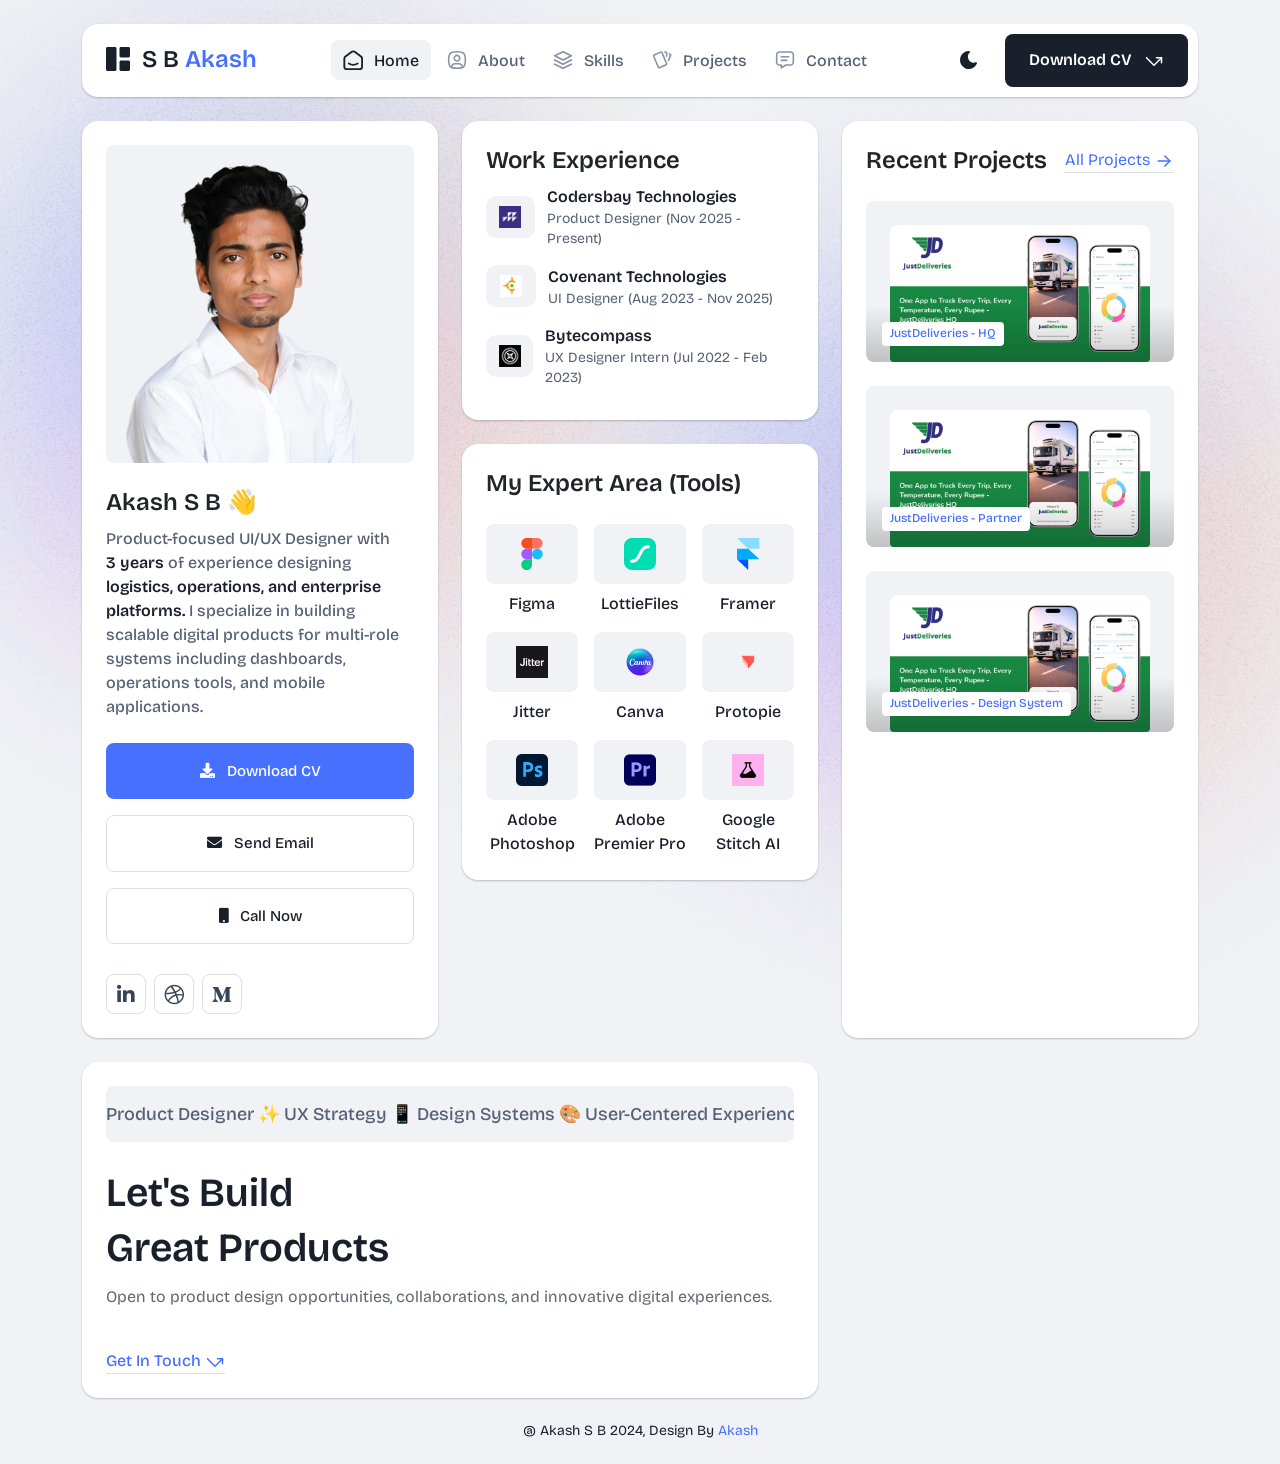
<file: index.html>
<!DOCTYPE html>
<html lang="en">

<head>
  <meta charset="UTF-8">
  <meta http-equiv="X-UA-Compatible" content="IE=edge">
  <title>Akash S B - Product Designer</title>
  <meta name="description" content="Akash Personal Portfolio">
  <meta name="viewport" content="width=device-width, initial-scale=1">

  <link rel="shortcut icon" type="image/x-icon" href="assets/img/favicon.svg">


  <!-- CSS here -->
  <link rel="stylesheet" href="assets/css/bootstrap.min.css">
  <link rel="stylesheet" href="assets/fontawsome/css/all.min.css">
  <link rel="stylesheet" href="assets/fontawsome/css/fontawesome.min.css">
  <link rel="stylesheet" href="assets/css/slick.css">
  <link rel="stylesheet" href="assets/css/magnific-popup.css">
  <link rel="stylesheet" href="assets/css/style.css">
  <link rel="stylesheet" href="assets/css/responsive.css">
</head>

<body>

  <div id="page-content">
    <!-- header part start -->
    <header class="header-area">
      <nav class="navbar">
        <div class="container">
          <div class="menu-container">
            <div class="logo">
              <a class="navbar-brand me-0" href="index.html">
                <svg width="24" height="24" viewBox="0 0 24 24" fill="none" xmlns="http://www.w3.org/2000/svg">
                  <path
                    d="M0 1.5C0 1.10218 0.158035 0.720644 0.43934 0.43934C0.720644 0.158035 1.10218 0 1.5 0L9 0C9.39782 0 9.77936 0.158035 10.0607 0.43934C10.342 0.720644 10.5 1.10218 10.5 1.5V22.5C10.5 22.8978 10.342 23.2794 10.0607 23.5607C9.77936 23.842 9.39782 24 9 24H1.5C1.10218 24 0.720644 23.842 0.43934 23.5607C0.158035 23.2794 0 22.8978 0 22.5V1.5ZM13.5 1.5C13.5 1.10218 13.658 0.720644 13.9393 0.43934C14.2206 0.158035 14.6022 0 15 0L22.5 0C22.8978 0 23.2794 0.158035 23.5607 0.43934C23.842 0.720644 24 1.10218 24 1.5V9C24 9.39782 23.842 9.77936 23.5607 10.0607C23.2794 10.342 22.8978 10.5 22.5 10.5H15C14.6022 10.5 14.2206 10.342 13.9393 10.0607C13.658 9.77936 13.5 9.39782 13.5 9V1.5ZM13.5 15C13.5 14.6022 13.658 14.2206 13.9393 13.9393C14.2206 13.658 14.6022 13.5 15 13.5H22.5C22.8978 13.5 23.2794 13.658 23.5607 13.9393C23.842 14.2206 24 14.6022 24 15V22.5C24 22.8978 23.842 23.2794 23.5607 23.5607C23.2794 23.842 22.8978 24 22.5 24H15C14.6022 24 14.2206 23.842 13.9393 23.5607C13.658 23.2794 13.5 22.8978 13.5 22.5V15Z"
                    class="logo-icon" />
                </svg>
                <span>S B <span class="primary"> Akash</span></span>
              </a>
            </div>
            <div class="navbar-main d-flex flex-grow-1">
              <div class="logo inner-logo d-block d-xl-none">
                <a class="navbar-brand me-0" href="index.html">
                  <svg width="24" height="24" viewBox="0 0 24 24" fill="none" xmlns="http://www.w3.org/2000/svg">
                    <path
                      d="M0 1.5C0 1.10218 0.158035 0.720644 0.43934 0.43934C0.720644 0.158035 1.10218 0 1.5 0L9 0C9.39782 0 9.77936 0.158035 10.0607 0.43934C10.342 0.720644 10.5 1.10218 10.5 1.5V22.5C10.5 22.8978 10.342 23.2794 10.0607 23.5607C9.77936 23.842 9.39782 24 9 24H1.5C1.10218 24 0.720644 23.842 0.43934 23.5607C0.158035 23.2794 0 22.8978 0 22.5V1.5ZM13.5 1.5C13.5 1.10218 13.658 0.720644 13.9393 0.43934C14.2206 0.158035 14.6022 0 15 0L22.5 0C22.8978 0 23.2794 0.158035 23.5607 0.43934C23.842 0.720644 24 1.10218 24 1.5V9C24 9.39782 23.842 9.77936 23.5607 10.0607C23.2794 10.342 22.8978 10.5 22.5 10.5H15C14.6022 10.5 14.2206 10.342 13.9393 10.0607C13.658 9.77936 13.5 9.39782 13.5 9V1.5ZM13.5 15C13.5 14.6022 13.658 14.2206 13.9393 13.9393C14.2206 13.658 14.6022 13.5 15 13.5H22.5C22.8978 13.5 23.2794 13.658 23.5607 13.9393C23.842 14.2206 24 14.6022 24 15V22.5C24 22.8978 23.842 23.2794 23.5607 23.5607C23.2794 23.842 22.8978 24 22.5 24H15C14.6022 24 14.2206 23.842 13.9393 23.5607C13.658 23.2794 13.5 22.8978 13.5 22.5V15Z"
                      class="logo-icon" />
                  </svg>
                  <span>S B <span class="primary"> Akash</span></span>
                </a>
              </div>
              <ul class="navbar-info mx-auto">
                <li class="nav-item">
                  <a class="nav-link active" aria-current="page" href="index.html">
                    <svg class="nav-icon" viewBox="0 0 15 15" fill="none" xmlns="http://www.w3.org/2000/svg">
                      <path
                        d="M13.475 4.92481L9.03083 1.46814C8.64082 1.16473 8.1608 1 7.66667 1C7.17254 1 6.69251 1.16473 6.3025 1.46814L1.8575 4.92481C1.59037 5.13254 1.37424 5.39858 1.22563 5.7026C1.07701 6.00662 0.99984 6.34058 1 6.67897V12.679C1 13.121 1.17559 13.5449 1.48816 13.8575C1.80072 14.17 2.22464 14.3456 2.66667 14.3456H12.6667C13.1087 14.3456 13.5326 14.17 13.8452 13.8575C14.1577 13.5449 14.3333 13.121 14.3333 12.679V6.67897C14.3333 5.99314 14.0167 5.34564 13.475 4.92481Z"
                        stroke-width="1.4" stroke-linecap="round" stroke-linejoin="round" />
                      <path d="M10.9753 10.1665C9.13359 11.2773 6.14859 11.2773 4.30859 10.1665" stroke-width="1.4"
                        stroke-linecap="round" stroke-linejoin="round" />
                    </svg>
                    <span>Home</span>
                  </a>
                </li>
                <li class="nav-item">
                  <a class="nav-link" href="about.html">
                    <svg class="nav-icon" viewBox="0 0 18 18" fill="none" xmlns="http://www.w3.org/2000/svg">
                      <path
                        d="M9 9.8335C9.66304 9.8335 10.2989 9.5701 10.7678 9.10126C11.2366 8.63242 11.5 7.99654 11.5 7.3335C11.5 6.67045 11.2366 6.03457 10.7678 5.56573C10.2989 5.09689 9.66304 4.8335 9 4.8335C8.33696 4.8335 7.70107 5.09689 7.23223 5.56573C6.76339 6.03457 6.5 6.67045 6.5 7.3335C6.5 7.99654 6.76339 8.63242 7.23223 9.10126C7.70107 9.5701 8.33696 9.8335 9 9.8335Z"
                        stroke-width="1.4" stroke-linecap="round" stroke-linejoin="round" />
                      <path
                        d="M9 1.5C15 1.5 16.5 3 16.5 9C16.5 15 15 16.5 9 16.5C3 16.5 1.5 15 1.5 9C1.5 3 3 1.5 9 1.5Z"
                        stroke-width="1.4" stroke-linecap="round" stroke-linejoin="round" />
                      <path
                        d="M4 15.7085V15.6668C4 14.7828 4.35119 13.9349 4.97631 13.3098C5.60143 12.6847 6.44928 12.3335 7.33333 12.3335H10.6667C11.5507 12.3335 12.3986 12.6847 13.0237 13.3098C13.6488 13.9349 14 14.7828 14 15.6668V15.7085"
                        stroke-width="1.4" stroke-linecap="round" stroke-linejoin="round" />
                    </svg>
                    About
                  </a>
                </li>
                <li class="nav-item">
                  <a class="nav-link" href="skills.html">
                    <svg class="nav-icon" viewBox="0 0 16 16" fill="none" xmlns="http://www.w3.org/2000/svg">
                      <path d="M7.99967 1.3335L1.33301 4.66683L7.99967 8.00016L14.6663 4.66683L7.99967 1.3335Z"
                        stroke-width="1.4" stroke-linecap="round" stroke-linejoin="round" />
                      <path d="M1.33301 8L7.99967 11.3333L14.6663 8" stroke-width="1.4" stroke-linecap="round"
                        stroke-linejoin="round" />
                      <path d="M1.33301 11.3335L7.99967 14.6668L14.6663 11.3335" stroke-width="1.4"
                        stroke-linecap="round" stroke-linejoin="round" />
                    </svg>
                    Skills
                  </a>
                </li>
                <li class="nav-item">
                  <a class="nav-link" href="portfolio.html">
                    <svg class="nav-icon" viewBox="0 0 18 17" fill="none" xmlns="http://www.w3.org/2000/svg">
                      <path
                        d="M2.00326 3.99733L7.95159 1.40649C8.04974 1.36442 8.15533 1.34243 8.26212 1.34181C8.3689 1.34119 8.47473 1.36196 8.57337 1.40289C8.67201 1.44382 8.76145 1.50408 8.83642 1.58013C8.9114 1.65617 8.97039 1.74646 9.00992 1.84566L13.1133 11.764C13.1985 11.9651 13.2014 12.1917 13.1213 12.3949C13.0412 12.5982 12.8845 12.7618 12.6849 12.8507L6.73742 15.4415C6.63922 15.4837 6.53356 15.5058 6.42668 15.5065C6.3198 15.5072 6.21387 15.4864 6.11514 15.4455C6.0164 15.4046 5.92688 15.3442 5.85184 15.2681C5.7768 15.192 5.71778 15.1016 5.67826 15.0023L1.57492 5.08316C1.48963 4.88204 1.48673 4.65546 1.56684 4.45222C1.64696 4.24898 1.80367 4.08616 2.00326 3.99733Z"
                        stroke-width="1.4" stroke-linecap="round" stroke-linejoin="round" />
                      <path
                        d="M11.5 1.3335H12.3333C12.5543 1.3335 12.7663 1.42129 12.9226 1.57757C13.0789 1.73385 13.1667 1.94582 13.1667 2.16683V5.0835"
                        stroke-width="1.4" stroke-linecap="round" stroke-linejoin="round" />
                      <path
                        d="M15.6663 3C15.8863 3.09333 16.0997 3.18083 16.3063 3.2625C16.5098 3.34882 16.6706 3.51241 16.7534 3.71729C16.8362 3.92217 16.8343 4.15155 16.748 4.355L14.833 8.83334"
                        stroke-width="1.4" stroke-linecap="round" stroke-linejoin="round" />
                    </svg>
                    Projects
                  </a>
                </li>
                <!-- <li class="nav-item">
                  <a class="nav-link" href="blog.html">
                    <svg class="nav-icon" viewBox="0 0 17 16" fill="none" xmlns="http://www.w3.org/2000/svg">
                      <path
                        d="M12.1663 6.16676L13.4163 4.91676C13.6352 4.69789 13.8088 4.43805 13.9273 4.15208C14.0457 3.86612 14.1067 3.55962 14.1067 3.25009C14.1067 2.94056 14.0457 2.63406 13.9273 2.3481C13.8088 2.06213 13.6352 1.80229 13.4163 1.58342C13.1975 1.36455 12.9376 1.19094 12.6517 1.07248C12.3657 0.954033 12.0592 0.893066 11.7497 0.893066C11.4401 0.893066 11.1336 0.954033 10.8477 1.07248C10.5617 1.19094 10.3019 1.36455 10.083 1.58342L1.33301 10.3334V13.6668H4.66634L6.33301 12.0001"
                        stroke-width="1.4" stroke-linecap="round" stroke-linejoin="round" />
                      <path
                        d="M13.0004 15.3335L15.7921 12.5968C15.9633 12.4307 16.0995 12.232 16.1926 12.0124C16.2857 11.7927 16.3339 11.5567 16.3343 11.3181C16.3347 11.0796 16.2873 10.8434 16.1948 10.6235C16.1024 10.4035 15.9669 10.2044 15.7963 10.0377C15.448 9.69712 14.9806 9.50602 14.4935 9.50509C14.0065 9.50415 13.5383 9.69346 13.1888 10.0327L13.0021 10.216L12.8163 10.0327C12.4681 9.69237 12.0008 9.50143 11.5139 9.50049C11.0271 9.49956 10.5591 9.68871 10.2096 10.0277C10.0383 10.1937 9.9021 10.3924 9.80891 10.612C9.71572 10.8316 9.66746 11.0677 9.667 11.3062C9.66653 11.5447 9.71386 11.781 9.80619 12.0009C9.89853 12.2209 10.034 12.4201 10.2046 12.5868L13.0004 15.3335Z"
                        stroke-width="1.4" stroke-linecap="round" stroke-linejoin="round" />
                    </svg>
                    Blog
                  </a>
                </li> -->
                <li class="nav-item">
                  <a class="nav-link" href="contact.html">
                    <svg class="nav-icon" viewBox="0 0 18 17" fill="none" xmlns="http://www.w3.org/2000/svg">
                      <path d="M5.66699 5.5H12.3337" stroke-width="1.4" stroke-linecap="round"
                        stroke-linejoin="round" />
                      <path d="M5.66699 8.8335H10.667" stroke-width="1.4" stroke-linecap="round"
                        stroke-linejoin="round" />
                      <path
                        d="M14 1.3335C14.663 1.3335 15.2989 1.59689 15.7678 2.06573C16.2366 2.53457 16.5 3.17045 16.5 3.8335V10.5002C16.5 11.1632 16.2366 11.7991 15.7678 12.2679C15.2989 12.7368 14.663 13.0002 14 13.0002H9.83333L5.66667 15.5002V13.0002H4C3.33696 13.0002 2.70107 12.7368 2.23223 12.2679C1.76339 11.7991 1.5 11.1632 1.5 10.5002V3.8335C1.5 3.17045 1.76339 2.53457 2.23223 2.06573C2.70107 1.59689 3.33696 1.3335 4 1.3335H14Z"
                        stroke-width="1.4" stroke-linecap="round" stroke-linejoin="round" />
                    </svg>
                    Contact
                  </a>
                </li>
              </ul>
              <div class="header-right-info d-flex align-items-center">
                <button class="theme-control-btn">
                  <span class="dark">
                    <svg width="24" height="24" viewBox="0 0 24 24" fill="none" xmlns="http://www.w3.org/2000/svg">
                      <path
                        d="M11.8005 3C10.207 3.0003 8.64356 3.44286 7.27683 4.28049C5.91011 5.11811 4.79139 6.31937 4.04002 7.75612C3.28865 9.19288 2.93281 10.8112 3.01046 12.4386C3.08811 14.0659 3.59633 15.6411 4.48091 16.9963C5.3655 18.3514 6.59326 19.4356 8.03324 20.1333C9.47322 20.8309 11.0714 21.1157 12.6573 20.9574C14.2432 20.7991 15.7573 20.2036 17.0381 19.2344C18.319 18.2652 19.3185 16.9587 19.9301 15.4542C20.2302 14.7162 19.5111 13.9746 18.7875 14.2752C17.5475 14.7888 16.1706 14.8418 14.8963 14.425C13.622 14.0082 12.5308 13.1479 11.8126 11.9937C11.0943 10.8396 10.7943 9.4645 10.9648 8.10764C11.1353 6.75077 11.7655 5.49792 12.7458 4.5669L12.8136 4.4949C13.2986 3.9279 12.913 3.0072 12.1464 3.0072H11.9122L11.8524 3.0018L11.7996 3H11.8005Z"
                        fill="#1A1F2C" />
                    </svg>
                    <small class="theme-text d-block d-xl-none">Change appearance</small>
                  </span>
                  <span class="light">
                    <svg width="24" height="24" viewBox="0 0 24 24" fill="none" xmlns="http://www.w3.org/2000/svg">
                      <path
                        d="M12 19C12.2449 19 12.4813 19.09 12.6644 19.2527C12.8474 19.4155 12.9643 19.6397 12.993 19.883L13 20V21C12.9997 21.2549 12.9021 21.5 12.7272 21.6854C12.5522 21.8707 12.313 21.9822 12.0586 21.9972C11.8042 22.0121 11.5536 21.9293 11.3582 21.7657C11.1627 21.6021 11.0371 21.3701 11.007 21.117L11 21V20C11 19.7348 11.1054 19.4804 11.2929 19.2929C11.4804 19.1054 11.7348 19 12 19Z"
                        fill="#FD7E41" />
                      <path
                        d="M18.3127 16.9099L18.4067 16.9929L19.1067 17.6929C19.2861 17.8729 19.3902 18.1144 19.398 18.3683C19.4057 18.6223 19.3165 18.8697 19.1485 19.0602C18.9804 19.2508 18.7462 19.3702 18.4933 19.3943C18.2403 19.4184 17.9877 19.3454 17.7867 19.1899L17.6927 19.1069L16.9927 18.4069C16.8202 18.2347 16.7165 18.0053 16.7012 17.7619C16.6859 17.5186 16.76 17.278 16.9097 17.0855C17.0593 16.893 17.2741 16.7618 17.5137 16.7166C17.7533 16.6713 18.0012 16.7152 18.2107 16.8399L18.3127 16.9099Z"
                        fill="#FD7E41" />
                      <path
                        d="M7.00747 16.993C7.17965 17.1652 7.28308 17.3943 7.29836 17.6373C7.31364 17.8803 7.23972 18.1206 7.09047 18.313L7.00747 18.407L6.30747 19.107C6.12751 19.2863 5.88604 19.3905 5.63209 19.3982C5.37814 19.406 5.13076 19.3168 4.94019 19.1487C4.74963 18.9807 4.63017 18.7464 4.60607 18.4935C4.58198 18.2406 4.65506 17.988 4.81047 17.787L4.89347 17.693L5.59347 16.993C5.781 16.8055 6.03531 16.7002 6.30047 16.7002C6.56563 16.7002 6.81994 16.8055 7.00747 16.993Z"
                        fill="#FD7E41" />
                      <path
                        d="M3.99987 11C4.25475 11.0003 4.4999 11.0979 4.68524 11.2728C4.87057 11.4478 4.9821 11.687 4.99704 11.9414C5.01198 12.1958 4.92919 12.4464 4.7656 12.6418C4.60201 12.8373 4.36996 12.9629 4.11687 12.993L3.99987 13H2.99987C2.74499 12.9997 2.49984 12.9021 2.3145 12.7272C2.12916 12.5522 2.01763 12.313 2.0027 12.0586C1.98776 11.8042 2.07054 11.5536 2.23413 11.3582C2.39772 11.1627 2.62977 11.0371 2.88287 11.007L2.99987 11H3.99987Z"
                        fill="#FD7E41" />
                      <path
                        d="M20.9999 11C21.2547 11.0003 21.4999 11.0979 21.6852 11.2728C21.8706 11.4478 21.9821 11.687 21.997 11.9414C22.012 12.1958 21.9292 12.4464 21.7656 12.6418C21.602 12.8373 21.37 12.9629 21.1169 12.993L20.9999 13H19.9999C19.745 12.9997 19.4998 12.9021 19.3145 12.7272C19.1292 12.5522 19.0176 12.313 19.0027 12.0586C18.9878 11.8042 19.0705 11.5536 19.2341 11.3582C19.3977 11.1627 19.6298 11.0371 19.8829 11.007L19.9999 11H20.9999Z"
                        fill="#FD7E41" />
                      <path
                        d="M6.21264 4.80985L6.30664 4.89285L7.00664 5.59285C7.18599 5.77281 7.29011 6.01429 7.29787 6.26824C7.30562 6.52219 7.21642 6.76957 7.04839 6.96013C6.88036 7.1507 6.64609 7.27016 6.39316 7.29425C6.14024 7.31834 5.88763 7.24526 5.68664 7.08985L5.59264 7.00685L4.89264 6.30685C4.72073 6.13453 4.61757 5.90543 4.6025 5.66248C4.58744 5.41954 4.6615 5.17945 4.8108 4.98721C4.9601 4.79497 5.1744 4.66378 5.41351 4.61824C5.65262 4.57271 5.90013 4.61594 6.10964 4.73985L6.21264 4.80985Z"
                        fill="#FD7E41" />
                      <path
                        d="M19.1071 4.89288C19.2793 5.06508 19.3827 5.29418 19.398 5.5372C19.4132 5.78023 19.3393 6.02048 19.1901 6.21288L19.1071 6.30688L18.4071 7.00688C18.2271 7.18623 17.9856 7.29036 17.7317 7.29811C17.4777 7.30587 17.2304 7.21667 17.0398 7.04864C16.8492 6.8806 16.7298 6.64633 16.7057 6.39341C16.6816 6.14049 16.7547 5.88788 16.9101 5.68688L16.9931 5.59288L17.6931 4.89288C17.8806 4.70541 18.1349 4.6001 18.4001 4.6001C18.6652 4.6001 18.9196 4.70541 19.1071 4.89288Z"
                        fill="#FD7E41" />
                      <path
                        d="M12 2C12.2449 2.00003 12.4813 2.08996 12.6644 2.25272C12.8474 2.41547 12.9643 2.63975 12.993 2.883L13 3V4C12.9997 4.25488 12.9021 4.50003 12.7272 4.68537C12.5522 4.8707 12.313 4.98223 12.0586 4.99717C11.8042 5.01211 11.5536 4.92933 11.3582 4.76573C11.1627 4.60214 11.0371 4.3701 11.007 4.117L11 4V3C11 2.73478 11.1054 2.48043 11.2929 2.29289C11.4804 2.10536 11.7348 2 12 2Z"
                        fill="#FD7E41" />
                      <path
                        d="M12 7C12.9797 6.99994 13.9378 7.28769 14.7553 7.8275C15.5729 8.36731 16.2138 9.1354 16.5986 10.0364C16.9833 10.9373 17.0949 11.9315 16.9195 12.8953C16.7441 13.8592 16.2893 14.7502 15.6118 15.4579C14.9343 16.1655 14.0638 16.6585 13.1085 16.8756C12.1532 17.0928 11.1552 17.0245 10.2383 16.6793C9.3215 16.334 8.52629 15.7271 7.95146 14.9338C7.37663 14.1405 7.04752 13.1958 7.005 12.217L7 12L7.005 11.783C7.06092 10.4958 7.61161 9.27978 8.54222 8.38866C9.47284 7.49754 10.7115 7.00007 12 7Z"
                        fill="#FD7E41" />
                    </svg>
                    <small class="theme-text d-block d-xl-none">Change appearance</small>
                  </span>
                </button>
                <a href="assets/img/images/Akash S B.pdf" download="" class="lets-talk-btn">
                  Download CV
                  <svg class="icon" width="20" height="20" viewBox="0 0 20 20" fill="none"
                    xmlns="http://www.w3.org/2000/svg">
                    <path d="M17.5 11.6665V6.6665H12.5" stroke="white" stroke-width="1.5" stroke-linecap="round"
                      stroke-linejoin="round" />
                    <path d="M17.5 6.6665L10 14.1665L2.5 6.6665" stroke="white" stroke-width="1.5"
                      stroke-linecap="round" stroke-linejoin="round" />
                  </svg>
                </a>
              </div>
            </div>
            <div class="mobile-menu-overlay d-block d-lg-none"></div>
            <div class="mobile-menu-control-bar d-block d-xl-none">
              <button class="mobile-menu-control-bar">
                <i class="fas fa-bars"></i>
              </button>
            </div>
          </div>
        </div>
      </nav>
    </header>
    <!-- header part end -->

    <!-- main area part start -->
    <main>
      <section class="home-area">
        <div class="container">
          <div class="row g-4">
            <div class="col-xl-4">
              <div class="card profile-card">
                <div class="card-body">
                  <div class="image text-center">
                    <img src="assets/img/images/profile.png" class="img-fluid" alt="profile">
                  </div>
                  <div class="text">
                    <h3 class="card-title">Akash S B 👋</h3>
                    <p>
                      Product-focused UI/UX Designer with <span>3 years </span> of experience designing
                      <span style="display: inline;">logistics, operations, and enterprise platforms.</span>

                      I specialize in building scalable digital
                      products for multi-role systems including dashboards, operations tools, and mobile
                      applications.
                    </p>
                    <div class="common-button-groups">
                      <a class="btn btn-call" href="assets/img/images/Akash S B.pdf" download style="width: 100%;">
                        <i class="fas fa-download icon"></i>
                        Download CV
                      </a>
                      <a class="btn btn-copy mt-3" href="mailto:akashgvp@gmail.com" style="width: 100%;">
                        <i class="fas fa-envelope icon"></i>
                        Send Email
                      </a>
                      <a class="btn btn-copy mt-3" href="tel:+917092570915" style="width: 100%;">
                        <i class="fas fa-mobile icon"></i>
                        Call Now
                      </a>
                    </div>



                    <div class="social-media-icon">
                      <ul class="list-unstyled">
                        <li>
                          <a href="https://www.linkedin.com/in/akash-sb-7623b2216" target="_blank">
                            <i class="fab fa-linkedin-in"></i>
                          </a>
                        </li>
                        <li>
                          <a href="https://dribbble.com/Akashgvp" target="_blank">
                            <i class="fab fa-dribbble"></i>
                          </a>
                        </li>
                        <li>
                          <a href="https://medium.com/@akash_1426" target="_blank">
                            <i class="fab fa-medium-m"></i>
                          </a>
                        </li>
                      </ul>
                    </div>
                  </div>
                </div>
              </div>
            </div>
            <div class="col-xl-4">
              <div class="row g-4">
                <div class="col-lg-12">
                  <div class="card">
                    <div class="card-body work-experiance-card">
                      <h3 class="card-title">Work Experience</h3>
                      <div class="work-experiance-main">
                        <ul class="work-experiance-slider list-unstyled">
                          <li>

                            <div class="info">
                              <div class="icon">
                                <img src="assets/img/images/cbt.jpg" alt="cbt">
                              </div>
                              <div class="text">
                                <h4 class="title">Codersbay Technologies </h4>
                                <h6 class="subtitle">Product Designer (Nov 2025 - Present)</h6>

                              </div>
                            </div>
                          </li>
                          <li>

                            <div class="info">
                              <div class="icon">
                                <img src="assets/img/images/ct.jpg" alt="ct">
                              </div>
                              <div class="text">
                                <h4 class="title">Covenant Technologies
                                </h4>
                                <h6 class="subtitle">UI Designer (Aug 2023 - Nov 2025)</h6>
                              </div>
                            </div>
                          </li>
                          <li>

                            <div class="info">
                              <div class="icon">
                                <img src="assets/img/images/byte.jpg" alt="bt">
                              </div>
                              <div class="text">
                                <h4 class="title">Bytecompass
                                </h4>
                                <h6 class="subtitle">UX Designer Intern (Jul 2022 - Feb 2023)
                                </h6>
                              </div>
                            </div>

                          </li>

                        </ul>

                        <ul class="work-experiance-slider list-unstyled">
                          <li>

                            <div class="info">
                              <div class="icon">
                                <img src="assets/img/images/cbt.jpg" alt="cbt">
                              </div>
                              <div class="text">
                                <h4 class="title">Codersbay Technologies </h4>
                                <h6 class="subtitle">Product Designer (Nov 2025 - Present)</h6>

                              </div>
                            </div>
                          </li>
                          <li>

                            <div class="info">
                              <div class="icon">
                                <img src="assets/img/images/ct.jpg" alt="ct">
                              </div>
                              <div class="text">
                                <h4 class="title">Covenant Technologies
                                </h4>
                                <h6 class="subtitle">UI Designer (Aug 2023 - Nov 2025)</h6>
                              </div>
                            </div>
                          </li>
                          <li>

                            <div class="info">
                              <div class="icon">
                                <img src="assets/img/images/byte.jpg" alt="bt">
                              </div>
                              <div class="text">
                                <h4 class="title">Bytecompass
                                </h4>
                                <h6 class="subtitle">UX Designer Intern (Jul 2022 - Feb 2023)
                                </h6>
                              </div>
                            </div>

                          </li>

                        </ul>

                      </div>
                    </div>
                  </div>
                </div>
                <div class="col-lg-12">
                  <div class="card expertise-card">
                    <div class="card-body">
                      <h3 class="card-title">My Expert Area (Tools)
                      </h3>
                      <div class="expertise-main mt-24">
                        <div class="row g-3">
                          <div class="col-xl-4 col-md-4 col-sm-6 col-6">
                            <div class="expertise-item">
                              <div class="image text-center">
                                <img src="assets/img/icons/figma.svg" alt="figma">
                              </div>
                              <div class="text">
                                <h4 class="title">Figma</h4>
                              </div>
                            </div>
                          </div>
                          <div class="col-xl-4 col-md-4 col-sm-6 col-6">
                            <div class="expertise-item">
                              <div class="image text-center">
                                <img src="assets/img/images/lottie.png" alt="framer">
                              </div>
                              <div class="text">
                                <h4 class="title">LottieFiles</h4>
                              </div>
                            </div>
                          </div>
                          <div class="col-xl-4 col-md-4 col-sm-6 col-6">
                            <div class="expertise-item">
                              <div class="image text-center">
                                <img src="assets/img/icons/framer.svg" alt="framer">
                              </div>
                              <div class="text">
                                <h4 class="title">Framer</h4>
                              </div>
                            </div>
                          </div>
                          <div class="col-xl-4 col-md-4 col-sm-6 col-6">
                            <div class="expertise-item">
                              <div class="image text-center">
                                <img src="assets/img/images/jitter.png" alt="notion">
                              </div>
                              <div class="text">
                                <h4 class="title">Jitter</h4>
                              </div>
                            </div>
                          </div>
                          <div class="col-xl-4 col-md-4 col-sm-6 col-6">
                            <div class="expertise-item">
                              <div class="image text-center">
                                <img src="assets/img/images/canva.webp" alt="micro">
                              </div>
                              <div class="text">
                                <h4 class="title">Canva</h4>
                              </div>
                            </div>
                          </div>

                          <div class="col-xl-4 col-md-4 col-sm-6 col-6">
                            <div class="expertise-item">
                              <div class="image text-center">
                                <img src="assets/img/images/protopie.png" alt="webflow">
                              </div>
                              <div class="text">
                                <h4 class="title">Protopie</h4>
                              </div>
                            </div>
                          </div>
                          <div class="col-xl-4 col-md-4 col-sm-6 col-6">
                            <div class="expertise-item">
                              <div class="image text-center">
                                <img src="assets/img/images/Adobe_Photoshop_CC_icon.svg.png" alt="framer">
                              </div>
                              <div class="text">
                                <h4 class="title">Adobe Photoshop</h4>
                              </div>
                            </div>
                          </div>
                          <div class="col-xl-4 col-md-4 col-sm-6 col-6">
                            <div class="expertise-item">
                              <div class="image text-center">
                                <img src="assets/img/images/pr.png" alt="framer">
                              </div>
                              <div class="text">
                                <h4 class="title">Adobe Premier Pro</h4>
                              </div>
                            </div>
                          </div>
                          <div class="col-xl-4 col-md-4 col-sm-6 col-6">
                            <div class="expertise-item">
                              <div class="image text-center">
                                <img src="assets/img/images/stitch.png" alt="framer">
                              </div>
                              <div class="text">
                                <h4 class="title">Google Stitch AI</h4>
                              </div>
                            </div>
                          </div>

                        </div>
                      </div>
                    </div>
                  </div>
                </div>
              </div>
            </div>
            <div class="col-xl-4">
              <div class="card card-projects">
                <div class="card-body">

                  <h3 class="card-title">Recent Projects <a class="link-btn" href="portfolio.html">All Projects
                      <svg class="icon" width="20" height="20" viewBox="0 0 20 20" fill="none"
                        xmlns="http://www.w3.org/2000/svg">
                        <path d="M4.16699 10H15.8337" stroke="#4770FF" stroke-width="1.5" stroke-linecap="round"
                          stroke-linejoin="round" />
                        <path d="M10.833 15L15.833 10" stroke="#4770FF" stroke-width="1.5" stroke-linecap="round"
                          stroke-linejoin="round" />
                        <path d="M10.833 5L15.833 10" stroke="#4770FF" stroke-width="1.5" stroke-linecap="round"
                          stroke-linejoin="round" />
                      </svg>

                    </a></h3>
                  <div class="projects-main mt-24">
                    <div class="row g-4 parent-container">
                      <div class="col-lg-12">
                        <div class="project-item">
                          <div class="image">
                            <img src="assets/img/images/banner.jpg" alt="project-1" class="img-fluid w-100">
                            <!-- <a href="assets/img/images/banner.jpg"
                              class="gallery-popup full-image-preview parent-container">
                              <svg class="icon" xmlns="http://www.w3.org/2000/svg" viewBox="0 0 20 20" fill="none"
                                stroke="currentColor" stroke-linecap="round" stroke-linejoin="round" stroke-width="1.5">
                                <path d="M10 4.167v11.666M4.167 10h11.666"></path>
                              </svg>
                            </a> -->
                            <div class="info">
                              <a target="_blank"
                                href="https://medium.com/@akash_1426/one-app-to-track-every-trip-every-temperature-every-rupee-justdeliveries-hq-2262d507093d">
                                <span class="category">JustDeliveries - HQ</span>
                              </a>

                            </div>
                          </div>
                        </div>
                      </div>
                      <div class="col-lg-12">
                        <div class="project-item">
                          <div class="image">
                            <img src="assets/img/images/banner.jpg" alt="project-1" class="img-fluid w-100">
                            <!-- <a href="assets/img/images/banner.jpg"
                              class="gallery-popup full-image-preview parent-container">
                              <svg class="icon" xmlns="http://www.w3.org/2000/svg" viewBox="0 0 20 20" fill="none"
                                stroke="currentColor" stroke-linecap="round" stroke-linejoin="round" stroke-width="1.5">
                                <path d="M10 4.167v11.666M4.167 10h11.666"></path>
                              </svg>
                            </a> -->
                            <div class="info">
                              <span class="category">JustDeliveries - Partner</span>
                            </div>
                          </div>
                        </div>
                      </div>
                      <div class="col-lg-12">
                        <div class="project-item">
                          <div class="image">
                            <img src="assets/img/images/banner.jpg" alt="project-1" class="img-fluid w-100">
                            <!-- <a href="assets/img/images/banner.jpg"
                              class="gallery-popup full-image-preview parent-container">
                              <svg class="icon" xmlns="http://www.w3.org/2000/svg" viewBox="0 0 20 20" fill="none"
                                stroke="currentColor" stroke-linecap="round" stroke-linejoin="round" stroke-width="1.5">
                                <path d="M10 4.167v11.666M4.167 10h11.666"></path>
                              </svg>
                            </a> -->
                            <div class="info">
                              <span class="category">JustDeliveries - Design System</span>
                            </div>
                          </div>
                        </div>
                      </div>
                    </div>
                  </div>
                </div>
              </div>
            </div>
          </div>
          <div class="services-area mt-24">
            <div class="row g-4">
              <!-- <div class="col-xl-8">
                <div class="card services-card">
                  <div class="card-body">
                    <h3 class="card-title">Services I Offered
                      <a class="link-btn" href="skills.html"> See All Services
                        <svg class="icon" width="20" height="20" viewBox="0 0 20 20" fill="none"
                          xmlns="http://www.w3.org/2000/svg">
                          <path d="M4.16699 10H15.8337" stroke="#4770FF" stroke-width="1.5" stroke-linecap="round"
                            stroke-linejoin="round" />
                          <path d="M10.833 15L15.833 10" stroke="#4770FF" stroke-width="1.5" stroke-linecap="round"
                            stroke-linejoin="round" />
                          <path d="M10.833 5L15.833 10" stroke="#4770FF" stroke-width="1.5" stroke-linecap="round"
                            stroke-linejoin="round" />
                        </svg>

                      </a>
                    </h3>
                    <div class="services-main mt-24">
                      <div class="row g-4">
                        <div class="col-md-3 col-sm-6 col-6">
                          <div class="services-item text-center">
                            <div class="image">
                              <img src="assets/img/icons/ui-ux.svg" alt="ui-ux">
                            </div>
                            <div class="text">
                              <h3 class="title">UI UX Design</h3>
                            </div>
                          </div>
                        </div>
                        <div class="col-md-3 col-sm-6 col-6">
                          <div class="services-item text-center">
                            <div class="image">
                              <img src="assets/img/icons/app.svg" alt="app">
                            </div>
                            <div class="text">
                              <h3 class="title">Mobile App</h3>
                            </div>
                          </div>
                        </div>
                        <div class="col-md-3 col-sm-6 col-6">
                          <div class="services-item text-center">
                            <div class="image">
                              <img src="assets/img/icons/prd-design.svg" alt="prd-design">
                            </div>
                            <div class="text">
                              <h3 class="title">Product Design</h3>
                            </div>
                          </div>
                        </div>
                        <div class="col-md-3 col-sm-6 col-6">
                          <div class="services-item text-center">
                            <div class="image">
                              <img src="assets/img/icons/branding.svg" alt="branding">
                            </div>
                            <div class="text">
                              <h3 class="title">Branding</h3>
                            </div>
                          </div>
                        </div>
                      </div>
                    </div>
                  </div>
                </div>
              </div> -->
              <div class="col-xl-8">
                <div class="card lets-talk-together-card">
                  <div class="card-body">
                    <div class="scrolling-info">
                      <div class="slider-item">
                        <p>
                          Product Designer ✨ UX Strategy 📱 Design Systems 🎨 User-Centered Experiences 🚀 Product
                          Designer ✨ UX Strategy 📱 Design Systems 🎨
                        </p>
                      </div>
                    </div>

                    <h3 class="card-title">
                      Let's Build
                      <span class="d-block">Great Products</span>
                    </h3>

                    <p class="mb-4">
                      Open to product design opportunities, collaborations, and innovative digital experiences.
                    </p>

                    <a class="link-btn" href="contact.html">
                      Get In Touch
                      <svg class="icon" width="20" height="20" viewBox="0 0 20 20" fill="none"
                        xmlns="http://www.w3.org/2000/svg">
                        <path d="M17.5 11.6665V6.6665H12.5" stroke-width="1.5" stroke-linecap="round"
                          stroke-linejoin="round" />
                        <path d="M17.5 6.6665L10 14.1665L2.5 6.6665" stroke-width="1.5" stroke-linecap="round"
                          stroke-linejoin="round" />
                      </svg>
                    </a>
                  </div>
                </div>
              </div>
            </div>
          </div>
        </div>
      </section>
      <!-- background shape area start -->
      <div class="background-shapes">
        <div class="shape-1 common-shape">
          <img src="assets/img/bg/banner-shape-1.png" alt="banner-shape-1">
        </div>
        <div class="shape-2 common-shape">
          <img src="assets/img/bg/banner-shape-1.png" alt="banner-shape-1">
        </div>
        <div class="threed-shape-1 move-with-cursor" data-value="1">
          <img src="assets/img/bg/object-3d-1.png" alt="object-3d-1">
        </div>
        <div class="threed-shape-2 move-with-cursor" data-value="1">
          <img src="assets/img/bg/object-3d-2.png" alt="object-3d-2">
        </div>
      </div>
      <!-- background shape area end -->
    </main>
    <!-- main area part end -->

    <!-- footer part start -->
    <footer class="footer-area">
      <div class="container">
        <div class="text text-center">
          <p>@ Akash S B 2024, Design By <a href="#">Akash</a></p>
        </div>
      </div>
    </footer>
    <!-- footer part end -->
  </div>

  <!-- JS here -->
  <script src="assets/js/vendor/jquery-3.6.0.min.js"></script>
  <script src="assets/js/bootstrap.bundle.min.js"></script>
  <script src="assets/js/jquery.magnific-popup.min.js"></script>
  <script src="assets/js/ajax-form.js"></script>
  <script src="assets/js/clipboard.min.js"></script>
  <script src="assets/js/slick.min.js"></script>
  <script src="assets/js/script.js"></script>
</body>



</html>
</file>
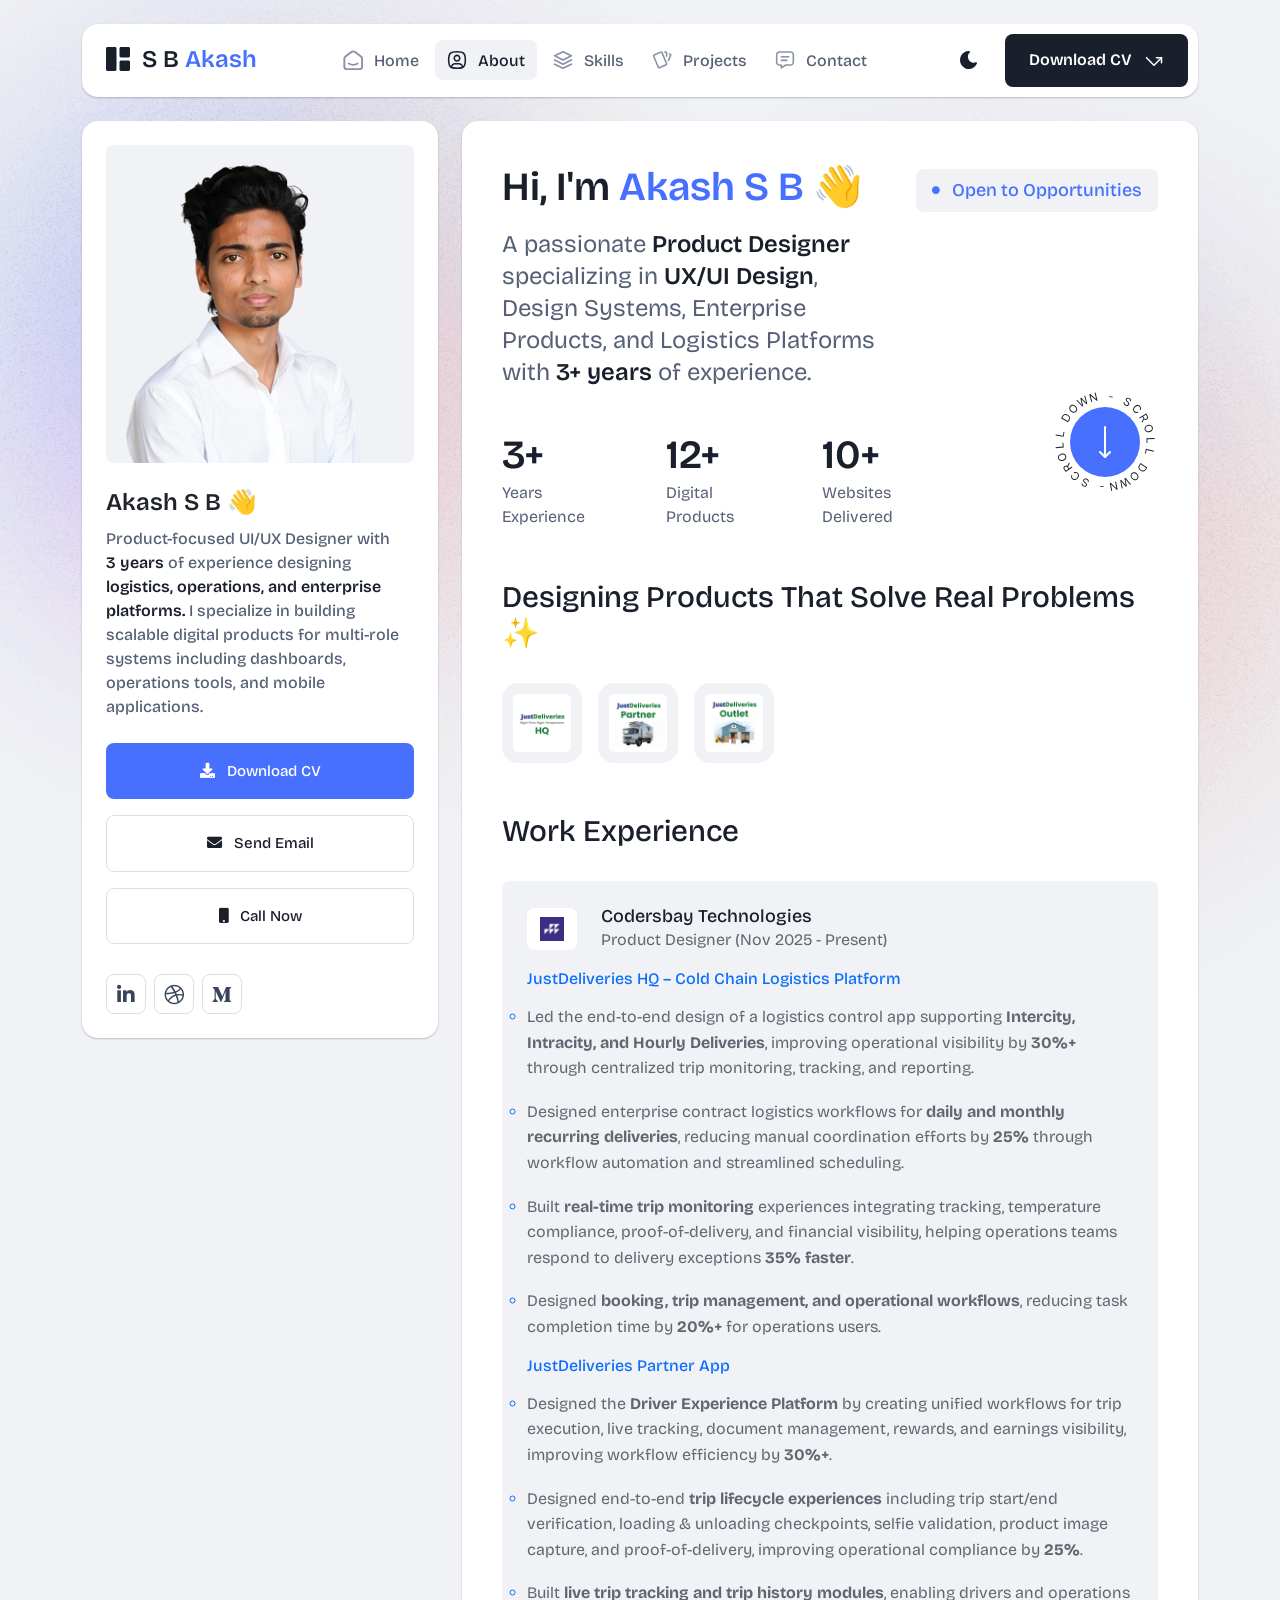
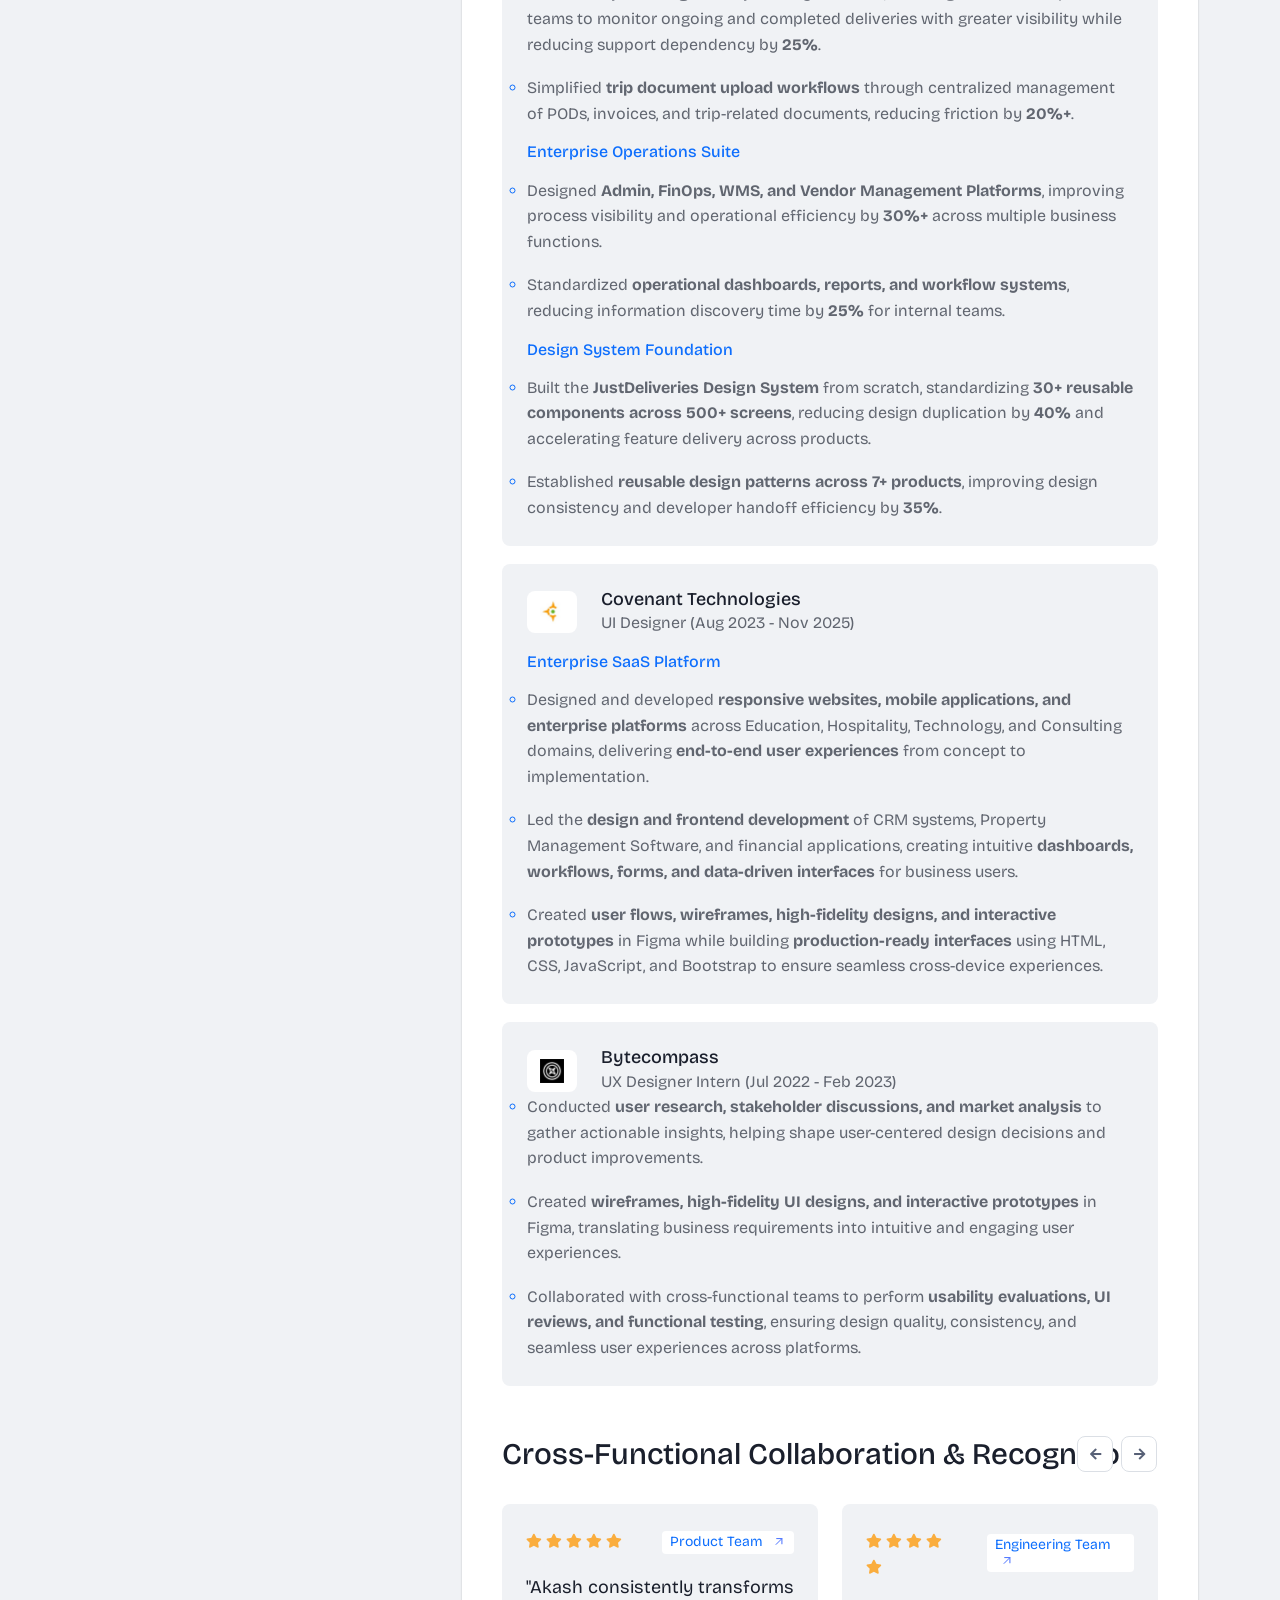
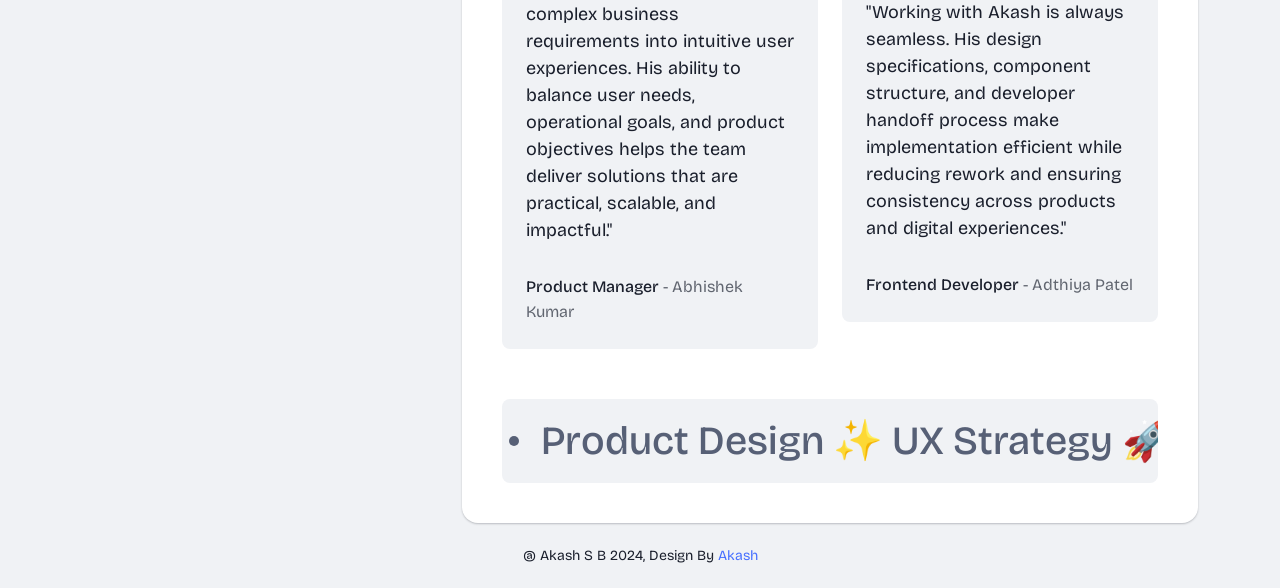
<file: about.html>
<!DOCTYPE html>
<html lang="en">


<head>
  <meta charset="UTF-8">
  <meta http-equiv="X-UA-Compatible" content="IE=edge">
  <title>Akash S B - Product Designer</title>
  <meta name="description" content="Akash Personal Portfolio">
  <meta name="viewport" content="width=device-width, initial-scale=1">

  <link rel="shortcut icon" type="image/x-icon" href="assets/img/favicon.svg">


  <!-- CSS here -->
  <link rel="stylesheet" href="assets/css/bootstrap.min.css">
  <link rel="stylesheet" href="assets/fontawsome/css/all.min.css">
  <link rel="stylesheet" href="assets/fontawsome/css/fontawesome.min.css">
  <link rel="stylesheet" href="assets/css/slick.css">
  <link rel="stylesheet" href="assets/css/magnific-popup.css">
  <link rel="stylesheet" href="assets/css/style.css">
  <link rel="stylesheet" href="assets/css/responsive.css">
</head>

<body>
  <div id="page-content">
    <!-- header part start -->
    <header class="header-area">
      <nav class="navbar">
        <div class="container">
          <div class="menu-container">
            <div class="logo">
              <a class="navbar-brand me-0" href="index.html">
                <svg width="24" height="24" viewBox="0 0 24 24" fill="none" xmlns="http://www.w3.org/2000/svg">
                  <path
                    d="M0 1.5C0 1.10218 0.158035 0.720644 0.43934 0.43934C0.720644 0.158035 1.10218 0 1.5 0L9 0C9.39782 0 9.77936 0.158035 10.0607 0.43934C10.342 0.720644 10.5 1.10218 10.5 1.5V22.5C10.5 22.8978 10.342 23.2794 10.0607 23.5607C9.77936 23.842 9.39782 24 9 24H1.5C1.10218 24 0.720644 23.842 0.43934 23.5607C0.158035 23.2794 0 22.8978 0 22.5V1.5ZM13.5 1.5C13.5 1.10218 13.658 0.720644 13.9393 0.43934C14.2206 0.158035 14.6022 0 15 0L22.5 0C22.8978 0 23.2794 0.158035 23.5607 0.43934C23.842 0.720644 24 1.10218 24 1.5V9C24 9.39782 23.842 9.77936 23.5607 10.0607C23.2794 10.342 22.8978 10.5 22.5 10.5H15C14.6022 10.5 14.2206 10.342 13.9393 10.0607C13.658 9.77936 13.5 9.39782 13.5 9V1.5ZM13.5 15C13.5 14.6022 13.658 14.2206 13.9393 13.9393C14.2206 13.658 14.6022 13.5 15 13.5H22.5C22.8978 13.5 23.2794 13.658 23.5607 13.9393C23.842 14.2206 24 14.6022 24 15V22.5C24 22.8978 23.842 23.2794 23.5607 23.5607C23.2794 23.842 22.8978 24 22.5 24H15C14.6022 24 14.2206 23.842 13.9393 23.5607C13.658 23.2794 13.5 22.8978 13.5 22.5V15Z"
                    class="logo-icon" />
                </svg>
                <span>S B <span class="primary"> Akash</span></span>
              </a>
            </div>
            <div class="navbar-main d-flex flex-grow-1">
              <div class="logo inner-logo d-block d-xl-none">
                <a class="navbar-brand me-0" href="index.html">
                  <svg width="24" height="24" viewBox="0 0 24 24" fill="none" xmlns="http://www.w3.org/2000/svg">
                    <path
                      d="M0 1.5C0 1.10218 0.158035 0.720644 0.43934 0.43934C0.720644 0.158035 1.10218 0 1.5 0L9 0C9.39782 0 9.77936 0.158035 10.0607 0.43934C10.342 0.720644 10.5 1.10218 10.5 1.5V22.5C10.5 22.8978 10.342 23.2794 10.0607 23.5607C9.77936 23.842 9.39782 24 9 24H1.5C1.10218 24 0.720644 23.842 0.43934 23.5607C0.158035 23.2794 0 22.8978 0 22.5V1.5ZM13.5 1.5C13.5 1.10218 13.658 0.720644 13.9393 0.43934C14.2206 0.158035 14.6022 0 15 0L22.5 0C22.8978 0 23.2794 0.158035 23.5607 0.43934C23.842 0.720644 24 1.10218 24 1.5V9C24 9.39782 23.842 9.77936 23.5607 10.0607C23.2794 10.342 22.8978 10.5 22.5 10.5H15C14.6022 10.5 14.2206 10.342 13.9393 10.0607C13.658 9.77936 13.5 9.39782 13.5 9V1.5ZM13.5 15C13.5 14.6022 13.658 14.2206 13.9393 13.9393C14.2206 13.658 14.6022 13.5 15 13.5H22.5C22.8978 13.5 23.2794 13.658 23.5607 13.9393C23.842 14.2206 24 14.6022 24 15V22.5C24 22.8978 23.842 23.2794 23.5607 23.5607C23.2794 23.842 22.8978 24 22.5 24H15C14.6022 24 14.2206 23.842 13.9393 23.5607C13.658 23.2794 13.5 22.8978 13.5 22.5V15Z"
                      class="logo-icon" />
                  </svg>
                  <span>S B <span class="primary"> Akash</span></span>
                </a>
              </div>
              <ul class="navbar-info mx-auto">
                <li class="nav-item">
                  <a class="nav-link " aria-current="page" href="index.html">
                    <svg class="nav-icon" viewBox="0 0 15 15" fill="none" xmlns="http://www.w3.org/2000/svg">
                      <path
                        d="M13.475 4.92481L9.03083 1.46814C8.64082 1.16473 8.1608 1 7.66667 1C7.17254 1 6.69251 1.16473 6.3025 1.46814L1.8575 4.92481C1.59037 5.13254 1.37424 5.39858 1.22563 5.7026C1.07701 6.00662 0.99984 6.34058 1 6.67897V12.679C1 13.121 1.17559 13.5449 1.48816 13.8575C1.80072 14.17 2.22464 14.3456 2.66667 14.3456H12.6667C13.1087 14.3456 13.5326 14.17 13.8452 13.8575C14.1577 13.5449 14.3333 13.121 14.3333 12.679V6.67897C14.3333 5.99314 14.0167 5.34564 13.475 4.92481Z"
                        stroke-width="1.4" stroke-linecap="round" stroke-linejoin="round" />
                      <path d="M10.9753 10.1665C9.13359 11.2773 6.14859 11.2773 4.30859 10.1665" stroke-width="1.4"
                        stroke-linecap="round" stroke-linejoin="round" />
                    </svg>
                    <span>Home</span>
                  </a>
                </li>
                <li class="nav-item">
                  <a class="nav-link active" href="about.html">
                    <svg class="nav-icon" viewBox="0 0 18 18" fill="none" xmlns="http://www.w3.org/2000/svg">
                      <path
                        d="M9 9.8335C9.66304 9.8335 10.2989 9.5701 10.7678 9.10126C11.2366 8.63242 11.5 7.99654 11.5 7.3335C11.5 6.67045 11.2366 6.03457 10.7678 5.56573C10.2989 5.09689 9.66304 4.8335 9 4.8335C8.33696 4.8335 7.70107 5.09689 7.23223 5.56573C6.76339 6.03457 6.5 6.67045 6.5 7.3335C6.5 7.99654 6.76339 8.63242 7.23223 9.10126C7.70107 9.5701 8.33696 9.8335 9 9.8335Z"
                        stroke-width="1.4" stroke-linecap="round" stroke-linejoin="round" />
                      <path
                        d="M9 1.5C15 1.5 16.5 3 16.5 9C16.5 15 15 16.5 9 16.5C3 16.5 1.5 15 1.5 9C1.5 3 3 1.5 9 1.5Z"
                        stroke-width="1.4" stroke-linecap="round" stroke-linejoin="round" />
                      <path
                        d="M4 15.7085V15.6668C4 14.7828 4.35119 13.9349 4.97631 13.3098C5.60143 12.6847 6.44928 12.3335 7.33333 12.3335H10.6667C11.5507 12.3335 12.3986 12.6847 13.0237 13.3098C13.6488 13.9349 14 14.7828 14 15.6668V15.7085"
                        stroke-width="1.4" stroke-linecap="round" stroke-linejoin="round" />
                    </svg>
                    About
                  </a>
                </li>
                <li class="nav-item">
                  <a class="nav-link" href="skills.html">
                    <svg class="nav-icon" viewBox="0 0 16 16" fill="none" xmlns="http://www.w3.org/2000/svg">
                      <path d="M7.99967 1.3335L1.33301 4.66683L7.99967 8.00016L14.6663 4.66683L7.99967 1.3335Z"
                        stroke-width="1.4" stroke-linecap="round" stroke-linejoin="round" />
                      <path d="M1.33301 8L7.99967 11.3333L14.6663 8" stroke-width="1.4" stroke-linecap="round"
                        stroke-linejoin="round" />
                      <path d="M1.33301 11.3335L7.99967 14.6668L14.6663 11.3335" stroke-width="1.4"
                        stroke-linecap="round" stroke-linejoin="round" />
                    </svg>
                    Skills
                  </a>
                </li>
                <li class="nav-item">
                  <a class="nav-link" href="portfolio.html">
                    <svg class="nav-icon" viewBox="0 0 18 17" fill="none" xmlns="http://www.w3.org/2000/svg">
                      <path
                        d="M2.00326 3.99733L7.95159 1.40649C8.04974 1.36442 8.15533 1.34243 8.26212 1.34181C8.3689 1.34119 8.47473 1.36196 8.57337 1.40289C8.67201 1.44382 8.76145 1.50408 8.83642 1.58013C8.9114 1.65617 8.97039 1.74646 9.00992 1.84566L13.1133 11.764C13.1985 11.9651 13.2014 12.1917 13.1213 12.3949C13.0412 12.5982 12.8845 12.7618 12.6849 12.8507L6.73742 15.4415C6.63922 15.4837 6.53356 15.5058 6.42668 15.5065C6.3198 15.5072 6.21387 15.4864 6.11514 15.4455C6.0164 15.4046 5.92688 15.3442 5.85184 15.2681C5.7768 15.192 5.71778 15.1016 5.67826 15.0023L1.57492 5.08316C1.48963 4.88204 1.48673 4.65546 1.56684 4.45222C1.64696 4.24898 1.80367 4.08616 2.00326 3.99733Z"
                        stroke-width="1.4" stroke-linecap="round" stroke-linejoin="round" />
                      <path
                        d="M11.5 1.3335H12.3333C12.5543 1.3335 12.7663 1.42129 12.9226 1.57757C13.0789 1.73385 13.1667 1.94582 13.1667 2.16683V5.0835"
                        stroke-width="1.4" stroke-linecap="round" stroke-linejoin="round" />
                      <path
                        d="M15.6663 3C15.8863 3.09333 16.0997 3.18083 16.3063 3.2625C16.5098 3.34882 16.6706 3.51241 16.7534 3.71729C16.8362 3.92217 16.8343 4.15155 16.748 4.355L14.833 8.83334"
                        stroke-width="1.4" stroke-linecap="round" stroke-linejoin="round" />
                    </svg>
                    Projects
                  </a>
                </li>
                <!-- <li class="nav-item">
                  <a class="nav-link" href="blog.html">
                    <svg class="nav-icon" viewBox="0 0 17 16" fill="none" xmlns="http://www.w3.org/2000/svg">
                      <path
                        d="M12.1663 6.16676L13.4163 4.91676C13.6352 4.69789 13.8088 4.43805 13.9273 4.15208C14.0457 3.86612 14.1067 3.55962 14.1067 3.25009C14.1067 2.94056 14.0457 2.63406 13.9273 2.3481C13.8088 2.06213 13.6352 1.80229 13.4163 1.58342C13.1975 1.36455 12.9376 1.19094 12.6517 1.07248C12.3657 0.954033 12.0592 0.893066 11.7497 0.893066C11.4401 0.893066 11.1336 0.954033 10.8477 1.07248C10.5617 1.19094 10.3019 1.36455 10.083 1.58342L1.33301 10.3334V13.6668H4.66634L6.33301 12.0001"
                        stroke-width="1.4" stroke-linecap="round" stroke-linejoin="round" />
                      <path
                        d="M13.0004 15.3335L15.7921 12.5968C15.9633 12.4307 16.0995 12.232 16.1926 12.0124C16.2857 11.7927 16.3339 11.5567 16.3343 11.3181C16.3347 11.0796 16.2873 10.8434 16.1948 10.6235C16.1024 10.4035 15.9669 10.2044 15.7963 10.0377C15.448 9.69712 14.9806 9.50602 14.4935 9.50509C14.0065 9.50415 13.5383 9.69346 13.1888 10.0327L13.0021 10.216L12.8163 10.0327C12.4681 9.69237 12.0008 9.50143 11.5139 9.50049C11.0271 9.49956 10.5591 9.68871 10.2096 10.0277C10.0383 10.1937 9.9021 10.3924 9.80891 10.612C9.71572 10.8316 9.66746 11.0677 9.667 11.3062C9.66653 11.5447 9.71386 11.781 9.80619 12.0009C9.89853 12.2209 10.034 12.4201 10.2046 12.5868L13.0004 15.3335Z"
                        stroke-width="1.4" stroke-linecap="round" stroke-linejoin="round" />
                    </svg>
                    Blog
                  </a>
                </li> -->
                <li class="nav-item">
                  <a class="nav-link" href="contact.html">
                    <svg class="nav-icon" viewBox="0 0 18 17" fill="none" xmlns="http://www.w3.org/2000/svg">
                      <path d="M5.66699 5.5H12.3337" stroke-width="1.4" stroke-linecap="round"
                        stroke-linejoin="round" />
                      <path d="M5.66699 8.8335H10.667" stroke-width="1.4" stroke-linecap="round"
                        stroke-linejoin="round" />
                      <path
                        d="M14 1.3335C14.663 1.3335 15.2989 1.59689 15.7678 2.06573C16.2366 2.53457 16.5 3.17045 16.5 3.8335V10.5002C16.5 11.1632 16.2366 11.7991 15.7678 12.2679C15.2989 12.7368 14.663 13.0002 14 13.0002H9.83333L5.66667 15.5002V13.0002H4C3.33696 13.0002 2.70107 12.7368 2.23223 12.2679C1.76339 11.7991 1.5 11.1632 1.5 10.5002V3.8335C1.5 3.17045 1.76339 2.53457 2.23223 2.06573C2.70107 1.59689 3.33696 1.3335 4 1.3335H14Z"
                        stroke-width="1.4" stroke-linecap="round" stroke-linejoin="round" />
                    </svg>
                    Contact
                  </a>
                </li>
              </ul>
              <div class="header-right-info d-flex align-items-center">
                <button class="theme-control-btn">
                  <span class="dark">
                    <svg width="24" height="24" viewBox="0 0 24 24" fill="none" xmlns="http://www.w3.org/2000/svg">
                      <path
                        d="M11.8005 3C10.207 3.0003 8.64356 3.44286 7.27683 4.28049C5.91011 5.11811 4.79139 6.31937 4.04002 7.75612C3.28865 9.19288 2.93281 10.8112 3.01046 12.4386C3.08811 14.0659 3.59633 15.6411 4.48091 16.9963C5.3655 18.3514 6.59326 19.4356 8.03324 20.1333C9.47322 20.8309 11.0714 21.1157 12.6573 20.9574C14.2432 20.7991 15.7573 20.2036 17.0381 19.2344C18.319 18.2652 19.3185 16.9587 19.9301 15.4542C20.2302 14.7162 19.5111 13.9746 18.7875 14.2752C17.5475 14.7888 16.1706 14.8418 14.8963 14.425C13.622 14.0082 12.5308 13.1479 11.8126 11.9937C11.0943 10.8396 10.7943 9.4645 10.9648 8.10764C11.1353 6.75077 11.7655 5.49792 12.7458 4.5669L12.8136 4.4949C13.2986 3.9279 12.913 3.0072 12.1464 3.0072H11.9122L11.8524 3.0018L11.7996 3H11.8005Z"
                        fill="#1A1F2C" />
                    </svg>
                    <small class="theme-text d-block d-xl-none">Change appearance</small>
                  </span>
                  <span class="light">
                    <svg width="24" height="24" viewBox="0 0 24 24" fill="none" xmlns="http://www.w3.org/2000/svg">
                      <path
                        d="M12 19C12.2449 19 12.4813 19.09 12.6644 19.2527C12.8474 19.4155 12.9643 19.6397 12.993 19.883L13 20V21C12.9997 21.2549 12.9021 21.5 12.7272 21.6854C12.5522 21.8707 12.313 21.9822 12.0586 21.9972C11.8042 22.0121 11.5536 21.9293 11.3582 21.7657C11.1627 21.6021 11.0371 21.3701 11.007 21.117L11 21V20C11 19.7348 11.1054 19.4804 11.2929 19.2929C11.4804 19.1054 11.7348 19 12 19Z"
                        fill="#FD7E41" />
                      <path
                        d="M18.3127 16.9099L18.4067 16.9929L19.1067 17.6929C19.2861 17.8729 19.3902 18.1144 19.398 18.3683C19.4057 18.6223 19.3165 18.8697 19.1485 19.0602C18.9804 19.2508 18.7462 19.3702 18.4933 19.3943C18.2403 19.4184 17.9877 19.3454 17.7867 19.1899L17.6927 19.1069L16.9927 18.4069C16.8202 18.2347 16.7165 18.0053 16.7012 17.7619C16.6859 17.5186 16.76 17.278 16.9097 17.0855C17.0593 16.893 17.2741 16.7618 17.5137 16.7166C17.7533 16.6713 18.0012 16.7152 18.2107 16.8399L18.3127 16.9099Z"
                        fill="#FD7E41" />
                      <path
                        d="M7.00747 16.993C7.17965 17.1652 7.28308 17.3943 7.29836 17.6373C7.31364 17.8803 7.23972 18.1206 7.09047 18.313L7.00747 18.407L6.30747 19.107C6.12751 19.2863 5.88604 19.3905 5.63209 19.3982C5.37814 19.406 5.13076 19.3168 4.94019 19.1487C4.74963 18.9807 4.63017 18.7464 4.60607 18.4935C4.58198 18.2406 4.65506 17.988 4.81047 17.787L4.89347 17.693L5.59347 16.993C5.781 16.8055 6.03531 16.7002 6.30047 16.7002C6.56563 16.7002 6.81994 16.8055 7.00747 16.993Z"
                        fill="#FD7E41" />
                      <path
                        d="M3.99987 11C4.25475 11.0003 4.4999 11.0979 4.68524 11.2728C4.87057 11.4478 4.9821 11.687 4.99704 11.9414C5.01198 12.1958 4.92919 12.4464 4.7656 12.6418C4.60201 12.8373 4.36996 12.9629 4.11687 12.993L3.99987 13H2.99987C2.74499 12.9997 2.49984 12.9021 2.3145 12.7272C2.12916 12.5522 2.01763 12.313 2.0027 12.0586C1.98776 11.8042 2.07054 11.5536 2.23413 11.3582C2.39772 11.1627 2.62977 11.0371 2.88287 11.007L2.99987 11H3.99987Z"
                        fill="#FD7E41" />
                      <path
                        d="M20.9999 11C21.2547 11.0003 21.4999 11.0979 21.6852 11.2728C21.8706 11.4478 21.9821 11.687 21.997 11.9414C22.012 12.1958 21.9292 12.4464 21.7656 12.6418C21.602 12.8373 21.37 12.9629 21.1169 12.993L20.9999 13H19.9999C19.745 12.9997 19.4998 12.9021 19.3145 12.7272C19.1292 12.5522 19.0176 12.313 19.0027 12.0586C18.9878 11.8042 19.0705 11.5536 19.2341 11.3582C19.3977 11.1627 19.6298 11.0371 19.8829 11.007L19.9999 11H20.9999Z"
                        fill="#FD7E41" />
                      <path
                        d="M6.21264 4.80985L6.30664 4.89285L7.00664 5.59285C7.18599 5.77281 7.29011 6.01429 7.29787 6.26824C7.30562 6.52219 7.21642 6.76957 7.04839 6.96013C6.88036 7.1507 6.64609 7.27016 6.39316 7.29425C6.14024 7.31834 5.88763 7.24526 5.68664 7.08985L5.59264 7.00685L4.89264 6.30685C4.72073 6.13453 4.61757 5.90543 4.6025 5.66248C4.58744 5.41954 4.6615 5.17945 4.8108 4.98721C4.9601 4.79497 5.1744 4.66378 5.41351 4.61824C5.65262 4.57271 5.90013 4.61594 6.10964 4.73985L6.21264 4.80985Z"
                        fill="#FD7E41" />
                      <path
                        d="M19.1071 4.89288C19.2793 5.06508 19.3827 5.29418 19.398 5.5372C19.4132 5.78023 19.3393 6.02048 19.1901 6.21288L19.1071 6.30688L18.4071 7.00688C18.2271 7.18623 17.9856 7.29036 17.7317 7.29811C17.4777 7.30587 17.2304 7.21667 17.0398 7.04864C16.8492 6.8806 16.7298 6.64633 16.7057 6.39341C16.6816 6.14049 16.7547 5.88788 16.9101 5.68688L16.9931 5.59288L17.6931 4.89288C17.8806 4.70541 18.1349 4.6001 18.4001 4.6001C18.6652 4.6001 18.9196 4.70541 19.1071 4.89288Z"
                        fill="#FD7E41" />
                      <path
                        d="M12 2C12.2449 2.00003 12.4813 2.08996 12.6644 2.25272C12.8474 2.41547 12.9643 2.63975 12.993 2.883L13 3V4C12.9997 4.25488 12.9021 4.50003 12.7272 4.68537C12.5522 4.8707 12.313 4.98223 12.0586 4.99717C11.8042 5.01211 11.5536 4.92933 11.3582 4.76573C11.1627 4.60214 11.0371 4.3701 11.007 4.117L11 4V3C11 2.73478 11.1054 2.48043 11.2929 2.29289C11.4804 2.10536 11.7348 2 12 2Z"
                        fill="#FD7E41" />
                      <path
                        d="M12 7C12.9797 6.99994 13.9378 7.28769 14.7553 7.8275C15.5729 8.36731 16.2138 9.1354 16.5986 10.0364C16.9833 10.9373 17.0949 11.9315 16.9195 12.8953C16.7441 13.8592 16.2893 14.7502 15.6118 15.4579C14.9343 16.1655 14.0638 16.6585 13.1085 16.8756C12.1532 17.0928 11.1552 17.0245 10.2383 16.6793C9.3215 16.334 8.52629 15.7271 7.95146 14.9338C7.37663 14.1405 7.04752 13.1958 7.005 12.217L7 12L7.005 11.783C7.06092 10.4958 7.61161 9.27978 8.54222 8.38866C9.47284 7.49754 10.7115 7.00007 12 7Z"
                        fill="#FD7E41" />
                    </svg>
                    <small class="theme-text d-block d-xl-none">Change appearance</small>
                  </span>
                </button>
                <a href="assets/img/images/Akash S B.pdf" download="" class="lets-talk-btn">
                  Download CV
                  <svg class="icon" width="20" height="20" viewBox="0 0 20 20" fill="none"
                    xmlns="http://www.w3.org/2000/svg">
                    <path d="M17.5 11.6665V6.6665H12.5" stroke="white" stroke-width="1.5" stroke-linecap="round"
                      stroke-linejoin="round" />
                    <path d="M17.5 6.6665L10 14.1665L2.5 6.6665" stroke="white" stroke-width="1.5"
                      stroke-linecap="round" stroke-linejoin="round" />
                  </svg>
                </a>
              </div>
            </div>
            <div class="mobile-menu-overlay d-block d-lg-none"></div>
            <div class="mobile-menu-control-bar d-block d-xl-none">
              <button class="mobile-menu-control-bar">
                <i class="fas fa-bars"></i>
              </button>
            </div>
          </div>
        </div>
      </nav>
    </header>
    <!-- header part end -->

    <!-- main area part start -->
    <main>

      <section class="content-box-area mt-4">
        <div class="container">
          <div class="row g-4">
            <div class="col-xl-4">
              <div class="card profile-card">
                <div class="card-body">
                  <div class="image text-center">
                    <img src="assets/img/images/profile.png" class="img-fluid" alt="profile">
                  </div>
                  <div class="text">
                    <h3 class="card-title">Akash S B 👋</h3>
                    <p>
                      Product-focused UI/UX Designer with <span>3 years </span> of experience designing
                      <span style="display: inline;">logistics, operations, and enterprise platforms.</span>

                      I specialize in building scalable digital
                      products for multi-role systems including dashboards, operations tools, and mobile
                      applications.
                    </p>
                    <div class="common-button-groups">
                      <a class="btn btn-call" href="assets/img/images/Akash S B.pdf" download
                        style="width: 100%;">
                        <i class="fas fa-download icon"></i>
                        Download CV
                      </a>
                      <a class="btn btn-copy mt-3" href="mailto:akashgvp@gmail.com" style="width: 100%;"> 
                        <i class="fas fa-envelope icon"></i>
                        Send Email
                      </a>
                      <a class="btn btn-copy mt-3" href="tel:+917092570915" style="width: 100%;">
                        <i class="fas fa-mobile icon"></i>
                        Call Now
                      </a>
                    </div>
                    <div class="social-media-icon">
                      <ul class="list-unstyled">
                        <li>
                          <a href="https://www.linkedin.com/in/akash-sb-7623b2216" target="_blank">
                            <i class="fab fa-linkedin-in"></i>
                          </a>
                        </li>
                        <li>
                          <a href="https://dribbble.com/Akashgvp" target="_blank">
                            <i class="fab fa-dribbble"></i>
                          </a>
                        </li>
                        <li>
                          <a href="https://medium.com/@akash_1426" target="_blank">
                            <i class="fab fa-medium-m"></i>
                          </a>
                        </li>
                      </ul>
                    </div>
                  </div>
                </div>
              </div>
            </div>
            <div class="col-xl-8">
              <div class="card content-box-card">
                <div class="card-body">
                  <div class="top-info">
                    <div class="text">
                      <h1 class="main-title">Hi, I'm <span>Akash S B</span> 👋</h1>
                      <p>
                        A passionate <b>Product Designer</b> specializing in <b>UX/UI Design</b>, Design Systems,
                        Enterprise Products, and Logistics Platforms with <b>3+ years</b> of experience.
                      </p>
                    </div>
                    <div class="available-btn">
                      <span><i class="fas fa-circle"></i> Open to Opportunities</span>
                    </div>
                  </div>
                  <div class="counter-area">
                    <div class="counter">

                      <div class="counter-item">
                        <h3 class="number">3+</h3>
                        <p class="subtitle">Years Experience</p>
                      </div>

                      <div class="counter-item">
                        <h3 class="number">12+</h3>
                        <p class="subtitle">Digital Products</p>
                      </div>

                      <div class="counter-item">
                        <h3 class="number">10+</h3>
                        <p class="subtitle">Websites Delivered</p>
                      </div>

                    </div>
                    <div class="circle-area">
                      <div class="circle-text">
                        <img class="circle-image" src="assets/img/about-us/circle-text.svg" alt="circle-text">
                        <img class="circle-image circle-image-light d-none"
                          src="assets/img/about-us/circle-text-light.svg" alt="circle-text">
                        <span class="arrow-down">
                          <svg width="40" height="40" viewBox="0 0 40 40" fill="none"
                            xmlns="http://www.w3.org/2000/svg">
                            <path d="M20 5V35" stroke="white" stroke-width="2" stroke-linecap="round"
                              stroke-linejoin="round" />
                            <path d="M15 30L20 35L25 30" stroke="white" stroke-width="2" stroke-linecap="round"
                              stroke-linejoin="round" />
                          </svg>
                        </span>
                      </div>
                    </div>
                  </div>
                  <div class="working-with-area">
                    <h2 class="main-common-title">Designing Products That Solve Real Problems ✨</h2>
                    <div class="working-with-main">

                      <div class="items">
                        <a href="https://play.google.com/store/apps/details?id=com.just.delivery.just_delivery&pcampaignid=web_share"
                          target="_blank">
                          <img src="assets/img/images/hq.png" alt="JustDeliveries HQ">
                        </a>
                      </div>

                      <div class="items">
                        <a href="https://play.google.com/store/apps/details?id=com.just.delivery.driver_app&pcampaignid=web_share"
                          target="_blank">
                          <img src="assets/img/images/parter.png" alt="JustDeliveries Partner">
                        </a>
                      </div>

                      <div class="items">
                        <a href="https://play.google.com/store/apps/details?id=com.just.delivery.outlet_app&pcampaignid=web_share"
                          target="_blank">
                          <img src="assets/img/images/outlet.png" alt="JustDeliveries Outlet">
                        </a>
                      </div>

                    </div>
                  </div>


                  <div class="awards-recognitions">
                    <h2 class="main-common-title">Work Experience
                    </h2>
                    <div class="awards-recognitions-main">
                      <ul class="list-unstyled">
                        <li>
                          <a href="#" class="d-block w-100">
                            <div class="awards-item">
                              <div class="award-name">
                                <div class="icon">
                                  <img src="assets/img/images/cbt.jpg" alt="adobe">
                                </div>
                                <div class="text">
                                  <h4 class="title">Codersbay Technologies</h4>
                                  <p class="year">Product Designer (Nov 2025 - Present)</p>
                                </div>
                              </div>
                              <div class="experience-section">

                                <h6 class="mt-3 mb-3">JustDeliveries HQ – Cold Chain Logistics Platform</h6>
                                <ul>
                                  <li>
                                    <p>Led the end-to-end design of a logistics control app supporting
                                      <strong>Intercity, Intracity, and Hourly Deliveries</strong>, improving
                                      operational visibility by <strong>30%+</strong> through centralized trip
                                      monitoring, tracking, and reporting.
                                    </p>
                                  </li>
                                  <li>
                                    <p>Designed enterprise contract logistics workflows for <strong>daily and monthly
                                        recurring deliveries</strong>, reducing manual coordination efforts by
                                      <strong>25%</strong> through workflow automation and streamlined scheduling.
                                    </p>
                                  </li>
                                  <li>
                                    <p>Built <strong>real-time trip monitoring</strong> experiences integrating
                                      tracking, temperature compliance, proof-of-delivery, and financial visibility,
                                      helping operations teams respond to delivery exceptions <strong>35%
                                        faster</strong>.</p>
                                  </li>
                                  <li>
                                    <p>Designed <strong>booking, trip management, and operational workflows</strong>,
                                      reducing task completion time by <strong>20%+</strong> for operations users.</p>
                                  </li>
                                </ul>

                                <h6 class="mt-3 mb-3">JustDeliveries Partner App</h6>
                                <ul>
                                  <li>
                                    <p>Designed the <strong>Driver Experience Platform</strong> by creating unified
                                      workflows for trip execution, live tracking, document management, rewards, and
                                      earnings visibility, improving workflow efficiency by <strong>30%+</strong>.</p>
                                  </li>
                                  <li>
                                    <p>Designed end-to-end <strong>trip lifecycle experiences</strong> including trip
                                      start/end verification, loading & unloading checkpoints, selfie validation,
                                      product image capture, and proof-of-delivery, improving operational compliance by
                                      <strong>25%</strong>.
                                    </p>
                                  </li>
                                  <li>
                                    <p>Built <strong>live trip tracking and trip history modules</strong>, enabling
                                      drivers and operations teams to monitor ongoing and completed deliveries with
                                      greater visibility while reducing support dependency by <strong>25%</strong>.</p>
                                  </li>
                                  <li>
                                    <p>Simplified <strong>trip document upload workflows</strong> through centralized
                                      management of PODs, invoices, and trip-related documents, reducing friction by
                                      <strong>20%+</strong>.
                                    </p>
                                  </li>
                                </ul>

                                <h6 class="mt-3 mb-3">Enterprise Operations Suite</h6>
                                <ul>
                                  <li>
                                    <p>Designed <strong>Admin, FinOps, WMS, and Vendor Management Platforms</strong>,
                                      improving process visibility and operational efficiency by <strong>30%+</strong>
                                      across multiple business functions.</p>
                                  </li>
                                  <li>
                                    <p>Standardized <strong>operational dashboards, reports, and workflow
                                        systems</strong>, reducing information discovery time by <strong>25%</strong>
                                      for internal teams.</p>
                                  </li>
                                </ul>

                                <h6 class="mt-3 mb-3">Design System Foundation</h6>
                                <ul>
                                  <li>
                                    <p>Built the <strong>JustDeliveries Design System</strong> from scratch,
                                      standardizing <strong>30+ reusable components across 500+ screens</strong>,
                                      reducing design duplication by <strong>40%</strong> and accelerating feature
                                      delivery across products.</p>
                                  </li>
                                  <li>
                                    <p>Established <strong>reusable design patterns across 7+ products</strong>,
                                      improving design consistency and developer handoff efficiency by
                                      <strong>35%</strong>.
                                    </p>
                                  </li>
                                </ul>

                              </div>


                            </div>
                          </a>
                        </li>

                        <li>
                          <a href="#" class="d-block w-100">
                            <div class="awards-item">
                              <div class="award-name">
                                <div class="icon">
                                  <img src="assets/img/images/ct.jpg" alt="adobe">
                                </div>
                                <div class="text">
                                  <h4 class="title">Covenant Technologies</h4>
                                  <p class="year">UI Designer (Aug 2023 - Nov 2025)</p>
                                </div>
                              </div>
                              <div class="experience-section">
                                <h6 class="mt-3 mb-3">Enterprise SaaS Platform </h6>
                                <ul>
                                  <li>
                                    <p>Designed and developed <strong>responsive websites, mobile applications, and
                                        enterprise platforms</strong> across Education, Hospitality, Technology, and
                                      Consulting domains, delivering <strong>end-to-end user experiences</strong> from
                                      concept to implementation.</p>
                                  </li>

                                  <li>
                                    <p>Led the <strong>design and frontend development</strong> of CRM systems, Property
                                      Management Software, and financial applications, creating intuitive
                                      <strong>dashboards, workflows, forms, and data-driven interfaces</strong> for
                                      business users.
                                    </p>
                                  </li>

                                  <li>
                                    <p>Created <strong>user flows, wireframes, high-fidelity designs, and interactive
                                        prototypes</strong> in Figma while building <strong>production-ready
                                        interfaces</strong> using HTML, CSS, JavaScript, and Bootstrap to ensure
                                      seamless cross-device experiences.</p>
                                  </li>
                                </ul>

                              </div>


                            </div>
                          </a>
                        </li>


                        <li>
                          <a href="#" class="d-block w-100">
                            <div class="awards-item">
                              <div class="award-name">
                                <div class="icon">
                                  <img src="assets/img/images/byte.jpg" alt="adobe">
                                </div>
                                <div class="text">
                                  <h4 class="title">Bytecompass</h4>
                                  <p class="year">UX Designer Intern (Jul 2022 - Feb 2023)</p>
                                </div>
                              </div>
                              <div class="experience-section">
                                <ul>
                                  <li>
                                    <p>Conducted <strong>user research, stakeholder discussions, and market
                                        analysis</strong> to gather actionable insights, helping shape user-centered
                                      design decisions and product improvements.</p>
                                  </li>

                                  <li>
                                    <p>Created <strong>wireframes, high-fidelity UI designs, and interactive
                                        prototypes</strong> in Figma, translating business requirements into intuitive
                                      and engaging user experiences.</p>
                                  </li>

                                  <li>
                                    <p>Collaborated with cross-functional teams to perform <strong>usability
                                        evaluations, UI reviews, and functional testing</strong>, ensuring design
                                      quality, consistency, and seamless user experiences across platforms.</p>
                                  </li>
                                </ul>

                              </div>


                            </div>
                          </a>
                        </li>

                      </ul>
                    </div>
                  </div>


                  <div class="client-feedback">
                    <h2 class="main-common-title">Cross-Functional Collaboration & Recognition </h2>

                    <div class="row client-feedback-slider">

                      <!-- Product Manager -->
                      <div class="col-lg-6">
                        <div class="feedback-item">
                          <div class="feedback-top-info">
                            <div class="rating">
                              <i class="fas fa-star"></i>
                              <i class="fas fa-star"></i>
                              <i class="fas fa-star"></i>
                              <i class="fas fa-star"></i>
                              <i class="fas fa-star"></i>
                            </div>
                            <div class="website">
                              <a href="#">
                                Product Team
                                <svg class="arrow-up" width="14" height="15" viewBox="0 0 14 15" fill="none"
                                  xmlns="http://www.w3.org/2000/svg">
                                  <path d="M9.91634 4.5835L4.08301 10.4168" stroke-linecap="round"
                                    stroke-linejoin="round" />
                                  <path d="M4.66699 4.5835H9.91699V9.8335" stroke-linecap="round"
                                    stroke-linejoin="round" />
                                </svg>
                              </a>
                            </div>
                          </div>

                          <div class="details">
                            <p>
                              "Akash consistently transforms complex business requirements into intuitive user
                              experiences. His ability to balance user needs, operational goals, and product objectives
                              helps the team deliver solutions that are practical, scalable, and impactful."
                            </p>
                          </div>

                          <div class="designation">
                            <p><span>Product Manager</span> - Abhishek Kumar</p>
                          </div>
                        </div>
                      </div>

                      <!-- Frontend Developer -->
                      <div class="col-lg-6">
                        <div class="feedback-item">
                          <div class="feedback-top-info">
                            <div class="rating">
                              <i class="fas fa-star"></i>
                              <i class="fas fa-star"></i>
                              <i class="fas fa-star"></i>
                              <i class="fas fa-star"></i>
                              <i class="fas fa-star"></i>
                            </div>
                            <div class="website">
                              <a href="#">
                                Engineering Team
                                <svg class="arrow-up" width="14" height="15" viewBox="0 0 14 15" fill="none"
                                  xmlns="http://www.w3.org/2000/svg">
                                  <path d="M9.91634 4.5835L4.08301 10.4168" stroke-linecap="round"
                                    stroke-linejoin="round" />
                                  <path d="M4.66699 4.5835H9.91699V9.8335" stroke-linecap="round"
                                    stroke-linejoin="round" />
                                </svg>
                              </a>
                            </div>
                          </div>

                          <div class="details">
                            <p>
                              "Working with Akash is always seamless. His design specifications, component structure,
                              and developer handoff process make implementation efficient while reducing rework and
                              ensuring consistency across products and digital experiences."
                            </p>
                          </div>

                          <div class="designation">
                            <p><span>Frontend Developer</span> - Adthiya Patel</p>
                          </div>
                        </div>
                      </div>

                      <!-- Mobile Developer -->
                      <div class="col-lg-6">
                        <div class="feedback-item">
                          <div class="feedback-top-info">
                            <div class="rating">
                              <i class="fas fa-star"></i>
                              <i class="fas fa-star"></i>
                              <i class="fas fa-star"></i>
                              <i class="fas fa-star"></i>
                              <i class="fas fa-star"></i>
                            </div>
                            <div class="website">
                              <a href="#">
                                Mobile Team
                                <svg class="arrow-up" width="14" height="15" viewBox="0 0 14 15" fill="none"
                                  xmlns="http://www.w3.org/2000/svg">
                                  <path d="M9.91634 4.5835L4.08301 10.4168" stroke-linecap="round"
                                    stroke-linejoin="round" />
                                  <path d="M4.66699 4.5835H9.91699V9.8335" stroke-linecap="round"
                                    stroke-linejoin="round" />
                                </svg>
                              </a>
                            </div>
                          </div>

                          <div class="details">
                            <p>
                              "Akash pays close attention to interactions and platform-specific requirements. His
                              designs are scalable, easy to implement, and thoughtfully crafted, helping us build
                              reliable mobile experiences across both Android and iOS platforms."
                            </p>
                          </div>

                          <div class="designation">
                            <p><span>Mobile Developer</span> - Prakash Kumawat</p>
                          </div>
                        </div>
                      </div>

                      <!-- QA Team Lead -->
                      <div class="col-lg-6">
                        <div class="feedback-item">
                          <div class="feedback-top-info">
                            <div class="rating">
                              <i class="fas fa-star"></i>
                              <i class="fas fa-star"></i>
                              <i class="fas fa-star"></i>
                              <i class="fas fa-star"></i>
                              <i class="fas fa-star"></i>
                            </div>
                            <div class="website">
                              <a href="#">
                                Quality Assurance
                                <svg class="arrow-up" width="14" height="15" viewBox="0 0 14 15" fill="none"
                                  xmlns="http://www.w3.org/2000/svg">
                                  <path d="M9.91634 4.5835L4.08301 10.4168" stroke-linecap="round"
                                    stroke-linejoin="round" />
                                  <path d="M4.66699 4.5835H9.91699V9.8335" stroke-linecap="round"
                                    stroke-linejoin="round" />
                                </svg>
                              </a>
                            </div>
                          </div>

                          <div class="details">
                            <p>
                              "Akash actively collaborates throughout testing cycles and quickly addresses usability
                              concerns. His attention to detail, responsiveness, and willingness to iterate help ensure
                              smoother releases and a better overall user experience."
                            </p>
                          </div>

                          <div class="designation">
                            <p><span>QA Team</span> - Adarsh</p>
                          </div>
                        </div>
                      </div>

                    </div>
                  </div>

                  <!-- <div class="article-publications">
                    <h2 class="main-common-title">Article and Publications</h2>
                    <div class="article-publications-main">
                      <div class="row article-publications-slider">
                        <div class="col-lg-6">
                          <div class="article-publications-item">
                            <div class="image">
                              <a href="article.html" class="d-block w-100">
                                <img src="assets/img/blog/blog-img-1.jpg" alt="blog-img-1" class="img-fluid w-100">
                              </a>
                              <a href="article.html" class="tags">Development</a>
                            </div>
                            <div class="text">
                              <a href="article.html" class="title">Want To Upgrade Your Brain? Stop Doing These 7
                                Things</a>
                              <ul class="list-unstyled">
                                <li>15 min read</li>
                                <li>Nov 6, 2023</li>
                              </ul>
                            </div>
                          </div>
                        </div>
                        <div class="col-lg-6">
                          <div class="article-publications-item">
                            <div class="image">
                              <a href="article.html" class="d-block w-100">
                                <img src="assets/img/blog/blog-img-2.jpg" alt="blog-img-2" class="img-fluid w-100">
                              </a>
                              <a href="article.html" class="tags">Development</a>
                            </div>
                            <div class="text">
                              <a href="article.html" class="title">Want To Upgrade Your Brain? Stop Doing These 7
                                Things</a>
                              <ul class="list-unstyled">
                                <li>15 min read</li>
                                <li>Nov 6, 2023</li>
                              </ul>
                            </div>
                          </div>
                        </div>
                        <div class="col-lg-6">
                          <div class="article-publications-item">
                            <div class="image">
                              <a href="article.html" class="d-block w-100">
                                <img src="assets/img/blog/blog-img-3.jpg" alt="blog-img-3" class="img-fluid w-100">
                              </a>
                              <a href="article.html" class="tags">Development</a>
                            </div>
                            <div class="text">
                              <a href="article.html" class="title">Want To Upgrade Your Brain? Stop Doing These 7
                                Things</a>
                              <ul class="list-unstyled">
                                <li>15 min read</li>
                                <li>Nov 6, 2023</li>
                              </ul>
                            </div>
                          </div>
                        </div>
                      </div>
                    </div>
                  </div> -->
                  <div class="work-together-slider">
                    <div class="slider-main d-flex gap-4 align-items-center">
                      <div class="slider-item">
                        <a href="contact.html">Product Design ✨ UX Strategy 🚀 Design Systems 🎨</a>
                        <a href="contact.html">Product Design ✨ UX Strategy 🚀 Design Systems 🎨</a>
                      </div>

                    </div>
                  </div>
                </div>
              </div>
            </div>
          </div>
        </div>
      </section>

      <!-- background shape area start -->
      <div class="background-shapes">
        <div class="shape-1 common-shape">
          <img src="assets/img/bg/banner-shape-1.png" alt="banner-shape-1">
        </div>
        <div class="shape-2 common-shape">
          <img src="assets/img/bg/banner-shape-1.png" alt="banner-shape-1">
        </div>
        <div class="threed-shape-1 move-with-cursor" data-value="1">
          <img src="assets/img/bg/object-3d-1.png" alt="object-3d-1">
        </div>
        <div class="threed-shape-2 move-with-cursor" data-value="1">
          <img src="assets/img/bg/object-3d-2.png" alt="object-3d-2">
        </div>
      </div>
      <!-- background shape area end -->
    </main>
    <!-- main area part end -->

    <!-- footer part start -->
    <footer class="footer-area">
      <div class="container">
        <div class="text text-center">
          <p>@ Akash S B 2024, Design By <a href="#">Akash</a></p>
        </div>
      </div>
    </footer>
    <!-- footer part end -->
  </div>
  <!-- JS here -->
  <script src="assets/js/vendor/jquery-3.6.0.min.js"></script>
  <script src="assets/js/bootstrap.bundle.min.js"></script>
  <script src="assets/js/jquery.magnific-popup.min.js"></script>
  <script src="assets/js/ajax-form.js"></script>
  <script src="assets/js/clipboard.min.js"></script>
  <script src="assets/js/slick.min.js"></script>
  <script src="assets/js/script.js"></script>
</body>



</html>
</file>
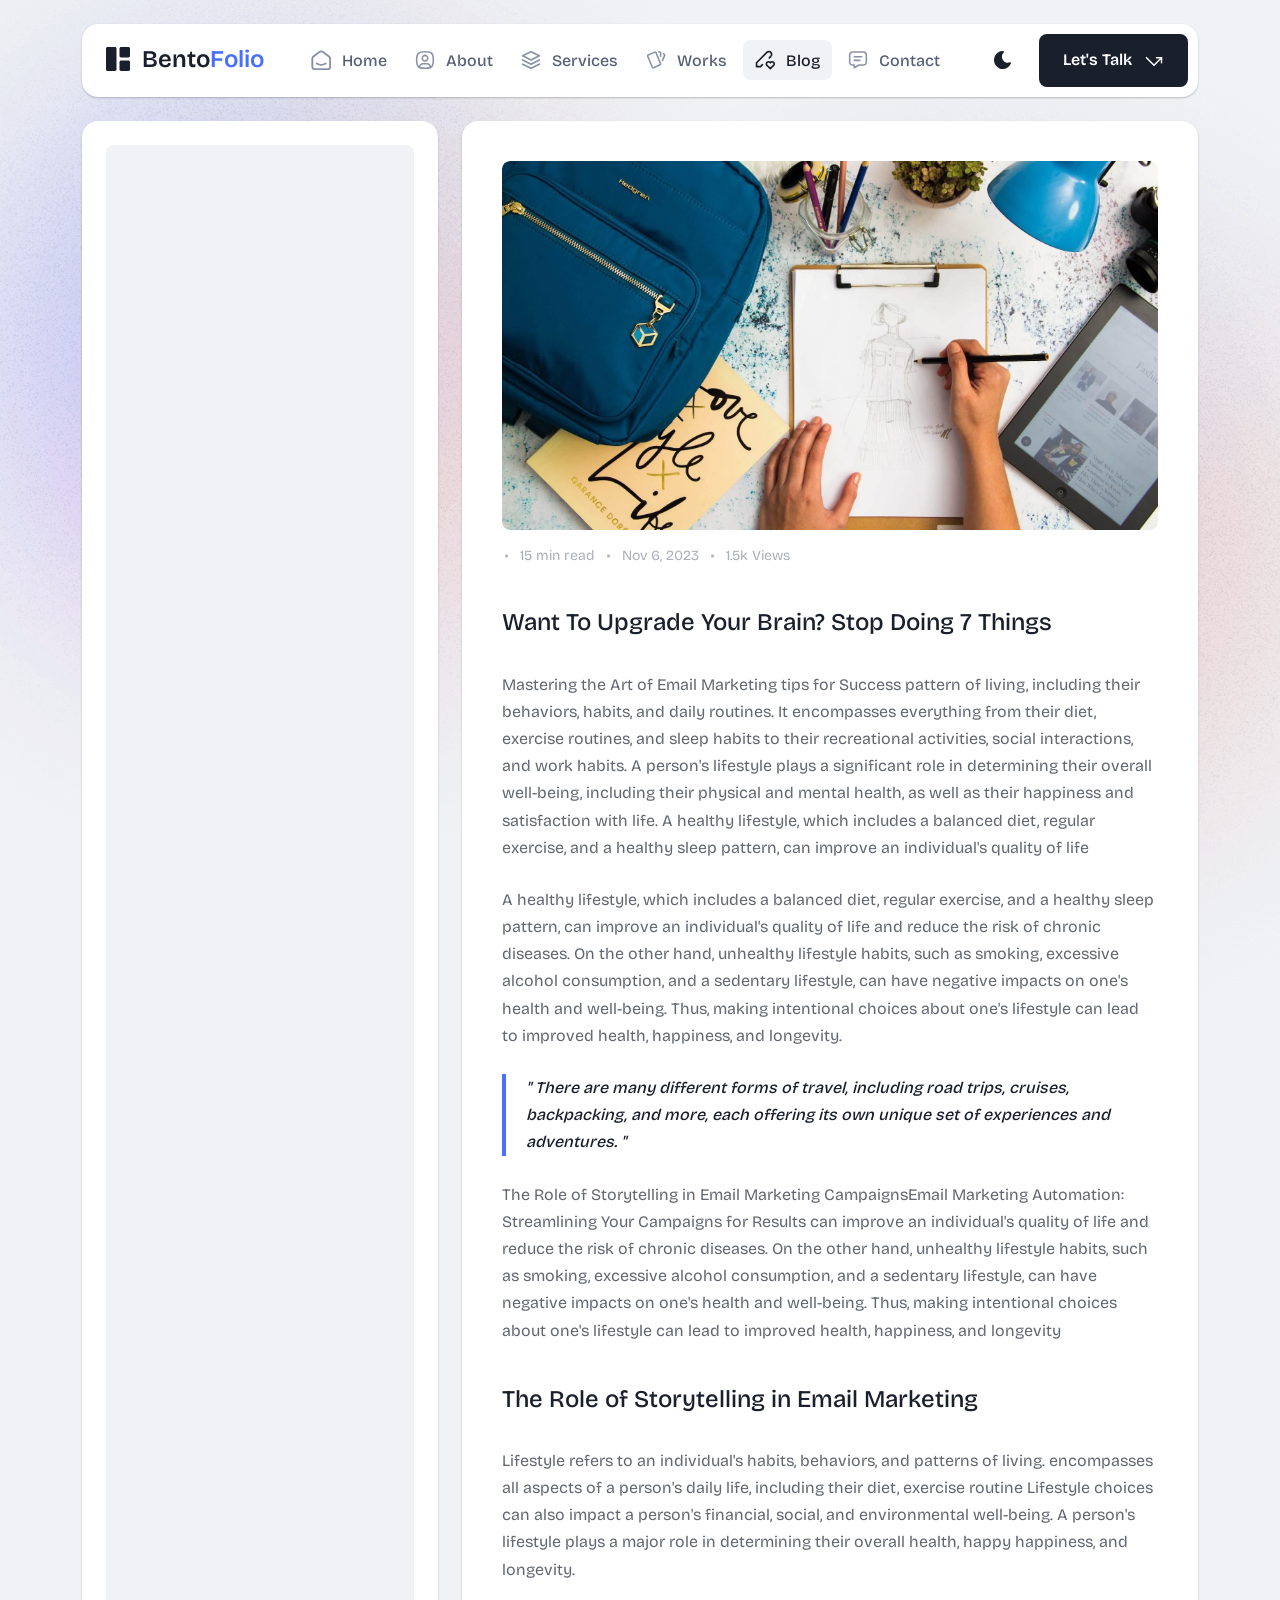
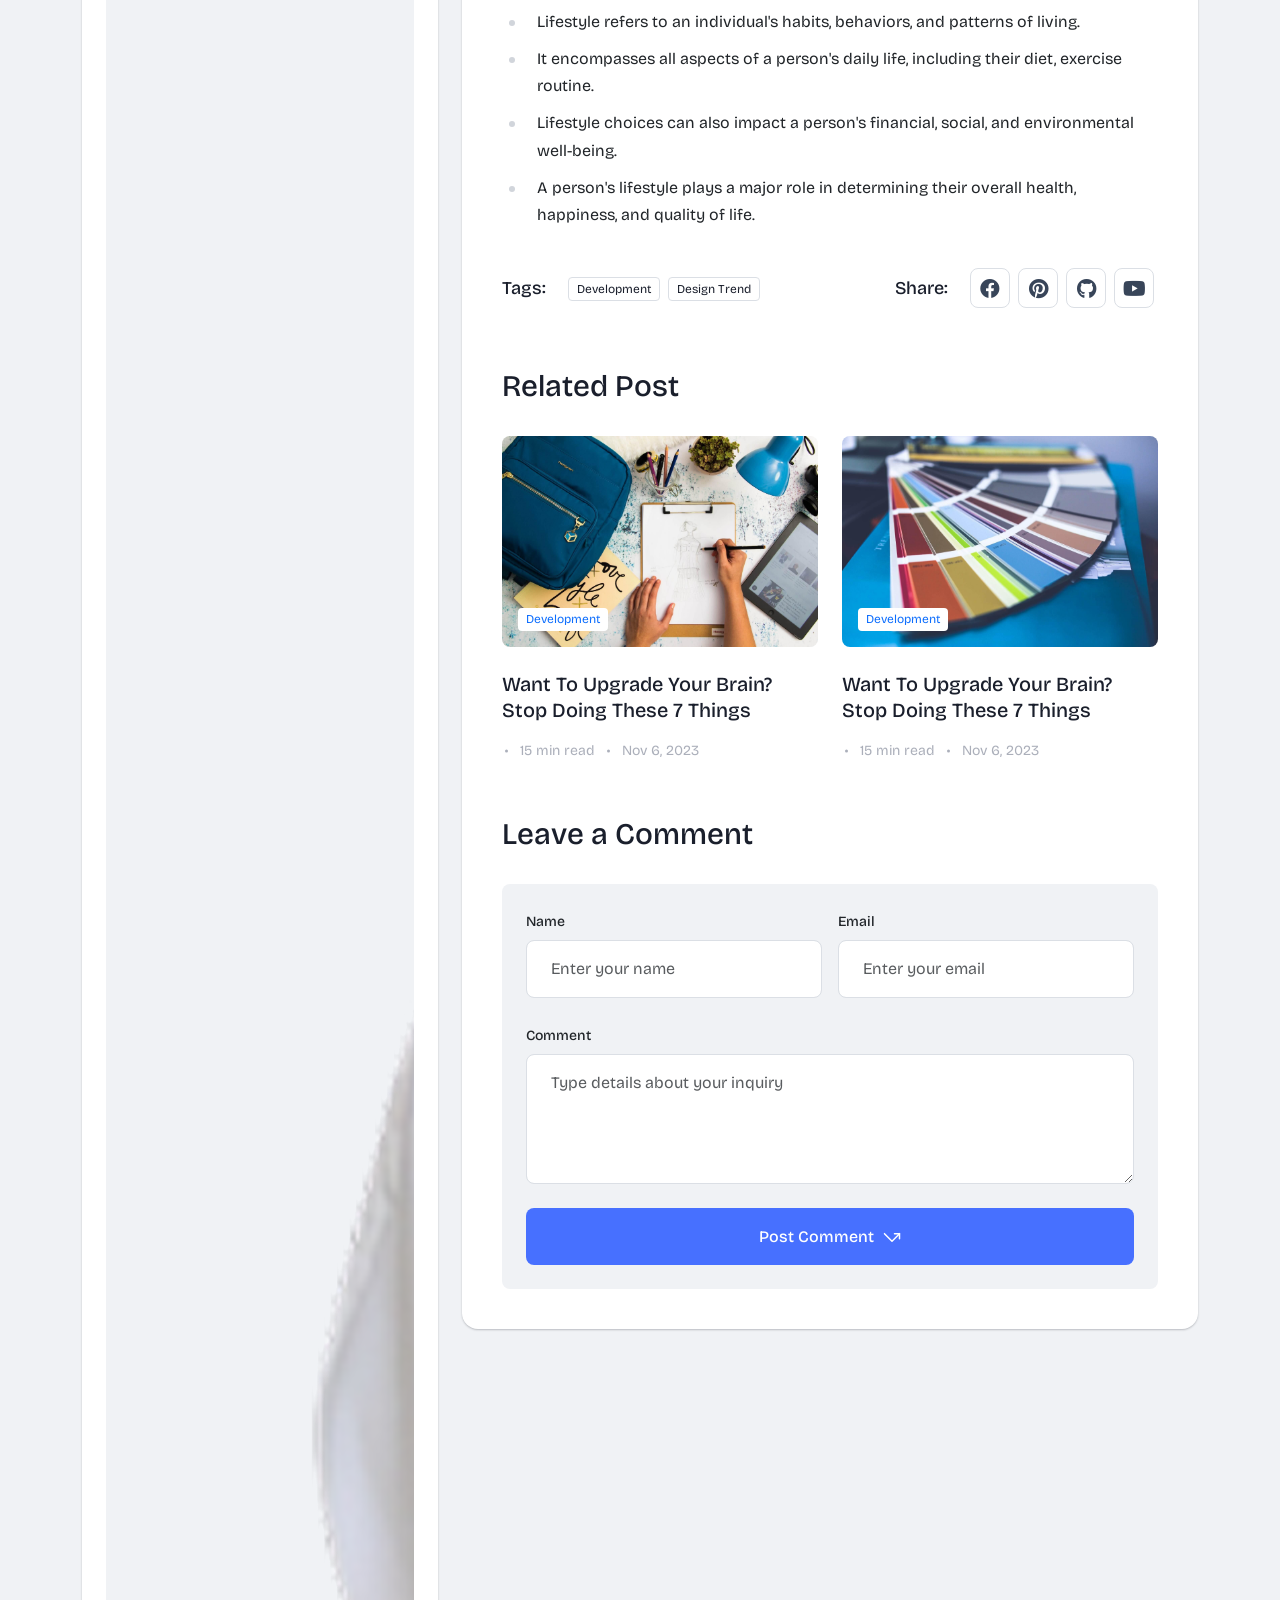
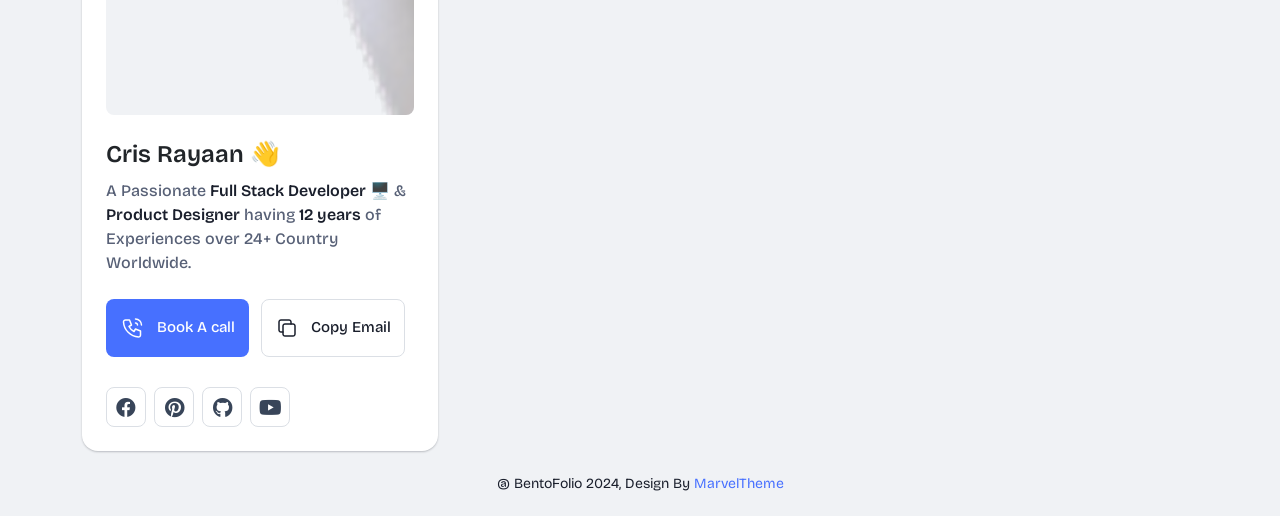
<file: article.html>
<!DOCTYPE html>
<html lang="en">


<!-- Mirrored from marveltheme.com/tf/html/bentofolio-html/article.html by HTTrack Website Copier/3.x [XR&CO'2014], Wed, 27 May 2026 05:43:21 GMT -->
<head>
  <meta charset="UTF-8">
  <meta http-equiv="X-UA-Compatible" content="IE=edge">
  <title>Bentofolio - Bootstrap Personal Portfolio Template</title>
  <meta name="description" content="Bentofolio - Bootstrap Personal Portfolio Template">
  <meta name="viewport" content="width=device-width, initial-scale=1">

  <link rel="shortcut icon" type="image/x-icon" href="assets/img/favicon.svg">
  <!-- Place favicon.ico in the root directory -->

  <!-- CSS here -->
  <link rel="stylesheet" href="assets/css/bootstrap.min.css">
  <link rel="stylesheet" href="assets/fontawsome/css/all.min.css">
  <link rel="stylesheet" href="assets/fontawsome/css/fontawesome.min.css">
  <link rel="stylesheet" href="assets/css/slick.css">
  <link rel="stylesheet" href="assets/css/magnific-popup.css">
  <link rel="stylesheet" href="assets/css/style.css">
  <link rel="stylesheet" href="assets/css/responsive.css">
</head>

<body>
  <div id="page-content">
    <!-- header part start -->
    <header class="header-area">
      <nav class="navbar">
        <div class="container">
          <div class="menu-container">
            <div class="logo">
              <a class="navbar-brand me-0" href="index-2.html">
                <svg width="24" height="24" viewBox="0 0 24 24" fill="none" xmlns="http://www.w3.org/2000/svg">
                  <path
                    d="M0 1.5C0 1.10218 0.158035 0.720644 0.43934 0.43934C0.720644 0.158035 1.10218 0 1.5 0L9 0C9.39782 0 9.77936 0.158035 10.0607 0.43934C10.342 0.720644 10.5 1.10218 10.5 1.5V22.5C10.5 22.8978 10.342 23.2794 10.0607 23.5607C9.77936 23.842 9.39782 24 9 24H1.5C1.10218 24 0.720644 23.842 0.43934 23.5607C0.158035 23.2794 0 22.8978 0 22.5V1.5ZM13.5 1.5C13.5 1.10218 13.658 0.720644 13.9393 0.43934C14.2206 0.158035 14.6022 0 15 0L22.5 0C22.8978 0 23.2794 0.158035 23.5607 0.43934C23.842 0.720644 24 1.10218 24 1.5V9C24 9.39782 23.842 9.77936 23.5607 10.0607C23.2794 10.342 22.8978 10.5 22.5 10.5H15C14.6022 10.5 14.2206 10.342 13.9393 10.0607C13.658 9.77936 13.5 9.39782 13.5 9V1.5ZM13.5 15C13.5 14.6022 13.658 14.2206 13.9393 13.9393C14.2206 13.658 14.6022 13.5 15 13.5H22.5C22.8978 13.5 23.2794 13.658 23.5607 13.9393C23.842 14.2206 24 14.6022 24 15V22.5C24 22.8978 23.842 23.2794 23.5607 23.5607C23.2794 23.842 22.8978 24 22.5 24H15C14.6022 24 14.2206 23.842 13.9393 23.5607C13.658 23.2794 13.5 22.8978 13.5 22.5V15Z"
                    class="logo-icon" />
                </svg>
                <span>Bento<span class="primary">Folio</span></span>
              </a>
            </div>
            <div class="navbar-main d-flex flex-grow-1">
              <div class="logo inner-logo d-block d-xl-none">
                <a class="navbar-brand me-0" href="index-2.html">
                  <svg width="24" height="24" viewBox="0 0 24 24" fill="none" xmlns="http://www.w3.org/2000/svg">
                    <path
                      d="M0 1.5C0 1.10218 0.158035 0.720644 0.43934 0.43934C0.720644 0.158035 1.10218 0 1.5 0L9 0C9.39782 0 9.77936 0.158035 10.0607 0.43934C10.342 0.720644 10.5 1.10218 10.5 1.5V22.5C10.5 22.8978 10.342 23.2794 10.0607 23.5607C9.77936 23.842 9.39782 24 9 24H1.5C1.10218 24 0.720644 23.842 0.43934 23.5607C0.158035 23.2794 0 22.8978 0 22.5V1.5ZM13.5 1.5C13.5 1.10218 13.658 0.720644 13.9393 0.43934C14.2206 0.158035 14.6022 0 15 0L22.5 0C22.8978 0 23.2794 0.158035 23.5607 0.43934C23.842 0.720644 24 1.10218 24 1.5V9C24 9.39782 23.842 9.77936 23.5607 10.0607C23.2794 10.342 22.8978 10.5 22.5 10.5H15C14.6022 10.5 14.2206 10.342 13.9393 10.0607C13.658 9.77936 13.5 9.39782 13.5 9V1.5ZM13.5 15C13.5 14.6022 13.658 14.2206 13.9393 13.9393C14.2206 13.658 14.6022 13.5 15 13.5H22.5C22.8978 13.5 23.2794 13.658 23.5607 13.9393C23.842 14.2206 24 14.6022 24 15V22.5C24 22.8978 23.842 23.2794 23.5607 23.5607C23.2794 23.842 22.8978 24 22.5 24H15C14.6022 24 14.2206 23.842 13.9393 23.5607C13.658 23.2794 13.5 22.8978 13.5 22.5V15Z"
                      class="logo-icon" />
                  </svg>
                  <span>Bento<span class="primary">Folio</span></span>
                </a>
              </div>
              <ul class="navbar-info mx-auto">
                <li class="nav-item">
                  <a class="nav-link" aria-current="page" href="index-2.html">
                    <svg class="nav-icon" viewBox="0 0 15 15" fill="none" xmlns="http://www.w3.org/2000/svg">
                      <path
                        d="M13.475 4.92481L9.03083 1.46814C8.64082 1.16473 8.1608 1 7.66667 1C7.17254 1 6.69251 1.16473 6.3025 1.46814L1.8575 4.92481C1.59037 5.13254 1.37424 5.39858 1.22563 5.7026C1.07701 6.00662 0.99984 6.34058 1 6.67897V12.679C1 13.121 1.17559 13.5449 1.48816 13.8575C1.80072 14.17 2.22464 14.3456 2.66667 14.3456H12.6667C13.1087 14.3456 13.5326 14.17 13.8452 13.8575C14.1577 13.5449 14.3333 13.121 14.3333 12.679V6.67897C14.3333 5.99314 14.0167 5.34564 13.475 4.92481Z"
                        stroke-width="1.4" stroke-linecap="round" stroke-linejoin="round" />
                      <path d="M10.9753 10.1665C9.13359 11.2773 6.14859 11.2773 4.30859 10.1665" stroke-width="1.4"
                        stroke-linecap="round" stroke-linejoin="round" />
                    </svg>

                    <span>Home</span>
                  </a>
                </li>
                <li class="nav-item">
                  <a class="nav-link" href="about.html">
                    <svg class="nav-icon" viewBox="0 0 18 18" fill="none" xmlns="http://www.w3.org/2000/svg">
                      <path
                        d="M9 9.8335C9.66304 9.8335 10.2989 9.5701 10.7678 9.10126C11.2366 8.63242 11.5 7.99654 11.5 7.3335C11.5 6.67045 11.2366 6.03457 10.7678 5.56573C10.2989 5.09689 9.66304 4.8335 9 4.8335C8.33696 4.8335 7.70107 5.09689 7.23223 5.56573C6.76339 6.03457 6.5 6.67045 6.5 7.3335C6.5 7.99654 6.76339 8.63242 7.23223 9.10126C7.70107 9.5701 8.33696 9.8335 9 9.8335Z"
                        stroke-width="1.4" stroke-linecap="round" stroke-linejoin="round" />
                      <path
                        d="M9 1.5C15 1.5 16.5 3 16.5 9C16.5 15 15 16.5 9 16.5C3 16.5 1.5 15 1.5 9C1.5 3 3 1.5 9 1.5Z"
                        stroke-width="1.4" stroke-linecap="round" stroke-linejoin="round" />
                      <path
                        d="M4 15.7085V15.6668C4 14.7828 4.35119 13.9349 4.97631 13.3098C5.60143 12.6847 6.44928 12.3335 7.33333 12.3335H10.6667C11.5507 12.3335 12.3986 12.6847 13.0237 13.3098C13.6488 13.9349 14 14.7828 14 15.6668V15.7085"
                        stroke-width="1.4" stroke-linecap="round" stroke-linejoin="round" />
                    </svg>
                    About
                  </a>
                </li>
                <li class="nav-item">
                  <a class="nav-link" href="services.html">
                    <svg class="nav-icon" viewBox="0 0 16 16" fill="none" xmlns="http://www.w3.org/2000/svg">
                      <path d="M7.99967 1.3335L1.33301 4.66683L7.99967 8.00016L14.6663 4.66683L7.99967 1.3335Z"
                        stroke-width="1.4" stroke-linecap="round" stroke-linejoin="round" />
                      <path d="M1.33301 8L7.99967 11.3333L14.6663 8" stroke-width="1.4" stroke-linecap="round"
                        stroke-linejoin="round" />
                      <path d="M1.33301 11.3335L7.99967 14.6668L14.6663 11.3335" stroke-width="1.4"
                        stroke-linecap="round" stroke-linejoin="round" />
                    </svg>
                    Services
                  </a>
                </li>
                <li class="nav-item">
                  <a class="nav-link" href="portfolio.html">
                    <svg class="nav-icon" viewBox="0 0 18 17" fill="none" xmlns="http://www.w3.org/2000/svg">
                      <path
                        d="M2.00326 3.99733L7.95159 1.40649C8.04974 1.36442 8.15533 1.34243 8.26212 1.34181C8.3689 1.34119 8.47473 1.36196 8.57337 1.40289C8.67201 1.44382 8.76145 1.50408 8.83642 1.58013C8.9114 1.65617 8.97039 1.74646 9.00992 1.84566L13.1133 11.764C13.1985 11.9651 13.2014 12.1917 13.1213 12.3949C13.0412 12.5982 12.8845 12.7618 12.6849 12.8507L6.73742 15.4415C6.63922 15.4837 6.53356 15.5058 6.42668 15.5065C6.3198 15.5072 6.21387 15.4864 6.11514 15.4455C6.0164 15.4046 5.92688 15.3442 5.85184 15.2681C5.7768 15.192 5.71778 15.1016 5.67826 15.0023L1.57492 5.08316C1.48963 4.88204 1.48673 4.65546 1.56684 4.45222C1.64696 4.24898 1.80367 4.08616 2.00326 3.99733Z"
                        stroke-width="1.4" stroke-linecap="round" stroke-linejoin="round" />
                      <path
                        d="M11.5 1.3335H12.3333C12.5543 1.3335 12.7663 1.42129 12.9226 1.57757C13.0789 1.73385 13.1667 1.94582 13.1667 2.16683V5.0835"
                        stroke-width="1.4" stroke-linecap="round" stroke-linejoin="round" />
                      <path
                        d="M15.6663 3C15.8863 3.09333 16.0997 3.18083 16.3063 3.2625C16.5098 3.34882 16.6706 3.51241 16.7534 3.71729C16.8362 3.92217 16.8343 4.15155 16.748 4.355L14.833 8.83334"
                        stroke-width="1.4" stroke-linecap="round" stroke-linejoin="round" />
                    </svg>
                    Works
                  </a>
                </li>
                <li class="nav-item">
                  <a class="nav-link active" href="blog.html">
                    <svg class="nav-icon" viewBox="0 0 17 16" fill="none" xmlns="http://www.w3.org/2000/svg">
                      <path
                        d="M12.1663 6.16676L13.4163 4.91676C13.6352 4.69789 13.8088 4.43805 13.9273 4.15208C14.0457 3.86612 14.1067 3.55962 14.1067 3.25009C14.1067 2.94056 14.0457 2.63406 13.9273 2.3481C13.8088 2.06213 13.6352 1.80229 13.4163 1.58342C13.1975 1.36455 12.9376 1.19094 12.6517 1.07248C12.3657 0.954033 12.0592 0.893066 11.7497 0.893066C11.4401 0.893066 11.1336 0.954033 10.8477 1.07248C10.5617 1.19094 10.3019 1.36455 10.083 1.58342L1.33301 10.3334V13.6668H4.66634L6.33301 12.0001"
                        stroke-width="1.4" stroke-linecap="round" stroke-linejoin="round" />
                      <path
                        d="M13.0004 15.3335L15.7921 12.5968C15.9633 12.4307 16.0995 12.232 16.1926 12.0124C16.2857 11.7927 16.3339 11.5567 16.3343 11.3181C16.3347 11.0796 16.2873 10.8434 16.1948 10.6235C16.1024 10.4035 15.9669 10.2044 15.7963 10.0377C15.448 9.69712 14.9806 9.50602 14.4935 9.50509C14.0065 9.50415 13.5383 9.69346 13.1888 10.0327L13.0021 10.216L12.8163 10.0327C12.4681 9.69237 12.0008 9.50143 11.5139 9.50049C11.0271 9.49956 10.5591 9.68871 10.2096 10.0277C10.0383 10.1937 9.9021 10.3924 9.80891 10.612C9.71572 10.8316 9.66746 11.0677 9.667 11.3062C9.66653 11.5447 9.71386 11.781 9.80619 12.0009C9.89853 12.2209 10.034 12.4201 10.2046 12.5868L13.0004 15.3335Z"
                        stroke-width="1.4" stroke-linecap="round" stroke-linejoin="round" />
                    </svg>
                    Blog
                  </a>
                </li>
                <li class="nav-item">
                  <a class="nav-link" href="contact.html">
                    <svg class="nav-icon" viewBox="0 0 18 17" fill="none" xmlns="http://www.w3.org/2000/svg">
                      <path d="M5.66699 5.5H12.3337" stroke-width="1.4" stroke-linecap="round"
                        stroke-linejoin="round" />
                      <path d="M5.66699 8.8335H10.667" stroke-width="1.4" stroke-linecap="round"
                        stroke-linejoin="round" />
                      <path
                        d="M14 1.3335C14.663 1.3335 15.2989 1.59689 15.7678 2.06573C16.2366 2.53457 16.5 3.17045 16.5 3.8335V10.5002C16.5 11.1632 16.2366 11.7991 15.7678 12.2679C15.2989 12.7368 14.663 13.0002 14 13.0002H9.83333L5.66667 15.5002V13.0002H4C3.33696 13.0002 2.70107 12.7368 2.23223 12.2679C1.76339 11.7991 1.5 11.1632 1.5 10.5002V3.8335C1.5 3.17045 1.76339 2.53457 2.23223 2.06573C2.70107 1.59689 3.33696 1.3335 4 1.3335H14Z"
                        stroke-width="1.4" stroke-linecap="round" stroke-linejoin="round" />
                    </svg>
                    Contact
                  </a>
                </li>
              </ul>
              <div class="header-right-info d-flex align-items-center">
                <button class="theme-control-btn">
                  <span class="dark">
                    <svg width="24" height="24" viewBox="0 0 24 24" fill="none" xmlns="http://www.w3.org/2000/svg">
                      <path
                        d="M11.8005 3C10.207 3.0003 8.64356 3.44286 7.27683 4.28049C5.91011 5.11811 4.79139 6.31937 4.04002 7.75612C3.28865 9.19288 2.93281 10.8112 3.01046 12.4386C3.08811 14.0659 3.59633 15.6411 4.48091 16.9963C5.3655 18.3514 6.59326 19.4356 8.03324 20.1333C9.47322 20.8309 11.0714 21.1157 12.6573 20.9574C14.2432 20.7991 15.7573 20.2036 17.0381 19.2344C18.319 18.2652 19.3185 16.9587 19.9301 15.4542C20.2302 14.7162 19.5111 13.9746 18.7875 14.2752C17.5475 14.7888 16.1706 14.8418 14.8963 14.425C13.622 14.0082 12.5308 13.1479 11.8126 11.9937C11.0943 10.8396 10.7943 9.4645 10.9648 8.10764C11.1353 6.75077 11.7655 5.49792 12.7458 4.5669L12.8136 4.4949C13.2986 3.9279 12.913 3.0072 12.1464 3.0072H11.9122L11.8524 3.0018L11.7996 3H11.8005Z"
                        fill="#1A1F2C" />
                    </svg>
                    <small class="theme-text d-block d-xl-none">Change appearance</small>
                  </span>
                  <span class="light">
                    <svg width="24" height="24" viewBox="0 0 24 24" fill="none" xmlns="http://www.w3.org/2000/svg">
                      <path
                        d="M12 19C12.2449 19 12.4813 19.09 12.6644 19.2527C12.8474 19.4155 12.9643 19.6397 12.993 19.883L13 20V21C12.9997 21.2549 12.9021 21.5 12.7272 21.6854C12.5522 21.8707 12.313 21.9822 12.0586 21.9972C11.8042 22.0121 11.5536 21.9293 11.3582 21.7657C11.1627 21.6021 11.0371 21.3701 11.007 21.117L11 21V20C11 19.7348 11.1054 19.4804 11.2929 19.2929C11.4804 19.1054 11.7348 19 12 19Z"
                        fill="#FD7E41" />
                      <path
                        d="M18.3127 16.9099L18.4067 16.9929L19.1067 17.6929C19.2861 17.8729 19.3902 18.1144 19.398 18.3683C19.4057 18.6223 19.3165 18.8697 19.1485 19.0602C18.9804 19.2508 18.7462 19.3702 18.4933 19.3943C18.2403 19.4184 17.9877 19.3454 17.7867 19.1899L17.6927 19.1069L16.9927 18.4069C16.8202 18.2347 16.7165 18.0053 16.7012 17.7619C16.6859 17.5186 16.76 17.278 16.9097 17.0855C17.0593 16.893 17.2741 16.7618 17.5137 16.7166C17.7533 16.6713 18.0012 16.7152 18.2107 16.8399L18.3127 16.9099Z"
                        fill="#FD7E41" />
                      <path
                        d="M7.00747 16.993C7.17965 17.1652 7.28308 17.3943 7.29836 17.6373C7.31364 17.8803 7.23972 18.1206 7.09047 18.313L7.00747 18.407L6.30747 19.107C6.12751 19.2863 5.88604 19.3905 5.63209 19.3982C5.37814 19.406 5.13076 19.3168 4.94019 19.1487C4.74963 18.9807 4.63017 18.7464 4.60607 18.4935C4.58198 18.2406 4.65506 17.988 4.81047 17.787L4.89347 17.693L5.59347 16.993C5.781 16.8055 6.03531 16.7002 6.30047 16.7002C6.56563 16.7002 6.81994 16.8055 7.00747 16.993Z"
                        fill="#FD7E41" />
                      <path
                        d="M3.99987 11C4.25475 11.0003 4.4999 11.0979 4.68524 11.2728C4.87057 11.4478 4.9821 11.687 4.99704 11.9414C5.01198 12.1958 4.92919 12.4464 4.7656 12.6418C4.60201 12.8373 4.36996 12.9629 4.11687 12.993L3.99987 13H2.99987C2.74499 12.9997 2.49984 12.9021 2.3145 12.7272C2.12916 12.5522 2.01763 12.313 2.0027 12.0586C1.98776 11.8042 2.07054 11.5536 2.23413 11.3582C2.39772 11.1627 2.62977 11.0371 2.88287 11.007L2.99987 11H3.99987Z"
                        fill="#FD7E41" />
                      <path
                        d="M20.9999 11C21.2547 11.0003 21.4999 11.0979 21.6852 11.2728C21.8706 11.4478 21.9821 11.687 21.997 11.9414C22.012 12.1958 21.9292 12.4464 21.7656 12.6418C21.602 12.8373 21.37 12.9629 21.1169 12.993L20.9999 13H19.9999C19.745 12.9997 19.4998 12.9021 19.3145 12.7272C19.1292 12.5522 19.0176 12.313 19.0027 12.0586C18.9878 11.8042 19.0705 11.5536 19.2341 11.3582C19.3977 11.1627 19.6298 11.0371 19.8829 11.007L19.9999 11H20.9999Z"
                        fill="#FD7E41" />
                      <path
                        d="M6.21264 4.80985L6.30664 4.89285L7.00664 5.59285C7.18599 5.77281 7.29011 6.01429 7.29787 6.26824C7.30562 6.52219 7.21642 6.76957 7.04839 6.96013C6.88036 7.1507 6.64609 7.27016 6.39316 7.29425C6.14024 7.31834 5.88763 7.24526 5.68664 7.08985L5.59264 7.00685L4.89264 6.30685C4.72073 6.13453 4.61757 5.90543 4.6025 5.66248C4.58744 5.41954 4.6615 5.17945 4.8108 4.98721C4.9601 4.79497 5.1744 4.66378 5.41351 4.61824C5.65262 4.57271 5.90013 4.61594 6.10964 4.73985L6.21264 4.80985Z"
                        fill="#FD7E41" />
                      <path
                        d="M19.1071 4.89288C19.2793 5.06508 19.3827 5.29418 19.398 5.5372C19.4132 5.78023 19.3393 6.02048 19.1901 6.21288L19.1071 6.30688L18.4071 7.00688C18.2271 7.18623 17.9856 7.29036 17.7317 7.29811C17.4777 7.30587 17.2304 7.21667 17.0398 7.04864C16.8492 6.8806 16.7298 6.64633 16.7057 6.39341C16.6816 6.14049 16.7547 5.88788 16.9101 5.68688L16.9931 5.59288L17.6931 4.89288C17.8806 4.70541 18.1349 4.6001 18.4001 4.6001C18.6652 4.6001 18.9196 4.70541 19.1071 4.89288Z"
                        fill="#FD7E41" />
                      <path
                        d="M12 2C12.2449 2.00003 12.4813 2.08996 12.6644 2.25272C12.8474 2.41547 12.9643 2.63975 12.993 2.883L13 3V4C12.9997 4.25488 12.9021 4.50003 12.7272 4.68537C12.5522 4.8707 12.313 4.98223 12.0586 4.99717C11.8042 5.01211 11.5536 4.92933 11.3582 4.76573C11.1627 4.60214 11.0371 4.3701 11.007 4.117L11 4V3C11 2.73478 11.1054 2.48043 11.2929 2.29289C11.4804 2.10536 11.7348 2 12 2Z"
                        fill="#FD7E41" />
                      <path
                        d="M12 7C12.9797 6.99994 13.9378 7.28769 14.7553 7.8275C15.5729 8.36731 16.2138 9.1354 16.5986 10.0364C16.9833 10.9373 17.0949 11.9315 16.9195 12.8953C16.7441 13.8592 16.2893 14.7502 15.6118 15.4579C14.9343 16.1655 14.0638 16.6585 13.1085 16.8756C12.1532 17.0928 11.1552 17.0245 10.2383 16.6793C9.3215 16.334 8.52629 15.7271 7.95146 14.9338C7.37663 14.1405 7.04752 13.1958 7.005 12.217L7 12L7.005 11.783C7.06092 10.4958 7.61161 9.27978 8.54222 8.38866C9.47284 7.49754 10.7115 7.00007 12 7Z"
                        fill="#FD7E41" />
                    </svg>
                    <small class="theme-text d-block d-xl-none">Change appearance</small>
                  </span>
                </button>
                <a href="contact.html" class="lets-talk-btn">
                  Let's Talk
                  <svg class="icon" width="20" height="20" viewBox="0 0 20 20" fill="none"
                    xmlns="http://www.w3.org/2000/svg">
                    <path d="M17.5 11.6665V6.6665H12.5" stroke="white" stroke-width="1.5" stroke-linecap="round"
                      stroke-linejoin="round" />
                    <path d="M17.5 6.6665L10 14.1665L2.5 6.6665" stroke="white" stroke-width="1.5"
                      stroke-linecap="round" stroke-linejoin="round" />
                  </svg>
                </a>
              </div>
            </div>
            <div class="mobile-menu-overlay d-block d-lg-none"></div>
            <div class="mobile-menu-control-bar d-block d-xl-none">
              <button class="mobile-menu-control-bar">
                <i class="fas fa-bars"></i>
              </button>
            </div>
          </div>
        </div>
      </nav>
    </header>
    <!-- header part end -->

    <!-- main area part start -->
    <main>

      <section class="content-box-area mt-4">
        <div class="container">
          <div class="row g-4">
            <div class="col-xl-4">
              <div class="card profile-card">
                <div class="card-body">
                  <div class="image text-center">
                    <img src="assets/img/images/profile.png" alt="profile">
                  </div>
                  <div class="text">
                    <h3 class="card-title">Cris Rayaan 👋</h3>
                    <p>A Passionate <span>Full Stack Developer</span> 🖥️ & <span>Product Designer</span> having
                      <span>12
                        years</span> of Experiences over 24+
                      Country Worldwide.</p>
                    <div class="common-button-groups">
                      <a class="btn btn-call" href="#">
                        <svg class="icon" width="25" height="24" viewBox="0 0 25 24" fill="none"
                          xmlns="http://www.w3.org/2000/svg">
                          <path
                            d="M5.5 4H9.5L11.5 9L9 10.5C10.071 12.6715 11.8285 14.429 14 15.5L15.5 13L20.5 15V19C20.5 19.5304 20.2893 20.0391 19.9142 20.4142C19.5391 20.7893 19.0304 21 18.5 21C14.5993 20.763 10.9202 19.1065 8.15683 16.3432C5.3935 13.5798 3.73705 9.90074 3.5 6C3.5 5.46957 3.71071 4.96086 4.08579 4.58579C4.46086 4.21071 4.96957 4 5.5 4Z"
                            stroke="white" stroke-width="1.5" stroke-linecap="round" stroke-linejoin="round" />
                          <path
                            d="M15.5 7C16.0304 7 16.5391 7.21071 16.9142 7.58579C17.2893 7.96086 17.5 8.46957 17.5 9"
                            stroke="white" stroke-width="1.5" stroke-linecap="round" stroke-linejoin="round" />
                          <path d="M15.5 3C17.0913 3 18.6174 3.63214 19.7426 4.75736C20.8679 5.88258 21.5 7.4087 21.5 9"
                            stroke="white" stroke-width="1.5" stroke-linecap="round" stroke-linejoin="round" />
                        </svg>
                        Book A call
                      </a>
                      <button class="btn btn-copy" data-clipboard-text="example@example.com">
                        <svg class="icon" width="24" height="24" viewBox="0 0 24 24" fill="none"
                          xmlns="http://www.w3.org/2000/svg">
                          <path
                            d="M8 10C8 9.46957 8.21071 8.96086 8.58579 8.58579C8.96086 8.21071 9.46957 8 10 8H18C18.5304 8 19.0391 8.21071 19.4142 8.58579C19.7893 8.96086 20 9.46957 20 10V18C20 18.5304 19.7893 19.0391 19.4142 19.4142C19.0391 19.7893 18.5304 20 18 20H10C9.46957 20 8.96086 19.7893 8.58579 19.4142C8.21071 19.0391 8 18.5304 8 18V10Z"
                            stroke-width="1.5" stroke-linecap="round" stroke-linejoin="round" />
                          <path
                            d="M16 8V6C16 5.46957 15.7893 4.96086 15.4142 4.58579C15.0391 4.21071 14.5304 4 14 4H6C5.46957 4 4.96086 4.21071 4.58579 4.58579C4.21071 4.96086 4 5.46957 4 6V14C4 14.5304 4.21071 15.0391 4.58579 15.4142C4.96086 15.7893 5.46957 16 6 16H8"
                            stroke-width="1.5" stroke-linecap="round" stroke-linejoin="round" />
                        </svg>
                        Copy Email
                      </button>
                    </div>
                    <div class="social-media-icon">
                      <ul class="list-unstyled">
                        <li><a href="#"><i class="fab fa-facebook"></i></a></li>
                        <li><a href="#"><i class="fab fa-pinterest"></i></a></li>
                        <li><a href="#"><i class="fab fa-github"></i></a></li>
                        <li><a href="#"><i class="fab fa-youtube"></i></a></li>
                      </ul>
                    </div>
                  </div>
                </div>
              </div>
            </div>
            <div class="col-xl-8">
              <div class="card content-box-card">
                <div class="card-body portfolio-card article-details-card">
                  <div class="article-details-area">
                    <div class="main-image">
                      <img src="assets/img/blog/blog-img-1.jpg" alt="blog-img-1" class="img-fluid w-100">
                    </div>
                    <ul class="list-unstyled article-tags">
                      <li>15 min read</li>
                      <li>Nov 6, 2023</li>
                      <li>1.5k Views</li>
                    </ul>
                    <div class="article-details-text">
                      <h3 class="main-title">Want To Upgrade Your Brain? Stop Doing 7 Things</h3>
                      <p>Mastering the Art of Email Marketing tips for Success pattern of living, including their
                        behaviors, habits, and daily routines. It encompasses everything from their diet, exercise
                        routines, and sleep habits to their recreational activities, social interactions, and work
                        habits.
                        A person's lifestyle plays a significant role in determining their overall well-being, including
                        their physical and mental health, as well as their happiness and satisfaction with life. A
                        healthy
                        lifestyle, which includes a balanced diet, regular exercise, and a healthy sleep pattern, can
                        improve an individual's quality of life
                      </p>
                      <p>A healthy lifestyle, which includes a balanced diet, regular exercise, and a healthy sleep
                        pattern, can improve an individual's quality of life and reduce the risk of chronic diseases. On
                        the other hand, unhealthy lifestyle habits, such as smoking, excessive alcohol consumption, and
                        a
                        sedentary lifestyle, can have negative impacts on one's health and well-being. Thus, making
                        intentional choices about one's lifestyle can lead to improved health, happiness, and longevity.
                      </p>
                      <blockquote>
                        <p>
                          " There are many different forms of travel, including road trips,
                          cruises, backpacking, and more, each offering its own unique set of
                          experiences and adventures. "
                        </p>
                      </blockquote>
                      <p>The Role of Storytelling in Email Marketing CampaignsEmail Marketing Automation: Streamlining
                        Your Campaigns for Results can improve an individual's quality of life and reduce the risk of
                        chronic diseases. On the other hand, unhealthy lifestyle habits, such as smoking, excessive
                        alcohol consumption, and a sedentary lifestyle, can have negative impacts on one's health and
                        well-being. Thus, making intentional choices about one's lifestyle can lead to improved health,
                        happiness, and longevity</p>
                      <h3 class="main-title inner-title">The Role of Storytelling in Email Marketing</h3>
                      <p>Lifestyle refers to an individual's habits, behaviors, and patterns of living. encompasses all
                        aspects of a person's daily life, including their diet, exercise routine Lifestyle choices can
                        also impact a person's financial, social, and environmental well-being. A person's lifestyle
                        plays
                        a major role in determining their overall health, happy happiness, and longevity.
                      </p>
                      <ul class="list-unstyled listed-info">
                        <li>Lifestyle refers to an individual's habits, behaviors, and patterns of living.</li>
                        <li>It encompasses all aspects of a person's daily life, including their diet, exercise routine.
                        </li>
                        <li>Lifestyle choices can also impact a person's financial, social, and environmental
                          well-being.
                        </li>
                        <li>A person's lifestyle plays a major role in determining their overall health, happiness, and
                          quality of life.</li>
                      </ul>
                      <div class="tags-and-share">
                        <div class="tags">
                          <h3 class="title">Tags:</h3>
                          <ul class="list-unstyled">
                            <li><a href="#">Development</a></li>
                            <li><a href="#">Design Trend</a></li>
                          </ul>
                        </div>
                        <div class="share">
                          <h3 class="title">Share:</h3>
                          <div class="social-media-icon mt-0">
                            <ul class="list-unstyled">
                              <li><a href="#"><i class="fab fa-facebook"></i></a></li>
                              <li><a href="#"><i class="fab fa-pinterest"></i></a></li>
                              <li><a href="#"><i class="fab fa-github"></i></a></li>
                              <li><a href="#"><i class="fab fa-youtube"></i></a></li>
                            </ul>
                          </div>
                        </div>
                      </div>
                      <div class="related-post">
                        <h2 class="main-common-title">Related Post
                        </h2>
                        <div class="row g-4">
                          <div class="col-md-6">
                            <div class="article-publications-item">
                              <div class="image">
                                <a href="article.html" class="d-block w-100">
                                  <img src="assets/img/blog/blog-img-1.jpg" alt="blog-img-1" class="img-fluid w-100">
                                </a>
                                <a href="article.html" class="tags">Development</a>
                              </div>
                              <div class="text">
                                <a href="article.html" class="title">Want To Upgrade Your Brain? Stop Doing These 7
                                  Things</a>
                                <ul class="list-unstyled">
                                  <li>15 min read</li>
                                  <li>Nov 6, 2023</li>
                                </ul>
                              </div>
                            </div>
                          </div>
                          <div class="col-md-6">
                            <div class="article-publications-item">
                              <div class="image">
                                <a href="article.html" class="d-block w-100">
                                  <img src="assets/img/blog/blog-img-2.jpg" alt="blog-img-2" class="img-fluid w-100">
                                </a>
                                <a href="article.html" class="tags">Development</a>
                              </div>
                              <div class="text">
                                <a href="article.html" class="title">Want To Upgrade Your Brain? Stop Doing These 7
                                  Things</a>
                                <ul class="list-unstyled">
                                  <li>15 min read</li>
                                  <li>Nov 6, 2023</li>
                                </ul>
                              </div>
                            </div>
                          </div>
                        </div>
                      </div>
                      <div class="leave-comments-area">
                        <h2 class="main-common-title">Leave a Comment
                        </h2>
                        <div class="comments-box">
                          <div class="row gx-3">
                            <div class="col-md-6">
                              <div class="mb-4">
                                <label class="form-label">Name</label>
                                <input type="text" class="form-control shadow-none" placeholder="Enter your name">
                              </div>
                            </div>
                            <div class="col-md-6">
                              <div class="mb-4">
                                <label class="form-label">Email</label>
                                <input type="text" class="form-control shadow-none" placeholder="Enter your email">
                              </div>
                            </div>
                            <div class="col-md-12">
                              <div class="mb-4">
                                <label class="form-label">Comment</label>
                                <textarea class="form-control shadow-none" rows="4"
                                  placeholder="Type details about your inquiry"></textarea>
                              </div>
                            </div>
                            <div class="col-md-12">
                              <button class="submit-btn" type="submit">
                                Post Comment
                                <svg class="icon" width="20" height="20" viewBox="0 0 20 20" fill="none"
                                  xmlns="http://www.w3.org/2000/svg">
                                  <path d="M17.5 11.6665V6.6665H12.5" stroke="white" stroke-width="1.5"
                                    stroke-linecap="round" stroke-linejoin="round"></path>
                                  <path d="M17.5 6.6665L10 14.1665L2.5 6.6665" stroke="white" stroke-width="1.5"
                                    stroke-linecap="round" stroke-linejoin="round"></path>
                                </svg>
                              </button>
                            </div>
                          </div>
                        </div>
                      </div>
                    </div>
                  </div>
                </div>
              </div>
            </div>
          </div>
        </div>
      </section>

      <!-- background shape area start -->
      <div class="background-shapes">
        <div class="shape-1 common-shape">
          <img src="assets/img/bg/banner-shape-1.png" alt="banner-shape-1">
        </div>
        <div class="shape-2 common-shape">
          <img src="assets/img/bg/banner-shape-1.png" alt="banner-shape-1">
        </div>
        <div class="threed-shape-1 move-with-cursor" data-value="1">
          <img src="assets/img/bg/object-3d-1.png" alt="object-3d-1">
        </div>
        <div class="threed-shape-2 move-with-cursor" data-value="1">
          <img src="assets/img/bg/object-3d-2.png" alt="object-3d-2">
        </div>
      </div>
      <!-- background shape area end -->
    </main>
    <!-- main area part end -->

    <!-- footer part start -->
    <footer class="footer-area">
      <div class="container">
        <div class="text text-center">
          <p>@ BentoFolio 2024, Design By <a href="#">MarvelTheme</a></p>
        </div>
      </div>
    </footer>
    <!-- footer part end -->
  </div>

  <!-- JS here -->
  <script src="assets/js/vendor/jquery-3.6.0.min.js"></script>
  <script src="assets/js/bootstrap.bundle.min.js"></script>
  <script src="assets/js/jquery.magnific-popup.min.js"></script>
  <script src="assets/js/ajax-form.js"></script>
  <script src="assets/js/clipboard.min.js"></script>
  <script src="assets/js/slick.min.js"></script>
  <script src="assets/js/script.js"></script>
</body>



<!-- Mirrored from marveltheme.com/tf/html/bentofolio-html/article.html by HTTrack Website Copier/3.x [XR&CO'2014], Wed, 27 May 2026 05:43:21 GMT -->
</html>
</file>
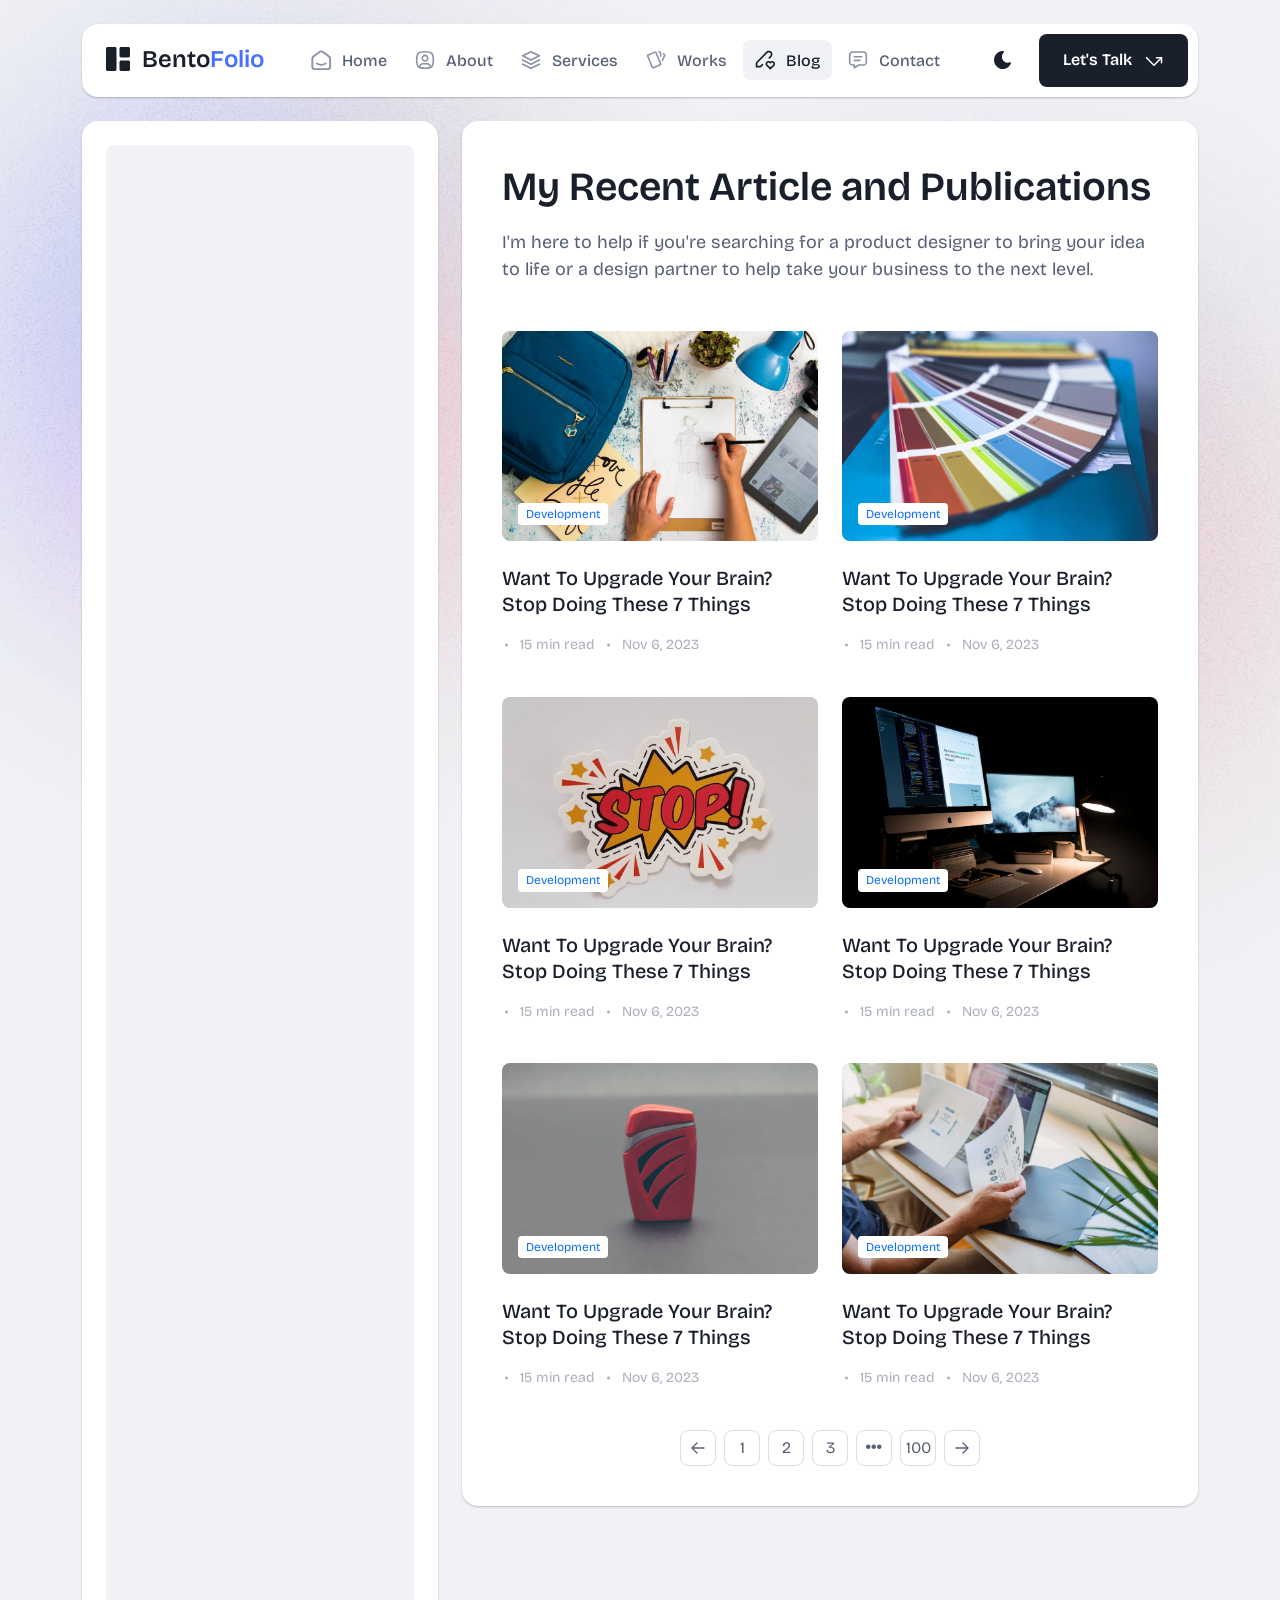
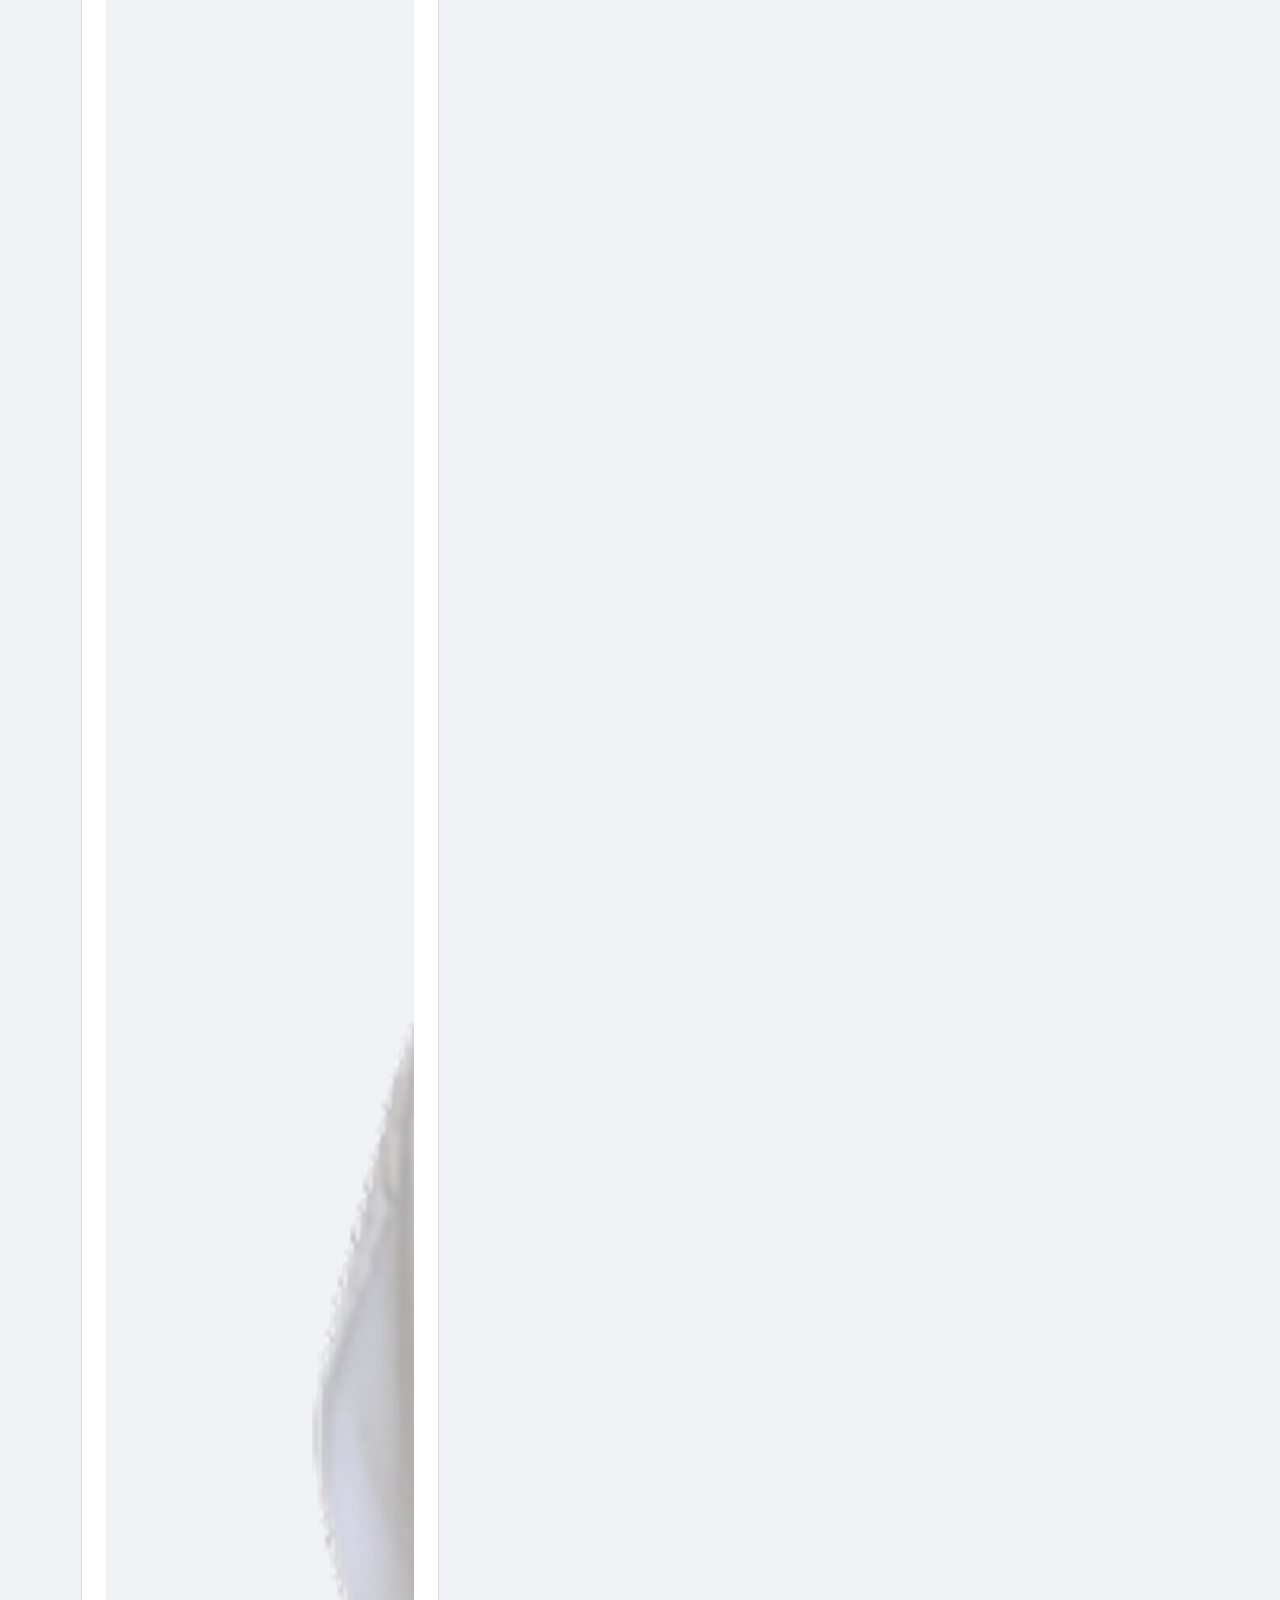
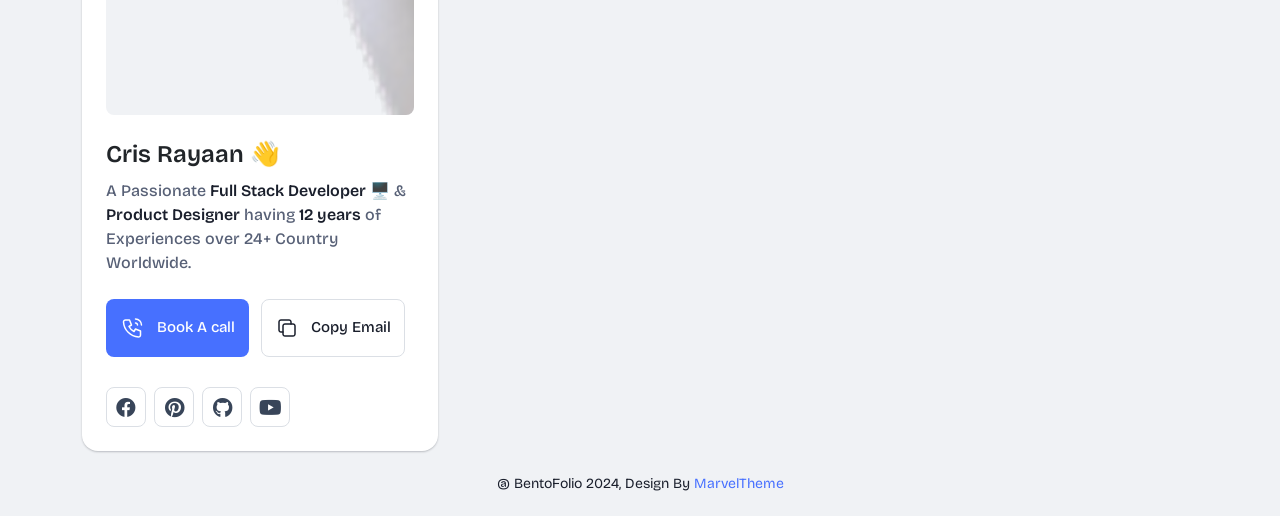
<file: blog.html>
<!DOCTYPE html>
<html lang="en">


<!-- Mirrored from marveltheme.com/tf/html/bentofolio-html/blog.html by HTTrack Website Copier/3.x [XR&CO'2014], Wed, 27 May 2026 05:43:20 GMT -->
<head>
  <meta charset="UTF-8">
  <meta http-equiv="X-UA-Compatible" content="IE=edge">
  <title>Bentofolio - Bootstrap Personal Portfolio Template</title>
  <meta name="description" content="Bentofolio - Bootstrap Personal Portfolio Template">
  <meta name="viewport" content="width=device-width, initial-scale=1">

  <link rel="shortcut icon" type="image/x-icon" href="assets/img/favicon.svg">
  <!-- Place favicon.ico in the root directory -->

  <!-- CSS here -->
  <link rel="stylesheet" href="assets/css/bootstrap.min.css">
  <link rel="stylesheet" href="assets/fontawsome/css/all.min.css">
  <link rel="stylesheet" href="assets/fontawsome/css/fontawesome.min.css">
  <link rel="stylesheet" href="assets/css/slick.css">
  <link rel="stylesheet" href="assets/css/magnific-popup.css">
  <link rel="stylesheet" href="assets/css/style.css">
  <link rel="stylesheet" href="assets/css/responsive.css">
</head>

<body>
  <div id="page-content">
    <!-- header part start -->
    <header class="header-area">
      <nav class="navbar">
        <div class="container">
          <div class="menu-container">
            <div class="logo">
              <a class="navbar-brand me-0" href="index-2.html">
                <svg width="24" height="24" viewBox="0 0 24 24" fill="none" xmlns="http://www.w3.org/2000/svg">
                  <path
                    d="M0 1.5C0 1.10218 0.158035 0.720644 0.43934 0.43934C0.720644 0.158035 1.10218 0 1.5 0L9 0C9.39782 0 9.77936 0.158035 10.0607 0.43934C10.342 0.720644 10.5 1.10218 10.5 1.5V22.5C10.5 22.8978 10.342 23.2794 10.0607 23.5607C9.77936 23.842 9.39782 24 9 24H1.5C1.10218 24 0.720644 23.842 0.43934 23.5607C0.158035 23.2794 0 22.8978 0 22.5V1.5ZM13.5 1.5C13.5 1.10218 13.658 0.720644 13.9393 0.43934C14.2206 0.158035 14.6022 0 15 0L22.5 0C22.8978 0 23.2794 0.158035 23.5607 0.43934C23.842 0.720644 24 1.10218 24 1.5V9C24 9.39782 23.842 9.77936 23.5607 10.0607C23.2794 10.342 22.8978 10.5 22.5 10.5H15C14.6022 10.5 14.2206 10.342 13.9393 10.0607C13.658 9.77936 13.5 9.39782 13.5 9V1.5ZM13.5 15C13.5 14.6022 13.658 14.2206 13.9393 13.9393C14.2206 13.658 14.6022 13.5 15 13.5H22.5C22.8978 13.5 23.2794 13.658 23.5607 13.9393C23.842 14.2206 24 14.6022 24 15V22.5C24 22.8978 23.842 23.2794 23.5607 23.5607C23.2794 23.842 22.8978 24 22.5 24H15C14.6022 24 14.2206 23.842 13.9393 23.5607C13.658 23.2794 13.5 22.8978 13.5 22.5V15Z"
                    class="logo-icon" />
                </svg>
                <span>Bento<span class="primary">Folio</span></span>
              </a>
            </div>
            <div class="navbar-main d-flex flex-grow-1">
              <div class="logo inner-logo d-block d-xl-none">
                <a class="navbar-brand me-0" href="index-2.html">
                  <svg width="24" height="24" viewBox="0 0 24 24" fill="none" xmlns="http://www.w3.org/2000/svg">
                    <path
                      d="M0 1.5C0 1.10218 0.158035 0.720644 0.43934 0.43934C0.720644 0.158035 1.10218 0 1.5 0L9 0C9.39782 0 9.77936 0.158035 10.0607 0.43934C10.342 0.720644 10.5 1.10218 10.5 1.5V22.5C10.5 22.8978 10.342 23.2794 10.0607 23.5607C9.77936 23.842 9.39782 24 9 24H1.5C1.10218 24 0.720644 23.842 0.43934 23.5607C0.158035 23.2794 0 22.8978 0 22.5V1.5ZM13.5 1.5C13.5 1.10218 13.658 0.720644 13.9393 0.43934C14.2206 0.158035 14.6022 0 15 0L22.5 0C22.8978 0 23.2794 0.158035 23.5607 0.43934C23.842 0.720644 24 1.10218 24 1.5V9C24 9.39782 23.842 9.77936 23.5607 10.0607C23.2794 10.342 22.8978 10.5 22.5 10.5H15C14.6022 10.5 14.2206 10.342 13.9393 10.0607C13.658 9.77936 13.5 9.39782 13.5 9V1.5ZM13.5 15C13.5 14.6022 13.658 14.2206 13.9393 13.9393C14.2206 13.658 14.6022 13.5 15 13.5H22.5C22.8978 13.5 23.2794 13.658 23.5607 13.9393C23.842 14.2206 24 14.6022 24 15V22.5C24 22.8978 23.842 23.2794 23.5607 23.5607C23.2794 23.842 22.8978 24 22.5 24H15C14.6022 24 14.2206 23.842 13.9393 23.5607C13.658 23.2794 13.5 22.8978 13.5 22.5V15Z"
                      class="logo-icon" />
                  </svg>
                  <span>Bento<span class="primary">Folio</span></span>
                </a>
              </div>
              <ul class="navbar-info mx-auto">
                <li class="nav-item">
                  <a class="nav-link" aria-current="page" href="index-2.html">
                    <svg class="nav-icon" viewBox="0 0 15 15" fill="none" xmlns="http://www.w3.org/2000/svg">
                      <path
                        d="M13.475 4.92481L9.03083 1.46814C8.64082 1.16473 8.1608 1 7.66667 1C7.17254 1 6.69251 1.16473 6.3025 1.46814L1.8575 4.92481C1.59037 5.13254 1.37424 5.39858 1.22563 5.7026C1.07701 6.00662 0.99984 6.34058 1 6.67897V12.679C1 13.121 1.17559 13.5449 1.48816 13.8575C1.80072 14.17 2.22464 14.3456 2.66667 14.3456H12.6667C13.1087 14.3456 13.5326 14.17 13.8452 13.8575C14.1577 13.5449 14.3333 13.121 14.3333 12.679V6.67897C14.3333 5.99314 14.0167 5.34564 13.475 4.92481Z"
                        stroke-width="1.4" stroke-linecap="round" stroke-linejoin="round" />
                      <path d="M10.9753 10.1665C9.13359 11.2773 6.14859 11.2773 4.30859 10.1665" stroke-width="1.4"
                        stroke-linecap="round" stroke-linejoin="round" />
                    </svg>

                    <span>Home</span>
                  </a>
                </li>
                <li class="nav-item">
                  <a class="nav-link" href="about.html">
                    <svg class="nav-icon" viewBox="0 0 18 18" fill="none" xmlns="http://www.w3.org/2000/svg">
                      <path
                        d="M9 9.8335C9.66304 9.8335 10.2989 9.5701 10.7678 9.10126C11.2366 8.63242 11.5 7.99654 11.5 7.3335C11.5 6.67045 11.2366 6.03457 10.7678 5.56573C10.2989 5.09689 9.66304 4.8335 9 4.8335C8.33696 4.8335 7.70107 5.09689 7.23223 5.56573C6.76339 6.03457 6.5 6.67045 6.5 7.3335C6.5 7.99654 6.76339 8.63242 7.23223 9.10126C7.70107 9.5701 8.33696 9.8335 9 9.8335Z"
                        stroke-width="1.4" stroke-linecap="round" stroke-linejoin="round" />
                      <path
                        d="M9 1.5C15 1.5 16.5 3 16.5 9C16.5 15 15 16.5 9 16.5C3 16.5 1.5 15 1.5 9C1.5 3 3 1.5 9 1.5Z"
                        stroke-width="1.4" stroke-linecap="round" stroke-linejoin="round" />
                      <path
                        d="M4 15.7085V15.6668C4 14.7828 4.35119 13.9349 4.97631 13.3098C5.60143 12.6847 6.44928 12.3335 7.33333 12.3335H10.6667C11.5507 12.3335 12.3986 12.6847 13.0237 13.3098C13.6488 13.9349 14 14.7828 14 15.6668V15.7085"
                        stroke-width="1.4" stroke-linecap="round" stroke-linejoin="round" />
                    </svg>
                    About
                  </a>
                </li>
                <li class="nav-item">
                  <a class="nav-link" href="services.html">
                    <svg class="nav-icon" viewBox="0 0 16 16" fill="none" xmlns="http://www.w3.org/2000/svg">
                      <path d="M7.99967 1.3335L1.33301 4.66683L7.99967 8.00016L14.6663 4.66683L7.99967 1.3335Z"
                        stroke-width="1.4" stroke-linecap="round" stroke-linejoin="round" />
                      <path d="M1.33301 8L7.99967 11.3333L14.6663 8" stroke-width="1.4" stroke-linecap="round"
                        stroke-linejoin="round" />
                      <path d="M1.33301 11.3335L7.99967 14.6668L14.6663 11.3335" stroke-width="1.4"
                        stroke-linecap="round" stroke-linejoin="round" />
                    </svg>
                    Services
                  </a>
                </li>
                <li class="nav-item">
                  <a class="nav-link" href="portfolio.html">
                    <svg class="nav-icon" viewBox="0 0 18 17" fill="none" xmlns="http://www.w3.org/2000/svg">
                      <path
                        d="M2.00326 3.99733L7.95159 1.40649C8.04974 1.36442 8.15533 1.34243 8.26212 1.34181C8.3689 1.34119 8.47473 1.36196 8.57337 1.40289C8.67201 1.44382 8.76145 1.50408 8.83642 1.58013C8.9114 1.65617 8.97039 1.74646 9.00992 1.84566L13.1133 11.764C13.1985 11.9651 13.2014 12.1917 13.1213 12.3949C13.0412 12.5982 12.8845 12.7618 12.6849 12.8507L6.73742 15.4415C6.63922 15.4837 6.53356 15.5058 6.42668 15.5065C6.3198 15.5072 6.21387 15.4864 6.11514 15.4455C6.0164 15.4046 5.92688 15.3442 5.85184 15.2681C5.7768 15.192 5.71778 15.1016 5.67826 15.0023L1.57492 5.08316C1.48963 4.88204 1.48673 4.65546 1.56684 4.45222C1.64696 4.24898 1.80367 4.08616 2.00326 3.99733Z"
                        stroke-width="1.4" stroke-linecap="round" stroke-linejoin="round" />
                      <path
                        d="M11.5 1.3335H12.3333C12.5543 1.3335 12.7663 1.42129 12.9226 1.57757C13.0789 1.73385 13.1667 1.94582 13.1667 2.16683V5.0835"
                        stroke-width="1.4" stroke-linecap="round" stroke-linejoin="round" />
                      <path
                        d="M15.6663 3C15.8863 3.09333 16.0997 3.18083 16.3063 3.2625C16.5098 3.34882 16.6706 3.51241 16.7534 3.71729C16.8362 3.92217 16.8343 4.15155 16.748 4.355L14.833 8.83334"
                        stroke-width="1.4" stroke-linecap="round" stroke-linejoin="round" />
                    </svg>
                    Works
                  </a>
                </li>
                <li class="nav-item">
                  <a class="nav-link active" href="blog.html">
                    <svg class="nav-icon" viewBox="0 0 17 16" fill="none" xmlns="http://www.w3.org/2000/svg">
                      <path
                        d="M12.1663 6.16676L13.4163 4.91676C13.6352 4.69789 13.8088 4.43805 13.9273 4.15208C14.0457 3.86612 14.1067 3.55962 14.1067 3.25009C14.1067 2.94056 14.0457 2.63406 13.9273 2.3481C13.8088 2.06213 13.6352 1.80229 13.4163 1.58342C13.1975 1.36455 12.9376 1.19094 12.6517 1.07248C12.3657 0.954033 12.0592 0.893066 11.7497 0.893066C11.4401 0.893066 11.1336 0.954033 10.8477 1.07248C10.5617 1.19094 10.3019 1.36455 10.083 1.58342L1.33301 10.3334V13.6668H4.66634L6.33301 12.0001"
                        stroke-width="1.4" stroke-linecap="round" stroke-linejoin="round" />
                      <path
                        d="M13.0004 15.3335L15.7921 12.5968C15.9633 12.4307 16.0995 12.232 16.1926 12.0124C16.2857 11.7927 16.3339 11.5567 16.3343 11.3181C16.3347 11.0796 16.2873 10.8434 16.1948 10.6235C16.1024 10.4035 15.9669 10.2044 15.7963 10.0377C15.448 9.69712 14.9806 9.50602 14.4935 9.50509C14.0065 9.50415 13.5383 9.69346 13.1888 10.0327L13.0021 10.216L12.8163 10.0327C12.4681 9.69237 12.0008 9.50143 11.5139 9.50049C11.0271 9.49956 10.5591 9.68871 10.2096 10.0277C10.0383 10.1937 9.9021 10.3924 9.80891 10.612C9.71572 10.8316 9.66746 11.0677 9.667 11.3062C9.66653 11.5447 9.71386 11.781 9.80619 12.0009C9.89853 12.2209 10.034 12.4201 10.2046 12.5868L13.0004 15.3335Z"
                        stroke-width="1.4" stroke-linecap="round" stroke-linejoin="round" />
                    </svg>
                    Blog
                  </a>
                </li>
                <li class="nav-item">
                  <a class="nav-link" href="contact.html">
                    <svg class="nav-icon" viewBox="0 0 18 17" fill="none" xmlns="http://www.w3.org/2000/svg">
                      <path d="M5.66699 5.5H12.3337" stroke-width="1.4" stroke-linecap="round"
                        stroke-linejoin="round" />
                      <path d="M5.66699 8.8335H10.667" stroke-width="1.4" stroke-linecap="round"
                        stroke-linejoin="round" />
                      <path
                        d="M14 1.3335C14.663 1.3335 15.2989 1.59689 15.7678 2.06573C16.2366 2.53457 16.5 3.17045 16.5 3.8335V10.5002C16.5 11.1632 16.2366 11.7991 15.7678 12.2679C15.2989 12.7368 14.663 13.0002 14 13.0002H9.83333L5.66667 15.5002V13.0002H4C3.33696 13.0002 2.70107 12.7368 2.23223 12.2679C1.76339 11.7991 1.5 11.1632 1.5 10.5002V3.8335C1.5 3.17045 1.76339 2.53457 2.23223 2.06573C2.70107 1.59689 3.33696 1.3335 4 1.3335H14Z"
                        stroke-width="1.4" stroke-linecap="round" stroke-linejoin="round" />
                    </svg>
                    Contact
                  </a>
                </li>
              </ul>
              <div class="header-right-info d-flex align-items-center">
                <button class="theme-control-btn">
                  <span class="dark">
                    <svg width="24" height="24" viewBox="0 0 24 24" fill="none" xmlns="http://www.w3.org/2000/svg">
                      <path
                        d="M11.8005 3C10.207 3.0003 8.64356 3.44286 7.27683 4.28049C5.91011 5.11811 4.79139 6.31937 4.04002 7.75612C3.28865 9.19288 2.93281 10.8112 3.01046 12.4386C3.08811 14.0659 3.59633 15.6411 4.48091 16.9963C5.3655 18.3514 6.59326 19.4356 8.03324 20.1333C9.47322 20.8309 11.0714 21.1157 12.6573 20.9574C14.2432 20.7991 15.7573 20.2036 17.0381 19.2344C18.319 18.2652 19.3185 16.9587 19.9301 15.4542C20.2302 14.7162 19.5111 13.9746 18.7875 14.2752C17.5475 14.7888 16.1706 14.8418 14.8963 14.425C13.622 14.0082 12.5308 13.1479 11.8126 11.9937C11.0943 10.8396 10.7943 9.4645 10.9648 8.10764C11.1353 6.75077 11.7655 5.49792 12.7458 4.5669L12.8136 4.4949C13.2986 3.9279 12.913 3.0072 12.1464 3.0072H11.9122L11.8524 3.0018L11.7996 3H11.8005Z"
                        fill="#1A1F2C" />
                    </svg>
                    <small class="theme-text d-block d-xl-none">Change appearance</small>
                  </span>
                  <span class="light">
                    <svg width="24" height="24" viewBox="0 0 24 24" fill="none" xmlns="http://www.w3.org/2000/svg">
                      <path
                        d="M12 19C12.2449 19 12.4813 19.09 12.6644 19.2527C12.8474 19.4155 12.9643 19.6397 12.993 19.883L13 20V21C12.9997 21.2549 12.9021 21.5 12.7272 21.6854C12.5522 21.8707 12.313 21.9822 12.0586 21.9972C11.8042 22.0121 11.5536 21.9293 11.3582 21.7657C11.1627 21.6021 11.0371 21.3701 11.007 21.117L11 21V20C11 19.7348 11.1054 19.4804 11.2929 19.2929C11.4804 19.1054 11.7348 19 12 19Z"
                        fill="#FD7E41" />
                      <path
                        d="M18.3127 16.9099L18.4067 16.9929L19.1067 17.6929C19.2861 17.8729 19.3902 18.1144 19.398 18.3683C19.4057 18.6223 19.3165 18.8697 19.1485 19.0602C18.9804 19.2508 18.7462 19.3702 18.4933 19.3943C18.2403 19.4184 17.9877 19.3454 17.7867 19.1899L17.6927 19.1069L16.9927 18.4069C16.8202 18.2347 16.7165 18.0053 16.7012 17.7619C16.6859 17.5186 16.76 17.278 16.9097 17.0855C17.0593 16.893 17.2741 16.7618 17.5137 16.7166C17.7533 16.6713 18.0012 16.7152 18.2107 16.8399L18.3127 16.9099Z"
                        fill="#FD7E41" />
                      <path
                        d="M7.00747 16.993C7.17965 17.1652 7.28308 17.3943 7.29836 17.6373C7.31364 17.8803 7.23972 18.1206 7.09047 18.313L7.00747 18.407L6.30747 19.107C6.12751 19.2863 5.88604 19.3905 5.63209 19.3982C5.37814 19.406 5.13076 19.3168 4.94019 19.1487C4.74963 18.9807 4.63017 18.7464 4.60607 18.4935C4.58198 18.2406 4.65506 17.988 4.81047 17.787L4.89347 17.693L5.59347 16.993C5.781 16.8055 6.03531 16.7002 6.30047 16.7002C6.56563 16.7002 6.81994 16.8055 7.00747 16.993Z"
                        fill="#FD7E41" />
                      <path
                        d="M3.99987 11C4.25475 11.0003 4.4999 11.0979 4.68524 11.2728C4.87057 11.4478 4.9821 11.687 4.99704 11.9414C5.01198 12.1958 4.92919 12.4464 4.7656 12.6418C4.60201 12.8373 4.36996 12.9629 4.11687 12.993L3.99987 13H2.99987C2.74499 12.9997 2.49984 12.9021 2.3145 12.7272C2.12916 12.5522 2.01763 12.313 2.0027 12.0586C1.98776 11.8042 2.07054 11.5536 2.23413 11.3582C2.39772 11.1627 2.62977 11.0371 2.88287 11.007L2.99987 11H3.99987Z"
                        fill="#FD7E41" />
                      <path
                        d="M20.9999 11C21.2547 11.0003 21.4999 11.0979 21.6852 11.2728C21.8706 11.4478 21.9821 11.687 21.997 11.9414C22.012 12.1958 21.9292 12.4464 21.7656 12.6418C21.602 12.8373 21.37 12.9629 21.1169 12.993L20.9999 13H19.9999C19.745 12.9997 19.4998 12.9021 19.3145 12.7272C19.1292 12.5522 19.0176 12.313 19.0027 12.0586C18.9878 11.8042 19.0705 11.5536 19.2341 11.3582C19.3977 11.1627 19.6298 11.0371 19.8829 11.007L19.9999 11H20.9999Z"
                        fill="#FD7E41" />
                      <path
                        d="M6.21264 4.80985L6.30664 4.89285L7.00664 5.59285C7.18599 5.77281 7.29011 6.01429 7.29787 6.26824C7.30562 6.52219 7.21642 6.76957 7.04839 6.96013C6.88036 7.1507 6.64609 7.27016 6.39316 7.29425C6.14024 7.31834 5.88763 7.24526 5.68664 7.08985L5.59264 7.00685L4.89264 6.30685C4.72073 6.13453 4.61757 5.90543 4.6025 5.66248C4.58744 5.41954 4.6615 5.17945 4.8108 4.98721C4.9601 4.79497 5.1744 4.66378 5.41351 4.61824C5.65262 4.57271 5.90013 4.61594 6.10964 4.73985L6.21264 4.80985Z"
                        fill="#FD7E41" />
                      <path
                        d="M19.1071 4.89288C19.2793 5.06508 19.3827 5.29418 19.398 5.5372C19.4132 5.78023 19.3393 6.02048 19.1901 6.21288L19.1071 6.30688L18.4071 7.00688C18.2271 7.18623 17.9856 7.29036 17.7317 7.29811C17.4777 7.30587 17.2304 7.21667 17.0398 7.04864C16.8492 6.8806 16.7298 6.64633 16.7057 6.39341C16.6816 6.14049 16.7547 5.88788 16.9101 5.68688L16.9931 5.59288L17.6931 4.89288C17.8806 4.70541 18.1349 4.6001 18.4001 4.6001C18.6652 4.6001 18.9196 4.70541 19.1071 4.89288Z"
                        fill="#FD7E41" />
                      <path
                        d="M12 2C12.2449 2.00003 12.4813 2.08996 12.6644 2.25272C12.8474 2.41547 12.9643 2.63975 12.993 2.883L13 3V4C12.9997 4.25488 12.9021 4.50003 12.7272 4.68537C12.5522 4.8707 12.313 4.98223 12.0586 4.99717C11.8042 5.01211 11.5536 4.92933 11.3582 4.76573C11.1627 4.60214 11.0371 4.3701 11.007 4.117L11 4V3C11 2.73478 11.1054 2.48043 11.2929 2.29289C11.4804 2.10536 11.7348 2 12 2Z"
                        fill="#FD7E41" />
                      <path
                        d="M12 7C12.9797 6.99994 13.9378 7.28769 14.7553 7.8275C15.5729 8.36731 16.2138 9.1354 16.5986 10.0364C16.9833 10.9373 17.0949 11.9315 16.9195 12.8953C16.7441 13.8592 16.2893 14.7502 15.6118 15.4579C14.9343 16.1655 14.0638 16.6585 13.1085 16.8756C12.1532 17.0928 11.1552 17.0245 10.2383 16.6793C9.3215 16.334 8.52629 15.7271 7.95146 14.9338C7.37663 14.1405 7.04752 13.1958 7.005 12.217L7 12L7.005 11.783C7.06092 10.4958 7.61161 9.27978 8.54222 8.38866C9.47284 7.49754 10.7115 7.00007 12 7Z"
                        fill="#FD7E41" />
                    </svg>
                    <small class="theme-text d-block d-xl-none">Change appearance</small>
                  </span>
                </button>
                <a href="contact.html" class="lets-talk-btn">
                  Let's Talk
                  <svg class="icon" width="20" height="20" viewBox="0 0 20 20" fill="none"
                    xmlns="http://www.w3.org/2000/svg">
                    <path d="M17.5 11.6665V6.6665H12.5" stroke="white" stroke-width="1.5" stroke-linecap="round"
                      stroke-linejoin="round" />
                    <path d="M17.5 6.6665L10 14.1665L2.5 6.6665" stroke="white" stroke-width="1.5"
                      stroke-linecap="round" stroke-linejoin="round" />
                  </svg>
                </a>
              </div>
            </div>
            <div class="mobile-menu-overlay d-block d-lg-none"></div>
            <div class="mobile-menu-control-bar d-block d-xl-none">
              <button class="mobile-menu-control-bar">
                <i class="fas fa-bars"></i>
              </button>
            </div>
          </div>
        </div>
      </nav>
    </header>
    <!-- header part end -->

    <!-- main area part start -->
    <main>

      <section class="content-box-area mt-4">
        <div class="container">
          <div class="row g-4">
            <div class="col-xl-4">
              <div class="card profile-card">
                <div class="card-body">
                  <div class="image text-center">
                    <img src="assets/img/images/profile.png" alt="profile">
                  </div>
                  <div class="text">
                    <h3 class="card-title">Cris Rayaan 👋</h3>
                    <p>A Passionate <span>Full Stack Developer</span> 🖥️ & <span>Product Designer</span> having
                      <span>12
                        years</span> of Experiences over 24+
                      Country Worldwide.</p>
                    <div class="common-button-groups">
                      <a class="btn btn-call" href="#">
                        <svg class="icon" width="25" height="24" viewBox="0 0 25 24" fill="none"
                          xmlns="http://www.w3.org/2000/svg">
                          <path
                            d="M5.5 4H9.5L11.5 9L9 10.5C10.071 12.6715 11.8285 14.429 14 15.5L15.5 13L20.5 15V19C20.5 19.5304 20.2893 20.0391 19.9142 20.4142C19.5391 20.7893 19.0304 21 18.5 21C14.5993 20.763 10.9202 19.1065 8.15683 16.3432C5.3935 13.5798 3.73705 9.90074 3.5 6C3.5 5.46957 3.71071 4.96086 4.08579 4.58579C4.46086 4.21071 4.96957 4 5.5 4Z"
                            stroke="white" stroke-width="1.5" stroke-linecap="round" stroke-linejoin="round" />
                          <path
                            d="M15.5 7C16.0304 7 16.5391 7.21071 16.9142 7.58579C17.2893 7.96086 17.5 8.46957 17.5 9"
                            stroke="white" stroke-width="1.5" stroke-linecap="round" stroke-linejoin="round" />
                          <path d="M15.5 3C17.0913 3 18.6174 3.63214 19.7426 4.75736C20.8679 5.88258 21.5 7.4087 21.5 9"
                            stroke="white" stroke-width="1.5" stroke-linecap="round" stroke-linejoin="round" />
                        </svg>
                        Book A call
                      </a>
                      <button class="btn btn-copy" data-clipboard-text="example@example.com">
                        <svg class="icon" width="24" height="24" viewBox="0 0 24 24" fill="none"
                          xmlns="http://www.w3.org/2000/svg">
                          <path
                            d="M8 10C8 9.46957 8.21071 8.96086 8.58579 8.58579C8.96086 8.21071 9.46957 8 10 8H18C18.5304 8 19.0391 8.21071 19.4142 8.58579C19.7893 8.96086 20 9.46957 20 10V18C20 18.5304 19.7893 19.0391 19.4142 19.4142C19.0391 19.7893 18.5304 20 18 20H10C9.46957 20 8.96086 19.7893 8.58579 19.4142C8.21071 19.0391 8 18.5304 8 18V10Z"
                            stroke-width="1.5" stroke-linecap="round" stroke-linejoin="round" />
                          <path
                            d="M16 8V6C16 5.46957 15.7893 4.96086 15.4142 4.58579C15.0391 4.21071 14.5304 4 14 4H6C5.46957 4 4.96086 4.21071 4.58579 4.58579C4.21071 4.96086 4 5.46957 4 6V14C4 14.5304 4.21071 15.0391 4.58579 15.4142C4.96086 15.7893 5.46957 16 6 16H8"
                            stroke-width="1.5" stroke-linecap="round" stroke-linejoin="round" />
                        </svg>
                        Copy Email
                      </button>
                    </div>
                    <div class="social-media-icon">
                      <ul class="list-unstyled">
                        <li><a href="#"><i class="fab fa-facebook"></i></a></li>
                        <li><a href="#"><i class="fab fa-pinterest"></i></a></li>
                        <li><a href="#"><i class="fab fa-github"></i></a></li>
                        <li><a href="#"><i class="fab fa-youtube"></i></a></li>
                      </ul>
                    </div>
                  </div>
                </div>
              </div>
            </div>
            <div class="col-xl-8">
              <div class="card content-box-card">
                <div class="card-body portfolio-card">
                  <div class="top-info">
                    <div class="text">
                      <h1 class="main-title">My Recent Article and Publications</h1>
                      <p>I'm here to help if you're searching for a product designer to bring your idea to life or a
                        design partner to help take your business to the next level.</p>
                    </div>
                  </div>
                  <div class="article-publications article-area">
                    <div class="article-publications-main">
                      <div class="row">
                        <div class="col-xl-6 col-lg-4 col-md-6">
                          <div class="article-publications-item">
                            <div class="image">
                              <a href="article.html" class="d-block w-100">
                                <img src="assets/img/blog/blog-img-1.jpg" alt="blog-img-1" class="img-fluid w-100">
                              </a>
                              <a href="article.html" class="tags">Development</a>
                            </div>
                            <div class="text">
                              <a href="article.html" class="title">Want To Upgrade Your Brain? Stop Doing These 7
                                Things</a>
                              <ul class="list-unstyled">
                                <li>15 min read</li>
                                <li>Nov 6, 2023</li>
                              </ul>
                            </div>
                          </div>
                        </div>
                        <div class="col-xl-6 col-lg-4 col-md-6">
                          <div class="article-publications-item">
                            <div class="image">
                              <a href="article.html" class="d-block w-100">
                                <img src="assets/img/blog/blog-img-2.jpg" alt="blog-img-2" class="img-fluid w-100">
                              </a>
                              <a href="article.html" class="tags">Development</a>
                            </div>
                            <div class="text">
                              <a href="article.html" class="title">Want To Upgrade Your Brain? Stop Doing These 7
                                Things</a>
                              <ul class="list-unstyled">
                                <li>15 min read</li>
                                <li>Nov 6, 2023</li>
                              </ul>
                            </div>
                          </div>
                        </div>
                        <div class="col-xl-6 col-lg-4 col-md-6">
                          <div class="article-publications-item">
                            <div class="image">
                              <a href="article.html" class="d-block w-100">
                                <img src="assets/img/blog/blog-img-3.jpg" alt="blog-img-3" class="img-fluid w-100">
                              </a>
                              <a href="article.html" class="tags">Development</a>
                            </div>
                            <div class="text">
                              <a href="article.html" class="title">Want To Upgrade Your Brain? Stop Doing These 7
                                Things</a>
                              <ul class="list-unstyled">
                                <li>15 min read</li>
                                <li>Nov 6, 2023</li>
                              </ul>
                            </div>
                          </div>
                        </div>
                        <div class="col-xl-6 col-lg-4 col-md-6">
                          <div class="article-publications-item">
                            <div class="image">
                              <a href="article.html" class="d-block w-100">
                                <img src="assets/img/blog/blog-img-4.jpg" alt="blog-img-4" class="img-fluid w-100">
                              </a>
                              <a href="article.html" class="tags">Development</a>
                            </div>
                            <div class="text">
                              <a href="article.html" class="title">Want To Upgrade Your Brain? Stop Doing These 7
                                Things</a>
                              <ul class="list-unstyled">
                                <li>15 min read</li>
                                <li>Nov 6, 2023</li>
                              </ul>
                            </div>
                          </div>
                        </div>
                        <div class="col-xl-6 col-lg-4 col-md-6">
                          <div class="article-publications-item">
                            <div class="image">
                              <a href="article.html" class="d-block w-100">
                                <img src="assets/img/blog/blog-img-5.jpg" alt="blog-img-5" class="img-fluid w-100">
                              </a>
                              <a href="article.html" class="tags">Development</a>
                            </div>
                            <div class="text">
                              <a href="article.html" class="title">Want To Upgrade Your Brain? Stop Doing These 7
                                Things</a>
                              <ul class="list-unstyled">
                                <li>15 min read</li>
                                <li>Nov 6, 2023</li>
                              </ul>
                            </div>
                          </div>
                        </div>
                        <div class="col-xl-6 col-lg-4 col-md-6">
                          <div class="article-publications-item">
                            <div class="image">
                              <a href="article.html" class="d-block w-100">
                                <img src="assets/img/blog/blog-img-6.jpg" alt="blog-img-6" class="img-fluid w-100">
                              </a>
                              <a href="article.html" class="tags">Development</a>
                            </div>
                            <div class="text">
                              <a href="article.html" class="title">Want To Upgrade Your Brain? Stop Doing These 7
                                Things</a>
                              <ul class="list-unstyled">
                                <li>15 min read</li>
                                <li>Nov 6, 2023</li>
                              </ul>
                            </div>
                          </div>
                        </div>
                      </div>
                    </div>
                  </div>
                  <div class="pagination">
                    <ul class="list-unstyled">
                      <li class="prev">
                        <button>
                          <svg class="icon" xmlns="http://www.w3.org/2000/svg" fill="none" viewBox="0 0 24 24"
                            stroke-width="2" stroke="currentColor">
                            <path stroke-linecap="round" stroke-linejoin="round"
                              d="M10.5 19.5 3 12m0 0 7.5-7.5M3 12h18">
                            </path>
                          </svg>
                        </button>
                      </li>
                      <li><button>1</button></li>
                      <li><button>2</button></li>
                      <li><button>3</button></li>
                      <li>
                        <button class="next-page-btn">
                          <span class="dots"><i class="fas fa-ellipsis-h"></i></span>
                          <span class="next-page">
                            <svg class="icon icon-arrow-right" xmlns="http://www.w3.org/2000/svg" width="24" height="24"
                              viewBox="0 0 24 24" fill="none" stroke="currentColor" stroke-width="2"
                              stroke-linecap="round" stroke-linejoin="round">
                              <path d="m6 17 5-5-5-5"></path>
                              <path d="m13 17 5-5-5-5"></path>
                            </svg>
                          </span>
                          <span class="next-page-number">Next 4 pages</span>
                        </button>
                      </li>
                      <li><button>100</button></li>
                      <li class="next">
                        <button>
                          <svg class="icon" xmlns="http://www.w3.org/2000/svg" fill="none" viewBox="0 0 24 24"
                            stroke-width="2" stroke="currentColor">
                            <path stroke-linecap="round" stroke-linejoin="round"
                              d="M13.5 4.5 21 12m0 0-7.5 7.5M21 12H3">
                            </path>
                          </svg>
                        </button>
                      </li>
                    </ul>
                  </div>
                </div>
              </div>
            </div>
          </div>
        </div>
      </section>

      <!-- background shape area start -->
      <div class="background-shapes">
        <div class="shape-1 common-shape">
          <img src="assets/img/bg/banner-shape-1.png" alt="banner-shape-1">
        </div>
        <div class="shape-2 common-shape">
          <img src="assets/img/bg/banner-shape-1.png" alt="banner-shape-1">
        </div>
        <div class="threed-shape-1 move-with-cursor" data-value="1">
          <img src="assets/img/bg/object-3d-1.png" alt="object-3d-1">
        </div>
        <div class="threed-shape-2 move-with-cursor" data-value="1">
          <img src="assets/img/bg/object-3d-2.png" alt="object-3d-2">
        </div>
      </div>
      <!-- background shape area end -->
    </main>
    <!-- main area part end -->

    <!-- footer part start -->
    <footer class="footer-area">
      <div class="container">
        <div class="text text-center">
          <p>@ BentoFolio 2024, Design By <a href="#">MarvelTheme</a></p>
        </div>
      </div>
    </footer>
    <!-- footer part end -->
  </div>

  <!-- JS here -->
  <script src="assets/js/vendor/jquery-3.6.0.min.js"></script>
  <script src="assets/js/bootstrap.bundle.min.js"></script>
  <script src="assets/js/jquery.magnific-popup.min.js"></script>
  <script src="assets/js/ajax-form.js"></script>
  <script src="assets/js/clipboard.min.js"></script>
  <script src="assets/js/slick.min.js"></script>
  <script src="assets/js/script.js"></script>
</body>



<!-- Mirrored from marveltheme.com/tf/html/bentofolio-html/blog.html by HTTrack Website Copier/3.x [XR&CO'2014], Wed, 27 May 2026 05:43:21 GMT -->
</html>
</file>
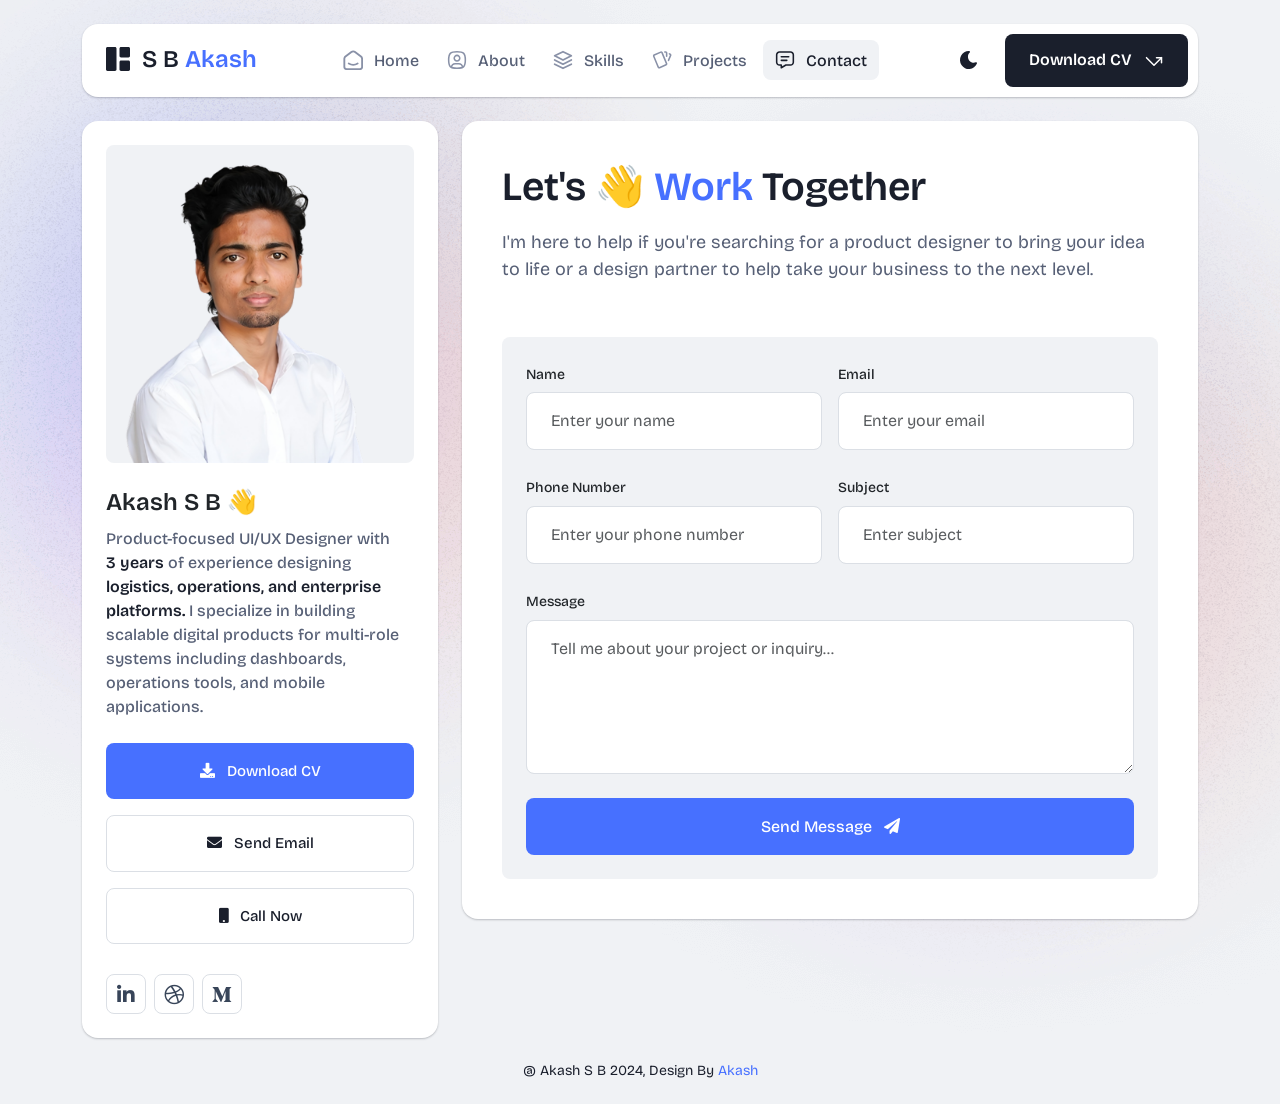
<file: contact.html>
<!DOCTYPE html>
<html lang="en">


<head>
  <meta charset="UTF-8">
  <meta http-equiv="X-UA-Compatible" content="IE=edge">
  <title>Akash S B - Product Designer</title>
  <meta name="description" content="Akash Personal Portfolio">
  <meta name="viewport" content="width=device-width, initial-scale=1">

  <link rel="shortcut icon" type="image/x-icon" href="assets/img/favicon.svg">


  <!-- CSS here -->
  <link rel="stylesheet" href="assets/css/bootstrap.min.css">
  <link rel="stylesheet" href="assets/fontawsome/css/all.min.css">
  <link rel="stylesheet" href="assets/fontawsome/css/fontawesome.min.css">
  <link rel="stylesheet" href="assets/css/slick.css">
  <link rel="stylesheet" href="assets/css/magnific-popup.css">
  <link rel="stylesheet" href="assets/css/style.css">
  <link rel="stylesheet" href="assets/css/responsive.css">
</head>

<body>
  <div id="page-content">
    <!-- header part start -->
    <header class="header-area">
      <nav class="navbar">
        <div class="container">
          <div class="menu-container">
            <div class="logo">
              <a class="navbar-brand me-0" href="index.html">
                <svg width="24" height="24" viewBox="0 0 24 24" fill="none" xmlns="http://www.w3.org/2000/svg">
                  <path
                    d="M0 1.5C0 1.10218 0.158035 0.720644 0.43934 0.43934C0.720644 0.158035 1.10218 0 1.5 0L9 0C9.39782 0 9.77936 0.158035 10.0607 0.43934C10.342 0.720644 10.5 1.10218 10.5 1.5V22.5C10.5 22.8978 10.342 23.2794 10.0607 23.5607C9.77936 23.842 9.39782 24 9 24H1.5C1.10218 24 0.720644 23.842 0.43934 23.5607C0.158035 23.2794 0 22.8978 0 22.5V1.5ZM13.5 1.5C13.5 1.10218 13.658 0.720644 13.9393 0.43934C14.2206 0.158035 14.6022 0 15 0L22.5 0C22.8978 0 23.2794 0.158035 23.5607 0.43934C23.842 0.720644 24 1.10218 24 1.5V9C24 9.39782 23.842 9.77936 23.5607 10.0607C23.2794 10.342 22.8978 10.5 22.5 10.5H15C14.6022 10.5 14.2206 10.342 13.9393 10.0607C13.658 9.77936 13.5 9.39782 13.5 9V1.5ZM13.5 15C13.5 14.6022 13.658 14.2206 13.9393 13.9393C14.2206 13.658 14.6022 13.5 15 13.5H22.5C22.8978 13.5 23.2794 13.658 23.5607 13.9393C23.842 14.2206 24 14.6022 24 15V22.5C24 22.8978 23.842 23.2794 23.5607 23.5607C23.2794 23.842 22.8978 24 22.5 24H15C14.6022 24 14.2206 23.842 13.9393 23.5607C13.658 23.2794 13.5 22.8978 13.5 22.5V15Z"
                    class="logo-icon" />
                </svg>
                <span>S B <span class="primary"> Akash</span></span>
              </a>
            </div>
            <div class="navbar-main d-flex flex-grow-1">
              <div class="logo inner-logo d-block d-xl-none">
                <a class="navbar-brand me-0" href="index.html">
                  <svg width="24" height="24" viewBox="0 0 24 24" fill="none" xmlns="http://www.w3.org/2000/svg">
                    <path
                      d="M0 1.5C0 1.10218 0.158035 0.720644 0.43934 0.43934C0.720644 0.158035 1.10218 0 1.5 0L9 0C9.39782 0 9.77936 0.158035 10.0607 0.43934C10.342 0.720644 10.5 1.10218 10.5 1.5V22.5C10.5 22.8978 10.342 23.2794 10.0607 23.5607C9.77936 23.842 9.39782 24 9 24H1.5C1.10218 24 0.720644 23.842 0.43934 23.5607C0.158035 23.2794 0 22.8978 0 22.5V1.5ZM13.5 1.5C13.5 1.10218 13.658 0.720644 13.9393 0.43934C14.2206 0.158035 14.6022 0 15 0L22.5 0C22.8978 0 23.2794 0.158035 23.5607 0.43934C23.842 0.720644 24 1.10218 24 1.5V9C24 9.39782 23.842 9.77936 23.5607 10.0607C23.2794 10.342 22.8978 10.5 22.5 10.5H15C14.6022 10.5 14.2206 10.342 13.9393 10.0607C13.658 9.77936 13.5 9.39782 13.5 9V1.5ZM13.5 15C13.5 14.6022 13.658 14.2206 13.9393 13.9393C14.2206 13.658 14.6022 13.5 15 13.5H22.5C22.8978 13.5 23.2794 13.658 23.5607 13.9393C23.842 14.2206 24 14.6022 24 15V22.5C24 22.8978 23.842 23.2794 23.5607 23.5607C23.2794 23.842 22.8978 24 22.5 24H15C14.6022 24 14.2206 23.842 13.9393 23.5607C13.658 23.2794 13.5 22.8978 13.5 22.5V15Z"
                      class="logo-icon" />
                  </svg>
                  <span>S B <span class="primary"> Akash</span></span>
                </a>
              </div>
              <ul class="navbar-info mx-auto">
                <li class="nav-item">
                  <a class="nav-link " aria-current="page" href="index.html">
                    <svg class="nav-icon" viewBox="0 0 15 15" fill="none" xmlns="http://www.w3.org/2000/svg">
                      <path
                        d="M13.475 4.92481L9.03083 1.46814C8.64082 1.16473 8.1608 1 7.66667 1C7.17254 1 6.69251 1.16473 6.3025 1.46814L1.8575 4.92481C1.59037 5.13254 1.37424 5.39858 1.22563 5.7026C1.07701 6.00662 0.99984 6.34058 1 6.67897V12.679C1 13.121 1.17559 13.5449 1.48816 13.8575C1.80072 14.17 2.22464 14.3456 2.66667 14.3456H12.6667C13.1087 14.3456 13.5326 14.17 13.8452 13.8575C14.1577 13.5449 14.3333 13.121 14.3333 12.679V6.67897C14.3333 5.99314 14.0167 5.34564 13.475 4.92481Z"
                        stroke-width="1.4" stroke-linecap="round" stroke-linejoin="round" />
                      <path d="M10.9753 10.1665C9.13359 11.2773 6.14859 11.2773 4.30859 10.1665" stroke-width="1.4"
                        stroke-linecap="round" stroke-linejoin="round" />
                    </svg>
                    <span>Home</span>
                  </a>
                </li>
                <li class="nav-item">
                  <a class="nav-link " href="about.html">
                    <svg class="nav-icon" viewBox="0 0 18 18" fill="none" xmlns="http://www.w3.org/2000/svg">
                      <path
                        d="M9 9.8335C9.66304 9.8335 10.2989 9.5701 10.7678 9.10126C11.2366 8.63242 11.5 7.99654 11.5 7.3335C11.5 6.67045 11.2366 6.03457 10.7678 5.56573C10.2989 5.09689 9.66304 4.8335 9 4.8335C8.33696 4.8335 7.70107 5.09689 7.23223 5.56573C6.76339 6.03457 6.5 6.67045 6.5 7.3335C6.5 7.99654 6.76339 8.63242 7.23223 9.10126C7.70107 9.5701 8.33696 9.8335 9 9.8335Z"
                        stroke-width="1.4" stroke-linecap="round" stroke-linejoin="round" />
                      <path
                        d="M9 1.5C15 1.5 16.5 3 16.5 9C16.5 15 15 16.5 9 16.5C3 16.5 1.5 15 1.5 9C1.5 3 3 1.5 9 1.5Z"
                        stroke-width="1.4" stroke-linecap="round" stroke-linejoin="round" />
                      <path
                        d="M4 15.7085V15.6668C4 14.7828 4.35119 13.9349 4.97631 13.3098C5.60143 12.6847 6.44928 12.3335 7.33333 12.3335H10.6667C11.5507 12.3335 12.3986 12.6847 13.0237 13.3098C13.6488 13.9349 14 14.7828 14 15.6668V15.7085"
                        stroke-width="1.4" stroke-linecap="round" stroke-linejoin="round" />
                    </svg>
                    About
                  </a>
                </li>
                <li class="nav-item">
                  <a class="nav-link" href="skills.html">
                    <svg class="nav-icon" viewBox="0 0 16 16" fill="none" xmlns="http://www.w3.org/2000/svg">
                      <path d="M7.99967 1.3335L1.33301 4.66683L7.99967 8.00016L14.6663 4.66683L7.99967 1.3335Z"
                        stroke-width="1.4" stroke-linecap="round" stroke-linejoin="round" />
                      <path d="M1.33301 8L7.99967 11.3333L14.6663 8" stroke-width="1.4" stroke-linecap="round"
                        stroke-linejoin="round" />
                      <path d="M1.33301 11.3335L7.99967 14.6668L14.6663 11.3335" stroke-width="1.4"
                        stroke-linecap="round" stroke-linejoin="round" />
                    </svg>
                    Skills
                  </a>
                </li>
                <li class="nav-item">
                  <a class="nav-link " href="portfolio.html">
                    <svg class="nav-icon" viewBox="0 0 18 17" fill="none" xmlns="http://www.w3.org/2000/svg">
                      <path
                        d="M2.00326 3.99733L7.95159 1.40649C8.04974 1.36442 8.15533 1.34243 8.26212 1.34181C8.3689 1.34119 8.47473 1.36196 8.57337 1.40289C8.67201 1.44382 8.76145 1.50408 8.83642 1.58013C8.9114 1.65617 8.97039 1.74646 9.00992 1.84566L13.1133 11.764C13.1985 11.9651 13.2014 12.1917 13.1213 12.3949C13.0412 12.5982 12.8845 12.7618 12.6849 12.8507L6.73742 15.4415C6.63922 15.4837 6.53356 15.5058 6.42668 15.5065C6.3198 15.5072 6.21387 15.4864 6.11514 15.4455C6.0164 15.4046 5.92688 15.3442 5.85184 15.2681C5.7768 15.192 5.71778 15.1016 5.67826 15.0023L1.57492 5.08316C1.48963 4.88204 1.48673 4.65546 1.56684 4.45222C1.64696 4.24898 1.80367 4.08616 2.00326 3.99733Z"
                        stroke-width="1.4" stroke-linecap="round" stroke-linejoin="round" />
                      <path
                        d="M11.5 1.3335H12.3333C12.5543 1.3335 12.7663 1.42129 12.9226 1.57757C13.0789 1.73385 13.1667 1.94582 13.1667 2.16683V5.0835"
                        stroke-width="1.4" stroke-linecap="round" stroke-linejoin="round" />
                      <path
                        d="M15.6663 3C15.8863 3.09333 16.0997 3.18083 16.3063 3.2625C16.5098 3.34882 16.6706 3.51241 16.7534 3.71729C16.8362 3.92217 16.8343 4.15155 16.748 4.355L14.833 8.83334"
                        stroke-width="1.4" stroke-linecap="round" stroke-linejoin="round" />
                    </svg>
                    Projects
                  </a>
                </li>
                <!-- <li class="nav-item">
                  <a class="nav-link" href="blog.html">
                    <svg class="nav-icon" viewBox="0 0 17 16" fill="none" xmlns="http://www.w3.org/2000/svg">
                      <path
                        d="M12.1663 6.16676L13.4163 4.91676C13.6352 4.69789 13.8088 4.43805 13.9273 4.15208C14.0457 3.86612 14.1067 3.55962 14.1067 3.25009C14.1067 2.94056 14.0457 2.63406 13.9273 2.3481C13.8088 2.06213 13.6352 1.80229 13.4163 1.58342C13.1975 1.36455 12.9376 1.19094 12.6517 1.07248C12.3657 0.954033 12.0592 0.893066 11.7497 0.893066C11.4401 0.893066 11.1336 0.954033 10.8477 1.07248C10.5617 1.19094 10.3019 1.36455 10.083 1.58342L1.33301 10.3334V13.6668H4.66634L6.33301 12.0001"
                        stroke-width="1.4" stroke-linecap="round" stroke-linejoin="round" />
                      <path
                        d="M13.0004 15.3335L15.7921 12.5968C15.9633 12.4307 16.0995 12.232 16.1926 12.0124C16.2857 11.7927 16.3339 11.5567 16.3343 11.3181C16.3347 11.0796 16.2873 10.8434 16.1948 10.6235C16.1024 10.4035 15.9669 10.2044 15.7963 10.0377C15.448 9.69712 14.9806 9.50602 14.4935 9.50509C14.0065 9.50415 13.5383 9.69346 13.1888 10.0327L13.0021 10.216L12.8163 10.0327C12.4681 9.69237 12.0008 9.50143 11.5139 9.50049C11.0271 9.49956 10.5591 9.68871 10.2096 10.0277C10.0383 10.1937 9.9021 10.3924 9.80891 10.612C9.71572 10.8316 9.66746 11.0677 9.667 11.3062C9.66653 11.5447 9.71386 11.781 9.80619 12.0009C9.89853 12.2209 10.034 12.4201 10.2046 12.5868L13.0004 15.3335Z"
                        stroke-width="1.4" stroke-linecap="round" stroke-linejoin="round" />
                    </svg>
                    Blog
                  </a>
                </li> -->
                <li class="nav-item">
                  <a class="nav-link active" href="contact.html">
                    <svg class="nav-icon" viewBox="0 0 18 17" fill="none" xmlns="http://www.w3.org/2000/svg">
                      <path d="M5.66699 5.5H12.3337" stroke-width="1.4" stroke-linecap="round"
                        stroke-linejoin="round" />
                      <path d="M5.66699 8.8335H10.667" stroke-width="1.4" stroke-linecap="round"
                        stroke-linejoin="round" />
                      <path
                        d="M14 1.3335C14.663 1.3335 15.2989 1.59689 15.7678 2.06573C16.2366 2.53457 16.5 3.17045 16.5 3.8335V10.5002C16.5 11.1632 16.2366 11.7991 15.7678 12.2679C15.2989 12.7368 14.663 13.0002 14 13.0002H9.83333L5.66667 15.5002V13.0002H4C3.33696 13.0002 2.70107 12.7368 2.23223 12.2679C1.76339 11.7991 1.5 11.1632 1.5 10.5002V3.8335C1.5 3.17045 1.76339 2.53457 2.23223 2.06573C2.70107 1.59689 3.33696 1.3335 4 1.3335H14Z"
                        stroke-width="1.4" stroke-linecap="round" stroke-linejoin="round" />
                    </svg>
                    Contact
                  </a>
                </li>
              </ul>
              <div class="header-right-info d-flex align-items-center">
                <button class="theme-control-btn">
                  <span class="dark">
                    <svg width="24" height="24" viewBox="0 0 24 24" fill="none" xmlns="http://www.w3.org/2000/svg">
                      <path
                        d="M11.8005 3C10.207 3.0003 8.64356 3.44286 7.27683 4.28049C5.91011 5.11811 4.79139 6.31937 4.04002 7.75612C3.28865 9.19288 2.93281 10.8112 3.01046 12.4386C3.08811 14.0659 3.59633 15.6411 4.48091 16.9963C5.3655 18.3514 6.59326 19.4356 8.03324 20.1333C9.47322 20.8309 11.0714 21.1157 12.6573 20.9574C14.2432 20.7991 15.7573 20.2036 17.0381 19.2344C18.319 18.2652 19.3185 16.9587 19.9301 15.4542C20.2302 14.7162 19.5111 13.9746 18.7875 14.2752C17.5475 14.7888 16.1706 14.8418 14.8963 14.425C13.622 14.0082 12.5308 13.1479 11.8126 11.9937C11.0943 10.8396 10.7943 9.4645 10.9648 8.10764C11.1353 6.75077 11.7655 5.49792 12.7458 4.5669L12.8136 4.4949C13.2986 3.9279 12.913 3.0072 12.1464 3.0072H11.9122L11.8524 3.0018L11.7996 3H11.8005Z"
                        fill="#1A1F2C" />
                    </svg>
                    <small class="theme-text d-block d-xl-none">Change appearance</small>
                  </span>
                  <span class="light">
                    <svg width="24" height="24" viewBox="0 0 24 24" fill="none" xmlns="http://www.w3.org/2000/svg">
                      <path
                        d="M12 19C12.2449 19 12.4813 19.09 12.6644 19.2527C12.8474 19.4155 12.9643 19.6397 12.993 19.883L13 20V21C12.9997 21.2549 12.9021 21.5 12.7272 21.6854C12.5522 21.8707 12.313 21.9822 12.0586 21.9972C11.8042 22.0121 11.5536 21.9293 11.3582 21.7657C11.1627 21.6021 11.0371 21.3701 11.007 21.117L11 21V20C11 19.7348 11.1054 19.4804 11.2929 19.2929C11.4804 19.1054 11.7348 19 12 19Z"
                        fill="#FD7E41" />
                      <path
                        d="M18.3127 16.9099L18.4067 16.9929L19.1067 17.6929C19.2861 17.8729 19.3902 18.1144 19.398 18.3683C19.4057 18.6223 19.3165 18.8697 19.1485 19.0602C18.9804 19.2508 18.7462 19.3702 18.4933 19.3943C18.2403 19.4184 17.9877 19.3454 17.7867 19.1899L17.6927 19.1069L16.9927 18.4069C16.8202 18.2347 16.7165 18.0053 16.7012 17.7619C16.6859 17.5186 16.76 17.278 16.9097 17.0855C17.0593 16.893 17.2741 16.7618 17.5137 16.7166C17.7533 16.6713 18.0012 16.7152 18.2107 16.8399L18.3127 16.9099Z"
                        fill="#FD7E41" />
                      <path
                        d="M7.00747 16.993C7.17965 17.1652 7.28308 17.3943 7.29836 17.6373C7.31364 17.8803 7.23972 18.1206 7.09047 18.313L7.00747 18.407L6.30747 19.107C6.12751 19.2863 5.88604 19.3905 5.63209 19.3982C5.37814 19.406 5.13076 19.3168 4.94019 19.1487C4.74963 18.9807 4.63017 18.7464 4.60607 18.4935C4.58198 18.2406 4.65506 17.988 4.81047 17.787L4.89347 17.693L5.59347 16.993C5.781 16.8055 6.03531 16.7002 6.30047 16.7002C6.56563 16.7002 6.81994 16.8055 7.00747 16.993Z"
                        fill="#FD7E41" />
                      <path
                        d="M3.99987 11C4.25475 11.0003 4.4999 11.0979 4.68524 11.2728C4.87057 11.4478 4.9821 11.687 4.99704 11.9414C5.01198 12.1958 4.92919 12.4464 4.7656 12.6418C4.60201 12.8373 4.36996 12.9629 4.11687 12.993L3.99987 13H2.99987C2.74499 12.9997 2.49984 12.9021 2.3145 12.7272C2.12916 12.5522 2.01763 12.313 2.0027 12.0586C1.98776 11.8042 2.07054 11.5536 2.23413 11.3582C2.39772 11.1627 2.62977 11.0371 2.88287 11.007L2.99987 11H3.99987Z"
                        fill="#FD7E41" />
                      <path
                        d="M20.9999 11C21.2547 11.0003 21.4999 11.0979 21.6852 11.2728C21.8706 11.4478 21.9821 11.687 21.997 11.9414C22.012 12.1958 21.9292 12.4464 21.7656 12.6418C21.602 12.8373 21.37 12.9629 21.1169 12.993L20.9999 13H19.9999C19.745 12.9997 19.4998 12.9021 19.3145 12.7272C19.1292 12.5522 19.0176 12.313 19.0027 12.0586C18.9878 11.8042 19.0705 11.5536 19.2341 11.3582C19.3977 11.1627 19.6298 11.0371 19.8829 11.007L19.9999 11H20.9999Z"
                        fill="#FD7E41" />
                      <path
                        d="M6.21264 4.80985L6.30664 4.89285L7.00664 5.59285C7.18599 5.77281 7.29011 6.01429 7.29787 6.26824C7.30562 6.52219 7.21642 6.76957 7.04839 6.96013C6.88036 7.1507 6.64609 7.27016 6.39316 7.29425C6.14024 7.31834 5.88763 7.24526 5.68664 7.08985L5.59264 7.00685L4.89264 6.30685C4.72073 6.13453 4.61757 5.90543 4.6025 5.66248C4.58744 5.41954 4.6615 5.17945 4.8108 4.98721C4.9601 4.79497 5.1744 4.66378 5.41351 4.61824C5.65262 4.57271 5.90013 4.61594 6.10964 4.73985L6.21264 4.80985Z"
                        fill="#FD7E41" />
                      <path
                        d="M19.1071 4.89288C19.2793 5.06508 19.3827 5.29418 19.398 5.5372C19.4132 5.78023 19.3393 6.02048 19.1901 6.21288L19.1071 6.30688L18.4071 7.00688C18.2271 7.18623 17.9856 7.29036 17.7317 7.29811C17.4777 7.30587 17.2304 7.21667 17.0398 7.04864C16.8492 6.8806 16.7298 6.64633 16.7057 6.39341C16.6816 6.14049 16.7547 5.88788 16.9101 5.68688L16.9931 5.59288L17.6931 4.89288C17.8806 4.70541 18.1349 4.6001 18.4001 4.6001C18.6652 4.6001 18.9196 4.70541 19.1071 4.89288Z"
                        fill="#FD7E41" />
                      <path
                        d="M12 2C12.2449 2.00003 12.4813 2.08996 12.6644 2.25272C12.8474 2.41547 12.9643 2.63975 12.993 2.883L13 3V4C12.9997 4.25488 12.9021 4.50003 12.7272 4.68537C12.5522 4.8707 12.313 4.98223 12.0586 4.99717C11.8042 5.01211 11.5536 4.92933 11.3582 4.76573C11.1627 4.60214 11.0371 4.3701 11.007 4.117L11 4V3C11 2.73478 11.1054 2.48043 11.2929 2.29289C11.4804 2.10536 11.7348 2 12 2Z"
                        fill="#FD7E41" />
                      <path
                        d="M12 7C12.9797 6.99994 13.9378 7.28769 14.7553 7.8275C15.5729 8.36731 16.2138 9.1354 16.5986 10.0364C16.9833 10.9373 17.0949 11.9315 16.9195 12.8953C16.7441 13.8592 16.2893 14.7502 15.6118 15.4579C14.9343 16.1655 14.0638 16.6585 13.1085 16.8756C12.1532 17.0928 11.1552 17.0245 10.2383 16.6793C9.3215 16.334 8.52629 15.7271 7.95146 14.9338C7.37663 14.1405 7.04752 13.1958 7.005 12.217L7 12L7.005 11.783C7.06092 10.4958 7.61161 9.27978 8.54222 8.38866C9.47284 7.49754 10.7115 7.00007 12 7Z"
                        fill="#FD7E41" />
                    </svg>
                    <small class="theme-text d-block d-xl-none">Change appearance</small>
                  </span>
                </button>
                <a href="assets/img/images/Akash S B.pdf" download="" class="lets-talk-btn">
                  Download CV
                  <svg class="icon" width="20" height="20" viewBox="0 0 20 20" fill="none"
                    xmlns="http://www.w3.org/2000/svg">
                    <path d="M17.5 11.6665V6.6665H12.5" stroke="white" stroke-width="1.5" stroke-linecap="round"
                      stroke-linejoin="round" />
                    <path d="M17.5 6.6665L10 14.1665L2.5 6.6665" stroke="white" stroke-width="1.5"
                      stroke-linecap="round" stroke-linejoin="round" />
                  </svg>
                </a>
              </div>
            </div>
            <div class="mobile-menu-overlay d-block d-lg-none"></div>
            <div class="mobile-menu-control-bar d-block d-xl-none">
              <button class="mobile-menu-control-bar">
                <i class="fas fa-bars"></i>
              </button>
            </div>
          </div>
        </div>
      </nav>
    </header>
    <!-- header part end -->

    <!-- main area part start -->
    <main>

      <section class="content-box-area mt-4">
        <div class="container">
          <div class="row g-4">
            <div class="col-xl-4">
              <div class="card profile-card">
                <div class="card-body">
                  <div class="image text-center">
                    <img src="assets/img/images/profile.png" class="img-fluid" alt="profile">
                  </div>
                  <div class="text">
                    <h3 class="card-title">Akash S B 👋</h3>
                    <p>
                      Product-focused UI/UX Designer with <span>3 years </span> of experience designing
                      <span style="display: inline;">logistics, operations, and enterprise platforms.</span>

                      I specialize in building scalable digital
                      products for multi-role systems including dashboards, operations tools, and mobile
                      applications.
                    </p>
                    <div class="common-button-groups">
                      <a class="btn btn-call" href="assets/img/images/Akash S B.pdf" download
                        style="width: 100%;">
                        <i class="fas fa-download icon"></i>
                        Download CV
                      </a>
                      <a class="btn btn-copy mt-3" href="mailto:akashgvp@gmail.com" style="width: 100%;"> 
                        <i class="fas fa-envelope icon"></i>
                        Send Email
                      </a>
                      <a class="btn btn-copy mt-3" href="tel:+917092570915" style="width: 100%;">
                        <i class="fas fa-mobile icon"></i>
                        Call Now
                      </a>
                    </div>
                    <div class="social-media-icon">
                      <ul class="list-unstyled">
                        <li>
                          <a href="https://www.linkedin.com/in/akash-sb-7623b2216" target="_blank">
                            <i class="fab fa-linkedin-in"></i>
                          </a>
                        </li>
                        <li>
                          <a href="https://dribbble.com/Akashgvp" target="_blank">
                            <i class="fab fa-dribbble"></i>
                          </a>
                        </li>
                        <li>
                          <a href="https://medium.com/@akash_1426" target="_blank">
                            <i class="fab fa-medium-m"></i>
                          </a>
                        </li>
                      </ul>
                    </div>
                  </div>
                </div>
              </div>
            </div>
            <div class="col-xl-8">
              <div class="card content-box-card">
                <div class="card-body portfolio-card contact-card">
                  <div class="top-info">
                    <div class="text">
                      <h1 class="main-title">Let's 👋 <span>Work</span> Together</h1>
                      <p>I'm here to help if you're searching for a product designer to bring your idea to life or a
                        design partner to help take your business to the next level.</p>
                    </div>
                  </div>
                  <div class="contact-area">
                    <div class="leave-comments-area">
                      <div class="comments-box">
                        <form action="https://formsubmit.co/akashgvp@gmail.com" method="POST">

                          <div class="row gx-3">

                            <div class="col-md-6">
                              <div class="mb-4">
                                <label class="form-label">Name</label>
                                <input type="text" name="name" class="form-control shadow-none"
                                  placeholder="Enter your name" required>
                              </div>
                            </div>

                            <div class="col-md-6">
                              <div class="mb-4">
                                <label class="form-label">Email</label>
                                <input type="email" name="email" class="form-control shadow-none"
                                  placeholder="Enter your email" required>
                              </div>
                            </div>

                            <div class="col-md-6">
                              <div class="mb-4">
                                <label class="form-label">Phone Number</label>
                                <input type="tel" name="phone" class="form-control shadow-none"
                                  placeholder="Enter your phone number" required>
                              </div>
                            </div>

                            <div class="col-md-6">
                              <div class="mb-4">
                                <label class="form-label">Subject</label>
                                <input type="text" name="subject" class="form-control shadow-none"
                                  placeholder="Enter subject" required>
                              </div>
                            </div>

                            <div class="col-md-12">
                              <div class="mb-4">
                                <label class="form-label">Message</label>
                                <textarea name="message" class="form-control shadow-none" rows="5"
                                  placeholder="Tell me about your project or inquiry..." required></textarea>
                              </div>
                            </div>

                            <!-- Disable Captcha -->
                            <input type="hidden" name="_captcha" value="false">

                            <!-- Success Redirect -->
                            <input type="hidden" name="_next" value="https://yourdomain.com/thank-you.html">

                            <div class="col-md-12">
                              <button class="submit-btn" type="submit">
                                Send Message
                                <i class="fas fa-paper-plane ms-2"></i>
                              </button>
                            </div>

                          </div>
                        </form>
                        <p class="ajax-response mb-0"></p>
                      </div>
                    </div>
                    <!-- <div class="contact-map-area">
                      <iframe
                        src="https://www.google.com/maps/embed?pb=!1m18!1m12!1m3!1d193595.25280012016!2d-74.14448732737499!3d40.69763123331177!2m3!1f0!2f0!3f0!3m2!1i1024!2i768!4f13.1!3m3!1m2!1s0x89c24fa5d33f083b%3A0xc80b8f06e177fe62!2sNew%20York%2C%20NY%2C%20USA!5e0!3m2!1sen!2sbd!4v1711832776336!5m2!1sen!2sbd"
                        allowfullscreen="" loading="lazy" referrerpolicy="no-referrer-when-downgrade"></iframe>
                    </div>
                    <div class="frequently-asked-questions">
                      <h2 class="main-common-title">Frequently Asked Questions
                      </h2>
                      <div class="frequently-asked-questions-main">
                        <div class="accordion" id="accordionExample">
                          <div class="accordion-item">
                            <h4 class="accordion-header" id="headingOne">
                              <button class="accordion-button" type="button" data-bs-toggle="collapse"
                                data-bs-target="#collapseOne" aria-expanded="true" aria-controls="collapseOne">
                                What does a product designer need to know?
                                <span class="ms-auto">
                                  <span class="icon ms-4">
                                    <img class="icon-plus" src="assets/img/icons/plus.svg" alt="plus">
                                    <img class="icon-minus d-none" src="assets/img/icons/minus.svg" alt="minus">
                                  </span>
                                </span>
                              </button>
                            </h4>
                            <div id="collapseOne" class="accordion-collapse collapse show" aria-labelledby="headingOne"
                              data-bs-parent="#accordionExample">
                              <div class="accordion-body">
                                <p>I'm here to help if you're searching for a product designer to bring your idea to
                                  life
                                  or a design partner to help take your business to the next level.</p>
                              </div>
                            </div>
                          </div>
                          <div class="accordion-item">
                            <h4 class="accordion-header" id="headingTwo">
                              <button class="accordion-button collapsed" type="button" data-bs-toggle="collapse"
                                data-bs-target="#collapseTwo" aria-expanded="false" aria-controls="collapseTwo">
                                What does a product designer need to know?
                                <span class="ms-auto">
                                  <span class="icon ms-4">
                                    <img class="icon-plus" src="assets/img/icons/plus.svg" alt="plus">
                                    <img class="icon-minus d-none" src="assets/img/icons/minus.svg" alt="minus">
                                  </span>
                                </span>
                              </button>
                            </h4>
                            <div id="collapseTwo" class="accordion-collapse collapse" aria-labelledby="headingTwo"
                              data-bs-parent="#accordionExample">
                              <div class="accordion-body">
                                <p>I'm here to help if you're searching for a product designer to bring your idea to
                                  life
                                  or
                                  a design partner to help take your business to the next level.</p>
                              </div>
                            </div>
                          </div>
                          <div class="accordion-item">
                            <h4 class="accordion-header" id="headingThree">
                              <button class="accordion-button collapsed" type="button" data-bs-toggle="collapse"
                                data-bs-target="#collapseThree" aria-expanded="false" aria-controls="collapseThree">
                                What does a product designer need to know?
                                <span class="ms-auto">
                                  <span class="icon ms-4">
                                    <img class="icon-plus" src="assets/img/icons/plus.svg" alt="plus">
                                    <img class="icon-minus d-none" src="assets/img/icons/minus.svg" alt="minus">
                                  </span>
                                </span>
                              </button>
                            </h4>
                            <div id="collapseThree" class="accordion-collapse collapse" aria-labelledby="headingThree"
                              data-bs-parent="#accordionExample">
                              <div class="accordion-body">
                                <p>I'm here to help if you're searching for a product designer to bring your idea to
                                  life
                                  or
                                  a design partner to help take your business to the next level.</p>
                              </div>
                            </div>
                          </div>
                          <div class="accordion-item">
                            <h4 class="accordion-header" id="headingFour">
                              <button class="accordion-button collapsed" type="button" data-bs-toggle="collapse"
                                data-bs-target="#collapseFour" aria-expanded="false" aria-controls="collapseFour">
                                What does a product designer need to know?
                                <span class="ms-auto">
                                  <span class="icon ms-4">
                                    <img class="icon-plus" src="assets/img/icons/plus.svg" alt="plus">
                                    <img class="icon-minus d-none" src="assets/img/icons/minus.svg" alt="minus">
                                  </span>
                                </span>
                              </button>
                            </h4>
                            <div id="collapseFour" class="accordion-collapse collapse" aria-labelledby="headingFour"
                              data-bs-parent="#accordionExample">
                              <div class="accordion-body">
                                <p>I'm here to help if you're searching for a product designer to bring your idea to
                                  life
                                  or
                                  a design partner to help take your business to the next level.</p>
                              </div>
                            </div>
                          </div>
                          <div class="accordion-item">
                            <h4 class="accordion-header" id="headingFive">
                              <button class="accordion-button collapsed" type="button" data-bs-toggle="collapse"
                                data-bs-target="#collapseFive" aria-expanded="false" aria-controls="collapseFive">
                                What does a product designer need to know?
                                <span class="ms-auto">
                                  <span class="icon ms-4">
                                    <img class="icon-plus" src="assets/img/icons/plus.svg" alt="plus">
                                    <img class="icon-minus d-none" src="assets/img/icons/minus.svg" alt="minus">
                                  </span>
                                </span>
                              </button>
                            </h4>
                            <div id="collapseFive" class="accordion-collapse collapse" aria-labelledby="headingFive"
                              data-bs-parent="#accordionExample">
                              <div class="accordion-body">
                                <p>I'm here to help if you're searching for a product designer to bring your idea to
                                  life
                                  or
                                  a design partner to help take your business to the next level.</p>
                              </div>
                            </div>
                          </div>
                        </div>
                      </div>
                    </div> -->
                  </div>
                </div>
              </div>
            </div>
          </div>
        </div>
      </section>

      <!-- background shape area start -->
      <div class="background-shapes">
        <div class="shape-1 common-shape">
          <img src="assets/img/bg/banner-shape-1.png" alt="banner-shape-1">
        </div>
        <div class="shape-2 common-shape">
          <img src="assets/img/bg/banner-shape-1.png" alt="banner-shape-1">
        </div>
        <div class="threed-shape-1 move-with-cursor" data-value="1">
          <img src="assets/img/bg/object-3d-1.png" alt="object-3d-1">
        </div>
        <div class="threed-shape-2 move-with-cursor" data-value="1">
          <img src="assets/img/bg/object-3d-2.png" alt="object-3d-2">
        </div>
      </div>
      <!-- background shape area end -->
    </main>
    <!-- main area part end -->

    <!-- footer part start -->
    <footer class="footer-area">
      <div class="container">
        <div class="text text-center">
          <p>@ Akash S B 2024, Design By <a href="#">Akash</a></p>
        </div>
      </div>
    </footer>
    <!-- footer part end -->
  </div>

  <!-- JS here -->
  <script src="assets/js/vendor/jquery-3.6.0.min.js"></script>
  <script src="assets/js/bootstrap.bundle.min.js"></script>
  <script src="assets/js/jquery.magnific-popup.min.js"></script>
  <script src="assets/js/ajax-form.js"></script>
  <script src="assets/js/clipboard.min.js"></script>
  <script src="assets/js/slick.min.js"></script>
  <script src="assets/js/script.js"></script>
</body>



<!-- Mirrored from marveltheme.com/tf/html/bentofolio-html/contact.html by HTTrack Website Copier/3.x [XR&CO'2014], Wed, 27 May 2026 05:43:21 GMT -->

</html>
</file>
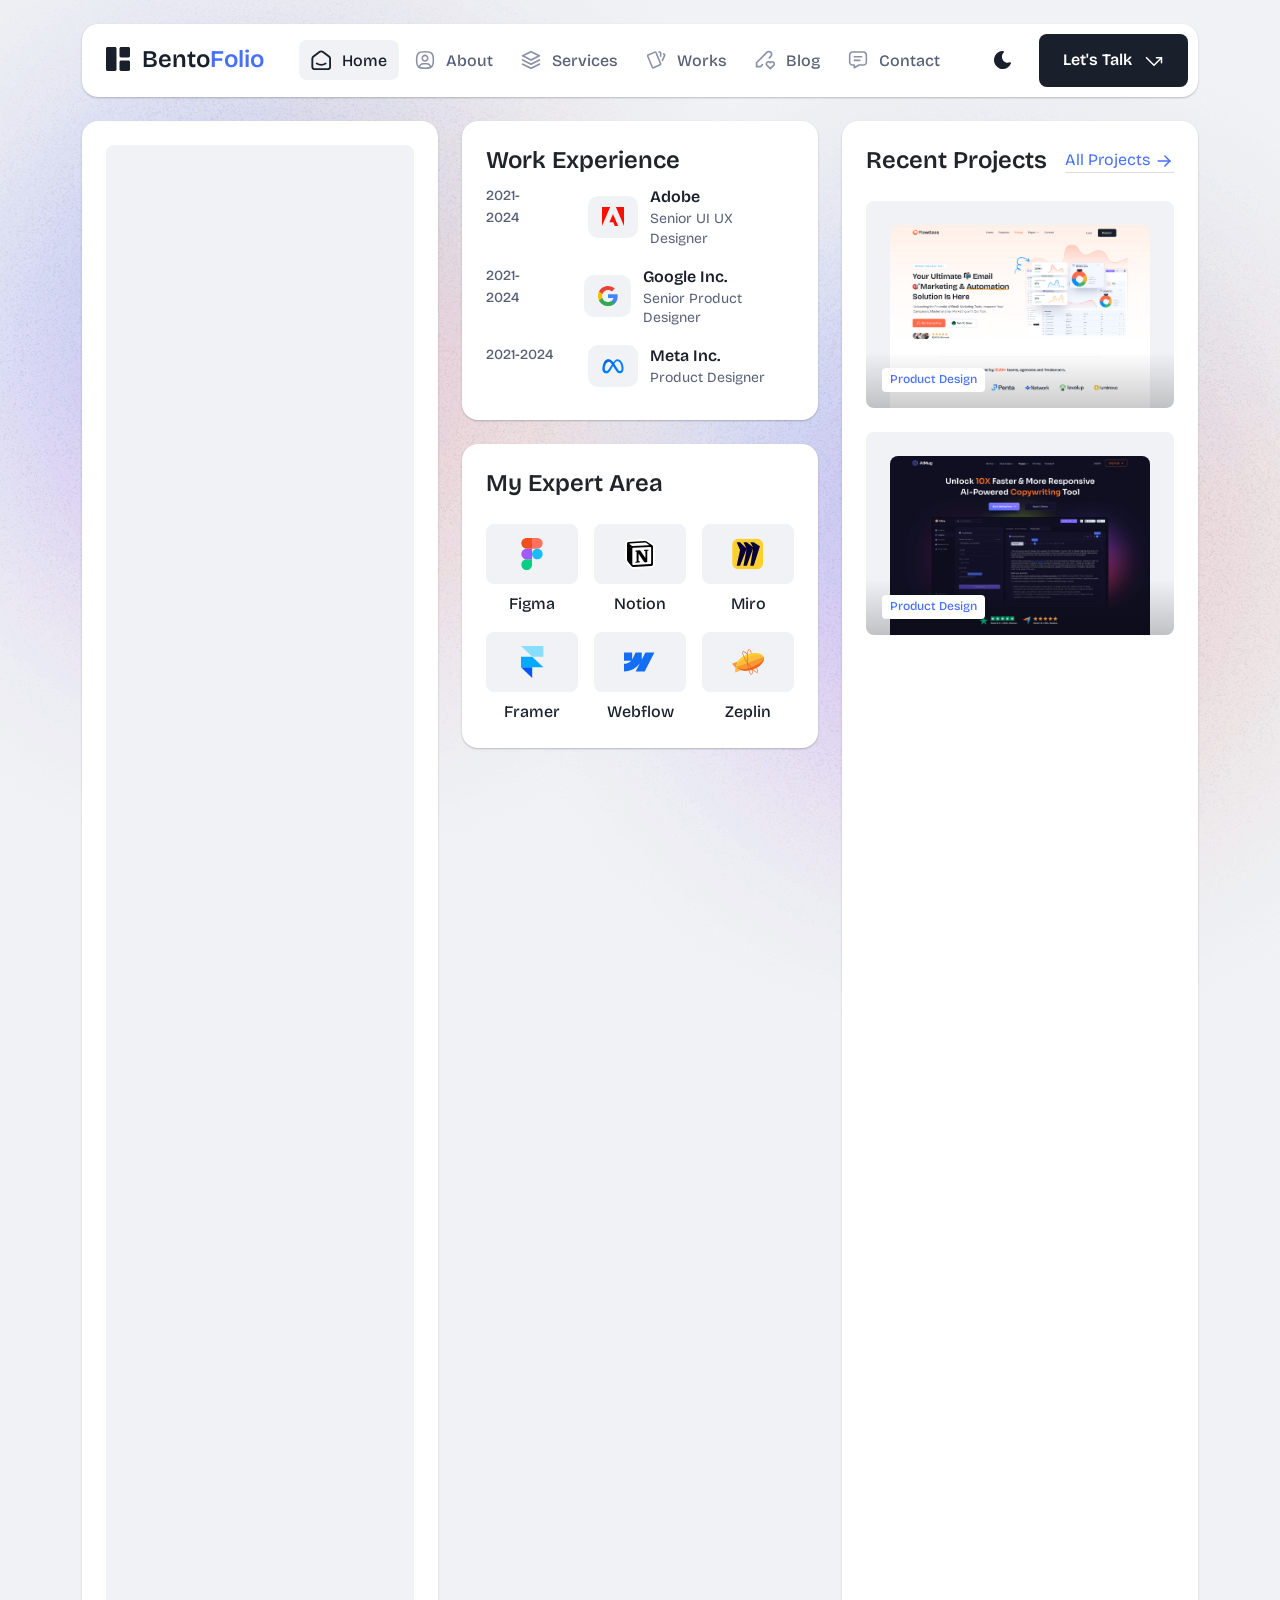
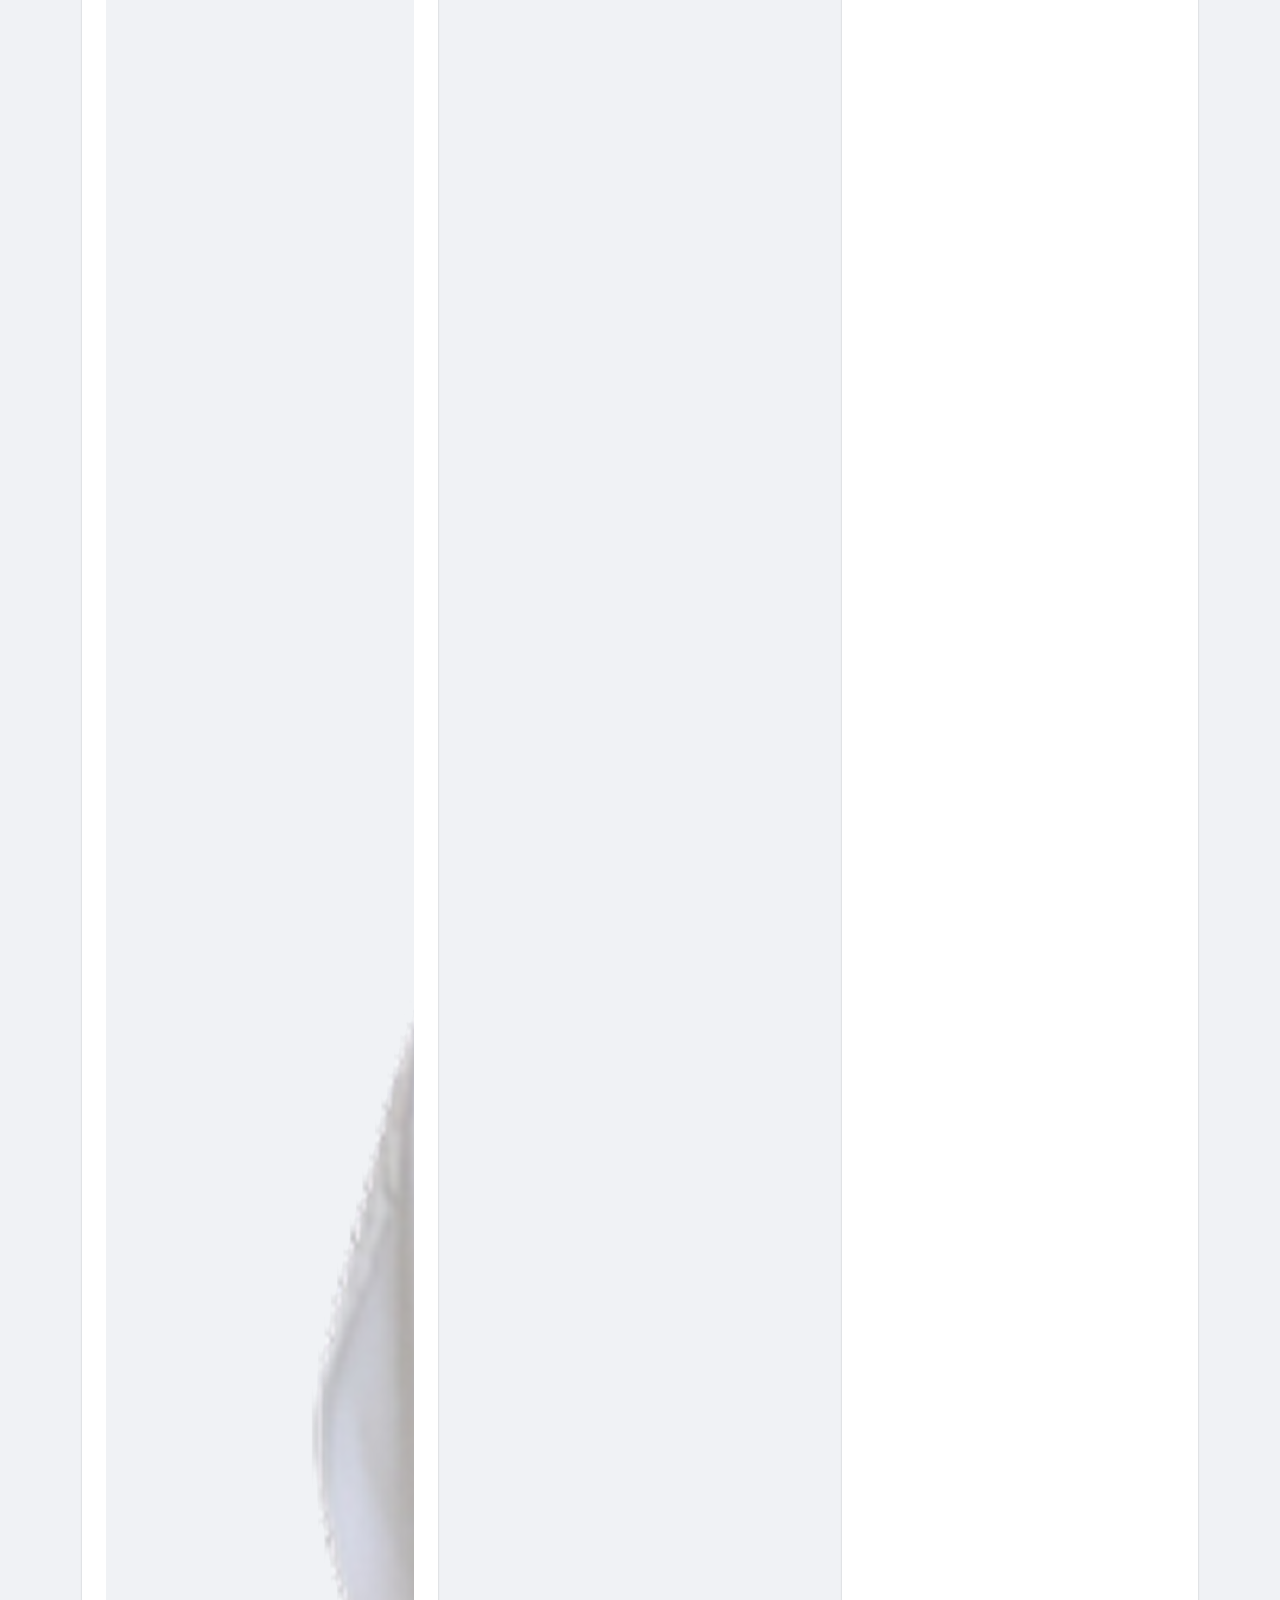
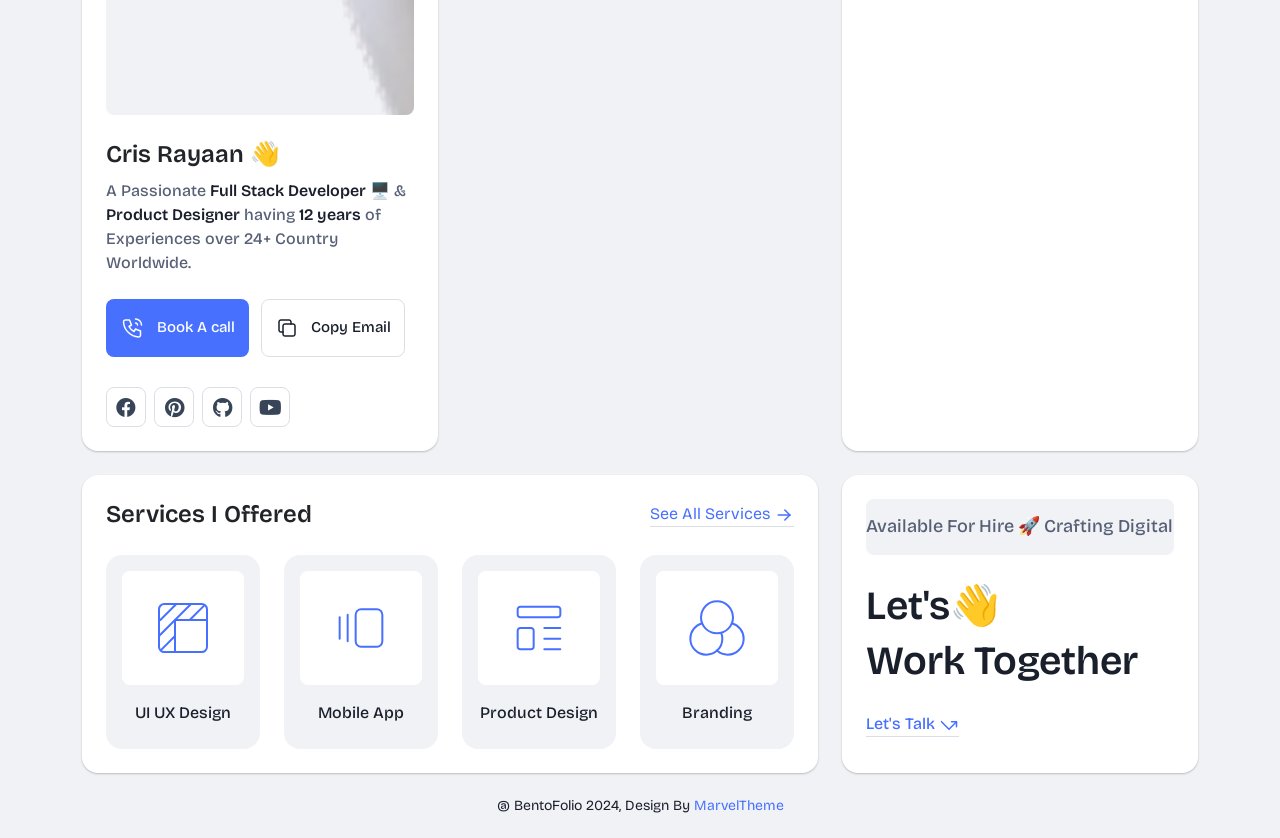
<file: index-2.html>
<!DOCTYPE html>
<html lang="en">


<!-- Mirrored from marveltheme.com/tf/html/bentofolio-html/index.html by HTTrack Website Copier/3.x [XR&CO'2014], Wed, 27 May 2026 05:43:16 GMT -->
<head>
  <meta charset="UTF-8">
  <meta http-equiv="X-UA-Compatible" content="IE=edge">
  <title>Bentofolio - Bootstrap Personal Portfolio Template</title>
  <meta name="description" content="Bentofolio - Bootstrap Personal Portfolio Template">
  <meta name="viewport" content="width=device-width, initial-scale=1">

  <link rel="shortcut icon" type="image/x-icon" href="assets/img/favicon.svg">
  <!-- Place favicon.ico in the root directory -->

  <!-- CSS here -->
  <link rel="stylesheet" href="assets/css/bootstrap.min.css">
  <link rel="stylesheet" href="assets/fontawsome/css/all.min.css">
  <link rel="stylesheet" href="assets/fontawsome/css/fontawesome.min.css">
  <link rel="stylesheet" href="assets/css/slick.css">
  <link rel="stylesheet" href="assets/css/magnific-popup.css">
  <link rel="stylesheet" href="assets/css/style.css">
  <link rel="stylesheet" href="assets/css/responsive.css">
</head>

<body>

  <div id="page-content">
    <!-- header part start -->
    <header class="header-area">
      <nav class="navbar">
        <div class="container">
          <div class="menu-container">
            <div class="logo">
              <a class="navbar-brand me-0" href="index-2.html">
                <svg width="24" height="24" viewBox="0 0 24 24" fill="none" xmlns="http://www.w3.org/2000/svg">
                  <path
                    d="M0 1.5C0 1.10218 0.158035 0.720644 0.43934 0.43934C0.720644 0.158035 1.10218 0 1.5 0L9 0C9.39782 0 9.77936 0.158035 10.0607 0.43934C10.342 0.720644 10.5 1.10218 10.5 1.5V22.5C10.5 22.8978 10.342 23.2794 10.0607 23.5607C9.77936 23.842 9.39782 24 9 24H1.5C1.10218 24 0.720644 23.842 0.43934 23.5607C0.158035 23.2794 0 22.8978 0 22.5V1.5ZM13.5 1.5C13.5 1.10218 13.658 0.720644 13.9393 0.43934C14.2206 0.158035 14.6022 0 15 0L22.5 0C22.8978 0 23.2794 0.158035 23.5607 0.43934C23.842 0.720644 24 1.10218 24 1.5V9C24 9.39782 23.842 9.77936 23.5607 10.0607C23.2794 10.342 22.8978 10.5 22.5 10.5H15C14.6022 10.5 14.2206 10.342 13.9393 10.0607C13.658 9.77936 13.5 9.39782 13.5 9V1.5ZM13.5 15C13.5 14.6022 13.658 14.2206 13.9393 13.9393C14.2206 13.658 14.6022 13.5 15 13.5H22.5C22.8978 13.5 23.2794 13.658 23.5607 13.9393C23.842 14.2206 24 14.6022 24 15V22.5C24 22.8978 23.842 23.2794 23.5607 23.5607C23.2794 23.842 22.8978 24 22.5 24H15C14.6022 24 14.2206 23.842 13.9393 23.5607C13.658 23.2794 13.5 22.8978 13.5 22.5V15Z"
                    class="logo-icon" />
                </svg>
                <span>Bento<span class="primary">Folio</span></span>
              </a>
            </div>
            <div class="navbar-main d-flex flex-grow-1">
              <div class="logo inner-logo d-block d-xl-none">
                <a class="navbar-brand me-0" href="index-2.html">
                  <svg width="24" height="24" viewBox="0 0 24 24" fill="none" xmlns="http://www.w3.org/2000/svg">
                    <path
                      d="M0 1.5C0 1.10218 0.158035 0.720644 0.43934 0.43934C0.720644 0.158035 1.10218 0 1.5 0L9 0C9.39782 0 9.77936 0.158035 10.0607 0.43934C10.342 0.720644 10.5 1.10218 10.5 1.5V22.5C10.5 22.8978 10.342 23.2794 10.0607 23.5607C9.77936 23.842 9.39782 24 9 24H1.5C1.10218 24 0.720644 23.842 0.43934 23.5607C0.158035 23.2794 0 22.8978 0 22.5V1.5ZM13.5 1.5C13.5 1.10218 13.658 0.720644 13.9393 0.43934C14.2206 0.158035 14.6022 0 15 0L22.5 0C22.8978 0 23.2794 0.158035 23.5607 0.43934C23.842 0.720644 24 1.10218 24 1.5V9C24 9.39782 23.842 9.77936 23.5607 10.0607C23.2794 10.342 22.8978 10.5 22.5 10.5H15C14.6022 10.5 14.2206 10.342 13.9393 10.0607C13.658 9.77936 13.5 9.39782 13.5 9V1.5ZM13.5 15C13.5 14.6022 13.658 14.2206 13.9393 13.9393C14.2206 13.658 14.6022 13.5 15 13.5H22.5C22.8978 13.5 23.2794 13.658 23.5607 13.9393C23.842 14.2206 24 14.6022 24 15V22.5C24 22.8978 23.842 23.2794 23.5607 23.5607C23.2794 23.842 22.8978 24 22.5 24H15C14.6022 24 14.2206 23.842 13.9393 23.5607C13.658 23.2794 13.5 22.8978 13.5 22.5V15Z"
                      class="logo-icon" />
                  </svg>
                  <span>Bento<span class="primary">Folio</span></span>
                </a>
              </div>
              <ul class="navbar-info mx-auto">
                <li class="nav-item">
                  <a class="nav-link active" aria-current="page" href="index-2.html">
                    <svg class="nav-icon" viewBox="0 0 15 15" fill="none" xmlns="http://www.w3.org/2000/svg">
                      <path
                        d="M13.475 4.92481L9.03083 1.46814C8.64082 1.16473 8.1608 1 7.66667 1C7.17254 1 6.69251 1.16473 6.3025 1.46814L1.8575 4.92481C1.59037 5.13254 1.37424 5.39858 1.22563 5.7026C1.07701 6.00662 0.99984 6.34058 1 6.67897V12.679C1 13.121 1.17559 13.5449 1.48816 13.8575C1.80072 14.17 2.22464 14.3456 2.66667 14.3456H12.6667C13.1087 14.3456 13.5326 14.17 13.8452 13.8575C14.1577 13.5449 14.3333 13.121 14.3333 12.679V6.67897C14.3333 5.99314 14.0167 5.34564 13.475 4.92481Z"
                        stroke-width="1.4" stroke-linecap="round" stroke-linejoin="round" />
                      <path d="M10.9753 10.1665C9.13359 11.2773 6.14859 11.2773 4.30859 10.1665" stroke-width="1.4"
                        stroke-linecap="round" stroke-linejoin="round" />
                    </svg>
                    <span>Home</span>
                  </a>
                </li>
                <li class="nav-item">
                  <a class="nav-link" href="about.html">
                    <svg class="nav-icon" viewBox="0 0 18 18" fill="none" xmlns="http://www.w3.org/2000/svg">
                      <path
                        d="M9 9.8335C9.66304 9.8335 10.2989 9.5701 10.7678 9.10126C11.2366 8.63242 11.5 7.99654 11.5 7.3335C11.5 6.67045 11.2366 6.03457 10.7678 5.56573C10.2989 5.09689 9.66304 4.8335 9 4.8335C8.33696 4.8335 7.70107 5.09689 7.23223 5.56573C6.76339 6.03457 6.5 6.67045 6.5 7.3335C6.5 7.99654 6.76339 8.63242 7.23223 9.10126C7.70107 9.5701 8.33696 9.8335 9 9.8335Z"
                        stroke-width="1.4" stroke-linecap="round" stroke-linejoin="round" />
                      <path d="M9 1.5C15 1.5 16.5 3 16.5 9C16.5 15 15 16.5 9 16.5C3 16.5 1.5 15 1.5 9C1.5 3 3 1.5 9 1.5Z"
                        stroke-width="1.4" stroke-linecap="round" stroke-linejoin="round" />
                      <path
                        d="M4 15.7085V15.6668C4 14.7828 4.35119 13.9349 4.97631 13.3098C5.60143 12.6847 6.44928 12.3335 7.33333 12.3335H10.6667C11.5507 12.3335 12.3986 12.6847 13.0237 13.3098C13.6488 13.9349 14 14.7828 14 15.6668V15.7085"
                        stroke-width="1.4" stroke-linecap="round" stroke-linejoin="round" />
                    </svg>
                    About
                  </a>
                </li>
                <li class="nav-item">
                  <a class="nav-link" href="services.html">
                    <svg class="nav-icon" viewBox="0 0 16 16" fill="none" xmlns="http://www.w3.org/2000/svg">
                      <path d="M7.99967 1.3335L1.33301 4.66683L7.99967 8.00016L14.6663 4.66683L7.99967 1.3335Z"
                        stroke-width="1.4" stroke-linecap="round" stroke-linejoin="round" />
                      <path d="M1.33301 8L7.99967 11.3333L14.6663 8" stroke-width="1.4" stroke-linecap="round"
                        stroke-linejoin="round" />
                      <path d="M1.33301 11.3335L7.99967 14.6668L14.6663 11.3335" stroke-width="1.4" stroke-linecap="round"
                        stroke-linejoin="round" />
                    </svg>
                    Services
                  </a>
                </li>
                <li class="nav-item">
                  <a class="nav-link" href="portfolio.html">
                    <svg class="nav-icon" viewBox="0 0 18 17" fill="none" xmlns="http://www.w3.org/2000/svg">
                      <path
                        d="M2.00326 3.99733L7.95159 1.40649C8.04974 1.36442 8.15533 1.34243 8.26212 1.34181C8.3689 1.34119 8.47473 1.36196 8.57337 1.40289C8.67201 1.44382 8.76145 1.50408 8.83642 1.58013C8.9114 1.65617 8.97039 1.74646 9.00992 1.84566L13.1133 11.764C13.1985 11.9651 13.2014 12.1917 13.1213 12.3949C13.0412 12.5982 12.8845 12.7618 12.6849 12.8507L6.73742 15.4415C6.63922 15.4837 6.53356 15.5058 6.42668 15.5065C6.3198 15.5072 6.21387 15.4864 6.11514 15.4455C6.0164 15.4046 5.92688 15.3442 5.85184 15.2681C5.7768 15.192 5.71778 15.1016 5.67826 15.0023L1.57492 5.08316C1.48963 4.88204 1.48673 4.65546 1.56684 4.45222C1.64696 4.24898 1.80367 4.08616 2.00326 3.99733Z"
                        stroke-width="1.4" stroke-linecap="round" stroke-linejoin="round" />
                      <path
                        d="M11.5 1.3335H12.3333C12.5543 1.3335 12.7663 1.42129 12.9226 1.57757C13.0789 1.73385 13.1667 1.94582 13.1667 2.16683V5.0835"
                        stroke-width="1.4" stroke-linecap="round" stroke-linejoin="round" />
                      <path
                        d="M15.6663 3C15.8863 3.09333 16.0997 3.18083 16.3063 3.2625C16.5098 3.34882 16.6706 3.51241 16.7534 3.71729C16.8362 3.92217 16.8343 4.15155 16.748 4.355L14.833 8.83334"
                        stroke-width="1.4" stroke-linecap="round" stroke-linejoin="round" />
                    </svg>
                    Works
                  </a>
                </li>
                <li class="nav-item">
                  <a class="nav-link" href="blog.html">
                    <svg class="nav-icon" viewBox="0 0 17 16" fill="none" xmlns="http://www.w3.org/2000/svg">
                      <path
                        d="M12.1663 6.16676L13.4163 4.91676C13.6352 4.69789 13.8088 4.43805 13.9273 4.15208C14.0457 3.86612 14.1067 3.55962 14.1067 3.25009C14.1067 2.94056 14.0457 2.63406 13.9273 2.3481C13.8088 2.06213 13.6352 1.80229 13.4163 1.58342C13.1975 1.36455 12.9376 1.19094 12.6517 1.07248C12.3657 0.954033 12.0592 0.893066 11.7497 0.893066C11.4401 0.893066 11.1336 0.954033 10.8477 1.07248C10.5617 1.19094 10.3019 1.36455 10.083 1.58342L1.33301 10.3334V13.6668H4.66634L6.33301 12.0001"
                        stroke-width="1.4" stroke-linecap="round" stroke-linejoin="round" />
                      <path
                        d="M13.0004 15.3335L15.7921 12.5968C15.9633 12.4307 16.0995 12.232 16.1926 12.0124C16.2857 11.7927 16.3339 11.5567 16.3343 11.3181C16.3347 11.0796 16.2873 10.8434 16.1948 10.6235C16.1024 10.4035 15.9669 10.2044 15.7963 10.0377C15.448 9.69712 14.9806 9.50602 14.4935 9.50509C14.0065 9.50415 13.5383 9.69346 13.1888 10.0327L13.0021 10.216L12.8163 10.0327C12.4681 9.69237 12.0008 9.50143 11.5139 9.50049C11.0271 9.49956 10.5591 9.68871 10.2096 10.0277C10.0383 10.1937 9.9021 10.3924 9.80891 10.612C9.71572 10.8316 9.66746 11.0677 9.667 11.3062C9.66653 11.5447 9.71386 11.781 9.80619 12.0009C9.89853 12.2209 10.034 12.4201 10.2046 12.5868L13.0004 15.3335Z"
                        stroke-width="1.4" stroke-linecap="round" stroke-linejoin="round" />
                    </svg>
                    Blog
                  </a>
                </li>
                <li class="nav-item">
                  <a class="nav-link" href="contact.html">
                    <svg class="nav-icon" viewBox="0 0 18 17" fill="none" xmlns="http://www.w3.org/2000/svg">
                      <path d="M5.66699 5.5H12.3337" stroke-width="1.4" stroke-linecap="round" stroke-linejoin="round" />
                      <path d="M5.66699 8.8335H10.667" stroke-width="1.4" stroke-linecap="round"
                        stroke-linejoin="round" />
                      <path
                        d="M14 1.3335C14.663 1.3335 15.2989 1.59689 15.7678 2.06573C16.2366 2.53457 16.5 3.17045 16.5 3.8335V10.5002C16.5 11.1632 16.2366 11.7991 15.7678 12.2679C15.2989 12.7368 14.663 13.0002 14 13.0002H9.83333L5.66667 15.5002V13.0002H4C3.33696 13.0002 2.70107 12.7368 2.23223 12.2679C1.76339 11.7991 1.5 11.1632 1.5 10.5002V3.8335C1.5 3.17045 1.76339 2.53457 2.23223 2.06573C2.70107 1.59689 3.33696 1.3335 4 1.3335H14Z"
                        stroke-width="1.4" stroke-linecap="round" stroke-linejoin="round" />
                    </svg>
                    Contact
                  </a>
                </li>
              </ul>
              <div class="header-right-info d-flex align-items-center">
                <button class="theme-control-btn">
                  <span class="dark">
                    <svg width="24" height="24" viewBox="0 0 24 24" fill="none" xmlns="http://www.w3.org/2000/svg">
                      <path
                        d="M11.8005 3C10.207 3.0003 8.64356 3.44286 7.27683 4.28049C5.91011 5.11811 4.79139 6.31937 4.04002 7.75612C3.28865 9.19288 2.93281 10.8112 3.01046 12.4386C3.08811 14.0659 3.59633 15.6411 4.48091 16.9963C5.3655 18.3514 6.59326 19.4356 8.03324 20.1333C9.47322 20.8309 11.0714 21.1157 12.6573 20.9574C14.2432 20.7991 15.7573 20.2036 17.0381 19.2344C18.319 18.2652 19.3185 16.9587 19.9301 15.4542C20.2302 14.7162 19.5111 13.9746 18.7875 14.2752C17.5475 14.7888 16.1706 14.8418 14.8963 14.425C13.622 14.0082 12.5308 13.1479 11.8126 11.9937C11.0943 10.8396 10.7943 9.4645 10.9648 8.10764C11.1353 6.75077 11.7655 5.49792 12.7458 4.5669L12.8136 4.4949C13.2986 3.9279 12.913 3.0072 12.1464 3.0072H11.9122L11.8524 3.0018L11.7996 3H11.8005Z"
                        fill="#1A1F2C" />
                    </svg>
                    <small class="theme-text d-block d-xl-none">Change appearance</small>
                  </span>
                  <span class="light">
                    <svg width="24" height="24" viewBox="0 0 24 24" fill="none" xmlns="http://www.w3.org/2000/svg">
                      <path
                        d="M12 19C12.2449 19 12.4813 19.09 12.6644 19.2527C12.8474 19.4155 12.9643 19.6397 12.993 19.883L13 20V21C12.9997 21.2549 12.9021 21.5 12.7272 21.6854C12.5522 21.8707 12.313 21.9822 12.0586 21.9972C11.8042 22.0121 11.5536 21.9293 11.3582 21.7657C11.1627 21.6021 11.0371 21.3701 11.007 21.117L11 21V20C11 19.7348 11.1054 19.4804 11.2929 19.2929C11.4804 19.1054 11.7348 19 12 19Z"
                        fill="#FD7E41" />
                      <path
                        d="M18.3127 16.9099L18.4067 16.9929L19.1067 17.6929C19.2861 17.8729 19.3902 18.1144 19.398 18.3683C19.4057 18.6223 19.3165 18.8697 19.1485 19.0602C18.9804 19.2508 18.7462 19.3702 18.4933 19.3943C18.2403 19.4184 17.9877 19.3454 17.7867 19.1899L17.6927 19.1069L16.9927 18.4069C16.8202 18.2347 16.7165 18.0053 16.7012 17.7619C16.6859 17.5186 16.76 17.278 16.9097 17.0855C17.0593 16.893 17.2741 16.7618 17.5137 16.7166C17.7533 16.6713 18.0012 16.7152 18.2107 16.8399L18.3127 16.9099Z"
                        fill="#FD7E41" />
                      <path
                        d="M7.00747 16.993C7.17965 17.1652 7.28308 17.3943 7.29836 17.6373C7.31364 17.8803 7.23972 18.1206 7.09047 18.313L7.00747 18.407L6.30747 19.107C6.12751 19.2863 5.88604 19.3905 5.63209 19.3982C5.37814 19.406 5.13076 19.3168 4.94019 19.1487C4.74963 18.9807 4.63017 18.7464 4.60607 18.4935C4.58198 18.2406 4.65506 17.988 4.81047 17.787L4.89347 17.693L5.59347 16.993C5.781 16.8055 6.03531 16.7002 6.30047 16.7002C6.56563 16.7002 6.81994 16.8055 7.00747 16.993Z"
                        fill="#FD7E41" />
                      <path
                        d="M3.99987 11C4.25475 11.0003 4.4999 11.0979 4.68524 11.2728C4.87057 11.4478 4.9821 11.687 4.99704 11.9414C5.01198 12.1958 4.92919 12.4464 4.7656 12.6418C4.60201 12.8373 4.36996 12.9629 4.11687 12.993L3.99987 13H2.99987C2.74499 12.9997 2.49984 12.9021 2.3145 12.7272C2.12916 12.5522 2.01763 12.313 2.0027 12.0586C1.98776 11.8042 2.07054 11.5536 2.23413 11.3582C2.39772 11.1627 2.62977 11.0371 2.88287 11.007L2.99987 11H3.99987Z"
                        fill="#FD7E41" />
                      <path
                        d="M20.9999 11C21.2547 11.0003 21.4999 11.0979 21.6852 11.2728C21.8706 11.4478 21.9821 11.687 21.997 11.9414C22.012 12.1958 21.9292 12.4464 21.7656 12.6418C21.602 12.8373 21.37 12.9629 21.1169 12.993L20.9999 13H19.9999C19.745 12.9997 19.4998 12.9021 19.3145 12.7272C19.1292 12.5522 19.0176 12.313 19.0027 12.0586C18.9878 11.8042 19.0705 11.5536 19.2341 11.3582C19.3977 11.1627 19.6298 11.0371 19.8829 11.007L19.9999 11H20.9999Z"
                        fill="#FD7E41" />
                      <path
                        d="M6.21264 4.80985L6.30664 4.89285L7.00664 5.59285C7.18599 5.77281 7.29011 6.01429 7.29787 6.26824C7.30562 6.52219 7.21642 6.76957 7.04839 6.96013C6.88036 7.1507 6.64609 7.27016 6.39316 7.29425C6.14024 7.31834 5.88763 7.24526 5.68664 7.08985L5.59264 7.00685L4.89264 6.30685C4.72073 6.13453 4.61757 5.90543 4.6025 5.66248C4.58744 5.41954 4.6615 5.17945 4.8108 4.98721C4.9601 4.79497 5.1744 4.66378 5.41351 4.61824C5.65262 4.57271 5.90013 4.61594 6.10964 4.73985L6.21264 4.80985Z"
                        fill="#FD7E41" />
                      <path
                        d="M19.1071 4.89288C19.2793 5.06508 19.3827 5.29418 19.398 5.5372C19.4132 5.78023 19.3393 6.02048 19.1901 6.21288L19.1071 6.30688L18.4071 7.00688C18.2271 7.18623 17.9856 7.29036 17.7317 7.29811C17.4777 7.30587 17.2304 7.21667 17.0398 7.04864C16.8492 6.8806 16.7298 6.64633 16.7057 6.39341C16.6816 6.14049 16.7547 5.88788 16.9101 5.68688L16.9931 5.59288L17.6931 4.89288C17.8806 4.70541 18.1349 4.6001 18.4001 4.6001C18.6652 4.6001 18.9196 4.70541 19.1071 4.89288Z"
                        fill="#FD7E41" />
                      <path
                        d="M12 2C12.2449 2.00003 12.4813 2.08996 12.6644 2.25272C12.8474 2.41547 12.9643 2.63975 12.993 2.883L13 3V4C12.9997 4.25488 12.9021 4.50003 12.7272 4.68537C12.5522 4.8707 12.313 4.98223 12.0586 4.99717C11.8042 5.01211 11.5536 4.92933 11.3582 4.76573C11.1627 4.60214 11.0371 4.3701 11.007 4.117L11 4V3C11 2.73478 11.1054 2.48043 11.2929 2.29289C11.4804 2.10536 11.7348 2 12 2Z"
                        fill="#FD7E41" />
                      <path
                        d="M12 7C12.9797 6.99994 13.9378 7.28769 14.7553 7.8275C15.5729 8.36731 16.2138 9.1354 16.5986 10.0364C16.9833 10.9373 17.0949 11.9315 16.9195 12.8953C16.7441 13.8592 16.2893 14.7502 15.6118 15.4579C14.9343 16.1655 14.0638 16.6585 13.1085 16.8756C12.1532 17.0928 11.1552 17.0245 10.2383 16.6793C9.3215 16.334 8.52629 15.7271 7.95146 14.9338C7.37663 14.1405 7.04752 13.1958 7.005 12.217L7 12L7.005 11.783C7.06092 10.4958 7.61161 9.27978 8.54222 8.38866C9.47284 7.49754 10.7115 7.00007 12 7Z"
                        fill="#FD7E41" />
                    </svg>
                    <small class="theme-text d-block d-xl-none">Change appearance</small>
                  </span>
                </button>
                <a href="contact.html" class="lets-talk-btn">
                  Let's Talk
                  <svg class="icon" width="20" height="20" viewBox="0 0 20 20" fill="none"
                    xmlns="http://www.w3.org/2000/svg">
                    <path d="M17.5 11.6665V6.6665H12.5" stroke="white" stroke-width="1.5" stroke-linecap="round"
                      stroke-linejoin="round" />
                    <path d="M17.5 6.6665L10 14.1665L2.5 6.6665" stroke="white" stroke-width="1.5" stroke-linecap="round"
                      stroke-linejoin="round" />
                  </svg>
                </a>
              </div>
            </div>
            <div class="mobile-menu-overlay d-block d-lg-none"></div>
            <div class="mobile-menu-control-bar d-block d-xl-none">
              <button class="mobile-menu-control-bar">
                <i class="fas fa-bars"></i>
              </button>
            </div>
          </div>
        </div>
      </nav>
    </header>
    <!-- header part end -->
  
    <!-- main area part start -->
    <main>
      <section class="home-area">
        <div class="container">
          <div class="row g-4">
            <div class="col-xl-4">
              <div class="card profile-card">
                <div class="card-body">
                  <div class="image text-center">
                    <img src="assets/img/images/profile.png" alt="profile">
                  </div>
                  <div class="text">
                    <h3 class="card-title">Cris Rayaan 👋</h3>
                    <p>A Passionate <span>Full Stack Developer</span> 🖥️ & <span>Product Designer</span> having <span>12
                        years</span> of Experiences over 24+
                      Country Worldwide.</p>
                    <div class="common-button-groups">
                      <a class="btn btn-call" href="#">
                        <svg class="icon" width="25" height="24" viewBox="0 0 25 24" fill="none"
                          xmlns="http://www.w3.org/2000/svg">
                          <path
                            d="M5.5 4H9.5L11.5 9L9 10.5C10.071 12.6715 11.8285 14.429 14 15.5L15.5 13L20.5 15V19C20.5 19.5304 20.2893 20.0391 19.9142 20.4142C19.5391 20.7893 19.0304 21 18.5 21C14.5993 20.763 10.9202 19.1065 8.15683 16.3432C5.3935 13.5798 3.73705 9.90074 3.5 6C3.5 5.46957 3.71071 4.96086 4.08579 4.58579C4.46086 4.21071 4.96957 4 5.5 4Z"
                            stroke="white" stroke-width="1.5" stroke-linecap="round" stroke-linejoin="round" />
                          <path d="M15.5 7C16.0304 7 16.5391 7.21071 16.9142 7.58579C17.2893 7.96086 17.5 8.46957 17.5 9"
                            stroke="white" stroke-width="1.5" stroke-linecap="round" stroke-linejoin="round" />
                          <path d="M15.5 3C17.0913 3 18.6174 3.63214 19.7426 4.75736C20.8679 5.88258 21.5 7.4087 21.5 9"
                            stroke="white" stroke-width="1.5" stroke-linecap="round" stroke-linejoin="round" />
                        </svg>
                        Book A call
                      </a>
                      <button class="btn btn-copy" data-clipboard-text="example@example.com">
                        <svg class="icon" width="24" height="24" viewBox="0 0 24 24" fill="none"
                          xmlns="http://www.w3.org/2000/svg">
                          <path
                            d="M8 10C8 9.46957 8.21071 8.96086 8.58579 8.58579C8.96086 8.21071 9.46957 8 10 8H18C18.5304 8 19.0391 8.21071 19.4142 8.58579C19.7893 8.96086 20 9.46957 20 10V18C20 18.5304 19.7893 19.0391 19.4142 19.4142C19.0391 19.7893 18.5304 20 18 20H10C9.46957 20 8.96086 19.7893 8.58579 19.4142C8.21071 19.0391 8 18.5304 8 18V10Z"
                            stroke-width="1.5" stroke-linecap="round" stroke-linejoin="round" />
                          <path
                            d="M16 8V6C16 5.46957 15.7893 4.96086 15.4142 4.58579C15.0391 4.21071 14.5304 4 14 4H6C5.46957 4 4.96086 4.21071 4.58579 4.58579C4.21071 4.96086 4 5.46957 4 6V14C4 14.5304 4.21071 15.0391 4.58579 15.4142C4.96086 15.7893 5.46957 16 6 16H8"
                            stroke-width="1.5" stroke-linecap="round" stroke-linejoin="round" />
                        </svg>
                        Copy Email
                      </button>
                    </div>
                    <div class="social-media-icon">
                      <ul class="list-unstyled">
                        <li><a href="#"><i class="fab fa-facebook"></i></a></li>
                        <li><a href="#"><i class="fab fa-pinterest"></i></a></li>
                        <li><a href="#"><i class="fab fa-github"></i></a></li>
                        <li><a href="#"><i class="fab fa-youtube"></i></a></li>
                      </ul>
                    </div>
                  </div>
                </div>
              </div>
            </div>
            <div class="col-xl-4">
              <div class="row g-4">
                <div class="col-lg-12">
                  <div class="card">
                    <div class="card-body work-experiance-card">
                      <h3 class="card-title">Work Experience</h3>
                      <div class="work-experiance-main">
                        <ul class="work-experiance-slider list-unstyled">
                          <li>
                            <div class="date">
                              <p>2021-2024</p>
                            </div>
                            <div class="info">
                              <div class="icon">
                                <img src="assets/img/icons/adobe.svg" alt="adobe">
                              </div>
                              <div class="text">
                                <h4 class="title">Adobe</h4>
                                <h6 class="subtitle">Senior UI UX Designer</h6>
                              </div>
                            </div>
                          </li>
                          <li>
                            <div class="date">
                              <p>2021-2024</p>
                            </div>
                            <div class="info">
                              <div class="icon">
                                <img src="assets/img/icons/google.svg" alt="google">
                              </div>
                              <div class="text">
                                <h4 class="title">Google Inc.
                                </h4>
                                <h6 class="subtitle">Senior Product Designer
  
                                </h6>
                              </div>
                            </div>
                          </li>
                          <li>
                            <div class="date">
                              <p>2021-2024</p>
                            </div>
                            <div class="info">
                              <div class="icon">
                                <img src="assets/img/icons/meta.svg" alt="meta">
                              </div>
                              <div class="text">
                                <h4 class="title">Meta Inc.
                                </h4>
                                <h6 class="subtitle">Product Designer
                                </h6>
                              </div>
                            </div>
                          </li>
                          <li>
                            <div class="date">
                              <p>2021-2024</p>
                            </div>
                            <div class="info">
                              <div class="icon">
                                <img src="assets/img/icons/adobe.svg" alt="adobe">
                              </div>
                              <div class="text">
                                <h4 class="title">Adobe</h4>
                                <h6 class="subtitle">Senior UI UX Designer</h6>
                              </div>
                            </div>
                          </li>
                        </ul>
                        <ul class="work-experiance-slider list-unstyled">
                          <li>
                            <div class="date">
                              <p>2021-2024</p>
                            </div>
                            <div class="info">
                              <div class="icon">
                                <img src="assets/img/icons/adobe.svg" alt="adobe">
                              </div>
                              <div class="text">
                                <h4 class="title">Adobe</h4>
                                <h6 class="subtitle">Senior UI UX Designer</h6>
                              </div>
                            </div>
                          </li>
                          <li>
                            <div class="date">
                              <p>2021-2024</p>
                            </div>
                            <div class="info">
                              <div class="icon">
                                <img src="assets/img/icons/google.svg" alt="google">
                              </div>
                              <div class="text">
                                <h4 class="title">Google Inc.
                                </h4>
                                <h6 class="subtitle">Senior Product Designer
  
                                </h6>
                              </div>
                            </div>
                          </li>
                          <li>
                            <div class="date">
                              <p>2021-2024</p>
                            </div>
                            <div class="info">
                              <div class="icon">
                                <img src="assets/img/icons/meta.svg" alt="meta">
                              </div>
                              <div class="text">
                                <h4 class="title">Meta Inc.
                                </h4>
                                <h6 class="subtitle">Product Designer
                                </h6>
                              </div>
                            </div>
                          </li>
                          <li>
                            <div class="date">
                              <p>2021-2024</p>
                            </div>
                            <div class="info">
                              <div class="icon">
                                <img src="assets/img/icons/adobe.svg" alt="adobe">
                              </div>
                              <div class="text">
                                <h4 class="title">Adobe</h4>
                                <h6 class="subtitle">Senior UI UX Designer</h6>
                              </div>
                            </div>
                          </li>
                        </ul>
                      </div>
                    </div>
                  </div>
                </div>
                <div class="col-lg-12">
                  <div class="card expertise-card">
                    <div class="card-body">
                      <h3 class="card-title">My Expert Area
                      </h3>
                      <div class="expertise-main mt-24">
                        <div class="row g-3">
                          <div class="col-xl-4 col-md-4 col-sm-6 col-6">
                            <div class="expertise-item">
                              <div class="image text-center">
                                <img src="assets/img/icons/figma.svg" alt="figma">
                              </div>
                              <div class="text">
                                <h4 class="title">Figma</h4>
                              </div>
                            </div>
                          </div>
                          <div class="col-xl-4 col-md-4 col-sm-6 col-6">
                            <div class="expertise-item">
                              <div class="image text-center">
                                <img src="assets/img/icons/notion.svg" alt="notion">
                              </div>
                              <div class="text">
                                <h4 class="title">Notion</h4>
                              </div>
                            </div>
                          </div>
                          <div class="col-xl-4 col-md-4 col-sm-6 col-6">
                            <div class="expertise-item">
                              <div class="image text-center">
                                <img src="assets/img/icons/mico.svg" alt="micro">
                              </div>
                              <div class="text">
                                <h4 class="title">Miro</h4>
                              </div>
                            </div>
                          </div>
                          <div class="col-xl-4 col-md-4 col-sm-6 col-6">
                            <div class="expertise-item">
                              <div class="image text-center">
                                <img src="assets/img/icons/framer.svg" alt="framer">
                              </div>
                              <div class="text">
                                <h4 class="title">Framer</h4>
                              </div>
                            </div>
                          </div>
                          <div class="col-xl-4 col-md-4 col-sm-6 col-6">
                            <div class="expertise-item">
                              <div class="image text-center">
                                <img src="assets/img/icons/webflow.svg" alt="webflow">
                              </div>
                              <div class="text">
                                <h4 class="title">Webflow</h4>
                              </div>
                            </div>
                          </div>
                          <div class="col-xl-4 col-md-4 col-sm-6 col-6">
                            <div class="expertise-item">
                              <div class="image text-center">
                                <img src="assets/img/icons/zeplin.svg" alt="zeplin">
                              </div>
                              <div class="text">
                                <h4 class="title">Zeplin</h4>
                              </div>
                            </div>
                          </div>
                        </div>
                      </div>
                    </div>
                  </div>
                </div>
              </div>
            </div>
            <div class="col-xl-4">
              <div class="card card-projects">
                <div class="card-body">
  
                  <h3 class="card-title">Recent Projects <a class="link-btn" href="portfolio.html">All Projects
                      <svg class="icon" width="20" height="20" viewBox="0 0 20 20" fill="none"
                        xmlns="http://www.w3.org/2000/svg">
                        <path d="M4.16699 10H15.8337" stroke="#4770FF" stroke-width="1.5" stroke-linecap="round"
                          stroke-linejoin="round" />
                        <path d="M10.833 15L15.833 10" stroke="#4770FF" stroke-width="1.5" stroke-linecap="round"
                          stroke-linejoin="round" />
                        <path d="M10.833 5L15.833 10" stroke="#4770FF" stroke-width="1.5" stroke-linecap="round"
                          stroke-linejoin="round" />
                      </svg>
  
                    </a></h3>
                  <div class="projects-main mt-24">
                    <div class="row g-4 parent-container">
                      <div class="col-lg-12">
                        <div class="project-item">
                          <div class="image">
                            <img src="assets/img/projects/project-1.png" alt="project-1" class="img-fluid w-100">
                            <a href="assets/img/projects/project-1.png"
                              class="gallery-popup full-image-preview parent-container">
                              <svg class="icon" xmlns="http://www.w3.org/2000/svg" viewBox="0 0 20 20" fill="none"
                                stroke="currentColor" stroke-linecap="round" stroke-linejoin="round" stroke-width="1.5">
                                <path d="M10 4.167v11.666M4.167 10h11.666"></path>
                              </svg>
                            </a>
                            <div class="info">
                              <span class="category">Product Design</span>
                            </div>
                          </div>
                        </div>
                      </div>
                      <div class="col-lg-12">
                        <div class="project-item">
                          <div class="image">
                            <img src="assets/img/projects/project-2.png" alt="project-2" class="img-fluid w-100">
                            <a href="assets/img/projects/project-2.png"
                              class="gallery-popup full-image-preview parent-container">
                              <svg class="icon" xmlns="http://www.w3.org/2000/svg" viewBox="0 0 20 20" fill="none"
                                stroke="currentColor" stroke-linecap="round" stroke-linejoin="round" stroke-width="1.5">
                                <path d="M10 4.167v11.666M4.167 10h11.666"></path>
                              </svg>
                            </a>
                            <div class="info">
                              <span class="category">Product Design</span>
                            </div>
                          </div>
                        </div>
                      </div>
                    </div>
                  </div>
                </div>
              </div>
            </div>
          </div>
          <div class="services-area mt-24">
            <div class="row g-4">
              <div class="col-xl-8">
                <div class="card services-card">
                  <div class="card-body">
                    <h3 class="card-title">Services I Offered
                      <a class="link-btn" href="services.html"> See All Services
                        <svg class="icon" width="20" height="20" viewBox="0 0 20 20" fill="none"
                          xmlns="http://www.w3.org/2000/svg">
                          <path d="M4.16699 10H15.8337" stroke="#4770FF" stroke-width="1.5" stroke-linecap="round"
                            stroke-linejoin="round" />
                          <path d="M10.833 15L15.833 10" stroke="#4770FF" stroke-width="1.5" stroke-linecap="round"
                            stroke-linejoin="round" />
                          <path d="M10.833 5L15.833 10" stroke="#4770FF" stroke-width="1.5" stroke-linecap="round"
                            stroke-linejoin="round" />
                        </svg>
  
                      </a></h3>
                    <div class="services-main mt-24">
                      <div class="row g-4">
                        <div class="col-md-3 col-sm-6 col-6">
                          <div class="services-item text-center">
                            <div class="image">
                              <img src="assets/img/icons/ui-ux.svg" alt="ui-ux">
                            </div>
                            <div class="text">
                              <h3 class="title">UI UX Design</h3>
                            </div>
                          </div>
                        </div>
                        <div class="col-md-3 col-sm-6 col-6">
                          <div class="services-item text-center">
                            <div class="image">
                              <img src="assets/img/icons/app.svg" alt="app">
                            </div>
                            <div class="text">
                              <h3 class="title">Mobile App</h3>
                            </div>
                          </div>
                        </div>
                        <div class="col-md-3 col-sm-6 col-6">
                          <div class="services-item text-center">
                            <div class="image">
                              <img src="assets/img/icons/prd-design.svg" alt="prd-design">
                            </div>
                            <div class="text">
                              <h3 class="title">Product Design</h3>
                            </div>
                          </div>
                        </div>
                        <div class="col-md-3 col-sm-6 col-6">
                          <div class="services-item text-center">
                            <div class="image">
                              <img src="assets/img/icons/branding.svg" alt="branding">
                            </div>
                            <div class="text">
                              <h3 class="title">Branding</h3>
                            </div>
                          </div>
                        </div>
                      </div>
                    </div>
                  </div>
                </div>
              </div>
              <div class="col-xl-4">
                <div class="card lets-talk-together-card">
                  <div class="card-body">
                    <div class="scrolling-info">
                      <div class="slider-item">
                        <p>
                          Available For Hire 🚀 Crafting Digital Experiences 🎨 Available For Hire 🚀 Crafting Digital
                          Experiences 🎨
                        </p>
                      </div>
                    </div>
                    <h3 class="card-title">Let's👋
                      <span class="d-block">Work Together</span>
                    </h3>
                    <a class="link-btn" href="contact.html"> Let's Talk
                      <svg class="icon" width="20" height="20" viewBox="0 0 20 20" fill="none"
                        xmlns="http://www.w3.org/2000/svg">
                        <path d="M17.5 11.6665V6.6665H12.5" stroke-width="1.5" stroke-linecap="round"
                          stroke-linejoin="round" />
                        <path d="M17.5 6.6665L10 14.1665L2.5 6.6665" stroke-width="1.5" stroke-linecap="round"
                          stroke-linejoin="round" />
                      </svg>
                    </a>
                  </div>
                </div>
              </div>
            </div>
          </div>
        </div>
      </section>
      <!-- background shape area start -->
      <div class="background-shapes">
        <div class="shape-1 common-shape">
          <img src="assets/img/bg/banner-shape-1.png" alt="banner-shape-1">
        </div>
        <div class="shape-2 common-shape">
          <img src="assets/img/bg/banner-shape-1.png" alt="banner-shape-1">
        </div>
        <div class="threed-shape-1 move-with-cursor" data-value="1">
          <img src="assets/img/bg/object-3d-1.png" alt="object-3d-1">
        </div>
        <div class="threed-shape-2 move-with-cursor" data-value="1">
          <img src="assets/img/bg/object-3d-2.png" alt="object-3d-2">
        </div>
      </div>
      <!-- background shape area end -->
    </main>
    <!-- main area part end -->
  
    <!-- footer part start -->
    <footer class="footer-area">
      <div class="container">
        <div class="text text-center">
          <p>@ BentoFolio 2024, Design By <a href="#">MarvelTheme</a></p>
        </div>
      </div>
    </footer>
    <!-- footer part end -->
  </div>

  <!-- JS here -->
  <script src="assets/js/vendor/jquery-3.6.0.min.js"></script>
  <script src="assets/js/bootstrap.bundle.min.js"></script>
  <script src="assets/js/jquery.magnific-popup.min.js"></script>
  <script src="assets/js/ajax-form.js"></script>
  <script src="assets/js/clipboard.min.js"></script>
  <script src="assets/js/slick.min.js"></script>
  <script src="assets/js/script.js"></script>
</body>


<!-- Mirrored from marveltheme.com/tf/html/bentofolio-html/index.html by HTTrack Website Copier/3.x [XR&CO'2014], Wed, 27 May 2026 05:43:16 GMT -->
</html>
</file>
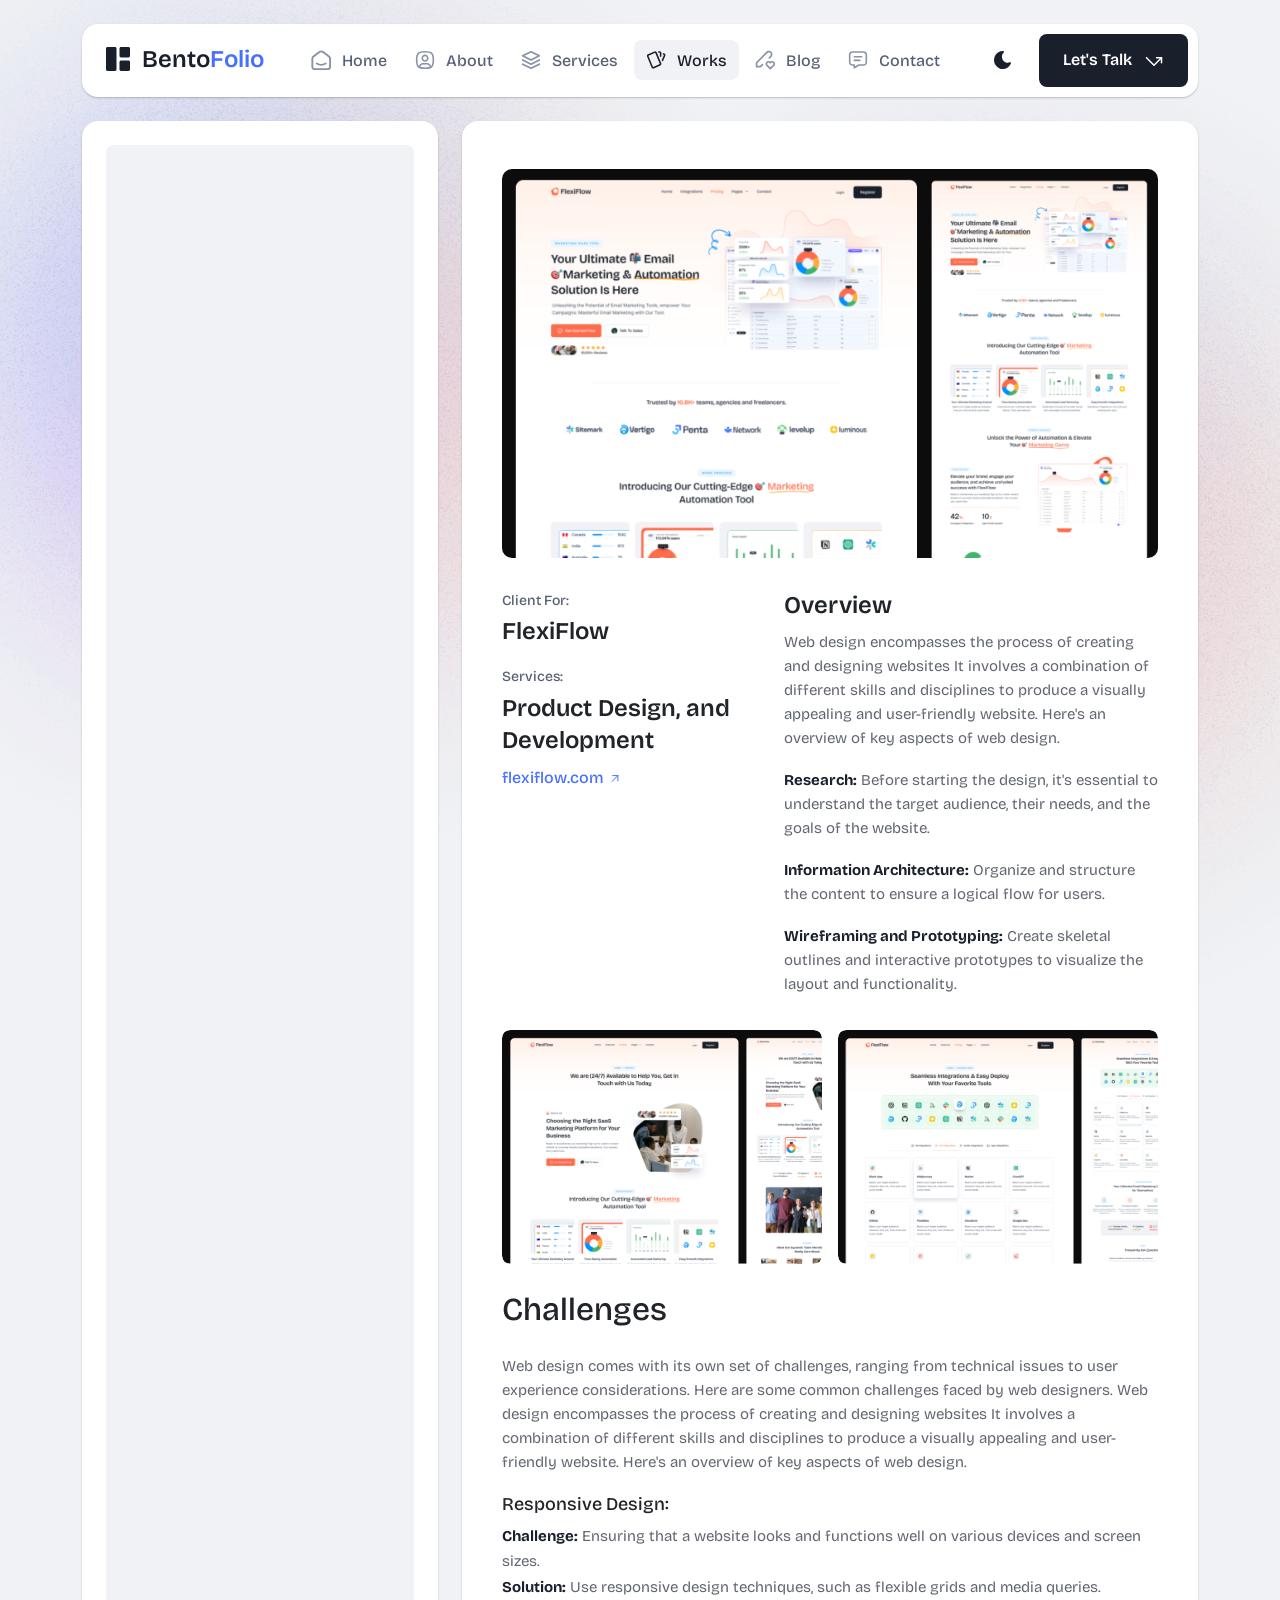
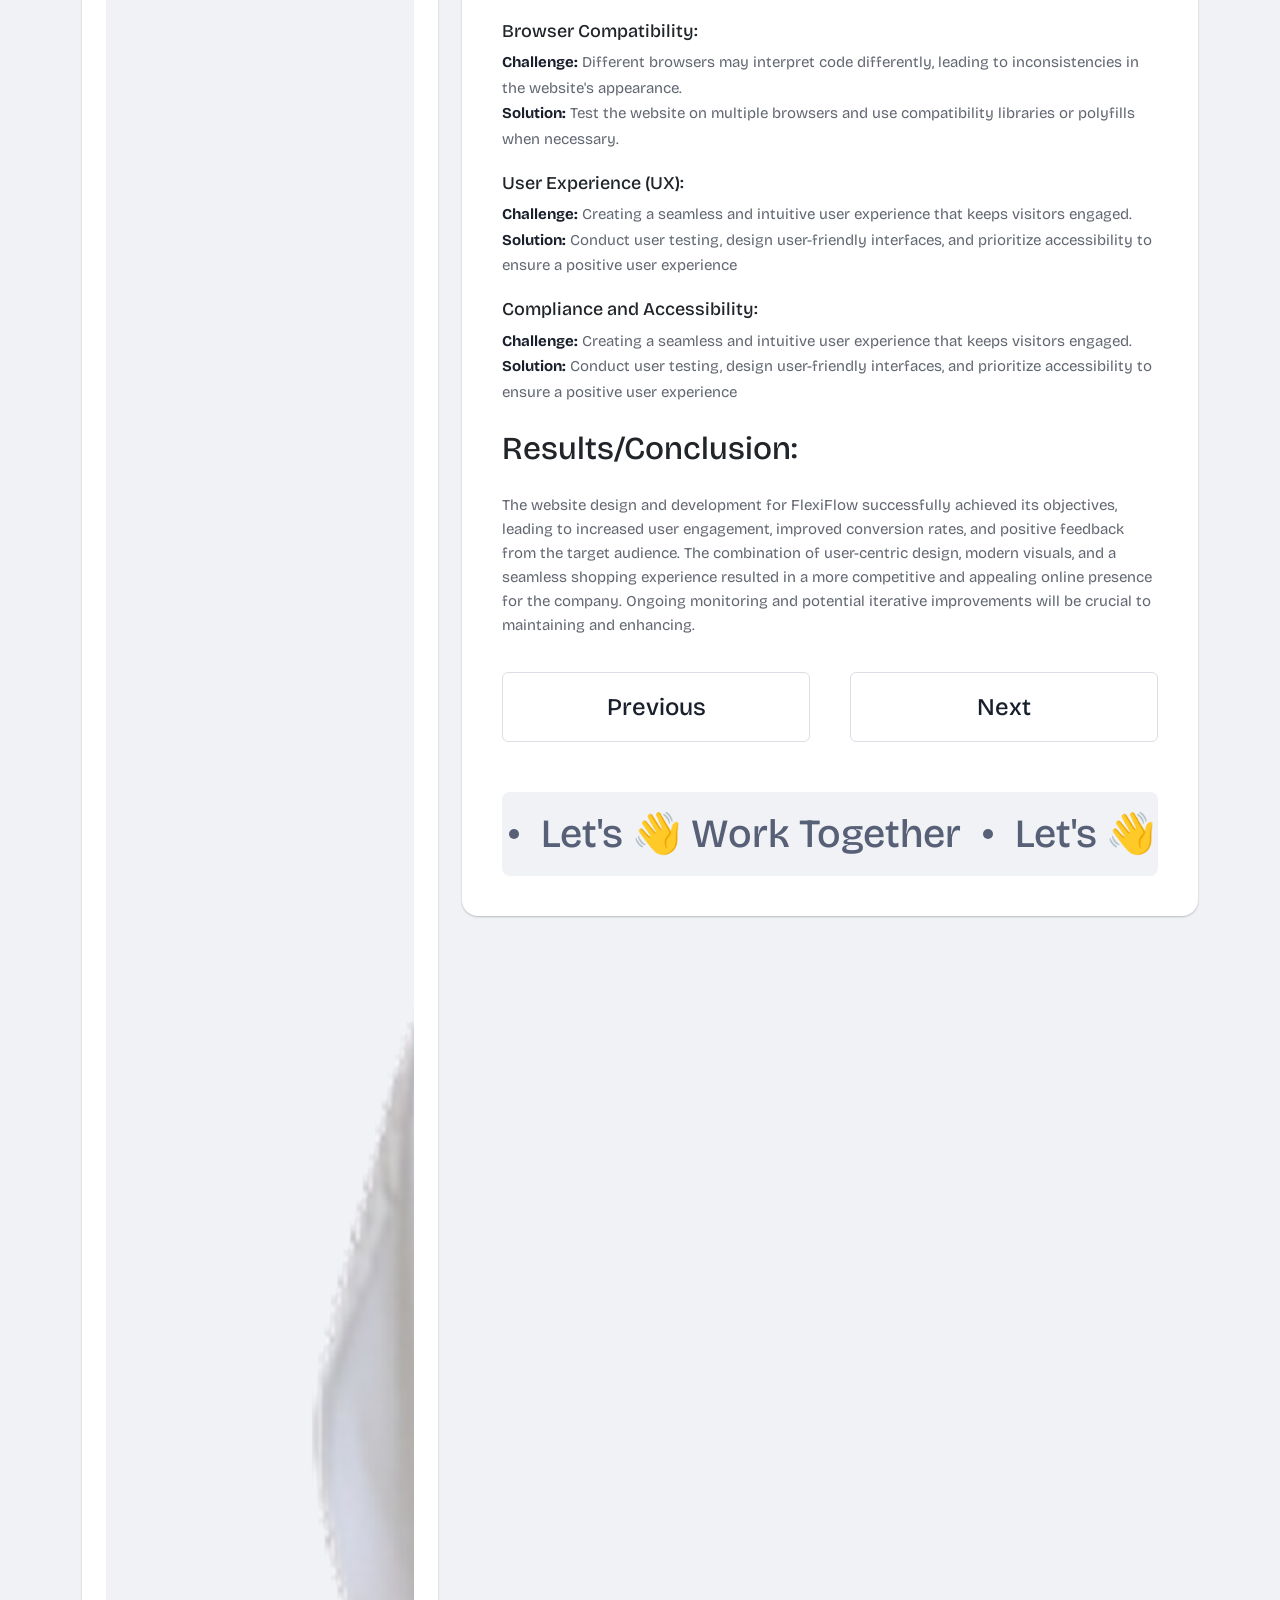
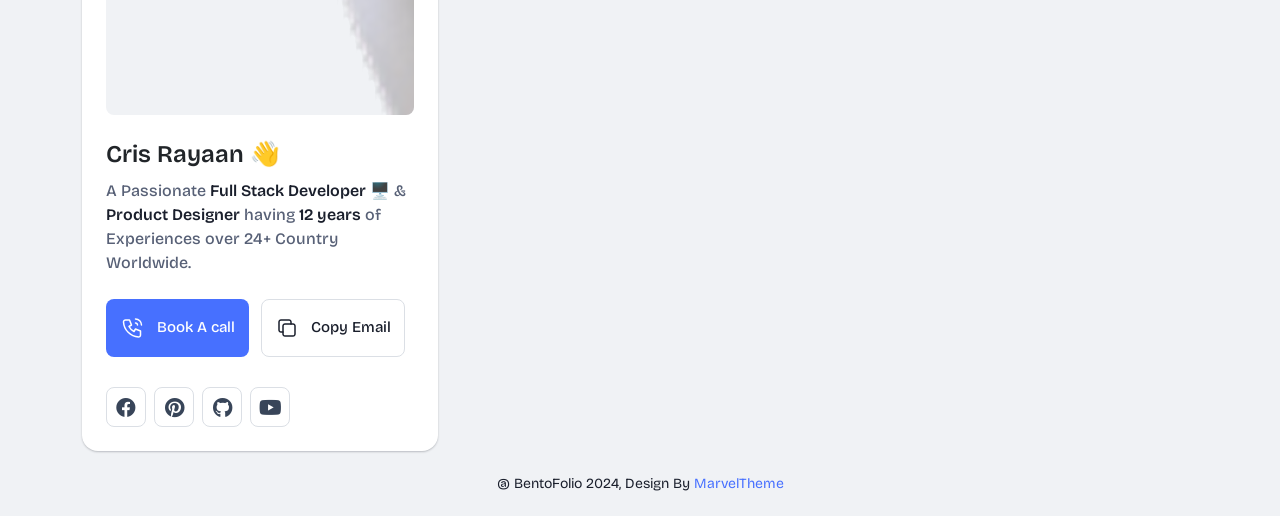
<file: portfolio-details.html>
<!DOCTYPE html>
<html lang="en">


<!-- Mirrored from marveltheme.com/tf/html/bentofolio-html/portfolio-details.html by HTTrack Website Copier/3.x [XR&CO'2014], Wed, 27 May 2026 05:43:21 GMT -->
<head>
  <meta charset="UTF-8">
  <meta http-equiv="X-UA-Compatible" content="IE=edge">
  <title>Bentofolio - Bootstrap Personal Portfolio Template</title>
  <meta name="description" content="Bentofolio - Bootstrap Personal Portfolio Template">
  <meta name="viewport" content="width=device-width, initial-scale=1">

  <link rel="shortcut icon" type="image/x-icon" href="assets/img/favicon.svg">
  <!-- Place favicon.ico in the root directory -->

  <!-- CSS here -->
  <link rel="stylesheet" href="assets/css/bootstrap.min.css">
  <link rel="stylesheet" href="assets/fontawsome/css/all.min.css">
  <link rel="stylesheet" href="assets/fontawsome/css/fontawesome.min.css">
  <link rel="stylesheet" href="assets/css/slick.css">
  <link rel="stylesheet" href="assets/css/magnific-popup.css">
  <link rel="stylesheet" href="assets/css/style.css">
  <link rel="stylesheet" href="assets/css/responsive.css">
</head>

<body>
  <div id="page-content">
    <!-- header part start -->
    <header class="header-area">
      <nav class="navbar">
        <div class="container">
          <div class="menu-container">
            <div class="logo">
              <a class="navbar-brand me-0" href="index-2.html">
                <svg width="24" height="24" viewBox="0 0 24 24" fill="none" xmlns="http://www.w3.org/2000/svg">
                  <path
                    d="M0 1.5C0 1.10218 0.158035 0.720644 0.43934 0.43934C0.720644 0.158035 1.10218 0 1.5 0L9 0C9.39782 0 9.77936 0.158035 10.0607 0.43934C10.342 0.720644 10.5 1.10218 10.5 1.5V22.5C10.5 22.8978 10.342 23.2794 10.0607 23.5607C9.77936 23.842 9.39782 24 9 24H1.5C1.10218 24 0.720644 23.842 0.43934 23.5607C0.158035 23.2794 0 22.8978 0 22.5V1.5ZM13.5 1.5C13.5 1.10218 13.658 0.720644 13.9393 0.43934C14.2206 0.158035 14.6022 0 15 0L22.5 0C22.8978 0 23.2794 0.158035 23.5607 0.43934C23.842 0.720644 24 1.10218 24 1.5V9C24 9.39782 23.842 9.77936 23.5607 10.0607C23.2794 10.342 22.8978 10.5 22.5 10.5H15C14.6022 10.5 14.2206 10.342 13.9393 10.0607C13.658 9.77936 13.5 9.39782 13.5 9V1.5ZM13.5 15C13.5 14.6022 13.658 14.2206 13.9393 13.9393C14.2206 13.658 14.6022 13.5 15 13.5H22.5C22.8978 13.5 23.2794 13.658 23.5607 13.9393C23.842 14.2206 24 14.6022 24 15V22.5C24 22.8978 23.842 23.2794 23.5607 23.5607C23.2794 23.842 22.8978 24 22.5 24H15C14.6022 24 14.2206 23.842 13.9393 23.5607C13.658 23.2794 13.5 22.8978 13.5 22.5V15Z"
                    class="logo-icon" />
                </svg>
                <span>Bento<span class="primary">Folio</span></span>
              </a>
            </div>
            <div class="navbar-main d-flex flex-grow-1">
              <div class="logo inner-logo d-block d-xl-none">
                <a class="navbar-brand me-0" href="index-2.html">
                  <svg width="24" height="24" viewBox="0 0 24 24" fill="none" xmlns="http://www.w3.org/2000/svg">
                    <path
                      d="M0 1.5C0 1.10218 0.158035 0.720644 0.43934 0.43934C0.720644 0.158035 1.10218 0 1.5 0L9 0C9.39782 0 9.77936 0.158035 10.0607 0.43934C10.342 0.720644 10.5 1.10218 10.5 1.5V22.5C10.5 22.8978 10.342 23.2794 10.0607 23.5607C9.77936 23.842 9.39782 24 9 24H1.5C1.10218 24 0.720644 23.842 0.43934 23.5607C0.158035 23.2794 0 22.8978 0 22.5V1.5ZM13.5 1.5C13.5 1.10218 13.658 0.720644 13.9393 0.43934C14.2206 0.158035 14.6022 0 15 0L22.5 0C22.8978 0 23.2794 0.158035 23.5607 0.43934C23.842 0.720644 24 1.10218 24 1.5V9C24 9.39782 23.842 9.77936 23.5607 10.0607C23.2794 10.342 22.8978 10.5 22.5 10.5H15C14.6022 10.5 14.2206 10.342 13.9393 10.0607C13.658 9.77936 13.5 9.39782 13.5 9V1.5ZM13.5 15C13.5 14.6022 13.658 14.2206 13.9393 13.9393C14.2206 13.658 14.6022 13.5 15 13.5H22.5C22.8978 13.5 23.2794 13.658 23.5607 13.9393C23.842 14.2206 24 14.6022 24 15V22.5C24 22.8978 23.842 23.2794 23.5607 23.5607C23.2794 23.842 22.8978 24 22.5 24H15C14.6022 24 14.2206 23.842 13.9393 23.5607C13.658 23.2794 13.5 22.8978 13.5 22.5V15Z"
                      class="logo-icon" />
                  </svg>
                  <span>Bento<span class="primary">Folio</span></span>
                </a>
              </div>
              <ul class="navbar-info mx-auto">
                <li class="nav-item">
                  <a class="nav-link" aria-current="page" href="index-2.html">
                    <svg class="nav-icon" viewBox="0 0 15 15" fill="none" xmlns="http://www.w3.org/2000/svg">
                      <path
                        d="M13.475 4.92481L9.03083 1.46814C8.64082 1.16473 8.1608 1 7.66667 1C7.17254 1 6.69251 1.16473 6.3025 1.46814L1.8575 4.92481C1.59037 5.13254 1.37424 5.39858 1.22563 5.7026C1.07701 6.00662 0.99984 6.34058 1 6.67897V12.679C1 13.121 1.17559 13.5449 1.48816 13.8575C1.80072 14.17 2.22464 14.3456 2.66667 14.3456H12.6667C13.1087 14.3456 13.5326 14.17 13.8452 13.8575C14.1577 13.5449 14.3333 13.121 14.3333 12.679V6.67897C14.3333 5.99314 14.0167 5.34564 13.475 4.92481Z"
                        stroke-width="1.4" stroke-linecap="round" stroke-linejoin="round" />
                      <path d="M10.9753 10.1665C9.13359 11.2773 6.14859 11.2773 4.30859 10.1665" stroke-width="1.4"
                        stroke-linecap="round" stroke-linejoin="round" />
                    </svg>

                    <span>Home</span>
                  </a>
                </li>
                <li class="nav-item">
                  <a class="nav-link" href="about.html">
                    <svg class="nav-icon" viewBox="0 0 18 18" fill="none" xmlns="http://www.w3.org/2000/svg">
                      <path
                        d="M9 9.8335C9.66304 9.8335 10.2989 9.5701 10.7678 9.10126C11.2366 8.63242 11.5 7.99654 11.5 7.3335C11.5 6.67045 11.2366 6.03457 10.7678 5.56573C10.2989 5.09689 9.66304 4.8335 9 4.8335C8.33696 4.8335 7.70107 5.09689 7.23223 5.56573C6.76339 6.03457 6.5 6.67045 6.5 7.3335C6.5 7.99654 6.76339 8.63242 7.23223 9.10126C7.70107 9.5701 8.33696 9.8335 9 9.8335Z"
                        stroke-width="1.4" stroke-linecap="round" stroke-linejoin="round" />
                      <path
                        d="M9 1.5C15 1.5 16.5 3 16.5 9C16.5 15 15 16.5 9 16.5C3 16.5 1.5 15 1.5 9C1.5 3 3 1.5 9 1.5Z"
                        stroke-width="1.4" stroke-linecap="round" stroke-linejoin="round" />
                      <path
                        d="M4 15.7085V15.6668C4 14.7828 4.35119 13.9349 4.97631 13.3098C5.60143 12.6847 6.44928 12.3335 7.33333 12.3335H10.6667C11.5507 12.3335 12.3986 12.6847 13.0237 13.3098C13.6488 13.9349 14 14.7828 14 15.6668V15.7085"
                        stroke-width="1.4" stroke-linecap="round" stroke-linejoin="round" />
                    </svg>
                    About
                  </a>
                </li>
                <li class="nav-item">
                  <a class="nav-link" href="services.html">
                    <svg class="nav-icon" viewBox="0 0 16 16" fill="none" xmlns="http://www.w3.org/2000/svg">
                      <path d="M7.99967 1.3335L1.33301 4.66683L7.99967 8.00016L14.6663 4.66683L7.99967 1.3335Z"
                        stroke-width="1.4" stroke-linecap="round" stroke-linejoin="round" />
                      <path d="M1.33301 8L7.99967 11.3333L14.6663 8" stroke-width="1.4" stroke-linecap="round"
                        stroke-linejoin="round" />
                      <path d="M1.33301 11.3335L7.99967 14.6668L14.6663 11.3335" stroke-width="1.4"
                        stroke-linecap="round" stroke-linejoin="round" />
                    </svg>
                    Services
                  </a>
                </li>
                <li class="nav-item">
                  <a class="nav-link active" href="portfolio.html">
                    <svg class="nav-icon" viewBox="0 0 18 17" fill="none" xmlns="http://www.w3.org/2000/svg">
                      <path
                        d="M2.00326 3.99733L7.95159 1.40649C8.04974 1.36442 8.15533 1.34243 8.26212 1.34181C8.3689 1.34119 8.47473 1.36196 8.57337 1.40289C8.67201 1.44382 8.76145 1.50408 8.83642 1.58013C8.9114 1.65617 8.97039 1.74646 9.00992 1.84566L13.1133 11.764C13.1985 11.9651 13.2014 12.1917 13.1213 12.3949C13.0412 12.5982 12.8845 12.7618 12.6849 12.8507L6.73742 15.4415C6.63922 15.4837 6.53356 15.5058 6.42668 15.5065C6.3198 15.5072 6.21387 15.4864 6.11514 15.4455C6.0164 15.4046 5.92688 15.3442 5.85184 15.2681C5.7768 15.192 5.71778 15.1016 5.67826 15.0023L1.57492 5.08316C1.48963 4.88204 1.48673 4.65546 1.56684 4.45222C1.64696 4.24898 1.80367 4.08616 2.00326 3.99733Z"
                        stroke-width="1.4" stroke-linecap="round" stroke-linejoin="round" />
                      <path
                        d="M11.5 1.3335H12.3333C12.5543 1.3335 12.7663 1.42129 12.9226 1.57757C13.0789 1.73385 13.1667 1.94582 13.1667 2.16683V5.0835"
                        stroke-width="1.4" stroke-linecap="round" stroke-linejoin="round" />
                      <path
                        d="M15.6663 3C15.8863 3.09333 16.0997 3.18083 16.3063 3.2625C16.5098 3.34882 16.6706 3.51241 16.7534 3.71729C16.8362 3.92217 16.8343 4.15155 16.748 4.355L14.833 8.83334"
                        stroke-width="1.4" stroke-linecap="round" stroke-linejoin="round" />
                    </svg>
                    Works
                  </a>
                </li>
                <li class="nav-item">
                  <a class="nav-link" href="blog.html">
                    <svg class="nav-icon" viewBox="0 0 17 16" fill="none" xmlns="http://www.w3.org/2000/svg">
                      <path
                        d="M12.1663 6.16676L13.4163 4.91676C13.6352 4.69789 13.8088 4.43805 13.9273 4.15208C14.0457 3.86612 14.1067 3.55962 14.1067 3.25009C14.1067 2.94056 14.0457 2.63406 13.9273 2.3481C13.8088 2.06213 13.6352 1.80229 13.4163 1.58342C13.1975 1.36455 12.9376 1.19094 12.6517 1.07248C12.3657 0.954033 12.0592 0.893066 11.7497 0.893066C11.4401 0.893066 11.1336 0.954033 10.8477 1.07248C10.5617 1.19094 10.3019 1.36455 10.083 1.58342L1.33301 10.3334V13.6668H4.66634L6.33301 12.0001"
                        stroke-width="1.4" stroke-linecap="round" stroke-linejoin="round" />
                      <path
                        d="M13.0004 15.3335L15.7921 12.5968C15.9633 12.4307 16.0995 12.232 16.1926 12.0124C16.2857 11.7927 16.3339 11.5567 16.3343 11.3181C16.3347 11.0796 16.2873 10.8434 16.1948 10.6235C16.1024 10.4035 15.9669 10.2044 15.7963 10.0377C15.448 9.69712 14.9806 9.50602 14.4935 9.50509C14.0065 9.50415 13.5383 9.69346 13.1888 10.0327L13.0021 10.216L12.8163 10.0327C12.4681 9.69237 12.0008 9.50143 11.5139 9.50049C11.0271 9.49956 10.5591 9.68871 10.2096 10.0277C10.0383 10.1937 9.9021 10.3924 9.80891 10.612C9.71572 10.8316 9.66746 11.0677 9.667 11.3062C9.66653 11.5447 9.71386 11.781 9.80619 12.0009C9.89853 12.2209 10.034 12.4201 10.2046 12.5868L13.0004 15.3335Z"
                        stroke-width="1.4" stroke-linecap="round" stroke-linejoin="round" />
                    </svg>
                    Blog
                  </a>
                </li>
                <li class="nav-item">
                  <a class="nav-link" href="contact.html">
                    <svg class="nav-icon" viewBox="0 0 18 17" fill="none" xmlns="http://www.w3.org/2000/svg">
                      <path d="M5.66699 5.5H12.3337" stroke-width="1.4" stroke-linecap="round"
                        stroke-linejoin="round" />
                      <path d="M5.66699 8.8335H10.667" stroke-width="1.4" stroke-linecap="round"
                        stroke-linejoin="round" />
                      <path
                        d="M14 1.3335C14.663 1.3335 15.2989 1.59689 15.7678 2.06573C16.2366 2.53457 16.5 3.17045 16.5 3.8335V10.5002C16.5 11.1632 16.2366 11.7991 15.7678 12.2679C15.2989 12.7368 14.663 13.0002 14 13.0002H9.83333L5.66667 15.5002V13.0002H4C3.33696 13.0002 2.70107 12.7368 2.23223 12.2679C1.76339 11.7991 1.5 11.1632 1.5 10.5002V3.8335C1.5 3.17045 1.76339 2.53457 2.23223 2.06573C2.70107 1.59689 3.33696 1.3335 4 1.3335H14Z"
                        stroke-width="1.4" stroke-linecap="round" stroke-linejoin="round" />
                    </svg>
                    Contact
                  </a>
                </li>
              </ul>
              <div class="header-right-info d-flex align-items-center">
                <button class="theme-control-btn">
                  <span class="dark">
                    <svg width="24" height="24" viewBox="0 0 24 24" fill="none" xmlns="http://www.w3.org/2000/svg">
                      <path
                        d="M11.8005 3C10.207 3.0003 8.64356 3.44286 7.27683 4.28049C5.91011 5.11811 4.79139 6.31937 4.04002 7.75612C3.28865 9.19288 2.93281 10.8112 3.01046 12.4386C3.08811 14.0659 3.59633 15.6411 4.48091 16.9963C5.3655 18.3514 6.59326 19.4356 8.03324 20.1333C9.47322 20.8309 11.0714 21.1157 12.6573 20.9574C14.2432 20.7991 15.7573 20.2036 17.0381 19.2344C18.319 18.2652 19.3185 16.9587 19.9301 15.4542C20.2302 14.7162 19.5111 13.9746 18.7875 14.2752C17.5475 14.7888 16.1706 14.8418 14.8963 14.425C13.622 14.0082 12.5308 13.1479 11.8126 11.9937C11.0943 10.8396 10.7943 9.4645 10.9648 8.10764C11.1353 6.75077 11.7655 5.49792 12.7458 4.5669L12.8136 4.4949C13.2986 3.9279 12.913 3.0072 12.1464 3.0072H11.9122L11.8524 3.0018L11.7996 3H11.8005Z"
                        fill="#1A1F2C" />
                    </svg>
                    <small class="theme-text d-block d-xl-none">Change appearance</small>
                  </span>
                  <span class="light">
                    <svg width="24" height="24" viewBox="0 0 24 24" fill="none" xmlns="http://www.w3.org/2000/svg">
                      <path
                        d="M12 19C12.2449 19 12.4813 19.09 12.6644 19.2527C12.8474 19.4155 12.9643 19.6397 12.993 19.883L13 20V21C12.9997 21.2549 12.9021 21.5 12.7272 21.6854C12.5522 21.8707 12.313 21.9822 12.0586 21.9972C11.8042 22.0121 11.5536 21.9293 11.3582 21.7657C11.1627 21.6021 11.0371 21.3701 11.007 21.117L11 21V20C11 19.7348 11.1054 19.4804 11.2929 19.2929C11.4804 19.1054 11.7348 19 12 19Z"
                        fill="#FD7E41" />
                      <path
                        d="M18.3127 16.9099L18.4067 16.9929L19.1067 17.6929C19.2861 17.8729 19.3902 18.1144 19.398 18.3683C19.4057 18.6223 19.3165 18.8697 19.1485 19.0602C18.9804 19.2508 18.7462 19.3702 18.4933 19.3943C18.2403 19.4184 17.9877 19.3454 17.7867 19.1899L17.6927 19.1069L16.9927 18.4069C16.8202 18.2347 16.7165 18.0053 16.7012 17.7619C16.6859 17.5186 16.76 17.278 16.9097 17.0855C17.0593 16.893 17.2741 16.7618 17.5137 16.7166C17.7533 16.6713 18.0012 16.7152 18.2107 16.8399L18.3127 16.9099Z"
                        fill="#FD7E41" />
                      <path
                        d="M7.00747 16.993C7.17965 17.1652 7.28308 17.3943 7.29836 17.6373C7.31364 17.8803 7.23972 18.1206 7.09047 18.313L7.00747 18.407L6.30747 19.107C6.12751 19.2863 5.88604 19.3905 5.63209 19.3982C5.37814 19.406 5.13076 19.3168 4.94019 19.1487C4.74963 18.9807 4.63017 18.7464 4.60607 18.4935C4.58198 18.2406 4.65506 17.988 4.81047 17.787L4.89347 17.693L5.59347 16.993C5.781 16.8055 6.03531 16.7002 6.30047 16.7002C6.56563 16.7002 6.81994 16.8055 7.00747 16.993Z"
                        fill="#FD7E41" />
                      <path
                        d="M3.99987 11C4.25475 11.0003 4.4999 11.0979 4.68524 11.2728C4.87057 11.4478 4.9821 11.687 4.99704 11.9414C5.01198 12.1958 4.92919 12.4464 4.7656 12.6418C4.60201 12.8373 4.36996 12.9629 4.11687 12.993L3.99987 13H2.99987C2.74499 12.9997 2.49984 12.9021 2.3145 12.7272C2.12916 12.5522 2.01763 12.313 2.0027 12.0586C1.98776 11.8042 2.07054 11.5536 2.23413 11.3582C2.39772 11.1627 2.62977 11.0371 2.88287 11.007L2.99987 11H3.99987Z"
                        fill="#FD7E41" />
                      <path
                        d="M20.9999 11C21.2547 11.0003 21.4999 11.0979 21.6852 11.2728C21.8706 11.4478 21.9821 11.687 21.997 11.9414C22.012 12.1958 21.9292 12.4464 21.7656 12.6418C21.602 12.8373 21.37 12.9629 21.1169 12.993L20.9999 13H19.9999C19.745 12.9997 19.4998 12.9021 19.3145 12.7272C19.1292 12.5522 19.0176 12.313 19.0027 12.0586C18.9878 11.8042 19.0705 11.5536 19.2341 11.3582C19.3977 11.1627 19.6298 11.0371 19.8829 11.007L19.9999 11H20.9999Z"
                        fill="#FD7E41" />
                      <path
                        d="M6.21264 4.80985L6.30664 4.89285L7.00664 5.59285C7.18599 5.77281 7.29011 6.01429 7.29787 6.26824C7.30562 6.52219 7.21642 6.76957 7.04839 6.96013C6.88036 7.1507 6.64609 7.27016 6.39316 7.29425C6.14024 7.31834 5.88763 7.24526 5.68664 7.08985L5.59264 7.00685L4.89264 6.30685C4.72073 6.13453 4.61757 5.90543 4.6025 5.66248C4.58744 5.41954 4.6615 5.17945 4.8108 4.98721C4.9601 4.79497 5.1744 4.66378 5.41351 4.61824C5.65262 4.57271 5.90013 4.61594 6.10964 4.73985L6.21264 4.80985Z"
                        fill="#FD7E41" />
                      <path
                        d="M19.1071 4.89288C19.2793 5.06508 19.3827 5.29418 19.398 5.5372C19.4132 5.78023 19.3393 6.02048 19.1901 6.21288L19.1071 6.30688L18.4071 7.00688C18.2271 7.18623 17.9856 7.29036 17.7317 7.29811C17.4777 7.30587 17.2304 7.21667 17.0398 7.04864C16.8492 6.8806 16.7298 6.64633 16.7057 6.39341C16.6816 6.14049 16.7547 5.88788 16.9101 5.68688L16.9931 5.59288L17.6931 4.89288C17.8806 4.70541 18.1349 4.6001 18.4001 4.6001C18.6652 4.6001 18.9196 4.70541 19.1071 4.89288Z"
                        fill="#FD7E41" />
                      <path
                        d="M12 2C12.2449 2.00003 12.4813 2.08996 12.6644 2.25272C12.8474 2.41547 12.9643 2.63975 12.993 2.883L13 3V4C12.9997 4.25488 12.9021 4.50003 12.7272 4.68537C12.5522 4.8707 12.313 4.98223 12.0586 4.99717C11.8042 5.01211 11.5536 4.92933 11.3582 4.76573C11.1627 4.60214 11.0371 4.3701 11.007 4.117L11 4V3C11 2.73478 11.1054 2.48043 11.2929 2.29289C11.4804 2.10536 11.7348 2 12 2Z"
                        fill="#FD7E41" />
                      <path
                        d="M12 7C12.9797 6.99994 13.9378 7.28769 14.7553 7.8275C15.5729 8.36731 16.2138 9.1354 16.5986 10.0364C16.9833 10.9373 17.0949 11.9315 16.9195 12.8953C16.7441 13.8592 16.2893 14.7502 15.6118 15.4579C14.9343 16.1655 14.0638 16.6585 13.1085 16.8756C12.1532 17.0928 11.1552 17.0245 10.2383 16.6793C9.3215 16.334 8.52629 15.7271 7.95146 14.9338C7.37663 14.1405 7.04752 13.1958 7.005 12.217L7 12L7.005 11.783C7.06092 10.4958 7.61161 9.27978 8.54222 8.38866C9.47284 7.49754 10.7115 7.00007 12 7Z"
                        fill="#FD7E41" />
                    </svg>
                    <small class="theme-text d-block d-xl-none">Change appearance</small>
                  </span>
                </button>
                <a href="contact.html" class="lets-talk-btn">
                  Let's Talk
                  <svg class="icon" width="20" height="20" viewBox="0 0 20 20" fill="none"
                    xmlns="http://www.w3.org/2000/svg">
                    <path d="M17.5 11.6665V6.6665H12.5" stroke="white" stroke-width="1.5" stroke-linecap="round"
                      stroke-linejoin="round" />
                    <path d="M17.5 6.6665L10 14.1665L2.5 6.6665" stroke="white" stroke-width="1.5"
                      stroke-linecap="round" stroke-linejoin="round" />
                  </svg>
                </a>
              </div>
            </div>
            <div class="mobile-menu-overlay d-block d-lg-none"></div>
            <div class="mobile-menu-control-bar d-block d-xl-none">
              <button class="mobile-menu-control-bar">
                <i class="fas fa-bars"></i>
              </button>
            </div>
          </div>
        </div>
      </nav>
    </header>
    <!-- header part end -->

    <!-- main area part start -->
    <main>

      <section class="content-box-area mt-4">
        <div class="container">
          <div class="row g-4">
            <div class="col-xl-4">
              <div class="card profile-card">
                <div class="card-body">
                  <div class="image text-center">
                    <img src="assets/img/images/profile.png" alt="profile">
                  </div>
                  <div class="text">
                    <h3 class="card-title">Cris Rayaan 👋</h3>
                    <p>A Passionate <span>Full Stack Developer</span> 🖥️ & <span>Product Designer</span> having
                      <span>12
                        years</span> of Experiences over 24+
                      Country Worldwide.</p>
                    <div class="common-button-groups">
                      <a class="btn btn-call" href="#">
                        <svg class="icon" width="25" height="24" viewBox="0 0 25 24" fill="none"
                          xmlns="http://www.w3.org/2000/svg">
                          <path
                            d="M5.5 4H9.5L11.5 9L9 10.5C10.071 12.6715 11.8285 14.429 14 15.5L15.5 13L20.5 15V19C20.5 19.5304 20.2893 20.0391 19.9142 20.4142C19.5391 20.7893 19.0304 21 18.5 21C14.5993 20.763 10.9202 19.1065 8.15683 16.3432C5.3935 13.5798 3.73705 9.90074 3.5 6C3.5 5.46957 3.71071 4.96086 4.08579 4.58579C4.46086 4.21071 4.96957 4 5.5 4Z"
                            stroke="white" stroke-width="1.5" stroke-linecap="round" stroke-linejoin="round" />
                          <path
                            d="M15.5 7C16.0304 7 16.5391 7.21071 16.9142 7.58579C17.2893 7.96086 17.5 8.46957 17.5 9"
                            stroke="white" stroke-width="1.5" stroke-linecap="round" stroke-linejoin="round" />
                          <path d="M15.5 3C17.0913 3 18.6174 3.63214 19.7426 4.75736C20.8679 5.88258 21.5 7.4087 21.5 9"
                            stroke="white" stroke-width="1.5" stroke-linecap="round" stroke-linejoin="round" />
                        </svg>
                        Book A call
                      </a>
                      <button class="btn btn-copy" data-clipboard-text="example@example.com">
                        <svg class="icon" width="24" height="24" viewBox="0 0 24 24" fill="none"
                          xmlns="http://www.w3.org/2000/svg">
                          <path
                            d="M8 10C8 9.46957 8.21071 8.96086 8.58579 8.58579C8.96086 8.21071 9.46957 8 10 8H18C18.5304 8 19.0391 8.21071 19.4142 8.58579C19.7893 8.96086 20 9.46957 20 10V18C20 18.5304 19.7893 19.0391 19.4142 19.4142C19.0391 19.7893 18.5304 20 18 20H10C9.46957 20 8.96086 19.7893 8.58579 19.4142C8.21071 19.0391 8 18.5304 8 18V10Z"
                            stroke-width="1.5" stroke-linecap="round" stroke-linejoin="round" />
                          <path
                            d="M16 8V6C16 5.46957 15.7893 4.96086 15.4142 4.58579C15.0391 4.21071 14.5304 4 14 4H6C5.46957 4 4.96086 4.21071 4.58579 4.58579C4.21071 4.96086 4 5.46957 4 6V14C4 14.5304 4.21071 15.0391 4.58579 15.4142C4.96086 15.7893 5.46957 16 6 16H8"
                            stroke-width="1.5" stroke-linecap="round" stroke-linejoin="round" />
                        </svg>
                        Copy Email
                      </button>
                    </div>
                    <div class="social-media-icon">
                      <ul class="list-unstyled">
                        <li><a href="#"><i class="fab fa-facebook"></i></a></li>
                        <li><a href="#"><i class="fab fa-pinterest"></i></a></li>
                        <li><a href="#"><i class="fab fa-github"></i></a></li>
                        <li><a href="#"><i class="fab fa-youtube"></i></a></li>
                      </ul>
                    </div>
                  </div>
                </div>
              </div>
            </div>
            <div class="col-xl-8">
              <div class="card content-box-card">
                <div class="card-body portfolio-card">
                  <div class="portfolio-details-area">
                    <div class="main-image">
                      <img src="assets/img/projects/project-details-1.png" alt="project-details-1">
                    </div>
                    <div class="portfolio-details-text">
                      <div class="short-info">
                        <div class="info-item">
                          <p class="subtitle">Client For:</p>
                          <h4 class="card-title">FlexiFlow</h4>
                        </div>
                        <div class="info-item">
                          <p class="subtitle">Services:</p>
                          <h4 class="card-title">Product Design, and Development</h4>
                          <a href="#" class="website">
                            flexiflow.com
                            <svg class="arrow-up" width="14" height="15" viewBox="0 0 14 15" fill="none"
                              xmlns="http://www.w3.org/2000/svg">
                              <path d="M9.91634 4.5835L4.08301 10.4168" stroke-linecap="round" stroke-linejoin="round">
                              </path>
                              <path d="M4.66699 4.5835H9.91699V9.8335" stroke-linecap="round" stroke-linejoin="round">
                              </path>
                            </svg>
                          </a>
                        </div>
                      </div>
                      <div class="overview">
                        <h4 class="card-title">Overview</h4>
                        <p>Web design encompasses the process of creating and designing websites It involves a
                          combination of different skills and disciplines to produce a visually appealing and
                          user-friendly website. Here's an overview of key aspects of web design.</p>
                        <p>
                          <b>Research:</b> Before starting the design, it's essential to understand the target audience,
                          their
                          needs, and the goals of the website.

                        </p>
                        <p><b>Information Architecture:</b> Organize and structure the content to ensure a logical flow
                          for
                          users.</p>
                        <p> <b>Wireframing and Prototyping:</b> Create skeletal outlines and interactive prototypes to
                          visualize
                          the layout and functionality.</p>
                      </div>
                    </div>
                    <div class="inner-images">
                      <div class="row g-3">
                        <div class="col-md-6">
                          <div class="image-item">
                            <img src="assets/img/projects/project-details-2.png" alt="project-details-2"
                              class="img-fluid w-100">
                          </div>
                        </div>
                        <div class="col-md-6">
                          <div class="image-item">
                            <img src="assets/img/projects/project-details-3.png" alt="project-details-3"
                              class="img-fluid w-100">
                          </div>
                        </div>
                      </div>
                    </div>
                    <div class="more-info-block">
                      <h3 class="more-info-title">Challenges</h3>
                      <p>Web design comes with its own set of challenges, ranging from technical issues to user
                        experience considerations. Here are some common challenges faced by web designers. Web design
                        encompasses the process of creating and designing websites It involves a combination of
                        different skills and disciplines to produce a visually appealing and user-friendly website.
                        Here's an overview of key aspects of web design.</p>
                      <h5 class="more-info-subtitle">Responsive Design:</h5>
                      <ul class="list-unstyled">
                        <li>
                          <b>Challenge:</b> Ensuring that a website looks and functions well on various devices and
                          screen
                          sizes.
                        </li>
                        <li>
                          <b>Solution:</b> Use responsive design techniques, such as flexible grids and media queries.
                        </li>
                      </ul>
                      <h5 class="more-info-subtitle">Browser Compatibility:
                      </h5>
                      <ul class="list-unstyled">
                        <li>
                          <b>Challenge:</b> Different browsers may interpret code differently, leading to
                          inconsistencies
                          in the website's appearance.
                        </li>
                        <li>
                          <b>Solution:</b> Test the website on multiple browsers and use compatibility libraries or
                          polyfills when necessary.
                        </li>
                      </ul>

                      <h5 class="more-info-subtitle">User Experience (UX):
                      </h5>
                      <ul class="list-unstyled">
                        <li>
                          <b>Challenge:</b> Creating a seamless and intuitive user experience that keeps visitors
                          engaged.
                        </li>
                        <li>
                          <b> Solution:</b>
                          Conduct user testing, design user-friendly interfaces, and prioritize accessibility to ensure
                          a
                          positive user experience
                        </li>
                      </ul>
                      <h5 class="more-info-subtitle">Compliance and Accessibility:
                      </h5>
                      <ul class="list-unstyled">
                        <li>
                          <b>Challenge:</b> Creating a seamless and intuitive user experience that keeps visitors
                          engaged.
                        </li>
                        <li>
                          <b>Solution:</b> Conduct user testing, design user-friendly interfaces, and prioritize
                          accessibility to ensure a positive user experience
                        </li>
                      </ul>

                      <h3 class="more-info-title">Results/Conclusion:</h3>
                      <p>The website design and development for FlexiFlow successfully achieved its objectives, leading
                        to increased user engagement, improved conversion rates, and positive feedback from the target
                        audience. The combination of user-centric design, modern visuals, and a seamless shopping
                        experience resulted in a more competitive and appealing online presence for the company. Ongoing
                        monitoring and potential iterative improvements will be crucial to maintaining and enhancing.
                      </p>
                    </div>
                    <div class="prev-and-next-btn">
                      <button class="btn btn-prev">Previous</button>
                      <button class="btn btn-next">Next</button>
                    </div>
                  </div>

                  <div class="work-together-slider">
                    <div class="slider-main d-flex gap-4 align-items-center">
                      <div class="slider-item">
                        <a href="contact.html">Let's 👋 Work Together</a>
                        <a href="contact.html">Let's 👋 Work Together</a>
                      </div>
                      <div class="slider-item">
                        <a href="contact.html">Let's 👋 Work Together</a>
                        <a href="contact.html">Let's 👋 Work Together</a>
                      </div>
                    </div>
                  </div>
                </div>
              </div>
            </div>
          </div>
        </div>
      </section>

      <!-- background shape area start -->
      <div class="background-shapes">
        <div class="shape-1 common-shape">
          <img src="assets/img/bg/banner-shape-1.png" alt="banner-shape-1">
        </div>
        <div class="shape-2 common-shape">
          <img src="assets/img/bg/banner-shape-1.png" alt="banner-shape-1">
        </div>
        <div class="threed-shape-1 move-with-cursor" data-value="1">
          <img src="assets/img/bg/object-3d-1.png" alt="object-3d-1">
        </div>
        <div class="threed-shape-2 move-with-cursor" data-value="1">
          <img src="assets/img/bg/object-3d-2.png" alt="object-3d-2">
        </div>
      </div>
      <!-- background shape area end -->
    </main>
    <!-- main area part end -->

    <!-- footer part start -->
    <footer class="footer-area">
      <div class="container">
        <div class="text text-center">
          <p>@ BentoFolio 2024, Design By <a href="#">MarvelTheme</a></p>
        </div>
      </div>
    </footer>
    <!-- footer part end -->
  </div>

  <!-- JS here -->
  <script src="assets/js/vendor/jquery-3.6.0.min.js"></script>
  <script src="assets/js/bootstrap.bundle.min.js"></script>
  <script src="assets/js/jquery.magnific-popup.min.js"></script>
  <script src="assets/js/ajax-form.js"></script>
  <script src="assets/js/clipboard.min.js"></script>
  <script src="assets/js/slick.min.js"></script>
  <script src="assets/js/script.js"></script>
</body>



<!-- Mirrored from marveltheme.com/tf/html/bentofolio-html/portfolio-details.html by HTTrack Website Copier/3.x [XR&CO'2014], Wed, 27 May 2026 05:43:22 GMT -->
</html>
</file>
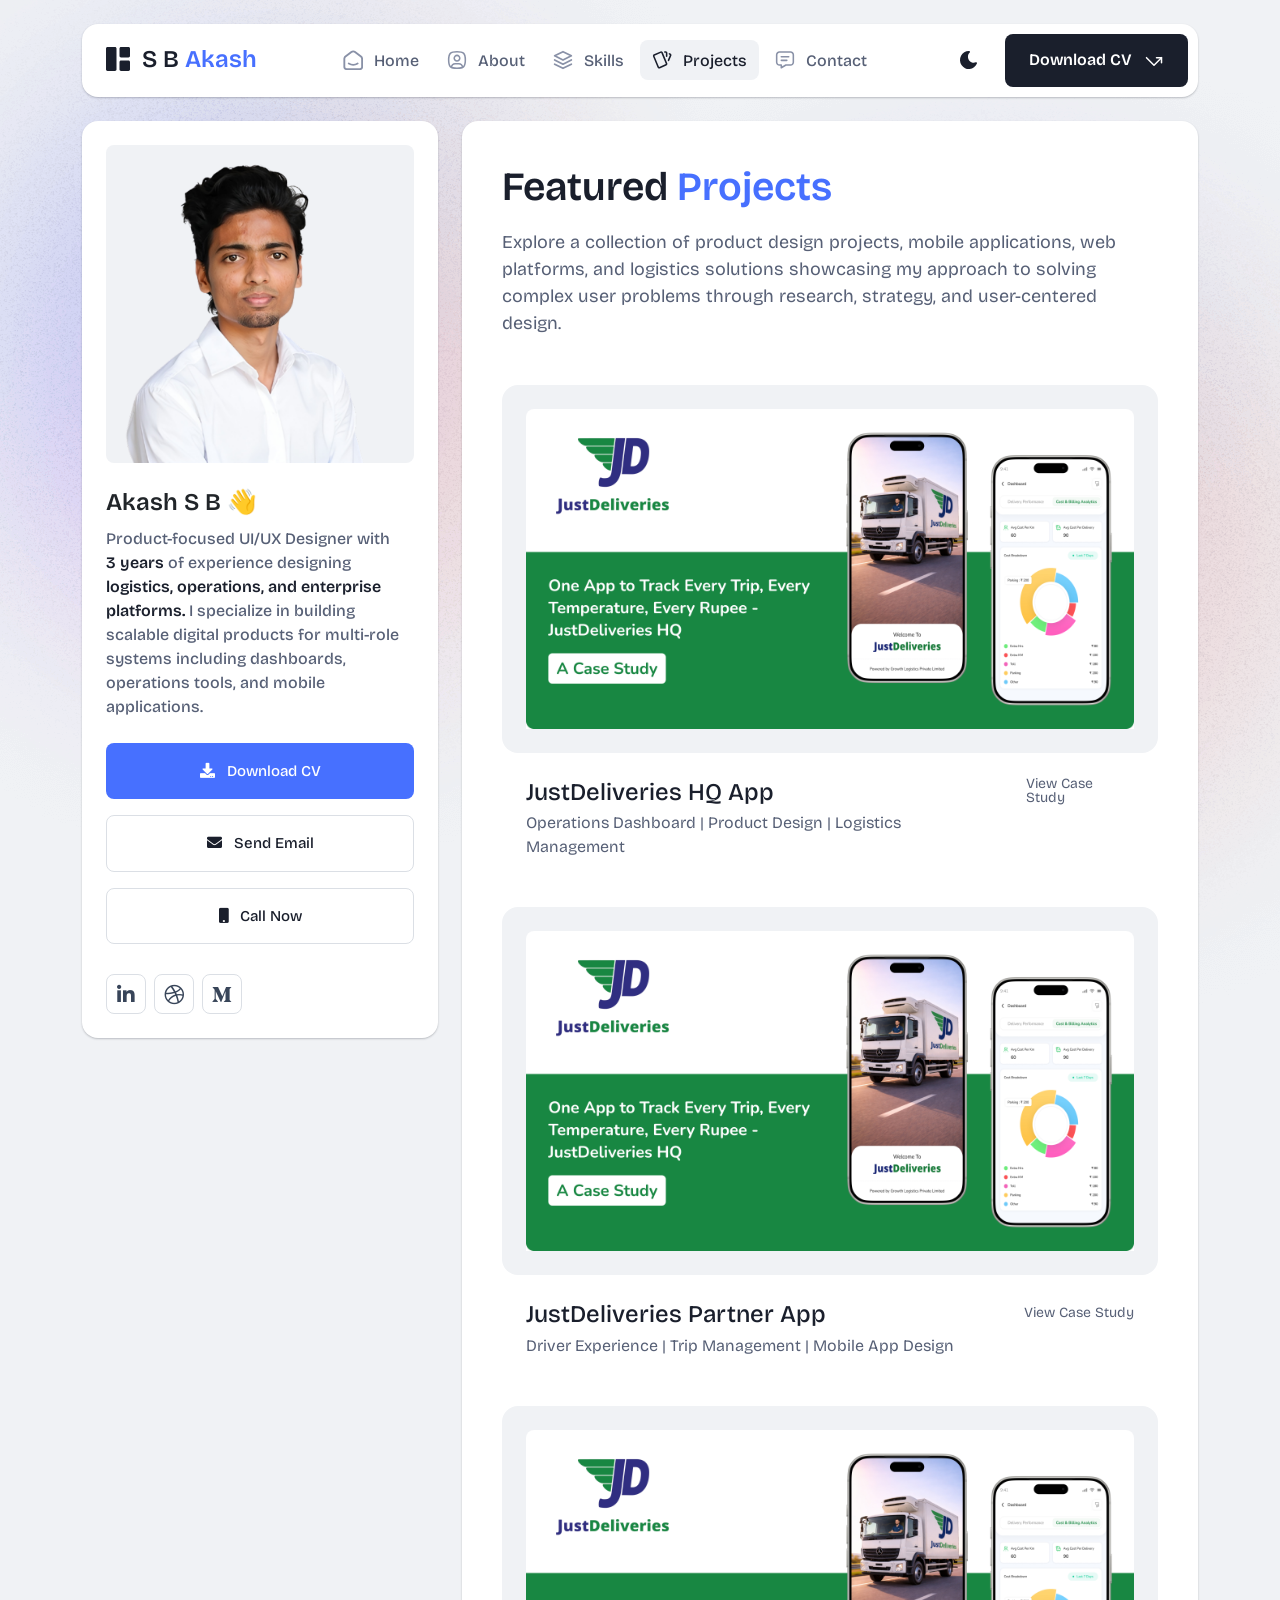
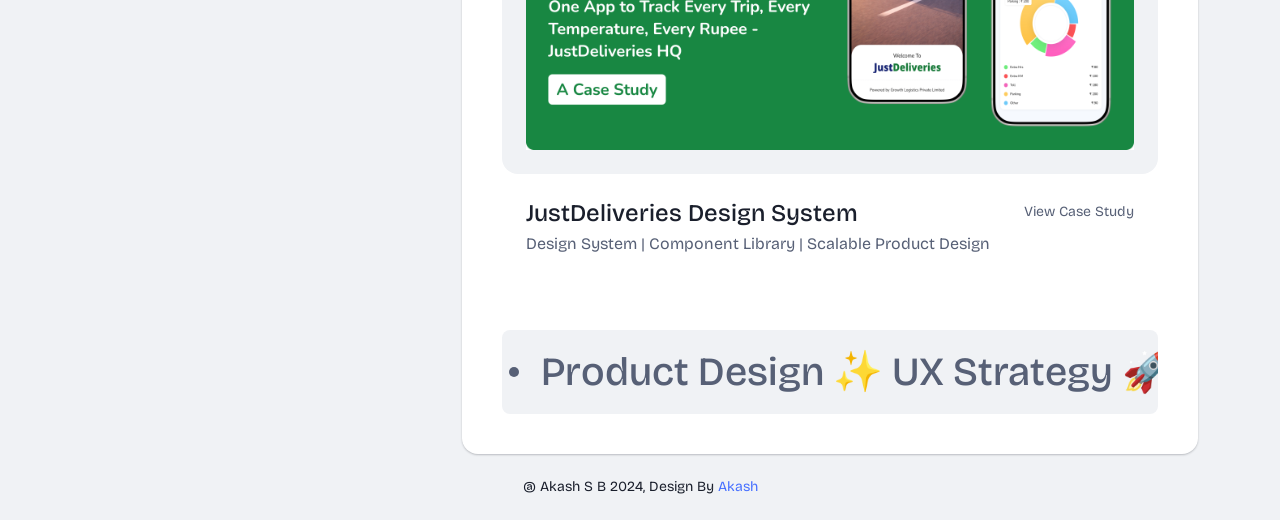
<file: portfolio.html>
<!DOCTYPE html>
<html lang="en">


<head>
  <meta charset="UTF-8">
  <meta http-equiv="X-UA-Compatible" content="IE=edge">
  <title>Akash S B - Product Designer</title>
  <meta name="description" content="Akash Personal Portfolio">
  <meta name="viewport" content="width=device-width, initial-scale=1">

  <link rel="shortcut icon" type="image/x-icon" href="assets/img/favicon.svg">


  <!-- CSS here -->
  <link rel="stylesheet" href="assets/css/bootstrap.min.css">
  <link rel="stylesheet" href="assets/fontawsome/css/all.min.css">
  <link rel="stylesheet" href="assets/fontawsome/css/fontawesome.min.css">
  <link rel="stylesheet" href="assets/css/slick.css">
  <link rel="stylesheet" href="assets/css/magnific-popup.css">
  <link rel="stylesheet" href="assets/css/style.css">
  <link rel="stylesheet" href="assets/css/responsive.css">
</head>

<body>
  <div id="page-content">
    <!-- header part start -->
    <header class="header-area">
      <nav class="navbar">
        <div class="container">
          <div class="menu-container">
            <div class="logo">
              <a class="navbar-brand me-0" href="index.html">
                <svg width="24" height="24" viewBox="0 0 24 24" fill="none" xmlns="http://www.w3.org/2000/svg">
                  <path
                    d="M0 1.5C0 1.10218 0.158035 0.720644 0.43934 0.43934C0.720644 0.158035 1.10218 0 1.5 0L9 0C9.39782 0 9.77936 0.158035 10.0607 0.43934C10.342 0.720644 10.5 1.10218 10.5 1.5V22.5C10.5 22.8978 10.342 23.2794 10.0607 23.5607C9.77936 23.842 9.39782 24 9 24H1.5C1.10218 24 0.720644 23.842 0.43934 23.5607C0.158035 23.2794 0 22.8978 0 22.5V1.5ZM13.5 1.5C13.5 1.10218 13.658 0.720644 13.9393 0.43934C14.2206 0.158035 14.6022 0 15 0L22.5 0C22.8978 0 23.2794 0.158035 23.5607 0.43934C23.842 0.720644 24 1.10218 24 1.5V9C24 9.39782 23.842 9.77936 23.5607 10.0607C23.2794 10.342 22.8978 10.5 22.5 10.5H15C14.6022 10.5 14.2206 10.342 13.9393 10.0607C13.658 9.77936 13.5 9.39782 13.5 9V1.5ZM13.5 15C13.5 14.6022 13.658 14.2206 13.9393 13.9393C14.2206 13.658 14.6022 13.5 15 13.5H22.5C22.8978 13.5 23.2794 13.658 23.5607 13.9393C23.842 14.2206 24 14.6022 24 15V22.5C24 22.8978 23.842 23.2794 23.5607 23.5607C23.2794 23.842 22.8978 24 22.5 24H15C14.6022 24 14.2206 23.842 13.9393 23.5607C13.658 23.2794 13.5 22.8978 13.5 22.5V15Z"
                    class="logo-icon" />
                </svg>
                <span>S B <span class="primary"> Akash</span></span>
              </a>
            </div>
            <div class="navbar-main d-flex flex-grow-1">
              <div class="logo inner-logo d-block d-xl-none">
                <a class="navbar-brand me-0" href="index.html">
                  <svg width="24" height="24" viewBox="0 0 24 24" fill="none" xmlns="http://www.w3.org/2000/svg">
                    <path
                      d="M0 1.5C0 1.10218 0.158035 0.720644 0.43934 0.43934C0.720644 0.158035 1.10218 0 1.5 0L9 0C9.39782 0 9.77936 0.158035 10.0607 0.43934C10.342 0.720644 10.5 1.10218 10.5 1.5V22.5C10.5 22.8978 10.342 23.2794 10.0607 23.5607C9.77936 23.842 9.39782 24 9 24H1.5C1.10218 24 0.720644 23.842 0.43934 23.5607C0.158035 23.2794 0 22.8978 0 22.5V1.5ZM13.5 1.5C13.5 1.10218 13.658 0.720644 13.9393 0.43934C14.2206 0.158035 14.6022 0 15 0L22.5 0C22.8978 0 23.2794 0.158035 23.5607 0.43934C23.842 0.720644 24 1.10218 24 1.5V9C24 9.39782 23.842 9.77936 23.5607 10.0607C23.2794 10.342 22.8978 10.5 22.5 10.5H15C14.6022 10.5 14.2206 10.342 13.9393 10.0607C13.658 9.77936 13.5 9.39782 13.5 9V1.5ZM13.5 15C13.5 14.6022 13.658 14.2206 13.9393 13.9393C14.2206 13.658 14.6022 13.5 15 13.5H22.5C22.8978 13.5 23.2794 13.658 23.5607 13.9393C23.842 14.2206 24 14.6022 24 15V22.5C24 22.8978 23.842 23.2794 23.5607 23.5607C23.2794 23.842 22.8978 24 22.5 24H15C14.6022 24 14.2206 23.842 13.9393 23.5607C13.658 23.2794 13.5 22.8978 13.5 22.5V15Z"
                      class="logo-icon" />
                  </svg>
                  <span>S B <span class="primary"> Akash</span></span>
                </a>
              </div>
              <ul class="navbar-info mx-auto">
                <li class="nav-item">
                  <a class="nav-link " aria-current="page" href="index.html">
                    <svg class="nav-icon" viewBox="0 0 15 15" fill="none" xmlns="http://www.w3.org/2000/svg">
                      <path
                        d="M13.475 4.92481L9.03083 1.46814C8.64082 1.16473 8.1608 1 7.66667 1C7.17254 1 6.69251 1.16473 6.3025 1.46814L1.8575 4.92481C1.59037 5.13254 1.37424 5.39858 1.22563 5.7026C1.07701 6.00662 0.99984 6.34058 1 6.67897V12.679C1 13.121 1.17559 13.5449 1.48816 13.8575C1.80072 14.17 2.22464 14.3456 2.66667 14.3456H12.6667C13.1087 14.3456 13.5326 14.17 13.8452 13.8575C14.1577 13.5449 14.3333 13.121 14.3333 12.679V6.67897C14.3333 5.99314 14.0167 5.34564 13.475 4.92481Z"
                        stroke-width="1.4" stroke-linecap="round" stroke-linejoin="round" />
                      <path d="M10.9753 10.1665C9.13359 11.2773 6.14859 11.2773 4.30859 10.1665" stroke-width="1.4"
                        stroke-linecap="round" stroke-linejoin="round" />
                    </svg>
                    <span>Home</span>
                  </a>
                </li>
                <li class="nav-item">
                  <a class="nav-link " href="about.html">
                    <svg class="nav-icon" viewBox="0 0 18 18" fill="none" xmlns="http://www.w3.org/2000/svg">
                      <path
                        d="M9 9.8335C9.66304 9.8335 10.2989 9.5701 10.7678 9.10126C11.2366 8.63242 11.5 7.99654 11.5 7.3335C11.5 6.67045 11.2366 6.03457 10.7678 5.56573C10.2989 5.09689 9.66304 4.8335 9 4.8335C8.33696 4.8335 7.70107 5.09689 7.23223 5.56573C6.76339 6.03457 6.5 6.67045 6.5 7.3335C6.5 7.99654 6.76339 8.63242 7.23223 9.10126C7.70107 9.5701 8.33696 9.8335 9 9.8335Z"
                        stroke-width="1.4" stroke-linecap="round" stroke-linejoin="round" />
                      <path
                        d="M9 1.5C15 1.5 16.5 3 16.5 9C16.5 15 15 16.5 9 16.5C3 16.5 1.5 15 1.5 9C1.5 3 3 1.5 9 1.5Z"
                        stroke-width="1.4" stroke-linecap="round" stroke-linejoin="round" />
                      <path
                        d="M4 15.7085V15.6668C4 14.7828 4.35119 13.9349 4.97631 13.3098C5.60143 12.6847 6.44928 12.3335 7.33333 12.3335H10.6667C11.5507 12.3335 12.3986 12.6847 13.0237 13.3098C13.6488 13.9349 14 14.7828 14 15.6668V15.7085"
                        stroke-width="1.4" stroke-linecap="round" stroke-linejoin="round" />
                    </svg>
                    About
                  </a>
                </li>
                <li class="nav-item">
                  <a class="nav-link" href="skills.html">
                    <svg class="nav-icon" viewBox="0 0 16 16" fill="none" xmlns="http://www.w3.org/2000/svg">
                      <path d="M7.99967 1.3335L1.33301 4.66683L7.99967 8.00016L14.6663 4.66683L7.99967 1.3335Z"
                        stroke-width="1.4" stroke-linecap="round" stroke-linejoin="round" />
                      <path d="M1.33301 8L7.99967 11.3333L14.6663 8" stroke-width="1.4" stroke-linecap="round"
                        stroke-linejoin="round" />
                      <path d="M1.33301 11.3335L7.99967 14.6668L14.6663 11.3335" stroke-width="1.4"
                        stroke-linecap="round" stroke-linejoin="round" />
                    </svg>
                    Skills
                  </a>
                </li>
                <li class="nav-item">
                  <a class="nav-link active" href="portfolio.html">
                    <svg class="nav-icon" viewBox="0 0 18 17" fill="none" xmlns="http://www.w3.org/2000/svg">
                      <path
                        d="M2.00326 3.99733L7.95159 1.40649C8.04974 1.36442 8.15533 1.34243 8.26212 1.34181C8.3689 1.34119 8.47473 1.36196 8.57337 1.40289C8.67201 1.44382 8.76145 1.50408 8.83642 1.58013C8.9114 1.65617 8.97039 1.74646 9.00992 1.84566L13.1133 11.764C13.1985 11.9651 13.2014 12.1917 13.1213 12.3949C13.0412 12.5982 12.8845 12.7618 12.6849 12.8507L6.73742 15.4415C6.63922 15.4837 6.53356 15.5058 6.42668 15.5065C6.3198 15.5072 6.21387 15.4864 6.11514 15.4455C6.0164 15.4046 5.92688 15.3442 5.85184 15.2681C5.7768 15.192 5.71778 15.1016 5.67826 15.0023L1.57492 5.08316C1.48963 4.88204 1.48673 4.65546 1.56684 4.45222C1.64696 4.24898 1.80367 4.08616 2.00326 3.99733Z"
                        stroke-width="1.4" stroke-linecap="round" stroke-linejoin="round" />
                      <path
                        d="M11.5 1.3335H12.3333C12.5543 1.3335 12.7663 1.42129 12.9226 1.57757C13.0789 1.73385 13.1667 1.94582 13.1667 2.16683V5.0835"
                        stroke-width="1.4" stroke-linecap="round" stroke-linejoin="round" />
                      <path
                        d="M15.6663 3C15.8863 3.09333 16.0997 3.18083 16.3063 3.2625C16.5098 3.34882 16.6706 3.51241 16.7534 3.71729C16.8362 3.92217 16.8343 4.15155 16.748 4.355L14.833 8.83334"
                        stroke-width="1.4" stroke-linecap="round" stroke-linejoin="round" />
                    </svg>
                    Projects
                  </a>
                </li>
                <!-- <li class="nav-item">
                  <a class="nav-link" href="blog.html">
                    <svg class="nav-icon" viewBox="0 0 17 16" fill="none" xmlns="http://www.w3.org/2000/svg">
                      <path
                        d="M12.1663 6.16676L13.4163 4.91676C13.6352 4.69789 13.8088 4.43805 13.9273 4.15208C14.0457 3.86612 14.1067 3.55962 14.1067 3.25009C14.1067 2.94056 14.0457 2.63406 13.9273 2.3481C13.8088 2.06213 13.6352 1.80229 13.4163 1.58342C13.1975 1.36455 12.9376 1.19094 12.6517 1.07248C12.3657 0.954033 12.0592 0.893066 11.7497 0.893066C11.4401 0.893066 11.1336 0.954033 10.8477 1.07248C10.5617 1.19094 10.3019 1.36455 10.083 1.58342L1.33301 10.3334V13.6668H4.66634L6.33301 12.0001"
                        stroke-width="1.4" stroke-linecap="round" stroke-linejoin="round" />
                      <path
                        d="M13.0004 15.3335L15.7921 12.5968C15.9633 12.4307 16.0995 12.232 16.1926 12.0124C16.2857 11.7927 16.3339 11.5567 16.3343 11.3181C16.3347 11.0796 16.2873 10.8434 16.1948 10.6235C16.1024 10.4035 15.9669 10.2044 15.7963 10.0377C15.448 9.69712 14.9806 9.50602 14.4935 9.50509C14.0065 9.50415 13.5383 9.69346 13.1888 10.0327L13.0021 10.216L12.8163 10.0327C12.4681 9.69237 12.0008 9.50143 11.5139 9.50049C11.0271 9.49956 10.5591 9.68871 10.2096 10.0277C10.0383 10.1937 9.9021 10.3924 9.80891 10.612C9.71572 10.8316 9.66746 11.0677 9.667 11.3062C9.66653 11.5447 9.71386 11.781 9.80619 12.0009C9.89853 12.2209 10.034 12.4201 10.2046 12.5868L13.0004 15.3335Z"
                        stroke-width="1.4" stroke-linecap="round" stroke-linejoin="round" />
                    </svg>
                    Blog
                  </a>
                </li> -->
                <li class="nav-item">
                  <a class="nav-link" href="contact.html">
                    <svg class="nav-icon" viewBox="0 0 18 17" fill="none" xmlns="http://www.w3.org/2000/svg">
                      <path d="M5.66699 5.5H12.3337" stroke-width="1.4" stroke-linecap="round"
                        stroke-linejoin="round" />
                      <path d="M5.66699 8.8335H10.667" stroke-width="1.4" stroke-linecap="round"
                        stroke-linejoin="round" />
                      <path
                        d="M14 1.3335C14.663 1.3335 15.2989 1.59689 15.7678 2.06573C16.2366 2.53457 16.5 3.17045 16.5 3.8335V10.5002C16.5 11.1632 16.2366 11.7991 15.7678 12.2679C15.2989 12.7368 14.663 13.0002 14 13.0002H9.83333L5.66667 15.5002V13.0002H4C3.33696 13.0002 2.70107 12.7368 2.23223 12.2679C1.76339 11.7991 1.5 11.1632 1.5 10.5002V3.8335C1.5 3.17045 1.76339 2.53457 2.23223 2.06573C2.70107 1.59689 3.33696 1.3335 4 1.3335H14Z"
                        stroke-width="1.4" stroke-linecap="round" stroke-linejoin="round" />
                    </svg>
                    Contact
                  </a>
                </li>
              </ul>
              <div class="header-right-info d-flex align-items-center">
                <button class="theme-control-btn">
                  <span class="dark">
                    <svg width="24" height="24" viewBox="0 0 24 24" fill="none" xmlns="http://www.w3.org/2000/svg">
                      <path
                        d="M11.8005 3C10.207 3.0003 8.64356 3.44286 7.27683 4.28049C5.91011 5.11811 4.79139 6.31937 4.04002 7.75612C3.28865 9.19288 2.93281 10.8112 3.01046 12.4386C3.08811 14.0659 3.59633 15.6411 4.48091 16.9963C5.3655 18.3514 6.59326 19.4356 8.03324 20.1333C9.47322 20.8309 11.0714 21.1157 12.6573 20.9574C14.2432 20.7991 15.7573 20.2036 17.0381 19.2344C18.319 18.2652 19.3185 16.9587 19.9301 15.4542C20.2302 14.7162 19.5111 13.9746 18.7875 14.2752C17.5475 14.7888 16.1706 14.8418 14.8963 14.425C13.622 14.0082 12.5308 13.1479 11.8126 11.9937C11.0943 10.8396 10.7943 9.4645 10.9648 8.10764C11.1353 6.75077 11.7655 5.49792 12.7458 4.5669L12.8136 4.4949C13.2986 3.9279 12.913 3.0072 12.1464 3.0072H11.9122L11.8524 3.0018L11.7996 3H11.8005Z"
                        fill="#1A1F2C" />
                    </svg>
                    <small class="theme-text d-block d-xl-none">Change appearance</small>
                  </span>
                  <span class="light">
                    <svg width="24" height="24" viewBox="0 0 24 24" fill="none" xmlns="http://www.w3.org/2000/svg">
                      <path
                        d="M12 19C12.2449 19 12.4813 19.09 12.6644 19.2527C12.8474 19.4155 12.9643 19.6397 12.993 19.883L13 20V21C12.9997 21.2549 12.9021 21.5 12.7272 21.6854C12.5522 21.8707 12.313 21.9822 12.0586 21.9972C11.8042 22.0121 11.5536 21.9293 11.3582 21.7657C11.1627 21.6021 11.0371 21.3701 11.007 21.117L11 21V20C11 19.7348 11.1054 19.4804 11.2929 19.2929C11.4804 19.1054 11.7348 19 12 19Z"
                        fill="#FD7E41" />
                      <path
                        d="M18.3127 16.9099L18.4067 16.9929L19.1067 17.6929C19.2861 17.8729 19.3902 18.1144 19.398 18.3683C19.4057 18.6223 19.3165 18.8697 19.1485 19.0602C18.9804 19.2508 18.7462 19.3702 18.4933 19.3943C18.2403 19.4184 17.9877 19.3454 17.7867 19.1899L17.6927 19.1069L16.9927 18.4069C16.8202 18.2347 16.7165 18.0053 16.7012 17.7619C16.6859 17.5186 16.76 17.278 16.9097 17.0855C17.0593 16.893 17.2741 16.7618 17.5137 16.7166C17.7533 16.6713 18.0012 16.7152 18.2107 16.8399L18.3127 16.9099Z"
                        fill="#FD7E41" />
                      <path
                        d="M7.00747 16.993C7.17965 17.1652 7.28308 17.3943 7.29836 17.6373C7.31364 17.8803 7.23972 18.1206 7.09047 18.313L7.00747 18.407L6.30747 19.107C6.12751 19.2863 5.88604 19.3905 5.63209 19.3982C5.37814 19.406 5.13076 19.3168 4.94019 19.1487C4.74963 18.9807 4.63017 18.7464 4.60607 18.4935C4.58198 18.2406 4.65506 17.988 4.81047 17.787L4.89347 17.693L5.59347 16.993C5.781 16.8055 6.03531 16.7002 6.30047 16.7002C6.56563 16.7002 6.81994 16.8055 7.00747 16.993Z"
                        fill="#FD7E41" />
                      <path
                        d="M3.99987 11C4.25475 11.0003 4.4999 11.0979 4.68524 11.2728C4.87057 11.4478 4.9821 11.687 4.99704 11.9414C5.01198 12.1958 4.92919 12.4464 4.7656 12.6418C4.60201 12.8373 4.36996 12.9629 4.11687 12.993L3.99987 13H2.99987C2.74499 12.9997 2.49984 12.9021 2.3145 12.7272C2.12916 12.5522 2.01763 12.313 2.0027 12.0586C1.98776 11.8042 2.07054 11.5536 2.23413 11.3582C2.39772 11.1627 2.62977 11.0371 2.88287 11.007L2.99987 11H3.99987Z"
                        fill="#FD7E41" />
                      <path
                        d="M20.9999 11C21.2547 11.0003 21.4999 11.0979 21.6852 11.2728C21.8706 11.4478 21.9821 11.687 21.997 11.9414C22.012 12.1958 21.9292 12.4464 21.7656 12.6418C21.602 12.8373 21.37 12.9629 21.1169 12.993L20.9999 13H19.9999C19.745 12.9997 19.4998 12.9021 19.3145 12.7272C19.1292 12.5522 19.0176 12.313 19.0027 12.0586C18.9878 11.8042 19.0705 11.5536 19.2341 11.3582C19.3977 11.1627 19.6298 11.0371 19.8829 11.007L19.9999 11H20.9999Z"
                        fill="#FD7E41" />
                      <path
                        d="M6.21264 4.80985L6.30664 4.89285L7.00664 5.59285C7.18599 5.77281 7.29011 6.01429 7.29787 6.26824C7.30562 6.52219 7.21642 6.76957 7.04839 6.96013C6.88036 7.1507 6.64609 7.27016 6.39316 7.29425C6.14024 7.31834 5.88763 7.24526 5.68664 7.08985L5.59264 7.00685L4.89264 6.30685C4.72073 6.13453 4.61757 5.90543 4.6025 5.66248C4.58744 5.41954 4.6615 5.17945 4.8108 4.98721C4.9601 4.79497 5.1744 4.66378 5.41351 4.61824C5.65262 4.57271 5.90013 4.61594 6.10964 4.73985L6.21264 4.80985Z"
                        fill="#FD7E41" />
                      <path
                        d="M19.1071 4.89288C19.2793 5.06508 19.3827 5.29418 19.398 5.5372C19.4132 5.78023 19.3393 6.02048 19.1901 6.21288L19.1071 6.30688L18.4071 7.00688C18.2271 7.18623 17.9856 7.29036 17.7317 7.29811C17.4777 7.30587 17.2304 7.21667 17.0398 7.04864C16.8492 6.8806 16.7298 6.64633 16.7057 6.39341C16.6816 6.14049 16.7547 5.88788 16.9101 5.68688L16.9931 5.59288L17.6931 4.89288C17.8806 4.70541 18.1349 4.6001 18.4001 4.6001C18.6652 4.6001 18.9196 4.70541 19.1071 4.89288Z"
                        fill="#FD7E41" />
                      <path
                        d="M12 2C12.2449 2.00003 12.4813 2.08996 12.6644 2.25272C12.8474 2.41547 12.9643 2.63975 12.993 2.883L13 3V4C12.9997 4.25488 12.9021 4.50003 12.7272 4.68537C12.5522 4.8707 12.313 4.98223 12.0586 4.99717C11.8042 5.01211 11.5536 4.92933 11.3582 4.76573C11.1627 4.60214 11.0371 4.3701 11.007 4.117L11 4V3C11 2.73478 11.1054 2.48043 11.2929 2.29289C11.4804 2.10536 11.7348 2 12 2Z"
                        fill="#FD7E41" />
                      <path
                        d="M12 7C12.9797 6.99994 13.9378 7.28769 14.7553 7.8275C15.5729 8.36731 16.2138 9.1354 16.5986 10.0364C16.9833 10.9373 17.0949 11.9315 16.9195 12.8953C16.7441 13.8592 16.2893 14.7502 15.6118 15.4579C14.9343 16.1655 14.0638 16.6585 13.1085 16.8756C12.1532 17.0928 11.1552 17.0245 10.2383 16.6793C9.3215 16.334 8.52629 15.7271 7.95146 14.9338C7.37663 14.1405 7.04752 13.1958 7.005 12.217L7 12L7.005 11.783C7.06092 10.4958 7.61161 9.27978 8.54222 8.38866C9.47284 7.49754 10.7115 7.00007 12 7Z"
                        fill="#FD7E41" />
                    </svg>
                    <small class="theme-text d-block d-xl-none">Change appearance</small>
                  </span>
                </button>
                <a href="assets/img/images/Akash S B.pdf" download="" class="lets-talk-btn">
                  Download CV
                  <svg class="icon" width="20" height="20" viewBox="0 0 20 20" fill="none"
                    xmlns="http://www.w3.org/2000/svg">
                    <path d="M17.5 11.6665V6.6665H12.5" stroke="white" stroke-width="1.5" stroke-linecap="round"
                      stroke-linejoin="round" />
                    <path d="M17.5 6.6665L10 14.1665L2.5 6.6665" stroke="white" stroke-width="1.5"
                      stroke-linecap="round" stroke-linejoin="round" />
                  </svg>
                </a>
              </div>
            </div>
            <div class="mobile-menu-overlay d-block d-lg-none"></div>
            <div class="mobile-menu-control-bar d-block d-xl-none">
              <button class="mobile-menu-control-bar">
                <i class="fas fa-bars"></i>
              </button>
            </div>
          </div>
        </div>
      </nav>
    </header>
    <!-- header part end -->

    <!-- main area part start -->
    <main>

      <section class="content-box-area mt-4">
        <div class="container">
          <div class="row g-4">
            <div class="col-xl-4">
              <div class="card profile-card">
                <div class="card-body">
                  <div class="image text-center">
                    <img src="assets/img/images/profile.png" class="img-fluid" alt="profile">
                  </div>
                  <div class="text">
                    <h3 class="card-title">Akash S B 👋</h3>
                    <p>
                      Product-focused UI/UX Designer with <span>3 years </span> of experience designing
                      <span style="display: inline;">logistics, operations, and enterprise platforms.</span>

                      I specialize in building scalable digital
                      products for multi-role systems including dashboards, operations tools, and mobile
                      applications.
                    </p>
                    <div class="common-button-groups">
                      <a class="btn btn-call" href="assets/img/images/Akash S B.pdf" download
                        style="width: 100%;">
                        <i class="fas fa-download icon"></i>
                        Download CV
                      </a>
                      <a class="btn btn-copy mt-3" href="mailto:akashgvp@gmail.com" style="width: 100%;"> 
                        <i class="fas fa-envelope icon"></i>
                        Send Email
                      </a>
                      <a class="btn btn-copy mt-3" href="tel:+917092570915" style="width: 100%;">
                        <i class="fas fa-mobile icon"></i>
                        Call Now
                      </a>
                    </div>
                    <div class="social-media-icon">
                      <ul class="list-unstyled">
                        <li>
                          <a href="https://www.linkedin.com/in/akash-sb-7623b2216" target="_blank">
                            <i class="fab fa-linkedin-in"></i>
                          </a>
                        </li>
                        <li>
                          <a href="https://dribbble.com/Akashgvp" target="_blank">
                            <i class="fab fa-dribbble"></i>
                          </a>
                        </li>
                        <li>
                          <a href="https://medium.com/@akash_1426" target="_blank">
                            <i class="fab fa-medium-m"></i>
                          </a>
                        </li>
                      </ul>
                    </div>
                  </div>
                </div>
              </div>
            </div>
            <div class="col-xl-8">
              <div class="card content-box-card">
                <div class="card-body portfolio-card">
                  <div class="top-info">
                    <div class="text">
                      <h1 class="main-title">Featured <span>Projects</span></h1>
                      <p>Explore a collection of product design projects, mobile applications, web platforms, and
                        logistics solutions showcasing my approach to solving complex user problems through research,
                        strategy, and user-centered design.</p>
                    </div>
                  </div>
                  <div class="portfolio-area">
                    <div class="row g-4 parent-container">
                      <div class="col-lg-12">
                        <div class="portfolio-item">
                          <div class="image">
                            <img src="assets/img/images/banner.jpg" alt="JustDeliveries HQ" class="img-fluid w-100">
                            <!-- <a href="assets/img/images/banner.jpg"
                              class="gallery-popup full-image-preview parent-container">
                              <svg class="icon" xmlns="http://www.w3.org/2000/svg" viewBox="0 0 20 20" fill="none"
                                stroke="currentColor" stroke-linecap="round" stroke-linejoin="round" stroke-width="1.5">
                                <path d="M10 4.167v11.666M4.167 10h11.666"></path>
                              </svg>
                            </a> -->
                          </div>
                          <div class="text">
                            <div class="info">
                              <a href="https://medium.com/@akash_1426/one-app-to-track-every-trip-every-temperature-every-rupee-justdeliveries-hq-2262d507093d"
                                target="_blank" class="title">JustDeliveries HQ App</a>
                              <p class="subtitle">Operations Dashboard | Product Design | Logistics Management</p>
                            </div>
                            <div class="visite-btn">
                              <a href="https://medium.com/@akash_1426/one-app-to-track-every-trip-every-temperature-every-rupee-justdeliveries-hq-2262d507093d"
                                target="_blank">View Case Study</a>
                            </div>
                          </div>
                        </div>
                      </div>

                      <div class="col-lg-12">
                        <div class="portfolio-item">
                          <div class="image">
                            <img src="assets/img/images/banner.jpg" alt="JustDeliveries Partner App"
                              class="img-fluid w-100">
                            <!-- <a href="assets/img/images/banner.jpg"
                              class="gallery-popup full-image-preview parent-container">
                              <svg class="icon" xmlns="http://www.w3.org/2000/svg" viewBox="0 0 20 20" fill="none"
                                stroke="currentColor" stroke-linecap="round" stroke-linejoin="round" stroke-width="1.5">
                                <path d="M10 4.167v11.666M4.167 10h11.666"></path>
                              </svg>
                            </a> -->
                          </div>
                          <div class="text">
                            <div class="info">
                              <a href="#" class="title">JustDeliveries Partner App</a>
                              <p class="subtitle">Driver Experience | Trip Management | Mobile App Design</p>
                            </div>
                            <div class="visite-btn">
                              <a href="#">View Case Study</a>
                            </div>
                          </div>
                        </div>
                      </div>

                      <div class="col-lg-12">
                        <div class="portfolio-item">
                          <div class="image">
                            <img src="assets/img/images/banner.jpg" alt="JustDeliveries Design System"
                              class="img-fluid w-100">
                            <!-- <a href="assets/img/images/banner.jpg"
                              class="gallery-popup full-image-preview parent-container">
                              <svg class="icon" xmlns="http://www.w3.org/2000/svg" viewBox="0 0 20 20" fill="none"
                                stroke="currentColor" stroke-linecap="round" stroke-linejoin="round" stroke-width="1.5">
                                <path d="M10 4.167v11.666M4.167 10h11.666"></path>
                              </svg>
                            </a> -->
                          </div>
                          <div class="text">
                            <div class="info">
                              <a href="#" class="title">JustDeliveries Design System</a>
                              <p class="subtitle">Design System | Component Library | Scalable Product Design</p>
                            </div>
                            <div class="visite-btn">
                              <a href="#">View Case Study</a>
                            </div>
                          </div>
                        </div>
                      </div>
                    </div>
                    <!-- <div class="pagination">
                      <ul class="list-unstyled">
                        <li class="prev">
                          <button>
                            <svg class="icon" xmlns="http://www.w3.org/2000/svg" fill="none" viewBox="0 0 24 24"
                              stroke-width="2" stroke="currentColor">
                              <path stroke-linecap="round" stroke-linejoin="round"
                                d="M10.5 19.5 3 12m0 0 7.5-7.5M3 12h18"></path>
                            </svg>
                          </button>
                        </li>
                        <li><button>1</button></li>
                        <li><button>2</button></li>
                        <li><button>3</button></li>
                        <li>
                          <button class="next-page-btn">
                            <span class="dots"><i class="fas fa-ellipsis-h"></i></span>
                            <span class="next-page">
                              <svg class="icon icon-arrow-right" xmlns="http://www.w3.org/2000/svg" width="24"
                                height="24" viewBox="0 0 24 24" fill="none" stroke="currentColor" stroke-width="2"
                                stroke-linecap="round" stroke-linejoin="round">
                                <path d="m6 17 5-5-5-5"></path>
                                <path d="m13 17 5-5-5-5"></path>
                              </svg>
                            </span>
                            <span class="next-page-number">Next 4 pages</span>
                          </button>
                        </li>
                        <li><button>100</button></li>
                        <li class="next">
                          <button>
                            <svg class="icon" xmlns="http://www.w3.org/2000/svg" fill="none" viewBox="0 0 24 24"
                              stroke-width="2" stroke="currentColor">
                              <path stroke-linecap="round" stroke-linejoin="round"
                                d="M13.5 4.5 21 12m0 0-7.5 7.5M21 12H3"></path>
                            </svg>
                          </button>
                        </li>
                      </ul>
                    </div> -->
                  </div>

                  <div class="work-together-slider">
                    <div class="slider-main d-flex gap-4 align-items-center">
                      <div class="slider-item">
                        <a href="contact.html">Product Design ✨ UX Strategy 🚀 Design Systems 🎨</a>
                        <a href="contact.html">Product Design ✨ UX Strategy 🚀 Design Systems 🎨</a>
                      </div>
                    </div>
                  </div>
                </div>
              </div>
            </div>
          </div>
        </div>
      </section>

      <!-- background shape area start -->
      <div class="background-shapes">
        <div class="shape-1 common-shape">
          <img src="assets/img/bg/banner-shape-1.png" alt="banner-shape-1">
        </div>
        <div class="shape-2 common-shape">
          <img src="assets/img/bg/banner-shape-1.png" alt="banner-shape-1">
        </div>
        <div class="threed-shape-1 move-with-cursor" data-value="1">
          <img src="assets/img/bg/object-3d-1.png" alt="object-3d-1">
        </div>
        <div class="threed-shape-2 move-with-cursor" data-value="1">
          <img src="assets/img/bg/object-3d-2.png" alt="object-3d-2">
        </div>
      </div>
      <!-- background shape area end -->
    </main>
    <!-- main area part end -->

    <!-- footer part start -->
    <footer class="footer-area">
      <div class="container">
        <div class="text text-center">
          <p>@ Akash S B 2024, Design By <a href="#">Akash</a></p>
        </div>
      </div>
    </footer>
    <!-- footer part end -->
  </div>

  <!-- JS here -->
  <script src="assets/js/vendor/jquery-3.6.0.min.js"></script>
  <script src="assets/js/bootstrap.bundle.min.js"></script>
  <script src="assets/js/jquery.magnific-popup.min.js"></script>
  <script src="assets/js/ajax-form.js"></script>
  <script src="assets/js/clipboard.min.js"></script>
  <script src="assets/js/slick.min.js"></script>
  <script src="assets/js/script.js"></script>
</body>



<!-- Mirrored from marveltheme.com/tf/html/bentofolio-html/portfolio.html by HTTrack Website Copier/3.x [XR&CO'2014], Wed, 27 May 2026 05:43:20 GMT -->

</html>
</file>
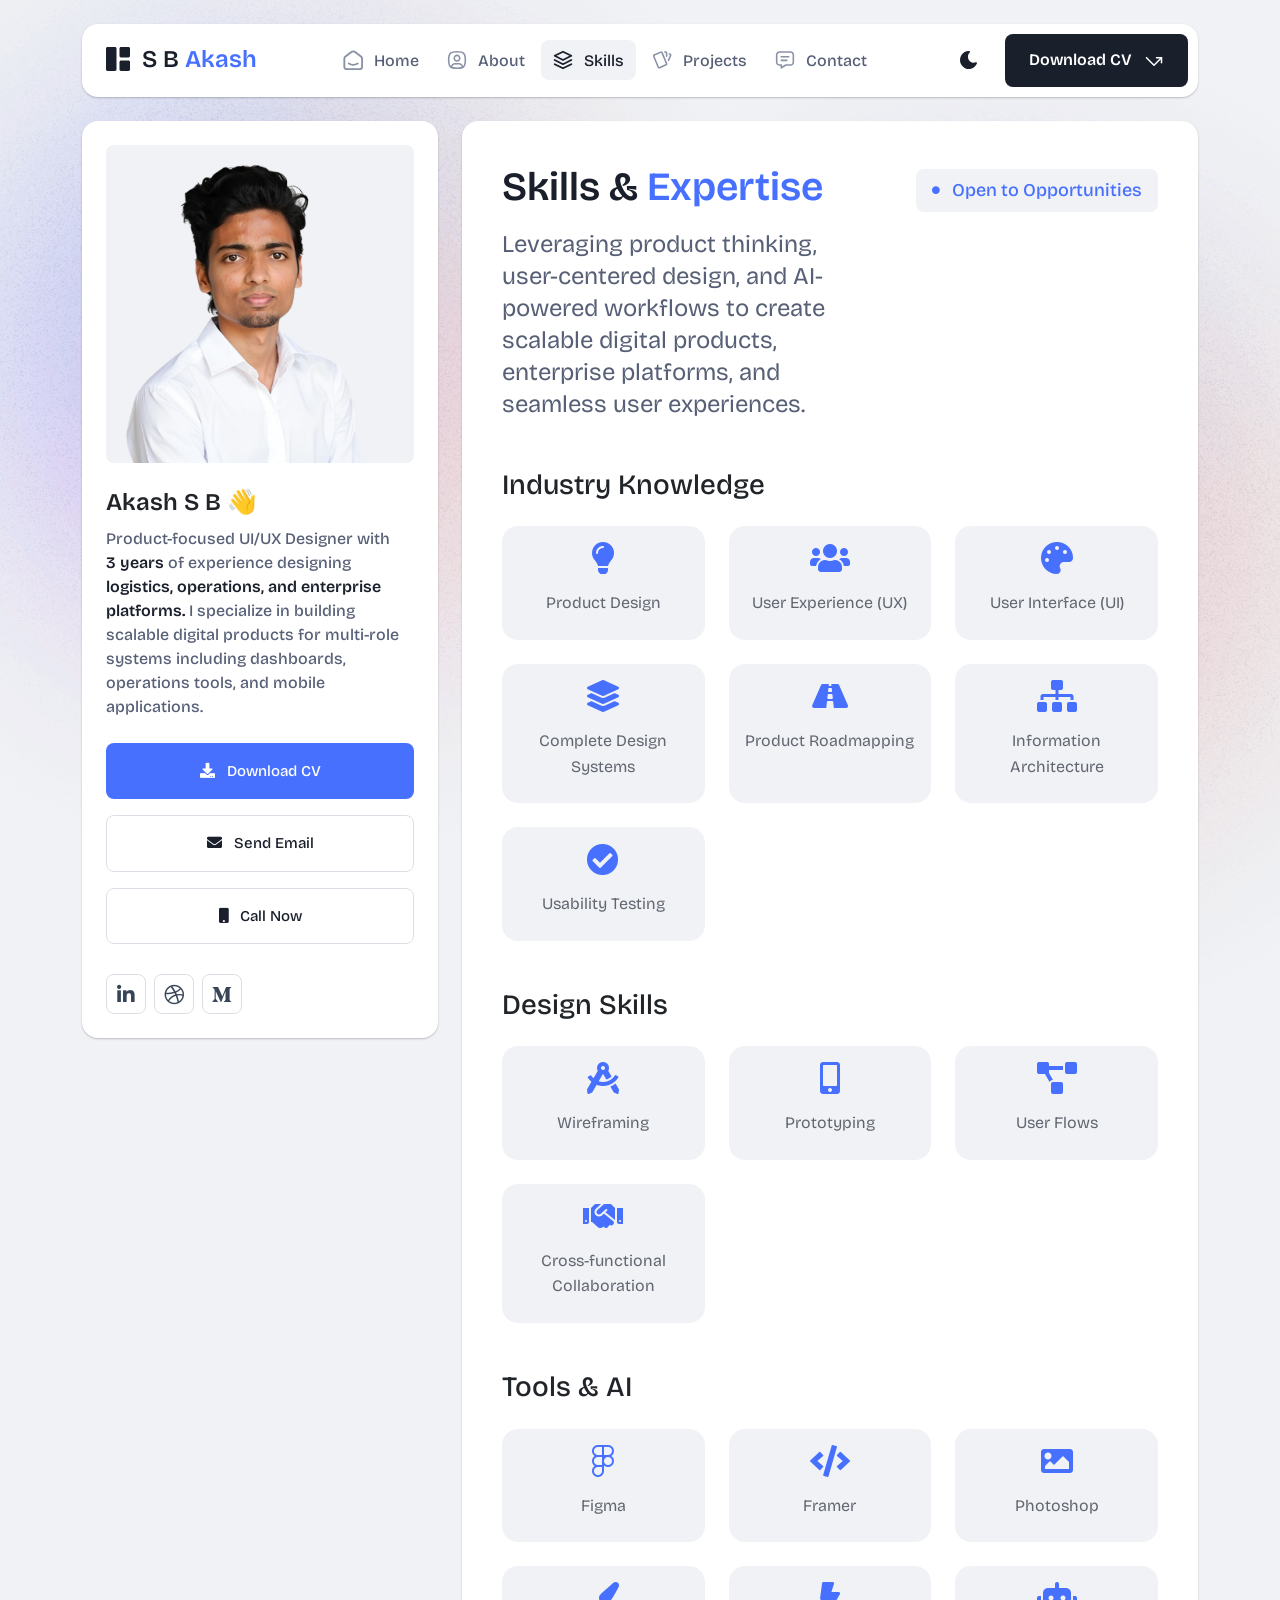
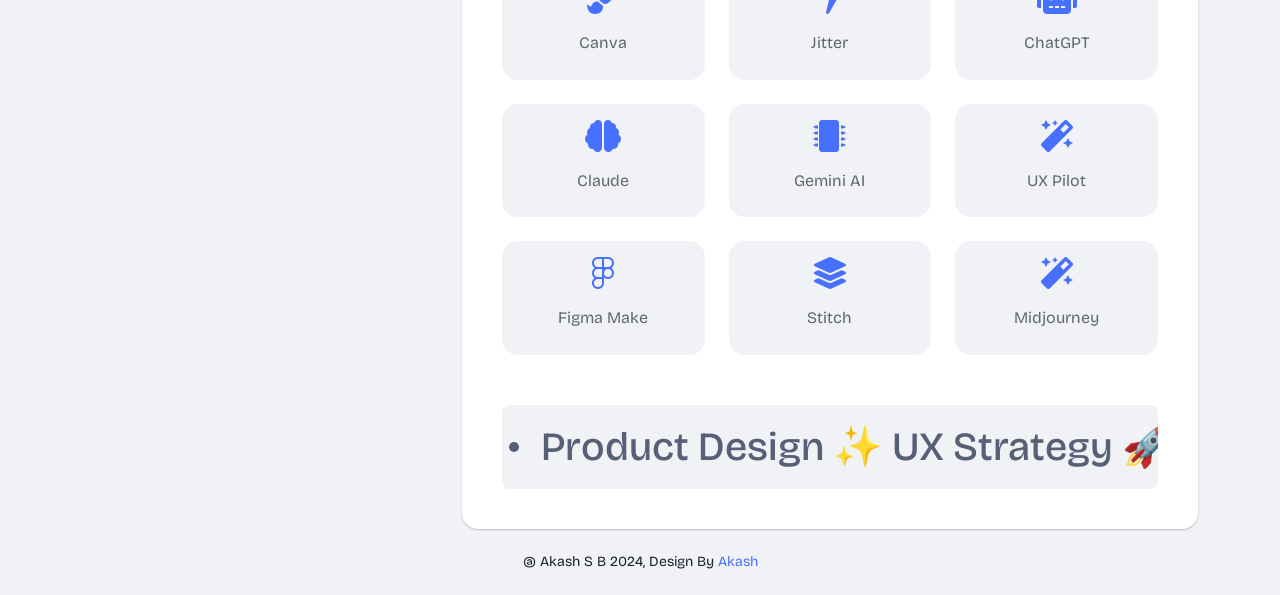
<file: skills.html>
<!DOCTYPE html>
<html lang="en">



<head>
  <meta charset="UTF-8">
  <meta http-equiv="X-UA-Compatible" content="IE=edge">
  <title>Akash S B - Product Designer</title>
  <meta name="description" content="Akash Personal Portfolio">
  <meta name="viewport" content="width=device-width, initial-scale=1">

  <link rel="shortcut icon" type="image/x-icon" href="assets/img/favicon.svg">


  <!-- CSS here -->
  <link rel="stylesheet" href="assets/css/bootstrap.min.css">
  <link rel="stylesheet" href="assets/fontawsome/css/all.min.css">
  <link rel="stylesheet" href="assets/fontawsome/css/fontawesome.min.css">
  <link rel="stylesheet" href="assets/css/slick.css">
  <link rel="stylesheet" href="assets/css/magnific-popup.css">
  <link rel="stylesheet" href="assets/css/style.css">
  <link rel="stylesheet" href="assets/css/responsive.css">
</head>

<body>
  <div id="page-content">
    <!-- header part start -->
    <header class="header-area">
      <nav class="navbar">
        <div class="container">
          <div class="menu-container">
            <div class="logo">
              <a class="navbar-brand me-0" href="index.html">
                <svg width="24" height="24" viewBox="0 0 24 24" fill="none" xmlns="http://www.w3.org/2000/svg">
                  <path
                    d="M0 1.5C0 1.10218 0.158035 0.720644 0.43934 0.43934C0.720644 0.158035 1.10218 0 1.5 0L9 0C9.39782 0 9.77936 0.158035 10.0607 0.43934C10.342 0.720644 10.5 1.10218 10.5 1.5V22.5C10.5 22.8978 10.342 23.2794 10.0607 23.5607C9.77936 23.842 9.39782 24 9 24H1.5C1.10218 24 0.720644 23.842 0.43934 23.5607C0.158035 23.2794 0 22.8978 0 22.5V1.5ZM13.5 1.5C13.5 1.10218 13.658 0.720644 13.9393 0.43934C14.2206 0.158035 14.6022 0 15 0L22.5 0C22.8978 0 23.2794 0.158035 23.5607 0.43934C23.842 0.720644 24 1.10218 24 1.5V9C24 9.39782 23.842 9.77936 23.5607 10.0607C23.2794 10.342 22.8978 10.5 22.5 10.5H15C14.6022 10.5 14.2206 10.342 13.9393 10.0607C13.658 9.77936 13.5 9.39782 13.5 9V1.5ZM13.5 15C13.5 14.6022 13.658 14.2206 13.9393 13.9393C14.2206 13.658 14.6022 13.5 15 13.5H22.5C22.8978 13.5 23.2794 13.658 23.5607 13.9393C23.842 14.2206 24 14.6022 24 15V22.5C24 22.8978 23.842 23.2794 23.5607 23.5607C23.2794 23.842 22.8978 24 22.5 24H15C14.6022 24 14.2206 23.842 13.9393 23.5607C13.658 23.2794 13.5 22.8978 13.5 22.5V15Z"
                    class="logo-icon" />
                </svg>
                <span>S B <span class="primary"> Akash</span></span>
              </a>
            </div>
            <div class="navbar-main d-flex flex-grow-1">
              <div class="logo inner-logo d-block d-xl-none">
                <a class="navbar-brand me-0" href="index.html">
                  <svg width="24" height="24" viewBox="0 0 24 24" fill="none" xmlns="http://www.w3.org/2000/svg">
                    <path
                      d="M0 1.5C0 1.10218 0.158035 0.720644 0.43934 0.43934C0.720644 0.158035 1.10218 0 1.5 0L9 0C9.39782 0 9.77936 0.158035 10.0607 0.43934C10.342 0.720644 10.5 1.10218 10.5 1.5V22.5C10.5 22.8978 10.342 23.2794 10.0607 23.5607C9.77936 23.842 9.39782 24 9 24H1.5C1.10218 24 0.720644 23.842 0.43934 23.5607C0.158035 23.2794 0 22.8978 0 22.5V1.5ZM13.5 1.5C13.5 1.10218 13.658 0.720644 13.9393 0.43934C14.2206 0.158035 14.6022 0 15 0L22.5 0C22.8978 0 23.2794 0.158035 23.5607 0.43934C23.842 0.720644 24 1.10218 24 1.5V9C24 9.39782 23.842 9.77936 23.5607 10.0607C23.2794 10.342 22.8978 10.5 22.5 10.5H15C14.6022 10.5 14.2206 10.342 13.9393 10.0607C13.658 9.77936 13.5 9.39782 13.5 9V1.5ZM13.5 15C13.5 14.6022 13.658 14.2206 13.9393 13.9393C14.2206 13.658 14.6022 13.5 15 13.5H22.5C22.8978 13.5 23.2794 13.658 23.5607 13.9393C23.842 14.2206 24 14.6022 24 15V22.5C24 22.8978 23.842 23.2794 23.5607 23.5607C23.2794 23.842 22.8978 24 22.5 24H15C14.6022 24 14.2206 23.842 13.9393 23.5607C13.658 23.2794 13.5 22.8978 13.5 22.5V15Z"
                      class="logo-icon" />
                  </svg>
                  <span>S B <span class="primary"> Akash</span></span>
                </a>
              </div>
              <ul class="navbar-info mx-auto">
                <li class="nav-item">
                  <a class="nav-link " aria-current="page" href="index.html">
                    <svg class="nav-icon" viewBox="0 0 15 15" fill="none" xmlns="http://www.w3.org/2000/svg">
                      <path
                        d="M13.475 4.92481L9.03083 1.46814C8.64082 1.16473 8.1608 1 7.66667 1C7.17254 1 6.69251 1.16473 6.3025 1.46814L1.8575 4.92481C1.59037 5.13254 1.37424 5.39858 1.22563 5.7026C1.07701 6.00662 0.99984 6.34058 1 6.67897V12.679C1 13.121 1.17559 13.5449 1.48816 13.8575C1.80072 14.17 2.22464 14.3456 2.66667 14.3456H12.6667C13.1087 14.3456 13.5326 14.17 13.8452 13.8575C14.1577 13.5449 14.3333 13.121 14.3333 12.679V6.67897C14.3333 5.99314 14.0167 5.34564 13.475 4.92481Z"
                        stroke-width="1.4" stroke-linecap="round" stroke-linejoin="round" />
                      <path d="M10.9753 10.1665C9.13359 11.2773 6.14859 11.2773 4.30859 10.1665" stroke-width="1.4"
                        stroke-linecap="round" stroke-linejoin="round" />
                    </svg>
                    <span>Home</span>
                  </a>
                </li>
                <li class="nav-item">
                  <a class="nav-link " href="about.html">
                    <svg class="nav-icon" viewBox="0 0 18 18" fill="none" xmlns="http://www.w3.org/2000/svg">
                      <path
                        d="M9 9.8335C9.66304 9.8335 10.2989 9.5701 10.7678 9.10126C11.2366 8.63242 11.5 7.99654 11.5 7.3335C11.5 6.67045 11.2366 6.03457 10.7678 5.56573C10.2989 5.09689 9.66304 4.8335 9 4.8335C8.33696 4.8335 7.70107 5.09689 7.23223 5.56573C6.76339 6.03457 6.5 6.67045 6.5 7.3335C6.5 7.99654 6.76339 8.63242 7.23223 9.10126C7.70107 9.5701 8.33696 9.8335 9 9.8335Z"
                        stroke-width="1.4" stroke-linecap="round" stroke-linejoin="round" />
                      <path
                        d="M9 1.5C15 1.5 16.5 3 16.5 9C16.5 15 15 16.5 9 16.5C3 16.5 1.5 15 1.5 9C1.5 3 3 1.5 9 1.5Z"
                        stroke-width="1.4" stroke-linecap="round" stroke-linejoin="round" />
                      <path
                        d="M4 15.7085V15.6668C4 14.7828 4.35119 13.9349 4.97631 13.3098C5.60143 12.6847 6.44928 12.3335 7.33333 12.3335H10.6667C11.5507 12.3335 12.3986 12.6847 13.0237 13.3098C13.6488 13.9349 14 14.7828 14 15.6668V15.7085"
                        stroke-width="1.4" stroke-linecap="round" stroke-linejoin="round" />
                    </svg>
                    About
                  </a>
                </li>
                <li class="nav-item">
                  <a class="nav-link active" href="skills.html">
                    <svg class="nav-icon" viewBox="0 0 16 16" fill="none" xmlns="http://www.w3.org/2000/svg">
                      <path d="M7.99967 1.3335L1.33301 4.66683L7.99967 8.00016L14.6663 4.66683L7.99967 1.3335Z"
                        stroke-width="1.4" stroke-linecap="round" stroke-linejoin="round" />
                      <path d="M1.33301 8L7.99967 11.3333L14.6663 8" stroke-width="1.4" stroke-linecap="round"
                        stroke-linejoin="round" />
                      <path d="M1.33301 11.3335L7.99967 14.6668L14.6663 11.3335" stroke-width="1.4"
                        stroke-linecap="round" stroke-linejoin="round" />
                    </svg>
                    Skills
                  </a>
                </li>
                <li class="nav-item">
                  <a class="nav-link" href="portfolio.html">
                    <svg class="nav-icon" viewBox="0 0 18 17" fill="none" xmlns="http://www.w3.org/2000/svg">
                      <path
                        d="M2.00326 3.99733L7.95159 1.40649C8.04974 1.36442 8.15533 1.34243 8.26212 1.34181C8.3689 1.34119 8.47473 1.36196 8.57337 1.40289C8.67201 1.44382 8.76145 1.50408 8.83642 1.58013C8.9114 1.65617 8.97039 1.74646 9.00992 1.84566L13.1133 11.764C13.1985 11.9651 13.2014 12.1917 13.1213 12.3949C13.0412 12.5982 12.8845 12.7618 12.6849 12.8507L6.73742 15.4415C6.63922 15.4837 6.53356 15.5058 6.42668 15.5065C6.3198 15.5072 6.21387 15.4864 6.11514 15.4455C6.0164 15.4046 5.92688 15.3442 5.85184 15.2681C5.7768 15.192 5.71778 15.1016 5.67826 15.0023L1.57492 5.08316C1.48963 4.88204 1.48673 4.65546 1.56684 4.45222C1.64696 4.24898 1.80367 4.08616 2.00326 3.99733Z"
                        stroke-width="1.4" stroke-linecap="round" stroke-linejoin="round" />
                      <path
                        d="M11.5 1.3335H12.3333C12.5543 1.3335 12.7663 1.42129 12.9226 1.57757C13.0789 1.73385 13.1667 1.94582 13.1667 2.16683V5.0835"
                        stroke-width="1.4" stroke-linecap="round" stroke-linejoin="round" />
                      <path
                        d="M15.6663 3C15.8863 3.09333 16.0997 3.18083 16.3063 3.2625C16.5098 3.34882 16.6706 3.51241 16.7534 3.71729C16.8362 3.92217 16.8343 4.15155 16.748 4.355L14.833 8.83334"
                        stroke-width="1.4" stroke-linecap="round" stroke-linejoin="round" />
                    </svg>
                    Projects
                  </a>
                </li>
                <!-- <li class="nav-item">
                  <a class="nav-link" href="blog.html">
                    <svg class="nav-icon" viewBox="0 0 17 16" fill="none" xmlns="http://www.w3.org/2000/svg">
                      <path
                        d="M12.1663 6.16676L13.4163 4.91676C13.6352 4.69789 13.8088 4.43805 13.9273 4.15208C14.0457 3.86612 14.1067 3.55962 14.1067 3.25009C14.1067 2.94056 14.0457 2.63406 13.9273 2.3481C13.8088 2.06213 13.6352 1.80229 13.4163 1.58342C13.1975 1.36455 12.9376 1.19094 12.6517 1.07248C12.3657 0.954033 12.0592 0.893066 11.7497 0.893066C11.4401 0.893066 11.1336 0.954033 10.8477 1.07248C10.5617 1.19094 10.3019 1.36455 10.083 1.58342L1.33301 10.3334V13.6668H4.66634L6.33301 12.0001"
                        stroke-width="1.4" stroke-linecap="round" stroke-linejoin="round" />
                      <path
                        d="M13.0004 15.3335L15.7921 12.5968C15.9633 12.4307 16.0995 12.232 16.1926 12.0124C16.2857 11.7927 16.3339 11.5567 16.3343 11.3181C16.3347 11.0796 16.2873 10.8434 16.1948 10.6235C16.1024 10.4035 15.9669 10.2044 15.7963 10.0377C15.448 9.69712 14.9806 9.50602 14.4935 9.50509C14.0065 9.50415 13.5383 9.69346 13.1888 10.0327L13.0021 10.216L12.8163 10.0327C12.4681 9.69237 12.0008 9.50143 11.5139 9.50049C11.0271 9.49956 10.5591 9.68871 10.2096 10.0277C10.0383 10.1937 9.9021 10.3924 9.80891 10.612C9.71572 10.8316 9.66746 11.0677 9.667 11.3062C9.66653 11.5447 9.71386 11.781 9.80619 12.0009C9.89853 12.2209 10.034 12.4201 10.2046 12.5868L13.0004 15.3335Z"
                        stroke-width="1.4" stroke-linecap="round" stroke-linejoin="round" />
                    </svg>
                    Blog
                  </a>
                </li> -->
                <li class="nav-item">
                  <a class="nav-link" href="contact.html">
                    <svg class="nav-icon" viewBox="0 0 18 17" fill="none" xmlns="http://www.w3.org/2000/svg">
                      <path d="M5.66699 5.5H12.3337" stroke-width="1.4" stroke-linecap="round"
                        stroke-linejoin="round" />
                      <path d="M5.66699 8.8335H10.667" stroke-width="1.4" stroke-linecap="round"
                        stroke-linejoin="round" />
                      <path
                        d="M14 1.3335C14.663 1.3335 15.2989 1.59689 15.7678 2.06573C16.2366 2.53457 16.5 3.17045 16.5 3.8335V10.5002C16.5 11.1632 16.2366 11.7991 15.7678 12.2679C15.2989 12.7368 14.663 13.0002 14 13.0002H9.83333L5.66667 15.5002V13.0002H4C3.33696 13.0002 2.70107 12.7368 2.23223 12.2679C1.76339 11.7991 1.5 11.1632 1.5 10.5002V3.8335C1.5 3.17045 1.76339 2.53457 2.23223 2.06573C2.70107 1.59689 3.33696 1.3335 4 1.3335H14Z"
                        stroke-width="1.4" stroke-linecap="round" stroke-linejoin="round" />
                    </svg>
                    Contact
                  </a>
                </li>
              </ul>
              <div class="header-right-info d-flex align-items-center">
                <button class="theme-control-btn">
                  <span class="dark">
                    <svg width="24" height="24" viewBox="0 0 24 24" fill="none" xmlns="http://www.w3.org/2000/svg">
                      <path
                        d="M11.8005 3C10.207 3.0003 8.64356 3.44286 7.27683 4.28049C5.91011 5.11811 4.79139 6.31937 4.04002 7.75612C3.28865 9.19288 2.93281 10.8112 3.01046 12.4386C3.08811 14.0659 3.59633 15.6411 4.48091 16.9963C5.3655 18.3514 6.59326 19.4356 8.03324 20.1333C9.47322 20.8309 11.0714 21.1157 12.6573 20.9574C14.2432 20.7991 15.7573 20.2036 17.0381 19.2344C18.319 18.2652 19.3185 16.9587 19.9301 15.4542C20.2302 14.7162 19.5111 13.9746 18.7875 14.2752C17.5475 14.7888 16.1706 14.8418 14.8963 14.425C13.622 14.0082 12.5308 13.1479 11.8126 11.9937C11.0943 10.8396 10.7943 9.4645 10.9648 8.10764C11.1353 6.75077 11.7655 5.49792 12.7458 4.5669L12.8136 4.4949C13.2986 3.9279 12.913 3.0072 12.1464 3.0072H11.9122L11.8524 3.0018L11.7996 3H11.8005Z"
                        fill="#1A1F2C" />
                    </svg>
                    <small class="theme-text d-block d-xl-none">Change appearance</small>
                  </span>
                  <span class="light">
                    <svg width="24" height="24" viewBox="0 0 24 24" fill="none" xmlns="http://www.w3.org/2000/svg">
                      <path
                        d="M12 19C12.2449 19 12.4813 19.09 12.6644 19.2527C12.8474 19.4155 12.9643 19.6397 12.993 19.883L13 20V21C12.9997 21.2549 12.9021 21.5 12.7272 21.6854C12.5522 21.8707 12.313 21.9822 12.0586 21.9972C11.8042 22.0121 11.5536 21.9293 11.3582 21.7657C11.1627 21.6021 11.0371 21.3701 11.007 21.117L11 21V20C11 19.7348 11.1054 19.4804 11.2929 19.2929C11.4804 19.1054 11.7348 19 12 19Z"
                        fill="#FD7E41" />
                      <path
                        d="M18.3127 16.9099L18.4067 16.9929L19.1067 17.6929C19.2861 17.8729 19.3902 18.1144 19.398 18.3683C19.4057 18.6223 19.3165 18.8697 19.1485 19.0602C18.9804 19.2508 18.7462 19.3702 18.4933 19.3943C18.2403 19.4184 17.9877 19.3454 17.7867 19.1899L17.6927 19.1069L16.9927 18.4069C16.8202 18.2347 16.7165 18.0053 16.7012 17.7619C16.6859 17.5186 16.76 17.278 16.9097 17.0855C17.0593 16.893 17.2741 16.7618 17.5137 16.7166C17.7533 16.6713 18.0012 16.7152 18.2107 16.8399L18.3127 16.9099Z"
                        fill="#FD7E41" />
                      <path
                        d="M7.00747 16.993C7.17965 17.1652 7.28308 17.3943 7.29836 17.6373C7.31364 17.8803 7.23972 18.1206 7.09047 18.313L7.00747 18.407L6.30747 19.107C6.12751 19.2863 5.88604 19.3905 5.63209 19.3982C5.37814 19.406 5.13076 19.3168 4.94019 19.1487C4.74963 18.9807 4.63017 18.7464 4.60607 18.4935C4.58198 18.2406 4.65506 17.988 4.81047 17.787L4.89347 17.693L5.59347 16.993C5.781 16.8055 6.03531 16.7002 6.30047 16.7002C6.56563 16.7002 6.81994 16.8055 7.00747 16.993Z"
                        fill="#FD7E41" />
                      <path
                        d="M3.99987 11C4.25475 11.0003 4.4999 11.0979 4.68524 11.2728C4.87057 11.4478 4.9821 11.687 4.99704 11.9414C5.01198 12.1958 4.92919 12.4464 4.7656 12.6418C4.60201 12.8373 4.36996 12.9629 4.11687 12.993L3.99987 13H2.99987C2.74499 12.9997 2.49984 12.9021 2.3145 12.7272C2.12916 12.5522 2.01763 12.313 2.0027 12.0586C1.98776 11.8042 2.07054 11.5536 2.23413 11.3582C2.39772 11.1627 2.62977 11.0371 2.88287 11.007L2.99987 11H3.99987Z"
                        fill="#FD7E41" />
                      <path
                        d="M20.9999 11C21.2547 11.0003 21.4999 11.0979 21.6852 11.2728C21.8706 11.4478 21.9821 11.687 21.997 11.9414C22.012 12.1958 21.9292 12.4464 21.7656 12.6418C21.602 12.8373 21.37 12.9629 21.1169 12.993L20.9999 13H19.9999C19.745 12.9997 19.4998 12.9021 19.3145 12.7272C19.1292 12.5522 19.0176 12.313 19.0027 12.0586C18.9878 11.8042 19.0705 11.5536 19.2341 11.3582C19.3977 11.1627 19.6298 11.0371 19.8829 11.007L19.9999 11H20.9999Z"
                        fill="#FD7E41" />
                      <path
                        d="M6.21264 4.80985L6.30664 4.89285L7.00664 5.59285C7.18599 5.77281 7.29011 6.01429 7.29787 6.26824C7.30562 6.52219 7.21642 6.76957 7.04839 6.96013C6.88036 7.1507 6.64609 7.27016 6.39316 7.29425C6.14024 7.31834 5.88763 7.24526 5.68664 7.08985L5.59264 7.00685L4.89264 6.30685C4.72073 6.13453 4.61757 5.90543 4.6025 5.66248C4.58744 5.41954 4.6615 5.17945 4.8108 4.98721C4.9601 4.79497 5.1744 4.66378 5.41351 4.61824C5.65262 4.57271 5.90013 4.61594 6.10964 4.73985L6.21264 4.80985Z"
                        fill="#FD7E41" />
                      <path
                        d="M19.1071 4.89288C19.2793 5.06508 19.3827 5.29418 19.398 5.5372C19.4132 5.78023 19.3393 6.02048 19.1901 6.21288L19.1071 6.30688L18.4071 7.00688C18.2271 7.18623 17.9856 7.29036 17.7317 7.29811C17.4777 7.30587 17.2304 7.21667 17.0398 7.04864C16.8492 6.8806 16.7298 6.64633 16.7057 6.39341C16.6816 6.14049 16.7547 5.88788 16.9101 5.68688L16.9931 5.59288L17.6931 4.89288C17.8806 4.70541 18.1349 4.6001 18.4001 4.6001C18.6652 4.6001 18.9196 4.70541 19.1071 4.89288Z"
                        fill="#FD7E41" />
                      <path
                        d="M12 2C12.2449 2.00003 12.4813 2.08996 12.6644 2.25272C12.8474 2.41547 12.9643 2.63975 12.993 2.883L13 3V4C12.9997 4.25488 12.9021 4.50003 12.7272 4.68537C12.5522 4.8707 12.313 4.98223 12.0586 4.99717C11.8042 5.01211 11.5536 4.92933 11.3582 4.76573C11.1627 4.60214 11.0371 4.3701 11.007 4.117L11 4V3C11 2.73478 11.1054 2.48043 11.2929 2.29289C11.4804 2.10536 11.7348 2 12 2Z"
                        fill="#FD7E41" />
                      <path
                        d="M12 7C12.9797 6.99994 13.9378 7.28769 14.7553 7.8275C15.5729 8.36731 16.2138 9.1354 16.5986 10.0364C16.9833 10.9373 17.0949 11.9315 16.9195 12.8953C16.7441 13.8592 16.2893 14.7502 15.6118 15.4579C14.9343 16.1655 14.0638 16.6585 13.1085 16.8756C12.1532 17.0928 11.1552 17.0245 10.2383 16.6793C9.3215 16.334 8.52629 15.7271 7.95146 14.9338C7.37663 14.1405 7.04752 13.1958 7.005 12.217L7 12L7.005 11.783C7.06092 10.4958 7.61161 9.27978 8.54222 8.38866C9.47284 7.49754 10.7115 7.00007 12 7Z"
                        fill="#FD7E41" />
                    </svg>
                    <small class="theme-text d-block d-xl-none">Change appearance</small>
                  </span>
                </button>
                <a href="assets/img/images/Akash S B.pdf" download="" class="lets-talk-btn">
                  Download CV
                  <svg class="icon" width="20" height="20" viewBox="0 0 20 20" fill="none"
                    xmlns="http://www.w3.org/2000/svg">
                    <path d="M17.5 11.6665V6.6665H12.5" stroke="white" stroke-width="1.5" stroke-linecap="round"
                      stroke-linejoin="round" />
                    <path d="M17.5 6.6665L10 14.1665L2.5 6.6665" stroke="white" stroke-width="1.5"
                      stroke-linecap="round" stroke-linejoin="round" />
                  </svg>
                </a>
              </div>
            </div>
            <div class="mobile-menu-overlay d-block d-lg-none"></div>
            <div class="mobile-menu-control-bar d-block d-xl-none">
              <button class="mobile-menu-control-bar">
                <i class="fas fa-bars"></i>
              </button>
            </div>
          </div>
        </div>
      </nav>
    </header>
    <!-- header part end -->

    <!-- main area part start -->
    <main>

      <section class="content-box-area mt-4">
        <div class="container">
          <div class="row g-4">
            <div class="col-xl-4">
              <div class="card profile-card">
                <div class="card-body">
                  <div class="image text-center">
                    <img src="assets/img/images/profile.png" class="img-fluid" alt="profile">
                  </div>
                  <div class="text">
                    <h3 class="card-title">Akash S B 👋</h3>
                    <p>
                      Product-focused UI/UX Designer with <span>3 years </span> of experience designing
                      <span style="display: inline;">logistics, operations, and enterprise platforms.</span>

                      I specialize in building scalable digital
                      products for multi-role systems including dashboards, operations tools, and mobile
                      applications.
                    </p>
                    <div class="common-button-groups">
                      <a class="btn btn-call" href="assets/img/images/Akash S B.pdf" download
                        style="width: 100%;">
                        <i class="fas fa-download icon"></i>
                        Download CV
                      </a>
                      <a class="btn btn-copy mt-3" href="mailto:akashgvp@gmail.com" style="width: 100%;"> 
                        <i class="fas fa-envelope icon"></i>
                        Send Email
                      </a>
                      <a class="btn btn-copy mt-3" href="tel:+917092570915" style="width: 100%;">
                        <i class="fas fa-mobile icon"></i>
                        Call Now
                      </a>
                    </div>
                    <div class="social-media-icon">
                      <ul class="list-unstyled">
                        <li>
                          <a href="https://www.linkedin.com/in/akash-sb-7623b2216" target="_blank">
                            <i class="fab fa-linkedin-in"></i>
                          </a>
                        </li>
                        <li>
                          <a href="https://dribbble.com/Akashgvp" target="_blank">
                            <i class="fab fa-dribbble"></i>
                          </a>
                        </li>
                        <li>
                          <a href="https://medium.com/@akash_1426" target="_blank">
                            <i class="fab fa-medium-m"></i>
                          </a>
                        </li>
                      </ul>
                    </div>
                  </div>
                </div>
              </div>
            </div>
            <div class="col-xl-8">
              <div class="card content-box-card">
                <div class="card-body">
                  <div class="top-info">
                    <div class="text">
                      <h1 class="main-title">Skills & <span>Expertise</span></h1>
                      <p>
                        Leveraging product thinking, user-centered design, and AI-powered workflows to create scalable
                        digital products, enterprise platforms, and seamless user experiences.
                      </p>
                    </div>

                    <div class="available-btn">
                      <span><i class="fas fa-circle"></i> Open to Opportunities</span>
                    </div>
                  </div>

                  <div class="services">

                    <!-- Industry Knowledge -->
                    <div class="mb-5">
                      <h3 class="mb-4">Industry Knowledge</h3>

                      <div class="row g-4">

                        <div class="col-lg-4 col-md-6 col-sm-6">
                          <div class="services-item text-center">
                            <i class="fas fa-lightbulb fa-2x mb-3" style="color:#4770ff;"></i>
                            <p>Product Design</p>
                          </div>
                        </div>

                        <div class="col-lg-4 col-md-6 col-sm-6">
                          <div class="services-item text-center">
                            <i class="fas fa-users fa-2x mb-3" style="color:#4770ff;"></i>
                            <p>User Experience (UX)</p>
                          </div>
                        </div>

                        <div class="col-lg-4 col-md-6 col-sm-6">
                          <div class="services-item text-center">
                            <i class="fas fa-palette fa-2x mb-3" style="color:#4770ff;"></i>
                            <p>User Interface (UI)</p>
                          </div>
                        </div>

                        <div class="col-lg-4 col-md-6 col-sm-6">
                          <div class="services-item text-center">
                            <i class="fas fa-layer-group fa-2x mb-3" style="color:#4770ff;"></i>
                            <p>Complete Design Systems</p>
                          </div>
                        </div>

                        <div class="col-lg-4 col-md-6 col-sm-6">
                          <div class="services-item text-center">
                            <i class="fas fa-road fa-2x mb-3" style="color:#4770ff;"></i>
                            <p>Product Roadmapping</p>
                          </div>
                        </div>

                        <div class="col-lg-4 col-md-6 col-sm-6">
                          <div class="services-item text-center">
                            <i class="fas fa-sitemap fa-2x mb-3" style="color:#4770ff;"></i>
                            <p>Information Architecture</p>
                          </div>
                        </div>

                        <div class="col-lg-4 col-md-6 col-sm-6">
                          <div class="services-item text-center">
                            <i class="fas fa-check-circle fa-2x mb-3" style="color:#4770ff;"></i>
                            <p>Usability Testing</p>
                          </div>
                        </div>

                      </div>
                    </div>

                    <!-- Design Skills -->
                    <div class="mb-5">
                      <h3 class="mb-4">Design Skills</h3>

                      <div class="row g-4">

                        <div class="col-lg-4 col-md-6 col-sm-6">
                          <div class="services-item text-center">
                            <i class="fas fa-drafting-compass fa-2x mb-3" style="color:#4770ff;"></i>
                            <p>Wireframing</p>
                          </div>
                        </div>

                        <div class="col-lg-4 col-md-6 col-sm-6">
                          <div class="services-item text-center">
                            <i class="fas fa-mobile-alt fa-2x mb-3" style="color:#4770ff;"></i>
                            <p>Prototyping</p>
                          </div>
                        </div>

                        <div class="col-lg-4 col-md-6 col-sm-6">
                          <div class="services-item text-center">
                            <i class="fas fa-project-diagram fa-2x mb-3" style="color:#4770ff;"></i>
                            <p>User Flows</p>
                          </div>
                        </div>

                        <div class="col-lg-4 col-md-6 col-sm-6">
                          <div class="services-item text-center">
                            <i class="fas fa-handshake fa-2x mb-3" style="color:#4770ff;"></i>
                            <p>Cross-functional Collaboration</p>
                          </div>
                        </div>

                      </div>
                    </div>

                    <!-- Tools & AI -->
                    <div>
                      <h3 class="mb-4">Tools & AI</h3>

                      <div class="row g-4">

                        <div class="col-lg-4 col-md-6 col-sm-6">
                          <div class="services-item text-center">
                            <i class="fab fa-figma fa-2x mb-3" style="color:#4770ff;"></i>
                            <p>Figma</p>
                          </div>
                        </div>

                        <div class="col-lg-4 col-md-6 col-sm-6">
                          <div class="services-item text-center">
                            <i class="fas fa-code fa-2x mb-3" style="color:#4770ff;"></i>
                            <p>Framer</p>
                          </div>
                        </div>

                        <div class="col-lg-4 col-md-6 col-sm-6">
                          <div class="services-item text-center">
                            <i class="fas fa-image fa-2x mb-3" style="color:#4770ff;"></i>
                            <p>Photoshop</p>
                          </div>
                        </div>

                        <div class="col-lg-4 col-md-6 col-sm-6">
                          <div class="services-item text-center">
                            <i class="fas fa-paint-brush fa-2x mb-3" style="color:#4770ff;"></i>
                            <p>Canva</p>
                          </div>
                        </div>

                        <div class="col-lg-4 col-md-6 col-sm-6">
                          <div class="services-item text-center">
                            <i class="fas fa-bolt fa-2x mb-3" style="color:#4770ff;"></i>
                            <p>Jitter</p>
                          </div>
                        </div>

                        <div class="col-lg-4 col-md-6 col-sm-6">
                          <div class="services-item text-center">
                            <i class="fas fa-robot fa-2x mb-3" style="color:#4770ff;"></i>
                            <p>ChatGPT</p>
                          </div>
                        </div>

                        <div class="col-lg-4 col-md-6 col-sm-6">
                          <div class="services-item text-center">
                            <i class="fas fa-brain fa-2x mb-3" style="color:#4770ff;"></i>
                            <p>Claude</p>
                          </div>
                        </div>

                        <div class="col-lg-4 col-md-6 col-sm-6">
                          <div class="services-item text-center">
                            <i class="fas fa-microchip fa-2x mb-3" style="color:#4770ff;"></i>
                            <p>Gemini AI</p>
                          </div>
                        </div>

                        <div class="col-lg-4 col-md-6 col-sm-6">
                          <div class="services-item text-center">
                            <i class="fas fa-magic fa-2x mb-3" style="color:#4770ff;"></i>
                            <p>UX Pilot</p>
                          </div>
                        </div>

                        <div class="col-lg-4 col-md-6 col-sm-6">
                          <div class="services-item text-center">
                            <i class="fab fa-figma fa-2x mb-3" style="color:#4770ff;"></i>
                            <p>Figma Make</p>
                          </div>
                        </div>

                        <div class="col-lg-4 col-md-6 col-sm-6">
                          <div class="services-item text-center">
                            <i class="fas fa-layer-group fa-2x mb-3" style="color:#4770ff;"></i>
                            <p>Stitch</p>
                          </div>
                        </div>

                        <div class="col-lg-4 col-md-6 col-sm-6">
                          <div class="services-item text-center">
                            <i class="fas fa-magic fa-2x mb-3" style="color:#4770ff;"></i>
                            <p>Midjourney</p>
                          </div>
                        </div>

                      </div>
                    </div>

                  </div>


                  <!-- <div class="working-with-area">
                    <h2 class="main-common-title">Working With 50+ Brands ✨ Worldwide
                    </h2>
                    <div class="working-with-main">
                      <div class="items">
                        <img src="assets/img/icons/notion.svg" alt="notion">
                      </div>
                      <div class="items">
                        <img src="assets/img/icons/webflow.svg" alt="webflow">
                      </div>
                      <div class="items">
                        <img src="assets/img/icons/mico.svg" alt="mico">
                      </div>
                      <div class="items">
                        <img src="assets/img/icons/framer.svg" alt="framer">
                      </div>
                      <div class="items">
                        <img src="assets/img/icons/zeplin.svg" alt="zeplin">
                      </div>
                      <div class="items">
                        <img src="assets/img/icons/figma.svg" alt="figma">
                      </div>
                      <div class="items">
                        <img src="assets/img/icons/notion.svg" alt="notion">
                      </div>
                      <div class="items">
                        <img src="assets/img/icons/webflow.svg" alt="webflow">
                      </div>
                      <div class="items">
                        <img src="assets/img/icons/mico.svg" alt="mico">
                      </div>
                      <div class="items">
                        <img src="assets/img/icons/framer.svg" alt="framer">
                      </div>
                      <div class="items">
                        <img src="assets/img/icons/zeplin.svg" alt="zeplin">
                      </div>
                      <div class="items">
                        <img src="assets/img/icons/figma.svg" alt="figma">
                      </div>
                      <div class="items">
                        <img src="assets/img/icons/notion.svg" alt="notion">
                      </div>
                      <div class="items">
                        <img src="assets/img/icons/webflow.svg" alt="webflow">
                      </div>
                      <div class="items">
                        <img src="assets/img/icons/mico.svg" alt="mico">
                      </div>
                      <div class="items">
                        <img src="assets/img/icons/framer.svg" alt="framer">
                      </div>
                    </div>
                  </div>
                  <div class="client-feedback">
                    <h2 class="main-common-title">Trusted By 1200+ Clients
                    </h2>
                    <div class="row client-feedback-slider">
                      <div class="col-lg-6">
                        <div class="feedback-item">
                          <div class="feedback-top-info">
                            <div class="rating">
                              <i class="fas fa-star"></i>
                              <i class="fas fa-star"></i>
                              <i class="fas fa-star"></i>
                              <i class="fas fa-star"></i>
                              <i class="fas fa-star"></i>
                            </div>
                            <div class="website">
                              <a href="#">Framer.com
                                <svg class="arrow-up" width="14" height="15" viewBox="0 0 14 15" fill="none"
                                  xmlns="http://www.w3.org/2000/svg">
                                  <path d="M9.91634 4.5835L4.08301 10.4168" stroke-linecap="round"
                                    stroke-linejoin="round" />
                                  <path d="M4.66699 4.5835H9.91699V9.8335" stroke-linecap="round"
                                    stroke-linejoin="round" />
                                </svg>
                              </a>
                            </div>
                          </div>
                          <div class="details">
                            <p>
                              "We've been using BentoFolio for over a year now, and I must say, it's been a game-changer
                              for us. The user interface is intuitive and the feature.
                            </p>
                          </div>
                          <div class="designation">
                            <p><span>Oliver Clain</span> - Product Designer</p>
                          </div>
                        </div>
                      </div>
                      <div class="col-lg-6">
                        <div class="feedback-item">
                          <div class="feedback-top-info">
                            <div class="rating">
                              <i class="fas fa-star"></i>
                              <i class="fas fa-star"></i>
                              <i class="fas fa-star"></i>
                              <i class="fas fa-star"></i>
                              <i class="fas fa-star"></i>
                            </div>
                            <div class="website">
                              <a href="#">Framer.com
                                <svg class="arrow-up" width="14" height="15" viewBox="0 0 14 15" fill="none"
                                  xmlns="http://www.w3.org/2000/svg">
                                  <path d="M9.91634 4.5835L4.08301 10.4168" stroke-linecap="round"
                                    stroke-linejoin="round" />
                                  <path d="M4.66699 4.5835H9.91699V9.8335" stroke-linecap="round"
                                    stroke-linejoin="round" />
                                </svg>
                              </a>
                            </div>
                          </div>
                          <div class="details">
                            <p>
                              "We've been using BentoFolio for over a year now, and I must say, it's been a game-changer
                              for us. The user interface is intuitive and the feature.
                            </p>
                          </div>
                          <div class="designation">
                            <p><span>Oliver Clain</span> - Product Designer</p>
                          </div>
                        </div>
                      </div>
                      <div class="col-lg-6">
                        <div class="feedback-item">
                          <div class="feedback-top-info">
                            <div class="rating">
                              <i class="fas fa-star"></i>
                              <i class="fas fa-star"></i>
                              <i class="fas fa-star"></i>
                              <i class="fas fa-star"></i>
                              <i class="fas fa-star"></i>
                            </div>
                            <div class="website">
                              <a href="#">Framer.com
                                <svg class="arrow-up" width="14" height="15" viewBox="0 0 14 15" fill="none"
                                  xmlns="http://www.w3.org/2000/svg">
                                  <path d="M9.91634 4.5835L4.08301 10.4168" stroke-linecap="round"
                                    stroke-linejoin="round" />
                                  <path d="M4.66699 4.5835H9.91699V9.8335" stroke-linecap="round"
                                    stroke-linejoin="round" />
                                </svg>
                              </a>
                            </div>
                          </div>
                          <div class="details">
                            <p>
                              "We've been using BentoFolio for over a year now, and I must say, it's been a game-changer
                              for us. The user interface is intuitive and the feature.
                            </p>
                          </div>
                          <div class="designation">
                            <p><span>Oliver Clain</span> - Product Designer</p>
                          </div>
                        </div>
                      </div>
                    </div>
                  </div>
                  <div class="awards-recognitions">
                    <h2 class="main-common-title">Awards and Recognitions
                    </h2>
                    <div class="awards-recognitions-main">
                      <ul class="list-unstyled">
                        <li>
                          <a href="#" class="d-block w-100">
                            <div class="awards-item">
                              <div class="award-name">
                                <div class="icon">
                                  <img src="assets/img/icons/adobe.svg" alt="adobe">
                                </div>
                                <div class="text">
                                  <h4 class="title">Adobe Design Contest</h4>
                                  <p class="year">2022 - 2023</p>
                                </div>
                              </div>
                              <div class="winner-tag">
                                <h4 class="title">
                                  <svg class="icon" width="24" height="24" viewBox="0 0 24 24" fill="none"
                                    xmlns="http://www.w3.org/2000/svg">
                                    <path
                                      d="M6 9C6 10.5913 6.63214 12.1174 7.75736 13.2426C8.88258 14.3679 10.4087 15 12 15C13.5913 15 15.1174 14.3679 16.2426 13.2426C17.3679 12.1174 18 10.5913 18 9C18 7.4087 17.3679 5.88258 16.2426 4.75736C15.1174 3.63214 13.5913 3 12 3C10.4087 3 8.88258 3.63214 7.75736 4.75736C6.63214 5.88258 6 7.4087 6 9Z"
                                      stroke-width="1.5" stroke-linecap="round" stroke-linejoin="round" />
                                    <path d="M12 15L15.4 20.89L16.998 17.657L20.596 17.889L17.196 12" stroke-width="1.5"
                                      stroke-linecap="round" stroke-linejoin="round" />
                                    <path d="M6.80234 12L3.40234 17.89L7.00034 17.657L8.59834 20.889L11.9983 15"
                                      stroke-width="1.5" stroke-linecap="round" stroke-linejoin="round" />
                                  </svg>
                                  Runner Up
                                </h4>
                              </div>
                              <div class="project-btn">
                                <span>
                                  View Project
                                  <svg class="arrow-up" width="14" height="15" viewBox="0 0 14 15" fill="none"
                                    xmlns="http://www.w3.org/2000/svg">
                                    <path d="M9.91634 4.5835L4.08301 10.4168" stroke-linecap="round"
                                      stroke-linejoin="round" />
                                    <path d="M4.66699 4.5835H9.91699V9.8335" stroke-linecap="round"
                                      stroke-linejoin="round" />
                                  </svg>
                                </span>
                              </div>
                            </div>
                          </a>
                        </li>
                        <li>
                          <a href="#" class="d-block w-100">
                            <div class="awards-item">
                              <div class="award-name">
                                <div class="icon">
                                  <img src="assets/img/icons/dribbble.svg" alt="dribbble">
                                </div>
                                <div class="text">
                                  <h4 class="title">Dribbble Design Contest</h4>
                                  <p class="year">2022 - 2023</p>
                                </div>
                              </div>
                              <div class="winner-tag">
                                <h4 class="title">
                                  <svg class="icon" width="24" height="24" viewBox="0 0 24 24" fill="none"
                                    xmlns="http://www.w3.org/2000/svg">
                                    <path
                                      d="M6 9C6 10.5913 6.63214 12.1174 7.75736 13.2426C8.88258 14.3679 10.4087 15 12 15C13.5913 15 15.1174 14.3679 16.2426 13.2426C17.3679 12.1174 18 10.5913 18 9C18 7.4087 17.3679 5.88258 16.2426 4.75736C15.1174 3.63214 13.5913 3 12 3C10.4087 3 8.88258 3.63214 7.75736 4.75736C6.63214 5.88258 6 7.4087 6 9Z"
                                      stroke-width="1.5" stroke-linecap="round" stroke-linejoin="round" />
                                    <path d="M12 15L15.4 20.89L16.998 17.657L20.596 17.889L17.196 12" stroke-width="1.5"
                                      stroke-linecap="round" stroke-linejoin="round" />
                                    <path d="M6.80234 12L3.40234 17.89L7.00034 17.657L8.59834 20.889L11.9983 15"
                                      stroke-width="1.5" stroke-linecap="round" stroke-linejoin="round" />
                                  </svg>
                                  Gold Winner
                                </h4>
                              </div>
                              <div class="project-btn">
                                <span>
                                  View Project
                                  <svg class="arrow-up" width="14" height="15" viewBox="0 0 14 15" fill="none"
                                    xmlns="http://www.w3.org/2000/svg">
                                    <path d="M9.91634 4.5835L4.08301 10.4168" stroke-linecap="round"
                                      stroke-linejoin="round" />
                                    <path d="M4.66699 4.5835H9.91699V9.8335" stroke-linecap="round"
                                      stroke-linejoin="round" />
                                  </svg>
                                </span>
                              </div>
                            </div>
                          </a>
                        </li>
                        <li>
                          <a href="#" class="d-block w-100">
                            <div class="awards-item">
                              <div class="award-name">
                                <div class="icon">
                                  <img src="assets/img/icons/awwwards.png" alt="awwwards">
                                </div>
                                <div class="text">
                                  <h4 class="title">Awwwards Nominee</h4>
                                  <p class="year">2022 - 2023</p>
                                </div>
                              </div>
                              <div class="winner-tag">
                                <h4 class="title">
                                  <svg class="icon" width="24" height="24" viewBox="0 0 24 24" fill="none"
                                    xmlns="http://www.w3.org/2000/svg">
                                    <path
                                      d="M6 9C6 10.5913 6.63214 12.1174 7.75736 13.2426C8.88258 14.3679 10.4087 15 12 15C13.5913 15 15.1174 14.3679 16.2426 13.2426C17.3679 12.1174 18 10.5913 18 9C18 7.4087 17.3679 5.88258 16.2426 4.75736C15.1174 3.63214 13.5913 3 12 3C10.4087 3 8.88258 3.63214 7.75736 4.75736C6.63214 5.88258 6 7.4087 6 9Z"
                                      stroke-width="1.5" stroke-linecap="round" stroke-linejoin="round" />
                                    <path d="M12 15L15.4 20.89L16.998 17.657L20.596 17.889L17.196 12" stroke-width="1.5"
                                      stroke-linecap="round" stroke-linejoin="round" />
                                    <path d="M6.80234 12L3.40234 17.89L7.00034 17.657L8.59834 20.889L11.9983 15"
                                      stroke-width="1.5" stroke-linecap="round" stroke-linejoin="round" />
                                  </svg>
                                  Runner Up
                                </h4>
                              </div>
                              <div class="project-btn">
                                <span>
                                  View Project
                                  <svg class="arrow-up" width="14" height="15" viewBox="0 0 14 15" fill="none"
                                    xmlns="http://www.w3.org/2000/svg">
                                    <path d="M9.91634 4.5835L4.08301 10.4168" stroke-linecap="round"
                                      stroke-linejoin="round" />
                                    <path d="M4.66699 4.5835H9.91699V9.8335" stroke-linecap="round"
                                      stroke-linejoin="round" />
                                  </svg>
                                </span>
                              </div>
                            </div>
                          </a>
                        </li>
                        <li>
                          <a href="#" class="d-block w-100">
                            <div class="awards-item">
                              <div class="award-name">
                                <div class="icon">
                                  <img src="assets/img/icons/behance.svg" alt="behance">
                                </div>
                                <div class="text">
                                  <h4 class="title">Behance Design Contest</h4>
                                  <p class="year">2022 - 2023</p>
                                </div>
                              </div>
                              <div class="winner-tag">
                                <h4 class="title">
                                  <svg class="icon" width="24" height="24" viewBox="0 0 24 24" fill="none"
                                    xmlns="http://www.w3.org/2000/svg">
                                    <path
                                      d="M6 9C6 10.5913 6.63214 12.1174 7.75736 13.2426C8.88258 14.3679 10.4087 15 12 15C13.5913 15 15.1174 14.3679 16.2426 13.2426C17.3679 12.1174 18 10.5913 18 9C18 7.4087 17.3679 5.88258 16.2426 4.75736C15.1174 3.63214 13.5913 3 12 3C10.4087 3 8.88258 3.63214 7.75736 4.75736C6.63214 5.88258 6 7.4087 6 9Z"
                                      stroke-width="1.5" stroke-linecap="round" stroke-linejoin="round" />
                                    <path d="M12 15L15.4 20.89L16.998 17.657L20.596 17.889L17.196 12" stroke-width="1.5"
                                      stroke-linecap="round" stroke-linejoin="round" />
                                    <path d="M6.80234 12L3.40234 17.89L7.00034 17.657L8.59834 20.889L11.9983 15"
                                      stroke-width="1.5" stroke-linecap="round" stroke-linejoin="round" />
                                  </svg>
                                  Gold Winner
                                </h4>
                              </div>
                              <div class="project-btn">
                                <span>
                                  View Project
                                  <svg class="arrow-up" width="14" height="15" viewBox="0 0 14 15" fill="none"
                                    xmlns="http://www.w3.org/2000/svg">
                                    <path d="M9.91634 4.5835L4.08301 10.4168" stroke-linecap="round"
                                      stroke-linejoin="round" />
                                    <path d="M4.66699 4.5835H9.91699V9.8335" stroke-linecap="round"
                                      stroke-linejoin="round" />
                                  </svg>
                                </span>
                              </div>
                            </div>
                          </a>
                        </li>
                      </ul>
                    </div>
                  </div>
                  <div class="frequently-asked-questions">
                    <h2 class="main-common-title">Frequently Asked Questions
                    </h2>
                    <div class="frequently-asked-questions-main">
                      <div class="accordion" id="accordionExample">
                        <div class="accordion-item">
                          <h4 class="accordion-header" id="headingOne">
                            <button class="accordion-button" type="button" data-bs-toggle="collapse"
                              data-bs-target="#collapseOne" aria-expanded="true" aria-controls="collapseOne">
                              What does a product designer need to know?
                              <span class="ms-auto">
                                <span class="icon ms-4">
                                  <img class="icon-plus" src="assets/img/icons/plus.svg" alt="plus">
                                  <img class="icon-minus d-none" src="assets/img/icons/minus.svg" alt="minus">
                                </span>
                              </span>
                            </button>
                          </h4>
                          <div id="collapseOne" class="accordion-collapse collapse show" aria-labelledby="headingOne"
                            data-bs-parent="#accordionExample">
                            <div class="accordion-body">
                              <p>I'm here to help if you're searching for a product designer to bring your idea to life
                                or a design partner to help take your business to the next level.</p>
                            </div>
                          </div>
                        </div>
                        <div class="accordion-item">
                          <h4 class="accordion-header" id="headingTwo">
                            <button class="accordion-button collapsed" type="button" data-bs-toggle="collapse"
                              data-bs-target="#collapseTwo" aria-expanded="false" aria-controls="collapseTwo">
                              What does a product designer need to know?
                              <span class="ms-auto">
                                <span class="icon ms-4">
                                  <img class="icon-plus" src="assets/img/icons/plus.svg" alt="plus">
                                  <img class="icon-minus d-none" src="assets/img/icons/minus.svg" alt="minus">
                                </span>
                              </span>
                            </button>
                          </h4>
                          <div id="collapseTwo" class="accordion-collapse collapse" aria-labelledby="headingTwo"
                            data-bs-parent="#accordionExample">
                            <div class="accordion-body">
                              <p>I'm here to help if you're searching for a product designer to bring your idea to life
                                or
                                a design partner to help take your business to the next level.</p>
                            </div>
                          </div>
                        </div>
                        <div class="accordion-item">
                          <h4 class="accordion-header" id="headingThree">
                            <button class="accordion-button collapsed" type="button" data-bs-toggle="collapse"
                              data-bs-target="#collapseThree" aria-expanded="false" aria-controls="collapseThree">
                              What does a product designer need to know?
                              <span class="ms-auto">
                                <span class="icon ms-4">
                                  <img class="icon-plus" src="assets/img/icons/plus.svg" alt="plus">
                                  <img class="icon-minus d-none" src="assets/img/icons/minus.svg" alt="minus">
                                </span>
                              </span>
                            </button>
                          </h4>
                          <div id="collapseThree" class="accordion-collapse collapse" aria-labelledby="headingThree"
                            data-bs-parent="#accordionExample">
                            <div class="accordion-body">
                              <p>I'm here to help if you're searching for a product designer to bring your idea to life
                                or
                                a design partner to help take your business to the next level.</p>
                            </div>
                          </div>
                        </div>
                        <div class="accordion-item">
                          <h4 class="accordion-header" id="headingFour">
                            <button class="accordion-button collapsed" type="button" data-bs-toggle="collapse"
                              data-bs-target="#collapseFour" aria-expanded="false" aria-controls="collapseFour">
                              What does a product designer need to know?
                              <span class="ms-auto">
                                <span class="icon ms-4">
                                  <img class="icon-plus" src="assets/img/icons/plus.svg" alt="plus">
                                  <img class="icon-minus d-none" src="assets/img/icons/minus.svg" alt="minus">
                                </span>
                              </span>
                            </button>
                          </h4>
                          <div id="collapseFour" class="accordion-collapse collapse" aria-labelledby="headingFour"
                            data-bs-parent="#accordionExample">
                            <div class="accordion-body">
                              <p>I'm here to help if you're searching for a product designer to bring your idea to life
                                or
                                a design partner to help take your business to the next level.</p>
                            </div>
                          </div>
                        </div>
                        <div class="accordion-item">
                          <h4 class="accordion-header" id="headingFive">
                            <button class="accordion-button collapsed" type="button" data-bs-toggle="collapse"
                              data-bs-target="#collapseFive" aria-expanded="false" aria-controls="collapseFive">
                              What does a product designer need to know?
                              <span class="ms-auto">
                                <span class="icon ms-4">
                                  <img class="icon-plus" src="assets/img/icons/plus.svg" alt="plus">
                                  <img class="icon-minus d-none" src="assets/img/icons/minus.svg" alt="minus">
                                </span>
                              </span>
                            </button>
                          </h4>
                          <div id="collapseFive" class="accordion-collapse collapse" aria-labelledby="headingFive"
                            data-bs-parent="#accordionExample">
                            <div class="accordion-body">
                              <p>I'm here to help if you're searching for a product designer to bring your idea to life
                                or
                                a design partner to help take your business to the next level.</p>
                            </div>
                          </div>
                        </div>
                      </div>
                    </div>
                  </div> -->
                  <div class="work-together-slider">
                    <div class="slider-main d-flex gap-4 align-items-center">
                      <div class="slider-item">
                        <a href="contact.html">Product Design ✨ UX Strategy 🚀 Design Systems 🎨</a>
                        <a href="contact.html">Product Design ✨ UX Strategy 🚀 Design Systems 🎨</a>
                      </div>
                    </div>
                  </div>
                </div>
              </div>
            </div>
          </div>
        </div>
      </section>

      <!-- background shape area start -->
      <div class="background-shapes">
        <div class="shape-1 common-shape">
          <img src="assets/img/bg/banner-shape-1.png" alt="banner-shape-1">
        </div>
        <div class="shape-2 common-shape">
          <img src="assets/img/bg/banner-shape-1.png" alt="banner-shape-1">
        </div>
        <div class="threed-shape-1 move-with-cursor" data-value="1">
          <img src="assets/img/bg/object-3d-1.png" alt="object-3d-1">
        </div>
        <div class="threed-shape-2 move-with-cursor" data-value="1">
          <img src="assets/img/bg/object-3d-2.png" alt="object-3d-2">
        </div>
      </div>
      <!-- background shape area end -->
    </main>
    <!-- main area part end -->

    <!-- footer part start -->
    <footer class="footer-area">
      <div class="container">
        <div class="text text-center">
          <p>@ Akash S B 2024, Design By <a href="#">Akash</a></p>
        </div>
      </div>
    </footer>
    <!-- footer part end -->
  </div>

  <!-- JS here -->
  <script src="assets/js/vendor/jquery-3.6.0.min.js"></script>
  <script src="assets/js/bootstrap.bundle.min.js"></script>
  <script src="assets/js/jquery.magnific-popup.min.js"></script>
  <script src="assets/js/ajax-form.js"></script>
  <script src="assets/js/clipboard.min.js"></script>
  <script src="assets/js/slick.min.js"></script>
  <script src="assets/js/script.js"></script>
</body>



<!-- Mirrored from marveltheme.com/tf/html/bentofolio-html/skills.html by HTTrack Website Copier/3.x [XR&CO'2014], Wed, 27 May 2026 05:43:19 GMT -->

</html>
</file>
<file: assets/css/responsive.css>
@media (max-width:1399.98px) {
  .common-button-groups .btn {
    padding: 16px 13px;
    font-size: 15px;
  }

  .card-title {
    gap: 15px;
  }

  .background-shapes .threed-shape-1 {
    display: none;
  }

  .background-shapes .threed-shape-2 {
    display: none;
  }

  .work-experiance-card .work-experiance-slider li {
    display: flex !important;
    gap: 5px;
  }

  .work-experiance-card .work-experiance-slider li .date {
    margin-right: 30px;
  }

  .content-box-card .working-with-area .working-with-main {
    gap: 16px;
  }

  .article-publications-item .text .title {
    font-size: 20px;
  }

  .services .services-item {
    height: 100%;
  }

  .content-box-card .frequently-asked-questions .accordion-button {
    font-size: 18px;
    line-height: 1.5em;
  }

  .content-box-card .frequently-asked-questions .accordion-button {
    padding: 20px 24px;
  }

  .content-box-card .frequently-asked-questions .accordion-body p {
    font-size: 16px;
  }

  .portfolio-area .portfolio-item .image {
    padding: 24px;
  }

  .article-details-area .article-details-text .main-title {
    font-size: 24px;
    line-height: 1.3em;
  }

  .article-details-area .article-details-text p {
    font-size: 16px;
  }

  .article-details-area .article-details-text blockquote p {
    font-size: 16px;
  }

  .article-details-area .article-details-text .listed-info li {
    font-size: 16px;
    padding-bottom: 10px;
  }

  .leave-comments-area .comments-box {
    padding: 24px;
  }
}

@media (max-width:1199.98px) {
  .navbar .navbar-main {
    position: fixed;
    top: 0;
    left: -260px;
    width: 260px;
    height: 100%;
    background-color: var(--white);
    z-index: 9999;
    padding: 24px;
    transition: all linear 0.2s;
  }

  .header-area .container .navbar-main {
    flex-direction: column;
    overflow-y: auto;
  }

  .header-area .container .inner-logo {
    width: 100%;
    padding: 0 10px;
  }

  .header-area .container .navbar-info {
    margin: 0;
    margin-top: 26px;
    margin-bottom: 30px;
    width: 100%;
  }

  .header-area .navbar-info .nav-item {
    margin-bottom: 8px;
    display: block;
  }

  .header-area .header-right-info .lets-talk-btn {
    display: block;
    width: 100%;
  }

  .header-right-info {
    display: block !important;
    margin-top: auto;
    width: 100%;
  }

  .header-area .header-right-info .lets-talk-btn {
    margin-left: 0;
    text-align: center;
  }

  .header-area .header-right-info .theme-control-btn span {
    width: 100%;
    justify-content: flex-start;
    height: 40px;
    padding: 0 15px;
  }

  .header-area .header-right-info .theme-control-btn span small {
    font-size: 14px;
    font-weight: 400;
    color: #576076;
    margin-left: 10px;
  }

  .header-area .header-right-info .theme-control-btn {
    background-color: transparent;
    border: 0;
    width: 100%;
    margin-bottom: 12px;
  }

  .mobile-menu-overlay {
    position: fixed;
    top: 0;
    left: 0;
    width: 100%;
    height: 100%;
    background-color: rgba(14, 16, 24, 0.5);
    z-index: 999;
    visibility: hidden;
    opacity: 0;
    transition: all linear 0.2s;
  }

  .header-area .menu-container {
    justify-content: space-between;
    align-items: center;
    padding: 14px 10px 10px 24px;
  }

  .mobile-menu-overlay.show {
    visibility: visible;
    opacity: 1;
  }

  .profile-card .image {
    aspect-ratio: 6 / 4;
  }

  .profile-card .image img {
    object-fit: cover;
    height: 100%;
  }

  .common-button-groups .btn {
    padding: 16px 24px;
    font-size: 16px;
  }

  .expertise-card {
    height: unset;
  }

  .content-box-card .card-body {
    padding: 24px 24px 24px;
  }

  .content-box-card .top-info {
    display: flex;
    flex-direction: column;
  }

  .content-box-card .available-btn span {
    font-size: 16px;
    display: inline-block;
  }

  .content-box-card .available-btn {
    order: 1;
  }

  .content-box-card .top-info .text {
    order: 2;
  }

  .content-box-card .top-info .text {
    max-width: unset;
  }

  .content-box-card .top-info {
    gap: 24px;
  }

  .content-box-card .top-info .main-title {
    font-size: 30px;
    line-height: 1.2em;
  }

  .content-box-card .top-info p {
    font-size: 18px;
    line-height: 1.5em;
  }

  .content-box-card .top-info p b {
    font-size: 18px;
  }

  .content-box-card .main-common-title {
    font-size: 24px;
    line-height: 1.3em;
  }

  .content-box-card .working-with-area .working-with-main {
    gap: 8px;
  }

  .content-box-card .working-with-area .working-with-main .items {
    width: 60px;
    border-radius: 8px;
    height: 60px;
  }

  .content-box-card .working-with-area .working-with-main .items img {
    width: 32px;
    height: 32px;
  }

  .content-box-card .client-feedback-slider .icon {
    top: -65px;
  }

  .content-box-card .counter-area .counter .counter-item .number {
    font-size: 30px;
    line-height: 1.2em;
  }

  .content-box-card .counter-area .circle-area {
    display: none;
  }

  .content-box-card .top-info {
    margin-bottom: 40px;
  }

  .content-box-card .counter-area {
    margin-bottom: 40px;
  }

  .portfolio-area .portfolio-item .text .info .title {
    font-size: 20px;
    line-height: 1.4em;
  }

  .article-details-card {
    padding-top: 24px !important;
  }

  .contact-card .common-button-groups {
    margin-top: 0px;
    order: 2;
  }

  .portfolio-details-area .more-info-block .more-info-title {
    font-size: 24px;
    margin-bottom: 14px;
  }

  .portfolio-details-area .prev-and-next-btn .btn {
    font-size: 20px;
  }
}

@media (max-width:991.98px) {
  .services-item {
    padding: 16px 13px 16px 13px;
  }

  .content-box-card .working-with-area .working-with-main .items {
    width: 57px;
    height: 57px;
  }

  .article-details-area .article-details-text {
    margin-top: 26px;
  }

  .article-details-area .article-details-text .main-title {
    margin-bottom: 24px;
  }

  .article-details-area .article-details-text .tags-and-share {
    margin-bottom: 40px;
  }

  .leave-comments-area {
    margin-top: 40px;
  }

  .portfolio-details-area .prev-and-next-btn {
    column-gap: 16px;
  }
}

@media (max-width:767.98px) {
  .content-box-card .working-with-area .working-with-main .items {
    width: 73px;
    height: 73px;
  }

  .content-box-card .awards-recognitions .awards-item {
    display: block;
  }

  .content-box-card .awards-recognitions .awards-item .award-name {
    display: block;
  }

  .content-box-card .awards-recognitions .awards-item .award-name .icon {
    margin-bottom: 15px;
  }

  .content-box-card .awards-recognitions .awards-item .project-btn {
    text-align: right;
    margin-top: 15px;
  }

  .content-box-card .awards-recognitions .awards-item .winner-tag {
    margin-top: 15px;
  }

  .content-box-card .work-together-slider a {
    font-size: 30px;
    line-height: 1.2em;
  }

  .portfolio-area .portfolio-item .text .info .title {
    font-size: 18px;
  }

  .portfolio-area .portfolio-item .image {
    padding: 14px;
    border-radius: 8px;
  }

  .article-details-area .article-details-text .tags-and-share {
    display: flex;
    justify-content: space-between;
    gap: 20px;
    align-items: flex-start;
    margin-top: 30px;
    margin-bottom: 60px;
    flex-direction: column;
    justify-content: flex-start;
  }

  .portfolio-details-text {
    flex-direction: column;
  }

  .portfolio-details-text .overview {
    margin-top: 20px;
  }

  .portfolio-details-text .short-info {
    max-width: 100%;
  }

  .portfolio-details-area .prev-and-next-btn {
    column-gap: 16px;
  }
}

@media (max-width:575.98px) {
  .common-button-groups .btn.btn-copy {
    margin-top: 8px;
  }

  .work-experiance-card .work-experiance-slider li {
    flex-direction: column;
  }

  .card-title {
    gap: 6px;
    flex-direction: column;
    align-items: flex-start;
  }

  .services-item {
    height: 100%;
  }

  .services-item {
    padding: 10px 10px 14px 10px;
  }

  .content-box-card .counter-area .counter {
    max-width: 100%;
  }

  .content-box-card .counter-area .counter {
    gap: 26px;
    flex-wrap: wrap;
  }

  .content-box-card .client-feedback .feedback-item .feedback-top-info {
    gap: 25px;
  }

  .content-box-card .client-feedback-slider .icon.left {
    right: unset;
    left: 12px;
  }

  .content-box-card .client-feedback-slider .icon.right {
    left: 58px;
  }

  .client-feedback .main-common-title {
    padding-bottom: 56px;
  }

  .content-box-card .article-publications-slider .icon.left {
    right: unset;
    left: 12px;
  }

  .content-box-card .article-publications-slider .icon.right {
    left: 58px;
  }

  .article-publications .main-common-title {
    padding-bottom: 56px;
  }

  .portfolio-area .portfolio-item .text {
    padding: 24px 0;
    gap: 5px;
    flex-direction: column;
    padding-top: 14px;
  }

  .portfolio-area .portfolio-item .text .info .title {
    border-bottom: none;
  }

  .portfolio-details-area .prev-and-next-btn {
    flex-direction: column;
    row-gap: 12px;
  }

  .portfolio-details-area .prev-and-next-btn .btn {
    width: 100%;
    font-size: 18px;
    height: 64px;
  }
}
</file>
<file: assets/css/style.css>
/*
  Theme Name: Bentofolio - Bootstrap Personal Portfolio Template
  Support: marveltheme@gmail.com
  Description: Bentofolio - Bootstrap Personal Portfolio Template
  Version: 1.0
*/

/* CSS Index
============================
01. Variable CSS
02. Common CSS
03. Header
04. Home
05. About
06. Services
07. Portfolio
08. Blog
09. Contact
10. Footer
11. Theme Control
============================
*/

/*=============================
	1. Google Fonts
===============================*/
@import url('https://fonts.googleapis.com/css2?family=Bricolage+Grotesque:opsz,wght@12..96,300;12..96,400;12..96,500;12..96,600;12..96,700&amp;display=swap');

/*=============================
	01. Variable CSS start
===============================*/

:root {
	--font-family: "Bricolage Grotesque", sans-serif;
	--primary: #4770FF;
	--black: #1A1F2C;
	--light-black: #576076;
	--white: #ffffff;
	--dark-theme-bg: #000;
	--dark-theme-black: #0E1018;
	--dark-theme-white: #f0f2f5;
	--dark-theme-light-white: rgba(240, 242, 245, 0.7);
	--paragraph: #616670;
	--background: #F0F2F5;
	--font-size: 16px;
	--font-weight: 400;
	--line-height: 1.6em;
	--transision: all 0.1s ease-out 0s;
	--border: #DBDFE5;
}

/*=============================
	02. Common CSS start
===============================*/

* {
	margin: 0;
	padding: 0;
	outline: none;
	box-sizing: border-box;
}

body {
	font-family: var(--font-family);
	font-weight: var(--font-weight);
	font-size: var(--font-size);
	line-height: var(--line-height);
	color: var(--black);
	overflow-x: hidden;
	background-color: var(--background);
	padding: 24px 0 24px 0;
	min-height: 100vh;
}

h1,
h2,
h3,
h4,
h5,
h6 {
	margin: 0;
	padding: 0;
}

a,
span,
small {
	display: inline-block;
}

a,
button {
	-webkit-transition: all 0.1s ease-out 0s;
	-moz-transition: all 0.1s ease-out 0s;
	-ms-transition: all 0.1s ease-out 0s;
	-o-transition: all 0.1s ease-out 0s;
	transition: all 0.1s ease-out 0s;
	text-decoration: none;
}

a:focus,
.btn:focus,
button:focus {
	text-decoration: none;
	outline: none;
	box-shadow: none;
}


ul,
ol {
	margin: 0;
	padding: 0;
}

p {
	font-size: var(--font-size);
	font-weight: var(--font-weight);
	line-height: var(--line-height);
	color: var(--paragraph);
	margin: 0;
	padding: 0;
}

.uppercase {
	text-transform: uppercase;
}

.capitalize {
	text-transform: capitalize;
}

*::-moz-selection {
	background: var(--primary);
	color: var(--white);
	text-shadow: none;
}

::-moz-selection {
	background: var(--primary);
	color: var(--white);
	text-shadow: none;
}

::selection {
	background: var(--primary);
	color: var(--white);
	text-shadow: none;
}

.mt-24 {
	margin-top: 24px;
}

.mb-24 {
	margin-bottom: 24px;
}

#page-content {
	display: none;
}

/* background shapes start */
.background-shapes .shape-1 {
	position: fixed;
	top: -20%;
	left: -20%;
	z-index: -1;
}

.background-shapes .shape-2 {
	position: fixed;
	bottom: -20%;
	right: -20%;
	z-index: -1;
}

.background-shapes .common-shape {
	animation: rotateAnimation 60s infinite linear;
}

@keyframes rotateAnimation {
	from {
		transform: rotate(0deg);
	}

	to {
		transform: rotate(360deg);
		/* Rotates the element 360 degrees */
	}
}

.background-shapes .threed-shape-1 {
	position: fixed;
	top: 20%;
	left: 10%;
	z-index: -1;
}

.background-shapes .threed-shape-2 {
	position: fixed;
	bottom: 20%;
	right: 9%;
	z-index: -1;
}

/* card title start */
.card-title {
	font-size: 24px;
	font-weight: 600;
	line-height: 1.333em;
	display: flex;
	align-items: center;
	justify-content: space-between;
	gap: 24px;
}

.card-title .link-btn {
	font-size: 16px;
	font-weight: 400;
	color: var(--primary);
	line-height: 1.5em;
	border-bottom: 1px solid var(--border);
}

.card-title .link-btn:hover {
	border-color: var(--primary);
}

.card-title .link-btn .icon {
	stroke: var(--primary);
}

/*=============================
	03. Header CSS Start
===============================*/

.header-area {
	width: 100%;
	z-index: 99;
	position: sticky;
	top: 0;
}

.header-area .menu-container {
	background-color: var(--white);
	box-shadow: 0 1px 2px 0 rgba(26, 31, 44, 0.25);
	border-radius: 16px;
	padding: 10px 10px 10px 24px;
	display: flex;
	width: 100%;
	align-items: center;
	gap: 15px;
}

.header-area .container .navbar-main {
	display: inline-flex;
	gap: 12px;
	align-items: center;
}

.header-area .container .navbar-brand {
	display: inline-flex;
	gap: 12px;
	align-items: center;
}

.header-area .container .navbar-brand .logo-icon {
	fill: var(--black);
}

.header-area .container .navbar-brand span {
	font-size: 24px;
	font-weight: 600;
	line-height: 1em;
	color: var(--black);
}

.header-area .container .navbar-brand span.primary {
	color: var(--primary);
}

.header-area .navbar {
	padding: 0;
}

.header-area .navbar-expand-lg .navbar-info {
	display: block !important;
}

.header-area .navbar-expand-lg .navbar-info .nav-link {
	padding: 0;
}

.header-area .navbar-info .nav-item {
	position: relative;
	display: inline-block;
}

.header-area .navbar-info .nav-link {
	color: var(--light-black);
	font-size: 16px;
	font-weight: 500;
	line-height: 120%;
	display: flex;
	align-items: center;
	padding: 10px 12px !important;
	border-radius: 8px;
}

.header-area .navbar-info .nav-link .nav-icon {
	stroke: #8991A7;
	width: 20px;
	height: 20px;
	margin-right: 11px;
	transition: var(--transision);
}

.header-area .navbar-info .nav-link.active {
	color: var(--black);
	background-color: var(--background);
}

.header-area .navbar-info .nav-link.active .nav-icon {
	stroke: var(--black);
}

.header-area .navbar-info .nav-item:hover .nav-link {
	background-color: var(--background);
}

.header-area .navbar-info .nav-item:hover .nav-link .nav-icon {
	stroke: var(--black);
}

.header-area .header-right-info .theme-control-btn {
	background-color: transparent;
	border: 0;
}

.header-area .header-right-info .theme-control-btn span {
	width: 40px;
	height: 40px;
	border-radius: 5px;
	background-color: transparent;
	display: flex;
	justify-content: center;
	align-items: center;
	transition: var(--transision);
}

.theme-control-btn .light {
	display: none !important;
}

.dark-theme .theme-control-btn .dark {
	display: none !important;
}

.dark-theme .theme-control-btn .light {
	display: flex !important;
}

.header-area .header-right-info .theme-control-btn span:hover {
	background-color: var(--background);
}

.header-area .header-right-info .lets-talk-btn {
	background-color: var(--black);
	border-radius: 8px;
	padding: 16px 24px;
	font-size: 16px;
	font-weight: 600;
	color: var(--white);
	line-height: 1.2em;
	margin-left: 16px;
}

.header-area .header-right-info .lets-talk-btn:hover {
	background-color: var(--primary);
}

.header-area .header-right-info .lets-talk-btn .icon {
	margin-left: 8px;
}

.header-area .mobile-menu-control-bar .mobile-menu-control-bar {
	background-color: transparent;
	border: 0;
	font-size: 22px;
	margin-top: 2px;
	margin-right: 5px;
}

.navbar-main.show {
	left: 0 !important;
}

/*=============================
	04. Home page CSS Start
===============================*/

.home-area {
	margin-top: 24px;
}

.card {
	border: 0;
	background-color: var(--white);
	box-shadow: 0 1px 2px 0 rgba(26, 31, 44, 0.25);
	border-radius: 16px;
	height: 100%;
}

.card-body {
	padding: 24px;
}

.profile-card .image {
	background-color: var(--background);
	border-radius: 8px;
	overflow: hidden;
}

.profile-card .image img {
	margin-top: 10px;
}

.profile-card .text {
	margin-top: 24px;
}

.profile-card .text p {
	margin-top: 8px;
	color: var(--light-black);
	font-size: 16px;
	font-weight: 500;
	line-height: 1.5em;
}

.profile-card .text p span {
	color: var(--black);
	font-weight: 600;
}

.common-button-groups {
	margin-top: 24px;
}

.common-button-groups .btn {
	background-color: var(--primary);
	border-radius: 8px;
	padding: 16px 24px;
	font-size: 16px;
	font-weight: 500;
	color: var(--white);
	line-height: 1.5em;
	margin-right: 8px;
}

.common-button-groups .btn:hover {
	background-color: #2563EB;
}

.common-button-groups .btn .icon {
	margin-right: 8px;
}

.common-button-groups .btn.btn-call:focus {
	color: var(--white);
	border-color: transparent;
}

.common-button-groups .btn.btn-copy {
	border: 1px solid var(--border);
	background-color: transparent;
	color: var(--black);
	position: relative;
}

.common-button-groups .btn.btn-copy .icon {
	stroke: #1A1F2C;
	transition: var(--transision);
}

.common-button-groups .btn.btn-copy::before {
	position: absolute;
	content: "Copied to clipboard";
	background-color: var(--black);
	font-size: 12px;
	font-weight: 600;
	color: var(--white);
	border-radius: 5px;
	padding: 4px 12px;
	line-height: 14px;
	white-space: nowrap;
	top: -28px;
	left: 50%;
	transform: translateX(-50%);
	display: none;
}

.common-button-groups .btn.btn-copy.active::before {
	display: block !important;
}

.common-button-groups .btn.btn-copy:hover {
	background-color: var(--background);
}

.social-media-icon {
	margin-top: 30px;
}

.social-media-icon ul li {
	display: inline-block;
}

.social-media-icon ul li {
	margin-right: 4px;
}

.social-media-icon ul li a {
	color: #384559;
	font-size: 20px;
	width: 40px;
	height: 40px;
	border-radius: 8px;
	border: 1px solid var(--border);
	text-align: center;
	line-height: 40px;
}

.social-media-icon ul li a:hover {
	color: var(--primary);
}

.card-projects .project-item .image {
	background-color: var(--background);
	padding: 24px;
	padding-bottom: 0;
	border-radius: 8px;
	overflow: hidden;
	position: relative;
}

.card-projects .project-item .image img {
	border-radius: 8px;
	border-bottom-right-radius: 0;
	border-bottom-left-radius: 0;
}

.card-projects .project-item .image .info {
	position: absolute;
	bottom: 0;
	left: 0;
	background-image: linear-gradient(rgba(0, 0, 0, 0), rgba(0, 0, 0, 0.2));
	width: 100%;
}

.card-projects .project-item .image .info .category {
	font-size: 12px;
	font-weight: 500;
	color: var(--primary);
	background-color: var(--white);
	border-radius: 4px;
	padding: 4px 8px;
	margin: 16px;
	line-height: 1.333em;
}

.card-projects .project-item .image .full-image-preview {
	position: absolute;
	top: 50%;
	left: 50%;
	transform: translate(-50%);
	z-index: 9;
	width: 40px;
	height: 40px;
	background-color: var(--white);
	border-radius: 50%;
	text-align: center;
	line-height: 38px;
	color: var(--primary);
	filter: drop-shadow(0 12px 12px rgba(26, 31, 44, 0.25));
	margin-top: -10px;
	transition: var(--transision);
	visibility: hidden;
	opacity: 0;
}

.card-projects .project-item .image .full-image-preview .icon {
	width: 22px;
	height: 22px;
}

.card-projects .project-item .image:hover .full-image-preview {
	visibility: visible;
	opacity: 1;
}

.work-experiance-card {
	overflow: hidden;
	height: 299px;
}

.work-experiance-card .work-experiance-main {
	max-height: 220px;
	overflow: hidden;
	display: flex;
	flex-direction: column;
	gap: 16px;
}

.work-experiance-card .work-experiance-slider {
	animation: scrollY 10s linear infinite;
}

@keyframes scrollY {
	0% {
		transform: translateY(0)
	}

	to {
		transform: translateY(calc(-100% - 1rem))
	}
}

.work-experiance-card .work-experiance-main:hover .work-experiance-slider {
	animation-play-state: paused;
}

.work-experiance-card .work-experiance-slider li+li {
	margin-top: 16px;
}

.work-experiance-card .work-experiance-slider li {
	/* display: flex !important; */
	gap: 30px;
}

.animate-scrollY:hover .work-experiance-slider {
	animation-play-state: paused;
}


.work-experiance-card .work-experiance-slider li .date {
	margin-right: 40px;
}

.work-experiance-card .work-experiance-slider li .date p {
	font-size: 14px;
	font-weight: 500;
	color: var(--light-black);
}

.work-experiance-card .work-experiance-slider li .info {
	display: flex;
	align-items: center;
	gap: 12px;
}

.work-experiance-card .work-experiance-slider li .info .icon {
	border-radius: 10px;
	width: 50px;
	height: 42px;
	background-color: var(--background);
	display: flex;
	justify-content: center;
	align-items: center;
}

.work-experiance-card .work-experiance-slider li .info .icon img {
	width: 22px;
}

.work-experiance-card .work-experiance-slider li .info .text .title {
	font-size: 16px;
	font-weight: 600;
	color: var(--black);
	line-height: 1.5em;
}

.work-experiance-card .work-experiance-slider li .info .text .subtitle {
	font-size: 14px;
	font-weight: 400;
	color: var(--light-black);
	line-height: 1.42em;
}

.expertise-card {
	/* height: 299px; */
	height: 100%
}

.expertise-card .expertise-item {
	text-align: center;
}

.expertise-card .expertise-item .image {
	background-color: var(--background);
	border-radius: 8px;
	padding: 14px 10px;
}

.expertise-card .expertise-item .image img {
	width: 32px;
	height: 32px;
}

.expertise-card .expertise-item .text .title {
	font-size: 16px;
	font-weight: 500;
	color: var(--black);
	line-height: 1.5em;
	margin-top: 8px;
}

.services-item {
	background-color: var(--background);
	padding: 16px 16px 24px 16px;
	border-radius: 16px;
}

.services-item .image {
	background-color: var(--white);
	border-radius: 8px;
	padding: 25px 14px;
}

.services-item .text .title {
	font-size: 16px;
	font-weight: 500;
	color: var(--black);
	line-height: 1.5em;
	margin-top: 16px;
}

.lets-talk-together-card .scrolling-info {
	background-color: var(--background);
	overflow: hidden;
	border-radius: 8px;
	height: 56px;
	margin-bottom: 24px;
	display: flex;
	align-items: center;
	overflow: hidden;
	white-space: nowrap;
}

.lets-talk-together-card .scrolling-info p {
	font-size: 18px !important;
	font-weight: 500 !important;
	color: var(--light-black);
	animation: marquee 10s linear infinite;
	margin-right: 10px;
}

.lets-talk-together-card .scrolling-info .slider-item {
	animation: scrolling 12s linear infinite;
}

@keyframes scrolling {
	0% {
		transform: translateX(35%)
	}

	to {
		transform: translateX(calc(-100% - 1.5rem))
	}
}

.lets-talk-together-card .card-title {
	font-size: 40px;
	font-weight: 600;
	color: var(--black);
	line-height: 1.375em;
	display: block;
}

.lets-talk-together-card .link-btn {
	font-size: 16px;
	font-weight: 500;
	color: var(--primary);
	margin-top: 14px;
	border-bottom: 1px solid var(--border);
}

.lets-talk-together-card .link-btn:hover {
	border-color: var(--primary);
}

.lets-talk-together-card .link-btn .icon {
	stroke: var(--primary) !important;
}

/*=============================
	05. About page CSS Start
===============================*/

.content-box-area .profile-card {
	position: sticky;
	top: 94px;
}

.content-box-area .card {
	height: unset;
}

.content-box-card .card-body {
	padding: 48px 40px 40px;
}

.content-box-card .top-info {
	display: flex;
	gap: 40px;
	justify-content: space-between;
	margin-bottom: 48px;
}

.content-box-card .top-info .text {
	flex-grow: 1;
	max-width: 540px;
	width: 100%;
}

.content-box-card .top-info .main-title {
	font-size: 40px;
	font-weight: 600;
	color: var(--black);
	line-height: 0.9em;
	margin-bottom: 24px;
}

.content-box-card .top-info .main-title span {
	color: var(--primary);
}

.content-box-card .top-info p {
	font-size: 24px;
	font-weight: 400;
	color: var(--light-black);
	line-height: 1.333em;
}

.content-box-card .top-info p b {
	font-size: 24px;
	font-weight: 600;
	color: var(--black);
}

.content-box-card .available-btn {
	flex: 0 0 auto;
}

.content-box-card .available-btn span {
	font-size: 18px;
	font-weight: 500;
	color: var(--primary);
	background-color: var(--background);
	padding: 8px 16px 8px 16px;
	border-radius: 8px;
	line-height: 1.5em;
	display: flex;
	align-items: center;
}

.content-box-card .available-btn span i {
	font-size: 8px;
	margin-right: 12px;
	position: relative;
}

.content-box-card .available-btn span i::after {
	position: absolute;
	top: 50%;
	left: 50%;
	transform: translate(-50%, -50%) scale(0);
	width: 100%;
	height: 100%;
	background-color: rgba(71, 112, 255, 0.3);
	border-radius: 50%;
	content: "";
	animation: live 1s ease-in-out infinite;
}

@keyframes live {
	0% {
		transform: translate(-50%, -50%) scale(1)
	}

	100% {
		transform: translate(-50%, -50%) scale(2.4);
		background-color: transparent
	}
}

.content-box-card .counter-area {
	display: flex;
	gap: 30px;
	justify-content: space-between;
	margin-bottom: 50px;
}

.content-box-card .counter-area .counter {
	display: flex;
	gap: 40px;
	max-width: 461px;
	flex-grow: 1;
}

.content-box-card .counter-area .counter .counter-item .number {
	font-size: 40px;
	font-weight: 600;
	color: var(--black);
	line-height: 0.9em;
}

.content-box-card .counter-area .counter .counter-item .subtitle {
	font-size: 16px;
	font-weight: 400;
	color: var(--light-black);
	line-height: 1.5em;
	margin-top: 8px;
}

.content-box-card .counter-area .circle-area {
	margin-top: -30px;
	margin-right: 18px;
}

.content-box-card .counter-area .circle-text {
	flex: 0 0 auto;
	position: relative;
}

.content-box-card .counter-area .circle-text .circle-image {
	position: absolute;
	top: 50%;
	left: 50%;
	transform: translate(-50%, -50%);
	width: 100px;
	height: 100px;
	animation: spin 10s linear infinite;
}

@keyframes spin {
	to {
		transform: translate(-50%, -50%) rotate(1turn)
	}
}

.content-box-card .counter-area .circle-text .arrow-down {
	width: 70px;
	height: 70px;
	background-color: var(--primary);
	border-radius: 50%;
	display: flex;
	justify-content: center;
	align-items: center;
}

.content-box-card .main-common-title {
	font-size: 30px;
	font-weight: 500;
	color: var(--black);
	line-height: 1.2em;
	margin-bottom: 32px;
}

.content-box-card .working-with-area .working-with-main {
	display: flex;
	gap: 19px;
	flex-wrap: wrap;
}

.content-box-card .working-with-area .working-with-main .items {
	border-radius: 16px;
	background-color: var(--background);
	width: 80px;
	height: 80px;
	display: flex;
	justify-content: center;
	align-items: center;
}

.content-box-card .working-with-area .working-with-main .items img {
	width: 58px;
	height: 58px;
}

.content-box-card .client-feedback {
	margin-top: 50px;
}

.content-box-card .client-feedback .feedback-item {
	margin: 0 12px;
	background-color: var(--background);
	padding: 24px;
	border-radius: 8px;
}

.content-box-card .client-feedback .feedback-item .feedback-top-info {
	display: flex;
	align-items: center;
	gap: 30px;
	justify-content: space-between;
	margin-bottom: 20px;
}

.content-box-card .client-feedback .feedback-item .feedback-top-info .rating i {
	color: #FAAD3D;
	font-size: 14px;
}

.content-box-card .client-feedback .feedback-item .feedback-top-info .website a {
	background-color: var(--white);
	font-size: 14px;
	font-weight: 400;
	line-height: 0.9rem;
	padding: 4px 8px;
	border-radius: 4px;
}

.content-box-card .client-feedback .feedback-item .feedback-top-info .website a:hover {
	background-color: var(--primary);
	color: var(--white);
}

.content-box-card .client-feedback .feedback-item .feedback-top-info .website a .arrow-up {
	stroke: var(--primary);
	margin-left: 5px;
}

.content-box-card .client-feedback .feedback-item .feedback-top-info .website a:hover .arrow-up {
	stroke: var(--white);
}

.content-box-card .client-feedback .feedback-item .details {
	margin-bottom: 30px;
}

.content-box-card .client-feedback .feedback-item .details p {
	font-size: 18px;
	font-weight: 400;
	color: var(--black);
	line-height: 1.5em;
}

.content-box-card .client-feedback .feedback-item .designation p {
	font-size: 16px;
	font-weight: 400;
}

.content-box-card .client-feedback .feedback-item .designation p span {
	font-size: 16px;
	font-weight: 500;
	color: var(--black);
}

.content-box-card .client-feedback-slider .icon {
	width: 36px;
	height: 36px;
	border-radius: 8px;
	border: 1px solid var(--border);
	text-align: center;
	line-height: 36px;
	font-size: 13px;
	color: var(--light-black);
	cursor: pointer;
	position: absolute;
	top: -68px;
	background-color: var(--white);
	z-index: 9;
}

.content-box-card .client-feedback-slider .icon.right {
	right: 13px;
}

.content-box-card .client-feedback-slider .icon.left {
	right: 57px;
}

.content-box-card .client-feedback-slider .icon:hover {
	border-color: var(--primary);
	color: var(--primary);
}

.content-box-card .awards-recognitions {
	margin-top: 50px;
}

.content-box-card .awards-recognitions ul li+li {
	margin-top: 18px;
}

.content-box-card .awards-recognitions .awards-item {
	background-color: var(--background);
	border-radius: 8px;
	border: 1px solid transparent;
	padding: 24px;
	/* display: inline; */
	gap: 20px;
	justify-content: space-between;
	align-items: center;
	transition: var(--transision);
}

.content-box-card .awards-recognitions .awards-item .award-name {
	display: flex;
	align-items: center;
	gap: 24px;
	/* max-width: 300px; */
	width: 100%;
}

.content-box-card .awards-recognitions .awards-item .award-name .icon {
	width: 50px;
	height: 42px;
	background-color: var(--white);
	border-radius: 8px;
	display: flex;
	justify-content: center;
	align-items: center;
	transition: var(--transision);
}

.content-box-card .awards-recognitions .awards-item .award-name .icon img {
	width: 24px;
	height: 24px;
}

.content-box-card .awards-recognitions .awards-item .award-name .text .title {
	font-size: 18px;
	font-weight: 500;
	color: var(--black);
	line-height: 1.2em;
}

.content-box-card .awards-recognitions .awards-item .winner-tag {
	flex: 0 0 auto;
	width: 140px;
}

.content-box-card .awards-recognitions .awards-item .winner-tag .title {
	font-size: 16px;
	font-weight: 500;
	color: var(--black);
	display: flex;
	align-items: center;
	gap: 6px;
}

.content-box-card .awards-recognitions .awards-item .winner-tag .title .icon {
	stroke: var(--black);
	width: 20px;
	height: 20px;
}

.content-box-card .awards-recognitions .awards-item .project-btn {
	flex: 0 0 auto;
}

.content-box-card .awards-recognitions .awards-item .project-btn span {
	background-color: var(--white);
	color: var(--black);
	font-size: 14px;
	font-weight: 400;
	line-height: 0.9rem;
	padding: 8px 12px;
	border-radius: 4px;
	border: 0;
	flex: 0 0 auto;
	transition: var(--transision);
}

.content-box-card .awards-recognitions .awards-item .project-btn span .arrow-up {
	stroke: var(--black);
	margin-left: 4px;
}

.content-box-card .awards-recognitions .awards-item:hover {
	background-color: transparent;
	border-color: var(--border);
}

.content-box-card .awards-recognitions .awards-item:hover .project-btn span {
	background-color: var(--background);
	color: var(--primary);
}

.content-box-card .awards-recognitions .awards-item:hover .project-btn span .arrow-up {
	stroke: var(--primary);
}

.content-box-card .awards-recognitions .awards-item:hover .award-name .icon {
	background-color: var(--background);
}

.content-box-card .article-publications {
	margin-top: 50px;
}

.article-publications-item {
	margin: 0 12px;
}

.article-publications-item .image {
	aspect-ratio: 6/4;
	overflow: hidden;
	border-radius: 8px;
	position: relative;
	margin-bottom: 24px;
}

.article-publications-item .image a {
	height: 100%;
}

.article-publications-item .image img {
	object-fit: cover;
	object-position: center;
	width: 100%;
	height: 100%;
	transition: all 0.5s;
}

.article-publications-item .image:hover img {
	transform: scale(1.07);
}

.article-publications-item .image .tags {
	background-color: var(--white);
	font-size: 12px;
	font-weight: 400;
	line-height: 0.9rem;
	padding: 4px 8px;
	border-radius: 4px;
	position: absolute;
	bottom: 16px;
	left: 16px;
	display: inline-block;
	height: unset;
}

.article-publications-item .image .tags:hover {
	background-color: var(--primary);
	color: var(--white);
}

.article-publications-item .text .title {
	font-size: 24px;
	font-weight: 500;
	line-height: 1.3em;
	color: var(--black);
	margin-bottom: 14px;
}

.article-publications-item .text .title:hover {
	color: var(--primary);
}

.article-publications-item .text ul li {
	display: inline-block;
	font-size: 14px;
	font-weight: 400;
	color: rgba(87, 96, 118, 0.5);
	line-height: 1.4em;
	position: relative;
	padding-left: 15px;
	margin-left: 3px;
	padding-right: 5px;
}

.article-publications-item .text ul li::before {
	position: absolute;
	width: 3px;
	height: 3px;
	background-color: rgba(87, 96, 118, 0.5);
	border-radius: 50%;
	content: "";
	top: 50%;
	left: 0;
	transform: translateY(-50%);
}

.content-box-card .article-publications-slider .icon {
	width: 36px;
	height: 36px;
	border-radius: 8px;
	border: 1px solid var(--border);
	text-align: center;
	line-height: 36px;
	font-size: 13px;
	color: var(--light-black);
	cursor: pointer;
	position: absolute;
	top: -68px;
	background-color: var(--white);
	z-index: 9;
}

.content-box-card .article-publications-slider .icon.right {
	right: 13px;
}

.content-box-card .article-publications-slider .icon.left {
	right: 57px;
}

.content-box-card .article-publications-slider .icon:hover {
	border-color: var(--primary);
	color: var(--primary);
}

.content-box-card .work-together-slider {
	background-color: var(--background);
	border-radius: 8px;
	padding: 24px;
	overflow: hidden;
	margin-top: 50px;
}

.content-box-card .work-together-slider .slider-main .slider-item {
	display: flex;
	white-space: nowrap;
	animation: scroll 10s linear infinite;
	gap: 24px;
	align-items: center;
}

.content-box-card .work-together-slider a {
	display: inline-block;
	font-size: 40px;
	font-weight: 500;
	color: var(--light-black);
	line-height: 0.9em;
	position: relative;
	margin: 0 15px;
}

.content-box-card .work-together-slider a::before {
	position: absolute;
	width: 10px;
	height: 10px;
	background-color: var(--light-black);
	border-radius: 50%;
	content: "";
	top: 50%;
	left: -32px;
	transform: translateY(-50%);
}

.content-box-card .work-together-slider a:hover {
	color: var(--black);
}

.content-box-card .work-together-slider .slider-main:hover .slider-item {
	animation-play-state: paused;
}

@keyframes scroll {
	0% {
		transform: translateX(0)
	}

	to {
		transform: translateX(calc(-100% - 1.5rem))
	}
}

/*=============================
	06. services page CSS STart
===============================*/

.services {
	margin-bottom: 50px;
	margin-top: 0px;
}

.services .block-image {
	margin: 50px 0;
	margin-top: 56px;
	border-radius: 8px;
	aspect-ratio: 16 / 9;
	overflow: hidden;
}

.services .block-image img {
	border-radius: 8px;
	object-fit: cover;
	height: 100%;
}

.content-box-card .frequently-asked-questions {
	margin-top: 50px;
}

.content-box-card .frequently-asked-questions .accordion-button:focus {
	box-shadow: none;
}

.content-box-card .frequently-asked-questions .accordion-item {
	border: 0;
	margin: 16px 0;
	border: 1px solid var(--border);
	border-radius: 8px !important;
}

.content-box-card .frequently-asked-questions .accordion-button {
	font-size: 24px;
	font-weight: 500;
	color: var(--black);
	background-color: transparent;
	background-color: var(--background);
	padding: 24px;
	border-radius: 8px;
}

.content-box-card .frequently-asked-questions .accordion-body {
	padding: 24px;
	padding-top: 0;
}

.content-box-card .frequently-asked-questions .accordion-body p {
	font-size: 18px;
	font-weight: 400;
	line-height: 1.5em;
	color: var(--black);
}

.content-box-card .frequently-asked-questions .accordion-button:hover {
	color: var(--light-black);
}

.content-box-card .frequently-asked-questions .accordion-button:not(.collapsed) {
	background-color: transparent;
	box-shadow: none;
	color: var(--primary);
}

.content-box-card .frequently-asked-questions .accordion-button .icon {
	width: 32px;
	height: 32px;
	background-color: var(--white);
	border-radius: 4px;
	display: flex;
	justify-content: center;
	align-items: center;
}

.content-box-card .frequently-asked-questions .accordion-button:not(.collapsed) .icon {
	background-color: var(--background);
}

.content-box-card .frequently-asked-questions .accordion-button:not(.collapsed) .icon .icon-plus {
	display: none;
}

.content-box-card .frequently-asked-questions .accordion-button:not(.collapsed) .icon .icon-minus {
	display: flex !important;
}

.content-box-card .frequently-asked-questions .accordion-button::after {
	display: none;
}

/*=============================
	07. Portfolio page CSS Start
===============================*/

.portfolio-card .top-info {
	display: block;
}

.portfolio-card .top-info .text {
	max-width: unset;
	width: 100%;
}

.portfolio-card .top-info .text p {
	font-size: 18px;
	font-weight: 400;
	line-height: 1.5em;
}

.portfolio-area .portfolio-item .image {
	padding: 40px;
	padding-bottom: 0;
	background-color: var(--background);
	border-radius: 16px;
	position: relative;
}

.portfolio-area .portfolio-item .image img {
	border-radius: 8px;
	border-bottom-right-radius: 0;
	border-bottom-left-radius: 0;
}

.portfolio-area .portfolio-item .image .full-image-preview {
	position: absolute;
	top: 50%;
	left: 50%;
	transform: translate(-50%);
	z-index: 9;
	width: 40px;
	height: 40px;
	background-color: var(--white);
	border-radius: 50%;
	text-align: center;
	line-height: 38px;
	color: var(--primary);
	filter: drop-shadow(0 12px 12px rgba(26, 31, 44, 0.25));
	margin-top: -10px;
	transition: var(--transision);
	visibility: hidden;
	opacity: 0;
}

.portfolio-area .portfolio-item .image .full-image-preview .icon {
	width: 22px;
	height: 22px;
}

.portfolio-area .portfolio-item .image:hover .full-image-preview {
	visibility: visible;
	opacity: 1;
}

.portfolio-area .portfolio-item .text {
	display: flex;
	gap: 30px;
	justify-content: space-between;
	padding: 24px;
}

.portfolio-area .portfolio-item .text .info .title {
	font-size: 24px;
	font-weight: 500;
	color: var(--black);
	line-height: 1.3em;
	border-bottom: 1px solid transparent;
	margin-bottom: 2px;
}

.portfolio-area .portfolio-item .text .info .title:hover {
	color: var(--primary);
	border-color: var(--primary);
}

.portfolio-area .portfolio-item .text .info .subtitle {
	font-size: 16px;
	font-weight: 400;
	line-height: 1.5em;
	color: var(--light-black);
}

.portfolio-area .portfolio-item .text .visite-btn a {
	font-size: 14px;
	font-weight: 400;
	line-height: 1em;
	color: var(--light-black);
}

.portfolio-area .portfolio-item .text .visite-btn a .arrow-up {
	stroke: var(--light-black);
	margin-left: 2px;
}

.portfolio-area .portfolio-item .text .visite-btn a:hover {
	color: var(--primary);
}

.portfolio-area .portfolio-item .text .visite-btn a:hover .arrow-up {
	stroke: var(--primary);
}

.pagination {
	display: flex;
	justify-content: center;
	margin-top: 40px;
}

.pagination ul {
	display: flex;
	align-items: center;
	gap: 8px;
}

.pagination ul li button {
	width: 36px;
	height: 36px;
	border: 1px solid var(--border);
	border-radius: 8px;
	font-size: 16px;
	font-weight: 400;
	color: var(--light-black);
	background-color: var(--white);
	display: flex;
	justify-content: center;
	align-items: center;
}

.pagination ul li button:hover {
	border-color: var(--primary);
	color: var(--primary);
}

.pagination ul li .next-page-btn {
	position: relative;
}

.pagination ul li .next-page-number {
	position: absolute;
	top: -28px;
	left: 50%;
	transform: translateX(-50%);
	white-space: nowrap;
	background-color: var(--black);
	font-size: 12px;
	font-weight: 600;
	color: var(--white);
	border-radius: 5px;
	padding: 4px 12px;
	line-height: 14px;
	display: none;
}

.pagination ul li .next-page {
	display: none;
}

.pagination ul li button .icon {
	width: 16px;
	height: 16px;
	stroke: var(--light-black);
}

.pagination ul li button:hover .icon {
	stroke: var(--primary);
}

.pagination ul li button:hover .next-page {
	display: block;
}

.pagination ul li button:hover .dots {
	display: none;
}

.pagination ul li button .icon-arrow-right {
	width: 20px;
	height: 20px;
	position: relative;
	top: -2px;
}

.pagination ul li button:hover .next-page-number {
	display: block;
}

.portfolio-details-area .main-image {
	border-radius: 10px;
	overflow: hidden;
}

.portfolio-details-area .main-image img {
	width: 100%;
}

.portfolio-details-text {
	display: flex;
	column-gap: 40px;
	justify-content: space-between;
	margin-top: 32px;
}

.portfolio-details-text .short-info {
	max-width: 242px;
	flex: 0 0 auto;
}

.portfolio-details-text .short-info .info-item+.info-item {
	margin-top: 18px;
}

.portfolio-details-text .short-info .info-item .subtitle {
	font-size: 14px;
	font-weight: 500;
	margin-bottom: 4px;
	color: var(--light-black);
}

.portfolio-details-text .short-info .info-item .website {
	font-size: 16px;
	font-weight: 500;
	color: var(--primary);
}

.portfolio-details-text .short-info .info-item .website .arrow-up {
	stroke: var(--primary);
}

.portfolio-details-text .overview p {
	font-size: 15px;
	font-weight: 400;
	margin-bottom: 18px;
}

.portfolio-details-text .overview p b {
	color: var(--black);
}

.portfolio-details-area .inner-images {
	margin: 16px 0;
	margin-bottom: 22px;
}

.portfolio-details-area .inner-images .image-item {
	border-radius: 8px;
	overflow: hidden;
}

.portfolio-details-area .inner-images .image-item img {
	border-radius: 8px;
}

.portfolio-details-area .more-info-block .more-info-title {
	font-size: 32px;
	font-weight: 500;
	line-height: 1.5em;
	margin-bottom: 20px;
}

.portfolio-details-area .more-info-block p {
	font-size: 15px;
	font-weight: 400;
	margin-bottom: 20px;
}

.portfolio-details-area .more-info-block ul {
	margin-bottom: 20px;
}

.portfolio-details-area .more-info-block ul li {
	font-size: 15px;
	font-weight: 400;
	color: var(--paragraph);
}

.portfolio-details-area .more-info-block ul li b {
	color: var(--black);
}

.portfolio-details-area .more-info-block .more-info-subtitle {
	font-size: 18px;
	font-weight: 500;
	margin-bottom: 8px;
}

.portfolio-details-area .prev-and-next-btn {
	display: flex;
	column-gap: 40px;
	margin-top: 35px;
}

.portfolio-details-area .prev-and-next-btn .btn {
	flex-grow: 1;
	height: 70px;
	border: 1px solid var(--border);
	display: flex;
	justify-content: center;
	align-items: center;
	font-size: 24px;
	font-weight: 500;
	color: var(--black);
	width: 50%;
}

.portfolio-details-area .prev-and-next-btn .btn:hover {
	background-color: var(--primary);
	border-color: var(--primary);
	color: var(--white);
}

/*=============================
	08. Blog page CSS Start
===============================*/

.article-area {
	margin-top: -40px !important;
}

.article-area .article-publications-item {
	margin: 0 !important;
	margin-top: 40px !important;
}

.article-details-area .main-image {
	border-radius: 8px;
	aspect-ratio: 16 / 9;
	overflow: hidden;
}

.article-details-area .main-image img {
	border-radius: 8px;
	object-fit: cover;
	height: 100%;
}

.article-details-card {
	padding-top: 40px !important;
}

.article-details-area .article-tags {
	margin-top: 12px;
}

.article-details-area .article-tags li {
	display: inline-block;
	font-size: 14px;
	font-weight: 400;
	color: rgba(87, 96, 118, 0.5);
	line-height: 1.4em;
	position: relative;
	padding-left: 15px;
	margin-left: 3px;
	padding-right: 5px;
}

.article-details-area .article-tags li::before {
	position: absolute;
	width: 3px;
	height: 3px;
	background-color: rgba(87, 96, 118, 0.5);
	border-radius: 50%;
	content: "";
	top: 50%;
	left: 0;
	transform: translateY(-50%);
}

.article-details-area .article-details-text {
	margin-top: 40px;
}

.article-details-area .article-details-text .main-title {
	font-size: 30px;
	font-weight: 500;
	color: var(--black);
	line-height: 1.2em;
	margin-bottom: 32px;
}

.article-details-area .article-details-text p {
	font-size: 18px;
	font-weight: 400;
	line-height: 1.7em;
	margin-bottom: 25px;
}

.article-details-area .article-details-text blockquote {
	border-left: 4px solid var(--primary);
	padding-left: 20px;
}

.article-details-area .article-details-text blockquote p {
	font-size: 18px;
	font-weight: 500;
	font-style: italic;
	color: var(--black);
}

.article-details-area .article-details-text .inner-title {
	margin-top: 40px;
}

.article-details-area .article-details-text .listed-info {
	margin-left: 7px;
}

.article-details-area .article-details-text .listed-info li {
	font-size: 18px;
	font-weight: 400;
	line-height: 1.7em;
	position: relative;
	padding-left: 28px;
	padding-bottom: 15px;
}

.article-details-area .article-details-text .listed-info li::before {
	position: absolute;
	width: 6px;
	height: 6px;
	background-color: #D1D5DB;
	border-radius: 50%;
	content: "";
	top: 12px;
	left: 0;
}

.article-details-area .article-details-text .tags-and-share {
	display: flex;
	justify-content: space-between;
	gap: 30px;
	align-items: center;
	margin-top: 30px;
	margin-bottom: 60px;
}

.article-details-area .article-details-text .tags-and-share .tags {
	display: flex;
	gap: 22px;
	align-items: center;
}

.article-details-area .article-details-text .tags-and-share .title {
	font-size: 18px;
	font-weight: 500;
	color: var(--black);
	line-height: 1.5em;
}

.article-details-area .article-details-text .tags-and-share .tags ul li {
	display: inline-block;
	margin-right: 4px;
}

.article-details-area .article-details-text .tags-and-share .tags ul li a {
	background-color: var(--white);
	border: 1px solid var(--border);
	font-size: 12px;
	font-weight: 400;
	line-height: 0.9rem;
	padding: 4px 8px;
	color: var(--black);
	border-radius: 4px;
}

.article-details-area .article-details-text .tags-and-share .tags ul li a:hover {
	background-color: var(--primary);
	border: 1px solid var(--primary);
	color: var(--white);
}

.article-details-area .article-details-text .tags-and-share .share {
	display: flex;
	gap: 22px;
	align-items: center;
}

.article-details-area .related-post .article-publications-item {
	margin: 0;
}

.leave-comments-area {
	margin-top: 54px;
}

.leave-comments-area .comments-box {
	background-color: var(--background);
	padding: 50px;
	border-radius: 8px;
}

.leave-comments-area .comments-box .form-label {
	font-size: 14px;
	font-weight: 500;
	line-height: 1.4em;
}

.leave-comments-area .comments-box .form-control {
	border-radius: 8px;
	padding: 16px 24px;
	border: 1px solid var(--border);
	font-size: 16px;
	font-weight: 400;
	color: var(--light-black);
}

.leave-comments-area .comments-box .form-control:focus {
	border-color: var(--light-black);
}

.leave-comments-area .comments-box .submit-btn {
	font-size: 16px;
	font-weight: 500;
	color: var(--white);
	background-color: var(--primary);
	padding: 16px 24px;
	width: 100%;
	border: 0;
	border-radius: 8px;
}

.leave-comments-area .comments-box .submit-btn:hover {
	background-color: #2563EB;
}

.leave-comments-area .comments-box .submit-btn .icon {
	stroke: var(--white);
	margin-left: 4px;
}


/*=============================
	09. Contact page CSS Start
===============================*/

.leave-comments-area .comments-box .form-select {
	border-radius: 8px;
	padding: 16px 24px;
	border: 1px solid var(--border);
}

.leave-comments-area .comments-box .form-select:focus {
	border-color: var(--light-black);
}

.contact-map-area {
	aspect-ratio: 16/9;
	border-radius: 8px;
	overflow: hidden;
	margin-top: 56px;
}

.contact-map-area iframe {
	width: 100% !important;
	height: 100% !important;
}

.ajax-response.error {
	margin-top: 20px;
	color: red;
	font-size: 14px;
	font-weight: 500;
	background-color: rgba(255, 0, 0, 0.1);
	border: 1px solid rgba(255, 0, 0, 0.5);
	border-radius: 8px;
	padding: 10px 20px;
}

.ajax-response.success {
	margin-top: 20px;
	color: green;
	background-color: rgba(0, 128, 0, 0.1);
	border: 1px solid rgba(0, 128, 0, 0.5);
	font-weight: 500;
	font-size: 14px;
	font-weight: 500;
	border-radius: 8px;
	padding: 10px 20px;
}

/*=============================
	10. Footer CSS Start
===============================*/

.footer-area {
	padding-top: 24px;
}

.footer-area .text p {
	font-size: 14px;
	font-weight: 400;
	color: var(--black);
	line-height: 1.257em;
}

.footer-area .text p a {
	color: var(--primary);
}

.footer-area .text p a:hover {
	text-decoration: underline;
}

/*=============================
	11. Theme Control CSS Start
===============================*/

.dark-theme {
	background-color: var(--dark-theme-black);
}

.dark-theme .header-area .menu-container,
.dark-theme .header-area .navbar-info .nav-item:hover .nav-link,
.dark-theme .header-area .navbar-info .nav-item .nav-link.active,
.dark-theme .card {
	background-color: var(--dark-theme-bg);
}

.dark-theme .header-area .container .navbar-brand .logo-icon,
.dark-theme .header-area .container .navbar-brand span,
.dark-theme .header-area .navbar-info .nav-item:hover .nav-link .nav-icon,
.dark-theme .header-area .navbar-info .nav-item .nav-link.active .nav-icon {
	fill: var(--white);
	color: var(--white);
}

.dark-theme .header-area .container .navbar-brand span .primary {
	color: var(--primary);
}

.dark-theme .header-area .navbar-info .nav-item:hover .nav-link,
.dark-theme .header-area .navbar-info .nav-item .nav-link.active {
	color: var(--white);
	background-color: var(--dark-theme-black);
}

.dark-theme .header-area .navbar-info .nav-item:hover .nav-link .nav-icon,
.dark-theme .header-area .navbar-info .nav-item .nav-link.active .nav-icon {
	stroke: var(--white);
	fill: none;
}

.dark-theme .header-area .header-right-info .lets-talk-btn {
	background-color: var(--dark-theme-black);
}

.dark-theme .header-area .header-right-info .lets-talk-btn:hover {
	background-color: var(--primary);
}

.dark-theme .header-area .header-right-info .theme-control-btn span:hover {
	background-color: var(--black);
}

.dark-theme .profile-card .image {
	background-color: var(--dark-theme-black);
}

.dark-theme .card-title {
	color: var(--dark-theme-white);
}

.dark-theme .profile-card .text p {
	color: var(--dark-theme-light-white);
}

.dark-theme .profile-card .text p span {
	color: var(--white);
}

.dark-theme .common-button-groups .btn.btn-copy {
	border: 1px solid var(--black);
	color: var(--dark-theme-light-white);
}

.dark-theme .common-button-groups .btn.btn-copy .icon {
	stroke: var(--dark-theme-light-white);
}

.dark-theme .common-button-groups .btn.btn-copy:hover {
	background-color: #1A1F2C;
	color: var(--white);
}

.dark-theme .common-button-groups .btn.btn-copy:hover .icon {
	stroke: var(--white);
}

.dark-theme .social-media-icon ul li a {
	border: none;
	color: #64748B;
	background-color: var(--dark-theme-black);
}

.dark-theme .services-item {
	background-color: var(--dark-theme-black);
}

.dark-theme .services-item .image {
	background-color: var(--dark-theme-bg);
}

.dark-theme .services-item .text .title {
	color: var(--dark-theme-light-white);
}

.dark-theme .card-title .link-btn {
	border-color: var(--light-black);
}

.dark-theme .card-title .link-btn:hover {
	border-color: var(--primary);
}

.dark-theme .card-projects .project-item .image {
	background-color: var(--dark-theme-black);
}

.dark-theme .lets-talk-together-card .scrolling-info {
	background-color: var(--dark-theme-black);
}

.dark-theme .lets-talk-together-card .link-btn {
	border-color: var(--light-black);
}

.dark-theme .lets-talk-together-card .link-btn:hover {
	border-color: var(--primary);
}

.dark-theme .expertise-card .expertise-item .image {
	background-color: var(--dark-theme-black);
}

.dark-theme .expertise-card .expertise-item .text .title {
	color: var(--dark-theme-light-white);
}

.dark-theme .social-media-icon ul li a:hover {
	color: var(--primary);
}

.dark-theme .work-experiance-card .work-experiance-slider li .date p {
	color: var(--dark-theme-light-white);
}

.dark-theme .work-experiance-card .work-experiance-slider li .info .text .title {
	color: var(--dark-theme-light-white);
}

.dark-theme .footer-area .text p {
	color: var(--dark-theme-light-white);
}

.dark-theme .common-button-groups .btn.btn-copy::before {
	background-color: #334155;
}

.dark-theme .work-experiance-card .work-experiance-slider li .info .icon {
	background-color: var(--dark-theme-black);
}

.dark-theme .content-box-card .counter-area .circle-text .circle-image {
	display: none;
}

.dark-theme .content-box-card .counter-area .circle-text .circle-image.circle-image-light {
	display: block !important;
}

.dark-theme .content-box-card .available-btn span {
	background-color: var(--dark-theme-black);
}

.dark-theme .content-box-card .top-info .main-title {
	color: var(--dark-theme-white);
}

.dark-theme .content-box-card .top-info p {
	color: var(--dark-theme-light-white);
}

.dark-theme .content-box-card .top-info p {
	color: var(--dark-theme-light-white);
}

.dark-theme .content-box-card .top-info p b {
	color: var(--white);
}

.dark-theme .content-box-card .counter-area .counter .counter-item .number {
	color: var(--dark-theme-white);
}

.dark-theme .content-box-card .main-common-title {
	color: var(--dark-theme-white);
}

.dark-theme .content-box-card .working-with-area .working-with-main .items {
	background-color: var(--dark-theme-black);
}

.dark-theme .content-box-card .client-feedback .feedback-item {
	background-color: var(--dark-theme-black);
}

.dark-theme .content-box-card .client-feedback .feedback-item .top-info .website a {
	background-color: #000;
}

.dark-theme .content-box-card .client-feedback-slider .icon {
	border-color: var(--black);
	color: var(--light-black);
	background-color: #000;
}

.dark-theme .content-box-card .client-feedback-slider .icon:hover {
	border-color: var(--primary);
	color: var(--primary);
}

.dark-theme .content-box-card .client-feedback .feedback-item .details p {
	color: var(--dark-theme-white);
}

.dark-theme .content-box-card .client-feedback .feedback-item .designation p span {
	color: var(--dark-theme-white);
}

.dark-theme .content-box-card .awards-recognitions .awards-item {
	background-color: var(--dark-theme-black);
}

.dark-theme .content-box-card .awards-recognitions .awards-item:hover {
	background-color: #000;
	border-color: var(--primary);
}

.dark-theme .content-box-card .awards-recognitions .awards-item .award-name .icon {
	background-color: #000;
}

.dark-theme .content-box-card .awards-recognitions .awards-item:hover .icon {
	background-color: var(--dark-theme-black);
}

.dark-theme .content-box-card .awards-recognitions .awards-item .project-btn span {
	background-color: #000;
	color: rgba(240, 242, 245, .7);
}

.dark-theme .content-box-card .awards-recognitions .awards-item .project-btn span .arrow-up {
	stroke: rgba(240, 242, 245, .7);
}

.dark-theme .content-box-card .awards-recognitions .awards-item:hover .project-btn span {
	background-color: var(--dark-theme-black);
	color: var(--primary);
}

.dark-theme .content-box-card .awards-recognitions .awards-item:hover .project-btn span .arrow-up {
	stroke: var(--primary);
}

.dark-theme .content-box-card .awards-recognitions .awards-item .award-name .text .title {
	color: var(--dark-theme-white);
}

.dark-theme .content-box-card .awards-recognitions .awards-item .winner-tag .title {
	color: var(--dark-theme-white);
}

.dark-theme .content-box-card .awards-recognitions .awards-item .winner-tag .title .icon {
	stroke: var(--dark-theme-white);
}

.dark-theme .content-box-card .article-publications-slider .icon {
	border-color: var(--black);
	color: var(--light-black);
	background-color: #000;
}

.dark-theme .content-box-card .article-publications-slider .icon:hover {
	border-color: var(--primary);
	color: var(--primary);
}

.dark-theme .article-publications-item .text .title {
	color: var(--dark-theme-light-white);
}

.dark-theme .article-publications-item .text .title:hover {
	color: var(--primary);
}

.dark-theme .article-publications-item .text ul li {
	color: var(--light-black);
}

.dark-theme .article-publications-item .text ul li::before {
	background-color: var(--light-black);
}

.dark-theme .content-box-card .work-together-slider {
	background-color: var(--dark-theme-black);
}

.dark-theme .content-box-card .work-together-slider a:hover {
	color: var(--white)
}

.dark-theme .content-box-card .available-btn span i::after {
	background-color: rgba(255, 255, 255, 0.3);
}

.dark-theme .content-box-card .frequently-asked-questions .accordion-button {
	color: var(--dark-theme-light-white);
	background-color: var(--dark-theme-black);
}

.dark-theme .content-box-card .frequently-asked-questions .accordion-button:hover {
	color: var(--dark-theme-white)
}

.dark-theme .content-box-card .frequently-asked-questions .accordion-button .icon {
	background-color: #000;
}

.dark-theme .content-box-card .frequently-asked-questions .accordion-item {
	border: 1px solid var(--dark-theme-black);
}

.dark-theme .content-box-card .frequently-asked-questions .accordion-item {
	background-color: #000;
}

.dark-theme .content-box-card .frequently-asked-questions .accordion-button:not(.collapsed) {
	background-color: transparent;
	color: var(--primary);
}

.dark-theme .content-box-card .frequently-asked-questions .accordion-button:not(.collapsed) .icon {
	background-color: var(--dark-theme-black);
}

.dark-theme .content-box-card .frequently-asked-questions .accordion-body p {
	color: var(--dark-theme-white);
}

.dark-theme .portfolio-area .portfolio-item .image {
	background-color: var(--dark-theme-black);
}

.dark-theme .portfolio-area .portfolio-item .text .info .title {
	color: var(--dark-theme-light-white);
}

.dark-theme .portfolio-area .portfolio-item .text .info .title:hover {
	color: var(--primary);
}

.dark-theme .portfolio-area .portfolio-item .text .visite-btn a {
	color: var(--dark-theme-light-white);
}

.dark-theme .portfolio-area .portfolio-item .text .visite-btn a:hover {
	color: var(--primary);
}

.dark-theme .pagination ul li button {
	border-color: var(--black);
	color: var(--light-black);
	background-color: #000;
}

.dark-theme .pagination ul li button:hover {
	border-color: var(--primary);
	color: var(--primary);
}

.dark-theme .pagination ul li .next-page-number {
	background-color: #334155;
}

.dark-theme .leave-comments-area .comments-box {
	background-color: var(--dark-theme-black);
}

.dark-theme .leave-comments-area .comments-box .form-label {
	color: var(--dark-theme-white);
}

.dark-theme .leave-comments-area .comments-box .form-control::placeholder {
	color: var(--dark-theme-light-white);
}

.dark-theme .leave-comments-area .comments-box .form-control {
	background-color: #000;
	border-color: var(--black);
	color: var(--white);
}

.dark-theme .leave-comments-area .comments-box .form-select {
	background-color: #000;
	border-color: var(--black);
	color: var(--dark-theme-light-white);
}

.dark-theme .navbar .navbar-main {
	background-color: #000;
}

.dark-theme .header-area .mobile-menu-control-bar .mobile-menu-control-bar {
	color: var(--dark-theme-light-white);
}

.dark-theme .article-details-area .article-tags li {
	color: var(--light-black);
}

.dark-theme .article-details-area .article-tags li::before {
	background-color: var(--light-black);
}

.dark-theme .article-details-area .article-details-text .main-title {
	color: var(--white);
}

.dark-theme .article-details-area .article-details-text p {
	color: #d1d5db;
}

.dark-theme .article-details-area .article-details-text blockquote {
	color: #f3f4f6;
}

.dark-theme .article-details-area .article-details-text .listed-info li {
	color: #d1d5db;
}

.dark-theme .article-details-area .article-details-text .listed-info li::before {
	background-color: #4B5563;
}

.dark-theme .article-details-area .article-details-text .tags-and-share .title {
	color: var(--dark-theme-white);
}

.dark-theme .article-details-area .article-details-text .tags-and-share .tags ul li a {
	background-color: var(--dark-theme-black);
	border: 1px solid var(--dark-theme-black);
	color: var(--dark-theme-light-white);
}

.dark-theme .article-details-area .article-details-text .tags-and-share .tags ul li a:hover {
	background-color: var(--primary);
	border: 1px solid var(--primary);
	color: var(--white);
}

.dark-theme .portfolio-details-text .overview p {
	color: var(--dark-theme-light-white);
}

.dark-theme .portfolio-details-text .overview p b {
	color: var(--dark-theme-white);
}

.dark-theme .portfolio-details-area .more-info-block p {
	color: var(--dark-theme-light-white);
}

.dark-theme .portfolio-details-area .more-info-block .more-info-title {
	color: var(--dark-theme-white);
}

.dark-theme .portfolio-details-area .more-info-block .more-info-subtitle {
	color: var(--dark-theme-white);
}

.dark-theme .portfolio-details-area .more-info-block ul li {
	color: var(--dark-theme-light-white);
}

.dark-theme .portfolio-details-area .more-info-block ul li b {
	color: var(--dark-theme-white);
}

.dark-theme .portfolio-details-area .prev-and-next-btn .btn {
	background-color: var(--dark-theme-black);
	border: 1px solid var(--black);
	color: var(--light-black);
}

.dark-theme .portfolio-details-area .prev-and-next-btn .btn:hover {
	background-color: var(--primary);
	color: var(--white);
}
</file>
